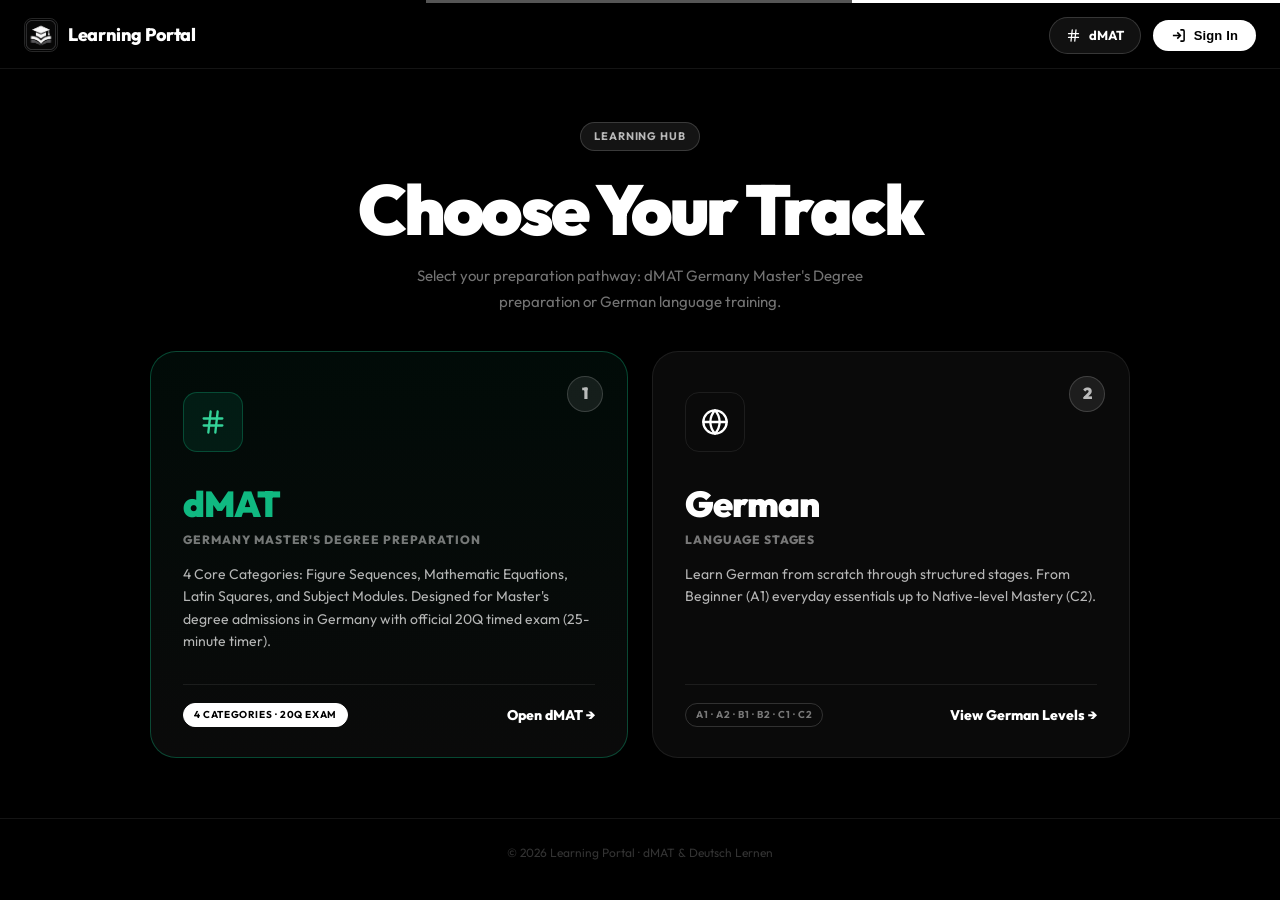
<file: index.html>
<!DOCTYPE html>
<html lang="de">
<head>
  <meta charset="UTF-8"/>
  <meta name="viewport" content="width=device-width,initial-scale=1.0,viewport-fit=cover"/>
  <meta name="mobile-web-app-capable" content="yes"/>
  <meta name="apple-mobile-web-app-capable" content="yes"/>
  <meta name="apple-mobile-web-app-status-bar-style" content="black-translucent"/>
  <title>Learning Portal – dMAT &amp; Deutsch</title>
  <meta name="description" content="Select your track: dMAT Germany Master's Degree preparation or German language courses from A1 to C2."/>
  <link rel="stylesheet" href="styles.css"/>
  <link rel="stylesheet" href="dmat.css"/>
  <link rel="stylesheet" href="auth.css"/>
  <link rel="icon" type="image/png" href="logo.png"/>
</head>
<body>
<svg style="display:none" xmlns="http://www.w3.org/2000/svg">
  <symbol id="ic-world" viewBox="0 0 24 24" fill="none" stroke="currentColor" stroke-width="2" stroke-linecap="round" stroke-linejoin="round"><circle cx="12" cy="12" r="10"/><line x1="2" y1="12" x2="22" y2="12"/><path d="M12 2a15.3 15.3 0 0 1 4 10 15.3 15.3 0 0 1-4 10 15.3 15.3 0 0 1-4-10 15.3 15.3 0 0 1 4-10z"/></symbol>
  <symbol id="ic-lock" viewBox="0 0 24 24" fill="none" stroke="currentColor" stroke-width="2" stroke-linecap="round" stroke-linejoin="round"><rect x="3" y="11" width="18" height="11" rx="2" ry="2"/><path d="M7 11V7a5 5 0 0 1 10 0v4"/></symbol>
  <symbol id="ic-back" viewBox="0 0 24 24" fill="none" stroke="currentColor" stroke-width="2" stroke-linecap="round" stroke-linejoin="round"><line x1="19" y1="12" x2="5" y2="12"/><polyline points="12 19 5 12 12 5"/></symbol>
  <symbol id="ic-math" viewBox="0 0 24 24" fill="none" stroke="currentColor" stroke-width="2" stroke-linecap="round" stroke-linejoin="round"><line x1="4" y1="9" x2="20" y2="9"/><line x1="4" y1="15" x2="20" y2="15"/><line x1="10" y1="3" x2="8" y2="21"/><line x1="16" y1="3" x2="14" y2="21"/></symbol>
</svg>

<header class="site-header">
  <div class="header-inner">
    <a href="index.html" class="logo">
      <div class="logo-icon"><img src="logo.png" alt="Learning Portal" style="width:100%;height:100%;object-fit:cover;border-radius:7px;display:block;"/></div>
      <span class="logo-text">Learning Portal</span>
    </a>
    <div class="header-actions">
            <a href="dmat.html" class="dmat-btn-sub" style="text-decoration:none;" title="dMAT Portal">
        <svg width="15" height="15" viewBox="0 0 24 24" fill="none" stroke="currentColor" stroke-width="2"><use href="#ic-math"/></svg>
        <span>dMAT</span>
      </a>
    </div>
  </div>
</header>

<main>
  <!-- ══════════════════════════════════════════
       HOME MENU: ONLY 2 OPTIONS (1. dMAT, 2. German)
  ══════════════════════════════════════════ -->
  <section class="container home-menu-section" id="section-home-menu">
    <div class="page-hero" style="text-align: center; padding: 56px 0 36px;">
      <div class="badge">Learning Hub</div>
      <h1>Choose Your Track</h1>
      <p style="margin: 0 auto; max-width: 500px;">Select your preparation pathway: dMAT Germany Master's Degree preparation or German language training.</p>
    </div>

    <div class="cols-2-hub">

      <!-- 1. dMAT Option -->
      <a href="dmat.html" class="glass-card hub-option-card hub-dmat" id="hub-opt-dmat">
        <div class="hub-num-badge">1</div>
        <div class="card-icon dmat-icon-emerald" style="width: 60px; height: 60px;">
          <svg width="28" height="28" viewBox="0 0 24 24"><use href="#ic-math"/></svg>
        </div>
        <div class="hub-info">
          <div class="hub-title">dMAT</div>
          <div class="hub-subtitle">Germany Master's Degree Preparation</div>
          <div class="hub-desc">4 Core Categories: Figure Sequences, Mathematic Equations, Latin Squares, and Subject Modules. Designed for Master's degree admissions in Germany with official 20Q timed exam (25-minute timer).</div>
        </div>
        <div class="hub-footer">
          <span class="card-tag tag-primary">4 Categories · 20Q Exam</span>
          <span class="hub-arrow">Open dMAT →</span>
        </div>
      </a>

      <!-- 2. German Option -->
      <div class="glass-card hub-option-card hub-german" id="hub-opt-german" role="button" tabindex="0">
        <div class="hub-num-badge">2</div>
        <div class="card-icon" style="width: 60px; height: 60px;">
          <svg width="28" height="28" viewBox="0 0 24 24" fill="none" stroke="currentColor" stroke-width="2"><use href="#ic-world"/></svg>
        </div>
        <div class="hub-info">
          <div class="hub-title">German</div>
          <div class="hub-subtitle">Language Stages</div>
          <div class="hub-desc">Learn German from scratch through structured stages. From Beginner (A1) everyday essentials up to Native-level Mastery (C2).</div>
        </div>
        <div class="hub-footer">
          <span class="card-tag">A1 · A2 · B1 · B2 · C1 · C2</span>
          <span class="hub-arrow">View German Levels →</span>
        </div>
      </div>

    </div>
  </section>

  <!-- ══════════════════════════════════════════
       GERMAN LEVELS: REVEALED WHEN GERMAN IS CLICKED
  ══════════════════════════════════════════ -->
  <section class="container hidden" id="section-german-levels" style="padding-bottom: 64px;">
    <div style="padding-top: 32px; margin-bottom: 20px;">
      <button class="back-link-btn" id="btn-back-to-hub">
        <svg width="14" height="14" viewBox="0 0 24 24" fill="none" stroke="currentColor" stroke-width="2.5"><use href="#ic-back"/></svg>
        Back to Options (1. dMAT / 2. German)
      </button>
    </div>

    <div class="page-hero" style="padding: 12px 0 32px;">
      <div class="badge">German</div>
      <h1>Choose Your Level</h1>
      <p>Start from the basics or jump to your level. Each stage builds on the last — from beginner to mastery.</p>
    </div>

    <div class="cards-grid cols-6">
      <a href="a1.html" class="glass-card active-card" id="card-a1">
        <div class="card-icon"><svg width="24" height="24" viewBox="0 0 24 24" fill="none" stroke="currentColor" stroke-width="2"><use href="#ic-world"/></svg></div>
        <div class="card-level">A1</div>
        <div class="card-title">Beginner</div>
        <div class="card-desc">Greetings, numbers, everyday basics</div>
        <span class="card-tag">Start Here</span>
      </a>

      <div class="glass-card locked" id="card-a2">
        <div class="card-icon"><svg width="20" height="20" viewBox="0 0 24 24" fill="none" stroke="currentColor" stroke-width="2"><use href="#ic-lock"/></svg></div>
        <div class="card-level">A2</div>
        <div class="card-title">Elementary</div>
        <div class="card-desc">Simple conversations & routines</div>
        <span class="card-tag">Locked</span>
      </div>

      <div class="glass-card locked" id="card-b1">
        <div class="card-icon"><svg width="20" height="20" viewBox="0 0 24 24" fill="none" stroke="currentColor" stroke-width="2"><use href="#ic-lock"/></svg></div>
        <div class="card-level">B1</div>
        <div class="card-title">Intermediate</div>
        <div class="card-desc">Expressing opinions, travel topics</div>
        <span class="card-tag">Locked</span>
      </div>

      <div class="glass-card locked" id="card-b2">
        <div class="card-icon"><svg width="20" height="20" viewBox="0 0 24 24" fill="none" stroke="currentColor" stroke-width="2"><use href="#ic-lock"/></svg></div>
        <div class="card-level">B2</div>
        <div class="card-title">Upper-Inter.</div>
        <div class="card-desc">Complex discussions, nuance</div>
        <span class="card-tag">Locked</span>
      </div>

      <div class="glass-card locked" id="card-c1">
        <div class="card-icon"><svg width="20" height="20" viewBox="0 0 24 24" fill="none" stroke="currentColor" stroke-width="2"><use href="#ic-lock"/></svg></div>
        <div class="card-level">C1</div>
        <div class="card-title">Advanced</div>
        <div class="card-desc">Fluency, academic language</div>
        <span class="card-tag">Locked</span>
      </div>

      <div class="glass-card locked" id="card-c2">
        <div class="card-icon"><svg width="20" height="20" viewBox="0 0 24 24" fill="none" stroke="currentColor" stroke-width="2"><use href="#ic-lock"/></svg></div>
        <div class="card-level">C2</div>
        <div class="card-title">Mastery</div>
        <div class="card-desc">Native-level proficiency</div>
        <span class="card-tag">Locked</span>
      </div>
    </div>
  </section>
</main>

<footer class="site-footer">
  <p>© 2026 Learning Portal · dMAT &amp; Deutsch Lernen</p>
</footer>

<script>
  (function () {
    const menuSection = document.getElementById('section-home-menu');
    const germanSection = document.getElementById('section-german-levels');
    const optGerman = document.getElementById('hub-opt-german');
    const btnBack = document.getElementById('btn-back-to-hub');

    function showGermanLevels() {
      menuSection.classList.add('hidden');
      germanSection.classList.remove('hidden');
      window.location.hash = 'german';
      window.scrollTo({ top: 0, behavior: 'smooth' });
    }

    function showHomeMenu() {
      germanSection.classList.add('hidden');
      menuSection.classList.remove('hidden');
      history.replaceState(null, '', window.location.pathname);
      window.scrollTo({ top: 0, behavior: 'smooth' });
    }

    if (optGerman) {
      optGerman.addEventListener('click', showGermanLevels);
      optGerman.addEventListener('keydown', (e) => {
        if (e.key === 'Enter' || e.key === ' ') {
          e.preventDefault();
          showGermanLevels();
        }
      });
    }

    if (btnBack) {
      btnBack.addEventListener('click', showHomeMenu);
    }

    // Direct hash check
    if (window.location.hash === '#german') {
      showGermanLevels();
    }
  })();
</script>
  <script src="auth.js"></script>
</body>
</html>
</file>
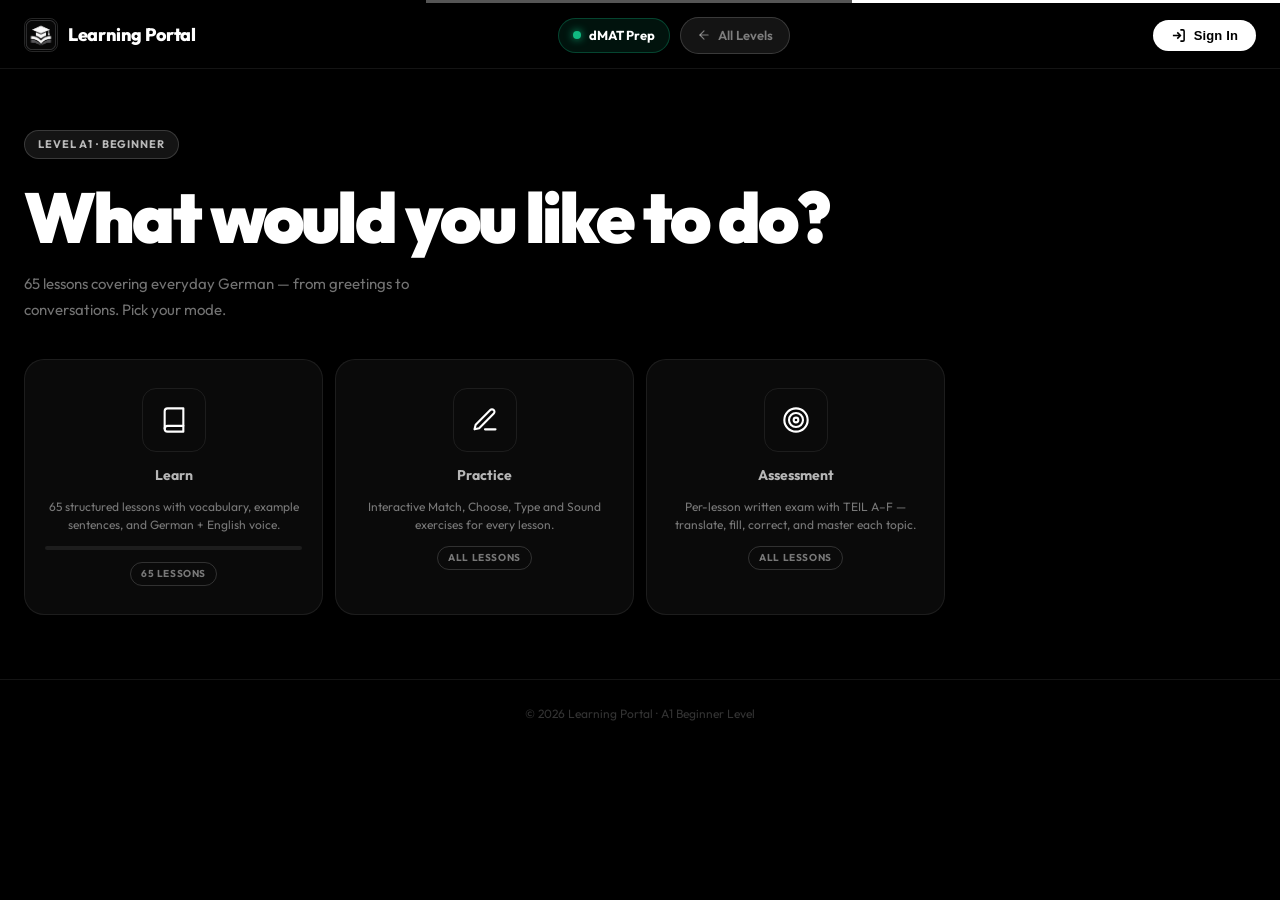
<file: a1.html>
<!DOCTYPE html>
<html lang="de">
<head>
  <meta charset="UTF-8"/>
  <meta name="viewport" content="width=device-width,initial-scale=1.0"/>
  <title>A1 – Beginner | Learning Portal</title>
  <meta name="description" content="A1 German course: Learn, Practice, or Assessment."/>
  <link rel="stylesheet" href="styles.css"/>
  <link rel="stylesheet" href="auth.css"/>
  <link rel="icon" type="image/png" href="logo.png"/>
</head>
<body>
<svg style="display:none" xmlns="http://www.w3.org/2000/svg">
  <symbol id="ic-back" viewBox="0 0 24 24" fill="none" stroke="currentColor" stroke-width="2" stroke-linecap="round" stroke-linejoin="round"><line x1="19" y1="12" x2="5" y2="12"/><polyline points="12 19 5 12 12 5"/></symbol>
  <symbol id="ic-book" viewBox="0 0 24 24" fill="none" stroke="currentColor" stroke-width="1.8" stroke-linecap="round" stroke-linejoin="round"><path d="M4 19.5A2.5 2.5 0 0 1 6.5 17H20"/><path d="M6.5 2H20v20H6.5A2.5 2.5 0 0 1 4 19.5v-15A2.5 2.5 0 0 1 6.5 2z"/></symbol>
  <symbol id="ic-pen" viewBox="0 0 24 24" fill="none" stroke="currentColor" stroke-width="1.8" stroke-linecap="round" stroke-linejoin="round"><path d="M12 20h9"/><path d="M16.5 3.5a2.121 2.121 0 0 1 3 3L7 19l-4 1 1-4 12.5-12.5z"/></symbol>
  <symbol id="ic-target" viewBox="0 0 24 24" fill="none" stroke="currentColor" stroke-width="1.8" stroke-linecap="round" stroke-linejoin="round"><circle cx="12" cy="12" r="10"/><circle cx="12" cy="12" r="6"/><circle cx="12" cy="12" r="2"/></symbol>
  <symbol id="ic-world" viewBox="0 0 24 24" fill="none" stroke="currentColor" stroke-width="2" stroke-linecap="round" stroke-linejoin="round"><circle cx="12" cy="12" r="10"/><line x1="2" y1="12" x2="22" y2="12"/><path d="M12 2a15.3 15.3 0 0 1 4 10 15.3 15.3 0 0 1-4 10 15.3 15.3 0 0 1-4-10 15.3 15.3 0 0 1 4-10z"/></symbol>
</svg>

<header class="site-header">
  <div class="header-inner">
    <a href="index.html" class="logo">
      <div class="logo-icon"><img src="logo.png" alt="Learning Portal" style="width:100%;height:100%;object-fit:cover;border-radius:7px;display:block;"/></div>
      <span class="logo-text">Learning Portal</span>
    </a>
    <div style="display:flex;align-items:center;gap:10px;">
      <a href="dmat.html" class="dmat-nav-btn" id="nav-dmat-link">
        <span class="dmat-nav-dot"></span>
        <span>dMAT Prep</span>
      </a>
      <a href="index.html" class="back-btn">
        <svg width="14" height="14" viewBox="0 0 24 24" fill="none" stroke="currentColor" stroke-width="2.5"><use href="#ic-back"/></svg>
        All Levels
      </a>
    </div>
  </div>
</header>

<main>
  <section class="page-hero container">
    <div class="badge">Level A1 · Beginner</div>
    <h1>What would you like to do?</h1>
    <p>65 lessons covering everyday German — from greetings to conversations. Pick your mode.</p>
  </section>

  <div class="container">
    <div class="cards-grid cols-3">

      <a href="learn.html" class="glass-card action-card" id="btn-learn">
        <div class="card-icon">
          <svg width="28" height="28" viewBox="0 0 24 24" fill="none" stroke="currentColor" stroke-width="1.8"><use href="#ic-book"/></svg>
        </div>
        <div class="card-title">Learn</div>
        <div class="card-desc">65 structured lessons with vocabulary, example sentences, and German + English voice.</div>
        <div class="progress-bar-wrap"><div class="progress-bar" style="width:0%"></div></div>
        <span class="card-tag">65 Lessons</span>
      </a>

      <a href="practice.html" class="glass-card action-card" id="btn-practice">
        <div class="card-icon">
          <svg width="28" height="28" viewBox="0 0 24 24" fill="none" stroke="currentColor" stroke-width="1.8"><use href="#ic-pen"/></svg>
        </div>
        <div class="card-title">Practice</div>
        <div class="card-desc">Interactive Match, Choose, Type and Sound exercises for every lesson.</div>
        <span class="card-tag">All Lessons</span>
      </a>

      <a href="assessment.html" class="glass-card action-card" id="btn-assessment">
        <div class="card-icon">
          <svg width="28" height="28" viewBox="0 0 24 24" fill="none" stroke="currentColor" stroke-width="1.8"><use href="#ic-target"/></svg>
        </div>
        <div class="card-title">Assessment</div>
        <div class="card-desc">Per-lesson written exam with TEIL A–F — translate, fill, correct, and master each topic.</div>
        <span class="card-tag">All Lessons</span>
      </a>

    </div>
  </div>
</main>

<footer class="site-footer">
  <p>© 2026 Learning Portal · A1 Beginner Level</p>
</footer>
  <script src="auth.js"></script>
</body>
</html>
</file>
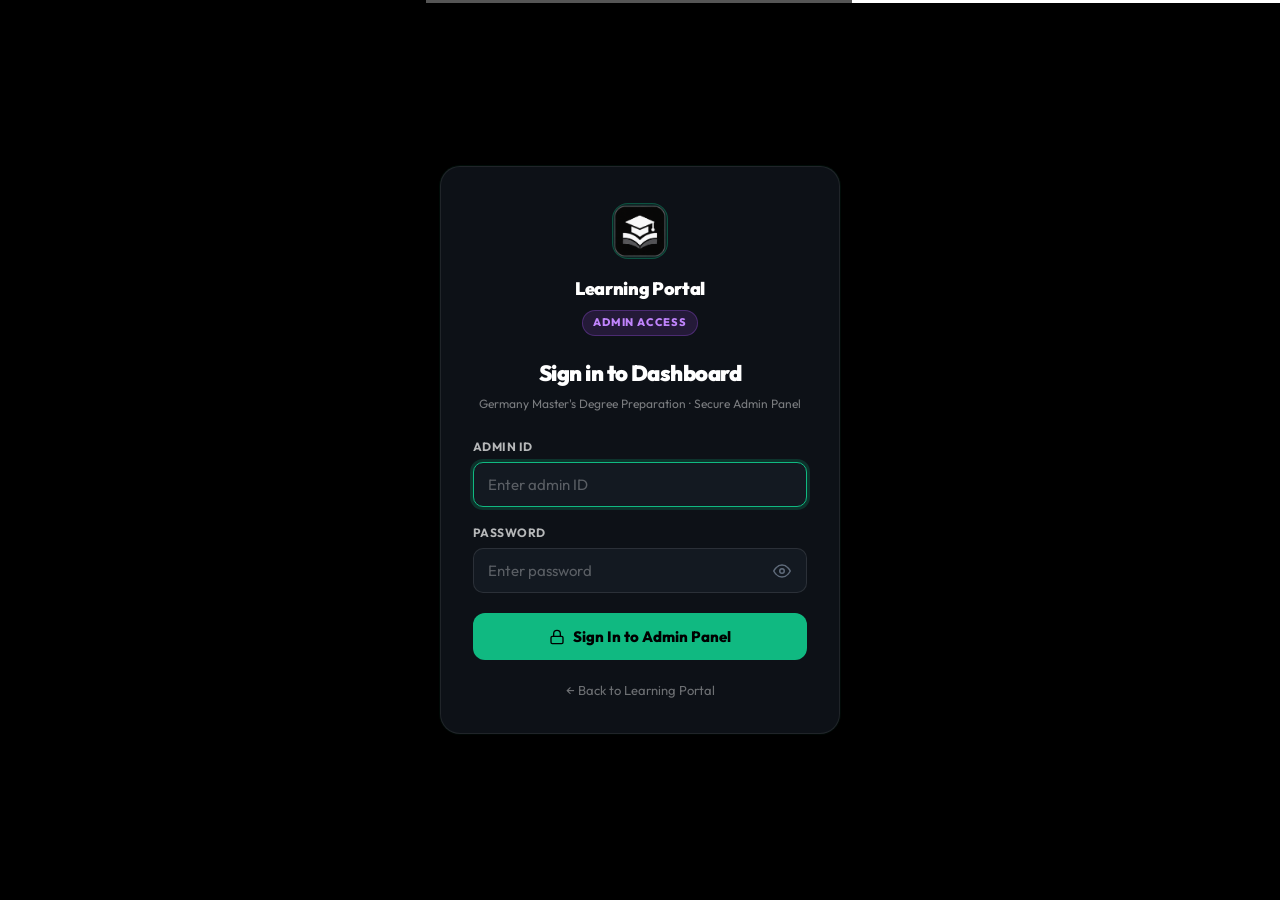
<file: admin.html>
<!DOCTYPE html>
<html lang="en">
<head>
  <meta charset="UTF-8"/>
  <meta name="viewport" content="width=device-width,initial-scale=1.0,viewport-fit=cover"/>
  <meta name="mobile-web-app-capable" content="yes"/>
  <meta name="apple-mobile-web-app-capable" content="yes"/>
  <meta name="apple-mobile-web-app-status-bar-style" content="black-translucent"/>
  <title>Admin Dashboard – Germany Master's Degree Preparation</title>
  <meta name="description" content="Admin Dashboard: Real-time candidate submissions, completion times, and analytics for Germany Master's Degree Preparation."/>
  <link rel="stylesheet" href="styles.css"/>
  <link rel="stylesheet" href="dmat.css"/>
  <link rel="stylesheet" href="admin.css"/>
  <style>
    html, body, .admin-body, .admin-main, .admin-layout, .container {
      background-color: #000 !important;
      color: #fff !important;
    }
  </style>
  <link rel="icon" type="image/png" href="logo.png"/>
</head>
<body class="admin-body">

<!-- SVG Defs -->
<svg style="display:none" xmlns="http://www.w3.org/2000/svg">
  <symbol id="ic-world" viewBox="0 0 24 24" fill="none" stroke="currentColor" stroke-width="2" stroke-linecap="round" stroke-linejoin="round"><circle cx="12" cy="12" r="10"/><line x1="2" y1="12" x2="22" y2="12"/><path d="M12 2a15.3 15.3 0 0 1 4 10 15.3 15.3 0 0 1-4 10 15.3 15.3 0 0 1-4-10 15.3 15.3 0 0 1 4-10z"/></symbol>
  <symbol id="ic-back" viewBox="0 0 24 24" fill="none" stroke="currentColor" stroke-width="2" stroke-linecap="round" stroke-linejoin="round"><line x1="19" y1="12" x2="5" y2="12"/><polyline points="12 19 5 12 12 5"/></symbol>
  <symbol id="ic-math" viewBox="0 0 24 24" fill="none" stroke="currentColor" stroke-width="2" stroke-linecap="round" stroke-linejoin="round"><line x1="4" y1="9" x2="20" y2="9"/><line x1="4" y1="15" x2="20" y2="15"/><line x1="10" y1="3" x2="8" y2="21"/><line x1="16" y1="3" x2="14" y2="21"/></symbol>
  <symbol id="ic-users" viewBox="0 0 24 24" fill="none" stroke="currentColor" stroke-width="2" stroke-linecap="round" stroke-linejoin="round"><path d="M17 21v-2a4 4 0 0 0-4-4H5a4 4 0 0 0-4 4v2"/><circle cx="9" cy="7" r="4"/><path d="M23 21v-2a4 4 0 0 0-3-3.87"/><path d="M16 3.13a4 4 0 0 1 0 7.75"/></symbol>
  <symbol id="ic-check" viewBox="0 0 24 24" fill="none" stroke="currentColor" stroke-width="2.5" stroke-linecap="round" stroke-linejoin="round"><polyline points="20 6 9 17 4 12"/></symbol>
  <symbol id="ic-timer" viewBox="0 0 24 24" fill="none" stroke="currentColor" stroke-width="2" stroke-linecap="round" stroke-linejoin="round"><circle cx="12" cy="12" r="10"/><polyline points="12 6 12 12 16 14"/></symbol>
  <symbol id="ic-download" viewBox="0 0 24 24" fill="none" stroke="currentColor" stroke-width="2" stroke-linecap="round" stroke-linejoin="round"><path d="M21 15v4a2 2 0 0 1-2 2H5a2 2 0 0 1-2-2v-4"/><polyline points="7 10 12 15 17 10"/><line x1="12" y1="15" x2="12" y2="3"/></symbol>
  <symbol id="ic-refresh" viewBox="0 0 24 24" fill="none" stroke="currentColor" stroke-width="2" stroke-linecap="round" stroke-linejoin="round"><polyline points="23 4 23 10 17 10"/><polyline points="1 20 1 14 7 14"/><path d="M3.51 9a9 9 0 0 1 14.85-3.36L23 10M1 14l4.64 4.36A9 9 0 0 0 20.49 15"/></symbol>
  <symbol id="ic-plus" viewBox="0 0 24 24" fill="none" stroke="currentColor" stroke-width="2" stroke-linecap="round" stroke-linejoin="round"><line x1="12" y1="5" x2="12" y2="19"/><line x1="5" y1="12" x2="19" y2="12"/></symbol>
  <symbol id="ic-lock" viewBox="0 0 24 24" fill="none" stroke="currentColor" stroke-width="2" stroke-linecap="round" stroke-linejoin="round"><rect x="3" y="11" width="18" height="11" rx="2" ry="2"/><path d="M7 11V7a5 5 0 0 1 10 0v4"/></symbol>
  <symbol id="ic-logout" viewBox="0 0 24 24" fill="none" stroke="currentColor" stroke-width="2" stroke-linecap="round" stroke-linejoin="round"><path d="M9 21H5a2 2 0 0 1-2-2V5a2 2 0 0 1 2-2h4"/><polyline points="16 17 21 12 16 7"/><line x1="21" y1="12" x2="9" y2="12"/></symbol>
</svg>

<!-- ══════════════════════════════════════════
     ADMIN LOGIN SCREEN
══════════════════════════════════════════ -->
<div id="admin-login-screen" class="admin-login-screen">
  <div class="login-card">
    <div class="login-logo">
      <div class="login-logo-icon"><img src="logo.png" alt="Learning Portal" style="width:100%;height:100%;object-fit:cover;border-radius:14px;display:block;"/></div>
    </div>
    <div class="login-brand">
      <span class="login-site-name">Learning Portal</span>
      <span class="login-admin-badge">Admin Access</span>
    </div>
    <h2 class="login-title">Sign in to Dashboard</h2>
    <p class="login-subtitle">Germany Master's Degree Preparation · Secure Admin Panel</p>

    <form id="admin-login-form" class="login-form" autocomplete="off" novalidate>
      <div class="login-field">
        <label for="login-username">Admin ID</label>
        <input
          type="text"
          id="login-username"
          class="login-input"
          placeholder="Enter admin ID"
          autocomplete="username"
          spellcheck="false"
        />
      </div>

      <div class="login-field">
        <label for="login-password">Password</label>
        <div class="login-pwd-wrap">
          <input
            type="password"
            id="login-password"
            class="login-input"
            placeholder="Enter password"
            autocomplete="current-password"
          />
          <button type="button" id="toggle-pwd-visibility" class="toggle-pwd-btn" tabindex="-1" aria-label="Toggle password visibility">
            <svg class="eye-icon" width="18" height="18" viewBox="0 0 24 24" fill="none" stroke="currentColor" stroke-width="2" stroke-linecap="round" stroke-linejoin="round">
              <path d="M1 12s4-8 11-8 11 8 11 8-4 8-11 8-11-8-11-8z"></path>
              <circle cx="12" cy="12" r="3"></circle>
            </svg>
          </button>
        </div>
      </div>

      <div id="login-error" class="login-error hidden"></div>

      <button type="submit" class="login-submit-btn">
        <svg width="16" height="16" viewBox="0 0 24 24" fill="none" stroke="currentColor" stroke-width="2.5"><use href="#ic-lock"/></svg>
        Sign In to Admin Panel
      </button>
    </form>

    <a href="index.html" class="login-back-link">← Back to Learning Portal</a>
  </div>
</div>

<!-- ══════════════════════════════════════════
     DASHBOARD CONTENT (hidden until login)
══════════════════════════════════════════ -->
<div id="admin-dashboard-content" class="hidden">

<!-- Header -->
<header class="site-header admin-header">
  <div class="header-inner">
    <div class="header-left">
      <a href="index.html" class="logo">
        <div class="logo-icon"><img src="logo.png" alt="Learning Portal" style="width:100%;height:100%;object-fit:cover;border-radius:7px;display:block;"/></div>
        <span class="logo-text">Learning Portal</span>
      </a>
      <span class="admin-badge">Admin</span>
      <div class="live-status-pill">
        <span class="live-dot"></span>
        <span class="live-text">Real-Time Sync Active</span>
      </div>
    </div>

    <div class="header-actions">
      <button id="admin-logout-btn" class="admin-logout-btn" title="Sign out of admin panel">
        <svg width="15" height="15" viewBox="0 0 24 24" fill="none" stroke="currentColor" stroke-width="2"><use href="#ic-logout"/></svg>
        <span class="logout-label">Logout</span>
      </button>
      <a href="dmat.html" class="dmat-btn-sub">
        <svg width="15" height="15" viewBox="0 0 24 24" fill="none" stroke="currentColor" stroke-width="2"><use href="#ic-math"/></svg>
        <span>Portal</span>
      </a>
      <a href="index.html" class="back-btn">
        <svg width="14" height="14" viewBox="0 0 24 24" fill="none" stroke="currentColor" stroke-width="2.5"><use href="#ic-back"/></svg>
        Home
      </a>
    </div>
  </div>
</header>

<main class="admin-main">
  <div class="container">

    <!-- Admin Hero -->
    <div class="admin-hero">
      <div class="admin-hero-top">
        <span class="badge">dMAT Assessment Administration · Germany Master's Degree</span>
        <div class="admin-last-sync" id="admin-last-sync">
          <svg width="13" height="13" viewBox="0 0 24 24" fill="none" stroke="currentColor" stroke-width="2"><circle cx="12" cy="12" r="10"/><polyline points="12 6 12 12 16 14"/></svg>
          <span>Live Stamped: <strong id="live-time-now">Loading...</strong></span>
        </div>
      </div>
      <h1>Candidate Submissions &amp; Completion Times</h1>
      <p>Live real-time monitoring of all candidate attempts, accuracy scores, detailed algebraic answer sheets, and speed metrics for German university Master's degree preparation.</p>
    </div>

    <!-- 5 KPI Cards -->
    <div class="admin-kpi-grid">
      <div class="glass-card kpi-card">
        <div class="kpi-icon icon-emerald"><svg width="22" height="22" viewBox="0 0 24 24"><use href="#ic-users"/></svg></div>
        <div class="kpi-info">
          <span class="kpi-label">Total Candidates</span>
          <span class="kpi-val" id="kpi-total-candidates">0</span>
          <span class="kpi-sub">Evaluated records</span>
        </div>
      </div>

      <div class="glass-card kpi-card">
        <div class="kpi-icon icon-blue"><svg width="22" height="22" viewBox="0 0 24 24"><use href="#ic-check"/></svg></div>
        <div class="kpi-info">
          <span class="kpi-label">Average Score</span>
          <span class="kpi-val" id="kpi-avg-score">0%</span>
          <span class="kpi-sub">Overall accuracy</span>
        </div>
      </div>

      <div class="glass-card kpi-card">
        <div class="kpi-icon icon-amber"><svg width="22" height="22" viewBox="0 0 24 24"><use href="#ic-timer"/></svg></div>
        <div class="kpi-info">
          <span class="kpi-label">Avg Completion Time</span>
          <span class="kpi-val" id="kpi-avg-time">0m 00s</span>
          <span class="kpi-sub">Pace per candidate</span>
        </div>
      </div>

      <div class="glass-card kpi-card">
        <div class="kpi-icon icon-purple"><svg width="22" height="22" viewBox="0 0 24 24"><use href="#ic-math"/></svg></div>
        <div class="kpi-info">
          <span class="kpi-label">Pass Rate (≥60%)</span>
          <span class="kpi-val" id="kpi-pass-rate">100%</span>
          <span class="kpi-sub">Qualified candidates</span>
        </div>
      </div>

      <div class="glass-card kpi-card">
        <div class="kpi-icon icon-gold"><span class="kpi-badge-top">#1</span></div>
        <div class="kpi-info">
          <span class="kpi-label">Top Performer</span>
          <span class="kpi-val kpi-val-text" id="kpi-top-candidate">—</span>
          <span class="kpi-sub" id="kpi-top-score">—</span>
        </div>
      </div>
    </div>

    <!-- Controls Toolbar -->
    <div class="admin-toolbar">
      <div class="toolbar-search">
        <svg width="16" height="16" viewBox="0 0 24 24" fill="none" stroke="currentColor" stroke-width="2"><circle cx="11" cy="11" r="8"/><line x1="21" y1="21" x2="16.65" y2="16.65"/></svg>
        <input type="text" id="admin-search-input" placeholder="Search candidate name, difficulty, or date…"/>
      </div>

      <div class="toolbar-filters">
        <select id="admin-filter-difficulty" class="admin-select">
          <option value="all">All Difficulties</option>
          <option value="figures">Figure Sequences (All)</option>
          <option value="fig_easy">Figure Sequences – Easy</option>
          <option value="fig_med">Figure Sequences – Medium</option>
          <option value="fig_hard">Figure Sequences – Hard</option>
          <option value="hard_all">Math Hard (All Sets)</option>
          <option value="hard">Hard – Set 1 (20Q)</option>
          <option value="hard_t2">Hard – Set 2 (20Q)</option>
          <option value="hard_t3">Hard – Set 3 (20Q)</option>
          <option value="hard_t4">Hard – Set 4 (20Q)</option>
          <option value="hard_t5">Hard – Set 5 (20Q)</option>
          <option value="medium">Medium (All Sets)</option>
          <option value="medium_t1">Medium – Set 1 (20Q)</option>
          <option value="medium_t2">Medium – Set 2 (20Q)</option>
          <option value="medium_t3">Medium – Set 3 (20Q)</option>
          <option value="medium_t4">Medium – Set 4 (20Q)</option>
          <option value="medium_t5">Medium – Set 5 (20Q)</option>
          <option value="easy">Easy</option>
        </select>
        <select id="admin-sort-by" class="admin-select">
          <option value="recent">Most Recent</option>
          <option value="score-desc">Highest Score</option>
          <option value="time-asc">Fastest Completion</option>
          <option value="name-asc">Name (A–Z)</option>
        </select>
      </div>

      <div class="toolbar-actions">
        <button class="btn-admin-action" id="btn-export-csv" title="Export to CSV">
          <svg width="15" height="15" viewBox="0 0 24 24"><use href="#ic-download"/></svg>
          <span>CSV</span>
        </button>
        <button class="btn-admin-action" id="btn-simulate-candidate" title="Add candidate test record">
          <svg width="15" height="15" viewBox="0 0 24 24"><use href="#ic-plus"/></svg>
          <span>+ Add</span>
        </button>
        <button class="btn-admin-action btn-refresh" id="btn-refresh-data" title="Refresh live data">
          <svg width="15" height="15" viewBox="0 0 24 24"><use href="#ic-refresh"/></svg>
          <span>Refresh</span>
        </button>
        <button class="btn-admin-action btn-danger" id="btn-clear-all-data" title="Clear all submission records" style="color:#ef4444; border-color:rgba(239,68,68,0.35);">
          <span>✕ Clear All</span>
        </button>
      </div>
    </div>

    <!-- Main Table Section -->
    <div class="glass-card admin-table-card">
      <div class="table-card-head">
        <div>
          <h3>Live Candidate Submissions</h3>
          <p class="table-sub">Real-time completion timestamps, accuracy scores, and detailed answer sheet logs.</p>
        </div>
        <div class="table-count-tag">
          Showing <strong id="display-count">0</strong> of <strong id="total-count">0</strong>
        </div>
      </div>

      <div class="admin-table-wrap">
        <table class="admin-table">
          <thead>
                        <tr>
              <th style="width:45px">#</th>
              <th>Candidate Name</th>
              <th>Test Set</th>
              <th>Score</th>
              <th>Time Taken</th>
              <th>Date &amp; Time</th>
              <th style="text-align:right">Actions</th>
            </tr>
          </thead>
          <tbody id="admin-table-body">
          </tbody>
        </table>

        <div class="admin-empty-state hidden" id="admin-empty-state">
          <svg width="40" height="40" viewBox="0 0 24 24" fill="none" stroke="currentColor" stroke-width="1.5"><use href="#ic-users"/></svg>
          <h4>No Candidate Records Yet</h4>
          <p>Results will appear here instantly as candidates complete tests on any device.</p>
        </div>
      </div>
    </div>

  </div><!-- /container -->
</main>

<footer class="site-footer">
  <p>© 2026 Learning Portal · dMAT Germany Master's Degree Examination System</p>
</footer>

</div><!-- /admin-dashboard-content -->

<!-- ══════════════════════════════════════════
     MODAL 1: CANDIDATE ANSWER SHEET INSPECT
══════════════════════════════════════════ -->
<div class="dmat-modal-overlay hidden" id="modal-admin-details">
  <div class="dmat-modal-card modal-large">
    <div class="modal-header modal-header-flex">
      <div>
        <h3 id="admin-details-title">Candidate Answer Sheet</h3>
        <div class="sub-details-meta" id="admin-details-meta"></div>
      </div>
      <button class="modal-close-x" id="btn-close-admin-details">✕</button>
    </div>
    <div class="modal-body" style="padding:16px 20px; max-height:72vh; overflow-y:auto;" id="admin-details-body">
    </div>
    <div class="modal-footer">
      <button class="btn-secondary" id="btn-close-admin-details-ft">Close</button>
    </div>
  </div>
</div>

<!-- ══════════════════════════════════════════
     MODAL 2: ADD CANDIDATE TEST
══════════════════════════════════════════ -->
<div class="dmat-modal-overlay hidden" id="modal-add-candidate">
  <div class="dmat-modal-card" style="max-width:480px;">
    <div class="modal-header modal-header-flex">
      <div>
        <h3>+ Record Candidate Test Result</h3>
        <span class="modal-sub">Log a real-time assessment entry for Germany Master's preparation.</span>
      </div>
      <button class="modal-close-x" id="btn-close-add-modal">✕</button>
    </div>
    <div class="modal-body">
      <form id="form-add-candidate">
        <div class="form-group" style="margin-bottom:14px;">
          <label for="new-candidate-name">Candidate Full Name *</label>
          <input type="text" id="new-candidate-name" class="modal-input" placeholder="e.g. Kishore K. / Alex Bauer" required/>
        </div>

        <div class="form-group" style="margin-bottom:14px;">
          <label for="new-candidate-diff">Test Difficulty Track *</label>
          <select id="new-candidate-diff" class="modal-input" style="background:var(--bg-03);color:var(--t-100);">
            <option value="Hard – Set 1">Hard – Set 1 (20 Questions · 25 Minutes)</option>
            <option value="Hard – Set 2">Hard – Set 2 (20 Questions · 25 Minutes)</option>
            <option value="Hard – Set 3">Hard – Set 3 (20 Questions · 25 Minutes)</option>
            <option value="Hard – Set 4">Hard – Set 4 (20 Questions · 25 Minutes)</option>
            <option value="Hard – Set 5">Hard – Set 5 (20 Questions · 25 Minutes)</option>
            <option value="Medium – Set 1">Medium – Set 1 (20 Questions · 25 Minutes)</option>
            <option value="Medium – Set 2">Medium – Set 2 (20 Questions · 25 Minutes)</option>
            <option value="Medium – Set 3">Medium – Set 3 (20 Questions · 25 Minutes)</option>
            <option value="Medium – Set 4">Medium – Set 4 (20 Questions · 25 Minutes)</option>
            <option value="Medium – Set 5">Medium – Set 5 (20 Questions · 25 Minutes)</option>
            <option value="Easy">Easy (5 Questions · 10 Minutes)</option>
          </select>
        </div>

        <div class="form-group" style="margin-bottom:14px;">
          <label for="new-candidate-score">Correct Answers (Score) *</label>
          <input type="number" id="new-candidate-score" class="modal-input" min="0" max="20" value="19" required/>
          <span style="font-size:11px;color:var(--t-45);margin-top:4px;display:block;">Max score: 20 for Hard &amp; Medium, 5 for Easy</span>
        </div>

        <div class="form-group" style="margin-bottom:14px;">
          <label for="new-candidate-time">Completion Time (Minutes) *</label>
          <input type="number" id="new-candidate-time" class="modal-input" min="1" max="25" step="0.5" value="18.5" required/>
        </div>

        <div class="form-group" style="margin-bottom:14px;">
          <label>Submission Timestamp</label>
          <input type="text" id="new-candidate-timestamp" class="modal-input" readonly style="opacity:0.8;"/>
          <span style="font-size:11px;color:#10b981;margin-top:4px;display:block;">Auto-stamped with live real-time date &amp; clock</span>
        </div>
      </form>
    </div>
    <div class="modal-footer">
      <button class="btn-secondary" id="btn-cancel-add">Cancel</button>
      <button class="btn-primary" id="btn-submit-add">Save &amp; Log Result ➔</button>
    </div>
  </div>
</div>

<script src="figures_render.js"></script>
<script src="figures_data.js"></script>
<script src="dmat_data.js"></script>
<script src="latin_data.js"></script>
<script src="cloud_sync.js"></script>
<script src="admin.js"></script>
</body>
</html>
</file>
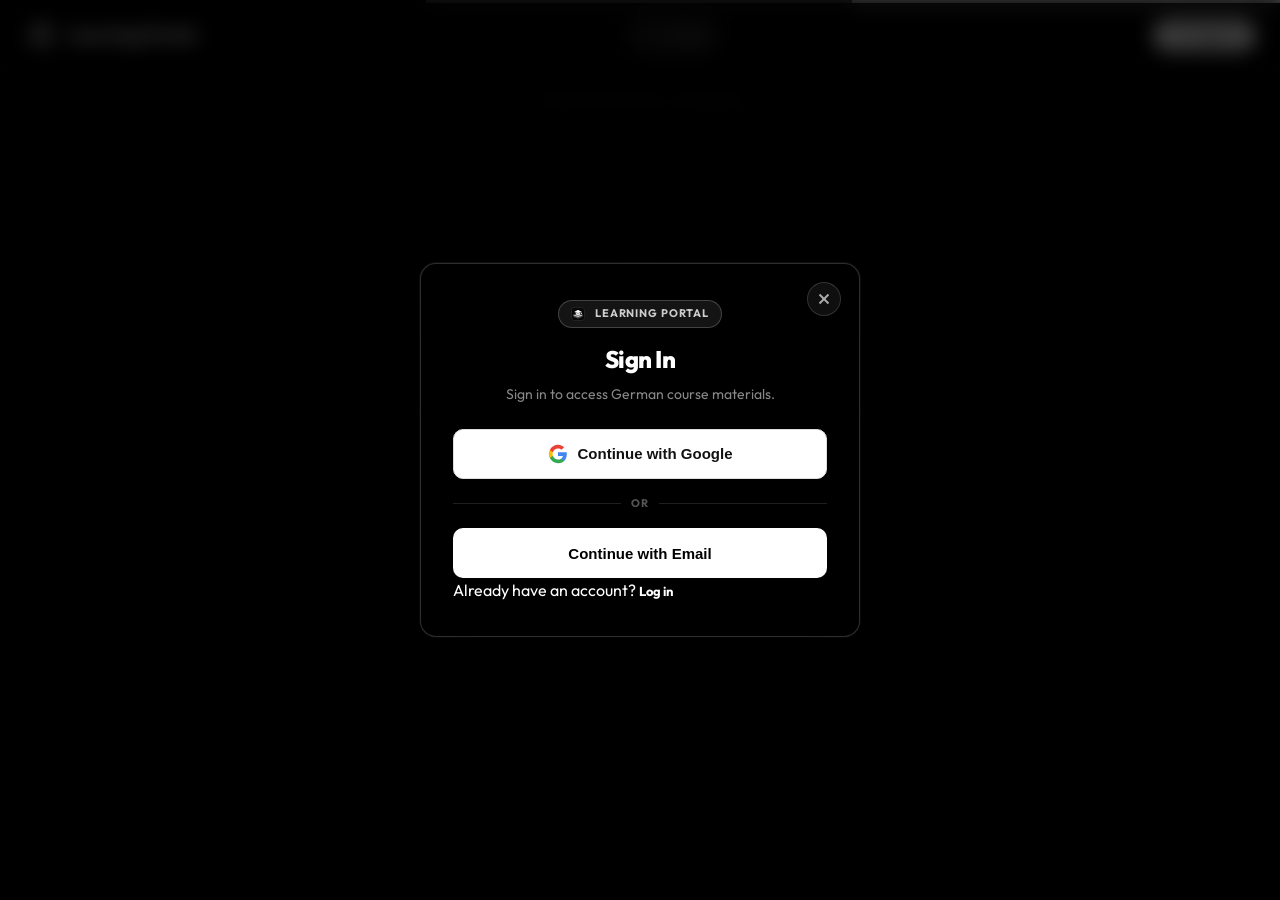
<file: assessment.html>
<!DOCTYPE html>
<html lang="de">
<head>
  <meta charset="UTF-8"/>
  <meta name="viewport" content="width=device-width,initial-scale=1.0"/>
  <title>Assessment – A1 | Learning Portal</title>
  <meta name="description" content="A1 German Assessment – per-lesson exam with TEIL A–F sections."/>
  <link rel="stylesheet" href="styles.css"/>
  <style>
    /* Assessment-only extras */
    .assess-start{
      display:flex;flex-direction:column;align-items:center;justify-content:center;
      min-height:50vh;gap:16px;text-align:center;padding:32px;
    }
    .assess-start h2{font-size:22px;font-weight:800;letter-spacing:-.02em;}
    .assess-start p{font-size:14px;color:var(--t-45);max-width:340px;line-height:1.65;}

    /* A/B/C tags */
    .teil-tag{
      font-size:11px;font-weight:800;letter-spacing:.08em;text-transform:uppercase;
      padding:3px 10px;border-radius:50px;border:1px solid var(--border-md);
      color:var(--t-70);display:inline-block;margin-bottom:8px;
    }

    /* Fill / blank row */
    .fill-row{display:flex;align-items:center;gap:8px;flex-wrap:wrap;margin-top:10px;}
    .fill-blank{
      display:inline-block;min-width:120px;padding:8px 12px;
      border-bottom:2px solid var(--border-hi);
      background:transparent;border-top:none;border-left:none;border-right:none;
      color:var(--t-100);font-family:var(--font);font-size:14px;font-weight:600;
      outline:none;text-align:center;transition:var(--ease);
    }
    .fill-blank:focus{border-bottom-color:var(--t-100);}
    .fill-blank.correct{border-bottom-color:var(--t-100);}
    .fill-blank.wrong{opacity:.5;}

    /* Textarea for longer answers */
    textarea.fill-input{
      resize:vertical;min-height:60px;font-size:13px;
      line-height:1.55;padding:10px 12px;
    }

    /* Show all answers - sticky footer */
    .show-all-footer{
      padding:20px 26px;border-top:1px solid var(--border-lo);
      display:flex;align-items:center;justify-content:center;gap:12px;flex-wrap:wrap;
      background:var(--bg);position:sticky;bottom:0;z-index:50;
    }
    .reveal-note{font-size:11px;color:var(--t-45);}

    /* Answer panel override - white on dark */
    .ans-panel{
      display:none;margin-top:12px;padding:12px 14px;
      border-radius:var(--r-md);background:var(--bg-03);
      border:1px solid var(--border-md);border-left:2px solid var(--t-100);
    }
    .ans-panel.open{display:block;animation:fadeIn .2s ease;}
    @keyframes fadeIn{from{opacity:0;transform:translateY(-4px);}to{opacity:1;transform:translateY(0);}}

    /* Section scroll space */
    .q-area{padding-bottom:8px;}
    .q-area + .q-area{padding-top:0;}

    @media(max-width:860px){
      /* Show-all footer smaller on mobile */
      .show-all-footer{padding:14px 16px;}
    }
  </style>
  <link rel="stylesheet" href="auth.css"/>
  <link rel="icon" type="image/png" href="logo.png"/>
</head>
<body>

<!-- SVG Defs -->
<svg style="display:none" xmlns="http://www.w3.org/2000/svg">
  <symbol id="ic-back" viewBox="0 0 24 24" fill="none" stroke="currentColor" stroke-width="2" stroke-linecap="round" stroke-linejoin="round">
    <line x1="19" y1="12" x2="5" y2="12"/><polyline points="12 19 5 12 12 5"/>
  </symbol>
  <symbol id="ic-eye" viewBox="0 0 24 24" fill="none" stroke="currentColor" stroke-width="2" stroke-linecap="round" stroke-linejoin="round">
    <path d="M1 12s4-8 11-8 11 8 11 8-4 8-11 8-11-8-11-8z"/><circle cx="12" cy="12" r="3"/>
  </symbol>
  <symbol id="ic-eye-off" viewBox="0 0 24 24" fill="none" stroke="currentColor" stroke-width="2" stroke-linecap="round" stroke-linejoin="round">
    <path d="M17.94 17.94A10.07 10.07 0 0 1 12 20c-7 0-11-8-11-8a18.45 18.45 0 0 1 5.06-5.94"/>
    <path d="M9.9 4.24A9.12 9.12 0 0 1 12 4c7 0 11 8 11 8a18.5 18.5 0 0 1-2.16 3.19"/>
    <line x1="1" y1="1" x2="23" y2="23"/>
  </symbol>
  <symbol id="ic-check" viewBox="0 0 24 24" fill="none" stroke="currentColor" stroke-width="2.5" stroke-linecap="round" stroke-linejoin="round">
    <polyline points="20 6 9 17 4 12"/>
  </symbol>
  <symbol id="ic-list" viewBox="0 0 24 24" fill="none" stroke="currentColor" stroke-width="2" stroke-linecap="round" stroke-linejoin="round">
    <line x1="8" y1="6" x2="21" y2="6"/><line x1="8" y1="12" x2="21" y2="12"/><line x1="8" y1="18" x2="21" y2="18"/>
    <line x1="3" y1="6" x2="3.01" y2="6"/><line x1="3" y1="12" x2="3.01" y2="12"/><line x1="3" y1="18" x2="3.01" y2="18"/>
  </symbol>
  <symbol id="ic-world" viewBox="0 0 24 24" fill="none" stroke="currentColor" stroke-width="2" stroke-linecap="round" stroke-linejoin="round">
    <circle cx="12" cy="12" r="10"/><line x1="2" y1="12" x2="22" y2="12"/>
    <path d="M12 2a15.3 15.3 0 0 1 4 10 15.3 15.3 0 0 1-4 10 15.3 15.3 0 0 1-4-10 15.3 15.3 0 0 1 4-10z"/>
  </symbol>
</svg>

<header class="site-header">
  <div class="header-inner">
    <a href="index.html" class="logo">
      <div class="logo-icon"><img src="logo.png" alt="Learning Portal" style="width:100%;height:100%;object-fit:cover;border-radius:7px;display:block;"/></div>
      <span class="logo-text">Learning Portal</span>
    </a>
    <a href="a1.html" class="back-btn">
      <svg width="14" height="14" viewBox="0 0 24 24" fill="none" stroke="currentColor" stroke-width="2.5"><use href="#ic-back"/></svg>
      A1 Hub
    </a>
  </div>
</header>

<div class="tw-layout">

  <!-- ── Sidebar ─────────────────────────── -->
  <!-- Mobile overlay -->
  <div class="mob-overlay" id="assessOverlay" onclick="closeMobSidebar()"></div>

  <aside class="tw-sidebar" id="sidebar">
    <div class="tw-sidebar-head">
      <h3>Assessment by Lesson</h3>
    </div>
    <div class="lesson-list" id="lessonList"></div>
  </aside>

  <!-- ── Main ───────────────────────────── -->
  <main class="tw-main" id="mainPanel">

    <!-- Header -->
    <div class="tw-panel-head">
      <div style="display:flex;align-items:center;gap:10px;">
        <button class="mob-sidebar-btn" onclick="openMobSidebar()">
          <svg width="15" height="15" viewBox="0 0 24 24" fill="none" stroke="currentColor" stroke-width="2"><line x1="3" y1="6" x2="21" y2="6"/><line x1="3" y1="12" x2="21" y2="12"/><line x1="3" y1="18" x2="21" y2="18"/></svg>
          Lessons
        </button>
        <div>
          <div class="tw-panel-title" id="panelTitle">Assessment</div>
          <div class="tw-panel-sub" id="panelSub">Select a lesson from the sidebar to begin</div>
        </div>
      </div>
    </div>

    <!-- Content: landing or assessment -->
    <div id="landingView" class="assess-start">
      <svg width="48" height="48" viewBox="0 0 24 24" fill="none" stroke="currentColor" stroke-width="1.5" opacity=".4"><use href="#ic-list"/></svg>
      <h2>Choose a Lesson</h2>
      <p>Select any lesson from the sidebar to start the written assessment for that lesson.</p>
    </div>

    <!-- Assessment sections (TEIL A–F) – generated per lesson -->
    <div id="assessView" class="hidden">

      <!-- TEIL A – Multiple Choice -->
      <div class="q-area" id="teilA">
        <div class="teil-banner">
          <div class="teil-tag">TEIL A</div>
          <h2>Multiple Choice Fragen</h2>
          <p>Choose the correct answer. Circle or note your answer (A / B / C / D).</p>
        </div>
        <div id="teilABody"></div>
      </div>

      <!-- TEIL B – Fill in the blank / Lückentext -->
      <div class="q-area" id="teilB" style="border-top:1px solid var(--border-lo);padding-top:18px;">
        <div class="teil-banner">
          <div class="teil-tag">TEIL B</div>
          <h2>Lückentext (Fill in the Blank)</h2>
          <p>Complete each sentence with the correct German word from the lesson.</p>
        </div>
        <div id="teilBBody"></div>
      </div>

      <!-- TEIL C – Fehler finden -->
      <div class="q-area" id="teilC" style="border-top:1px solid var(--border-lo);padding-top:18px;">
        <div class="teil-banner">
          <div class="teil-tag">TEIL C</div>
          <h2>Fehler finden und korrigieren</h2>
          <p>Each sentence has one mistake. Find it and rewrite the sentence correctly in your notes.</p>
        </div>
        <div id="teilCBody"></div>
      </div>

      <!-- TEIL D – German → English -->
      <div class="q-area" id="teilD" style="border-top:1px solid var(--border-lo);padding-top:18px;">
        <div class="teil-banner">
          <div class="teil-tag">TEIL D</div>
          <h2>Deutsch → Englisch</h2>
          <p>Write the English meaning for each German word or phrase below.</p>
        </div>
        <div id="teilDBody"></div>
      </div>

      <!-- TEIL E – English → German -->
      <div class="q-area" id="teilE" style="border-top:1px solid var(--border-lo);padding-top:18px;">
        <div class="teil-banner">
          <div class="teil-tag">TEIL E</div>
          <h2>Englisch → Deutsch</h2>
          <p>Write the correct German word or phrase for each English prompt.</p>
        </div>
        <div id="teilEBody"></div>
      </div>

      <!-- TEIL F – Meisterprüfung -->
      <div class="q-area" id="teilF" style="border-top:1px solid var(--border-lo);padding-top:18px;">
        <div class="teil-banner">
          <div class="teil-tag">TEIL F</div>
          <h2>Meisterprüfung</h2>
          <p>Complete each challenge carefully. Use correct words, pronouns, and sentence structure.</p>
        </div>
        <div id="teilFBody"></div>
      </div>

      <!-- SHOW ALL ANSWERS – sticky at bottom -->
      <div class="show-all-footer">
        <span class="reveal-note">Write your answers first, then reveal:</span>
        <button class="btn btn-primary" id="revealBtn" onclick="toggleRevealAll()">
          <svg width="14" height="14" viewBox="0 0 24 24" fill="none" stroke="currentColor" stroke-width="2"><use href="#ic-eye"/></svg>
          &nbsp;Show All Answers
        </button>
      </div>

    </div><!-- /assessView -->

  </main>
</div>

<footer class="site-footer">
  <p>© 2026 Learning Portal · A1 Assessment</p>
</footer>

<script src="lessons.js"></script>
<script>
/* ════════════════════════════════════════════════
   STATE
════════════════════════════════════════════════ */
let cur = null;
let revealed = false;
let qNum = 0;   // global question counter per render

/* ════════════════════════════════════════════════
   SIDEBAR
════════════════════════════════════════════════ */
(function buildSidebar(){
  const list = document.getElementById('lessonList');
  LESSONS.forEach(l => {
    const el = document.createElement('div');
    el.className = 'lesson-item'; el.id = 'li-' + l.id;
    el.innerHTML = `<div class="lesson-num">${l.id}</div><div class="lesson-name">${l.title}</div>`;
    el.onclick = () => { loadLesson(l.id); closeMobSidebar(); };
    list.appendChild(el);
  });
})();

function openMobSidebar(){
  document.getElementById('sidebar').classList.add('mob-open');
  document.getElementById('assessOverlay').classList.add('show');
}
function closeMobSidebar(){
  document.getElementById('sidebar').classList.remove('mob-open');
  document.getElementById('assessOverlay').classList.remove('show');
}

/* ════════════════════════════════════════════════
   LOAD LESSON
════════════════════════════════════════════════ */
function loadLesson(id){
  cur = LESSONS.find(l => l.id === id);
  if(!cur) return;
  revealed = false;
  document.querySelectorAll('.lesson-item').forEach(e => e.classList.remove('active'));
  document.getElementById('li-' + id).classList.add('active');
  document.getElementById('panelTitle').textContent = `L${id}: ${cur.title}`;
  document.getElementById('panelSub').textContent = `${cur.german} · A1 Written Assessment`;
  document.getElementById('revealBtn').innerHTML = `<svg width="14" height="14" viewBox="0 0 24 24" fill="none" stroke="currentColor" stroke-width="2"><use href="#ic-eye"/></svg>&nbsp;Show All Answers`;
  document.getElementById('landingView').classList.add('hidden');
  document.getElementById('assessView').classList.remove('hidden');
  buildAssessment();
}

/* ════════════════════════════════════════════════
   BUILD ASSESSMENT (all TEIL sections)
════════════════════════════════════════════════ */
function buildAssessment(){
  qNum = 0;
  const vocab = cur.vocab;
  const examples = (cur.examples||[]).map(e=>({de:e.de,en:e.en}));
  const all = [...vocab, ...examples];

  buildTeilA(all);   // Multiple choice
  buildTeilB(all);   // Fill in blank
  buildTeilC(all);   // Error correction
  buildTeilD(all);   // DE → EN
  buildTeilE(all);   // EN → DE
  buildTeilF(all);   // Meisterprüfung
}

/* ── TEIL A – Multiple Choice ─────────────────── */
function buildTeilA(all){
  const count = Math.min(10, all.length);
  const pool = shuffle(all).slice(0, count);
  let html = '';
  pool.forEach(item => {
    qNum++;
    const d2e = Math.random() > .4;
    const correct = d2e ? item.en : item.de;
    const wrongPool = shuffle(all.filter(x => x.en !== item.en));
    const distractors = wrongPool.slice(0,3).map(x => d2e ? x.en : x.de);
    const opts = shuffle([correct, ...distractors]);
    const labels = ['A','B','C','D'];
    const correctLabel = labels[opts.indexOf(correct)];
    html += `
      <div class="q-card" style="margin-bottom:12px;">
        <div class="q-num-row">
          <div class="q-badge">${qNum}</div>
          <div class="q-body">
            <div class="q-note">${d2e?'Translate German → English:':'Translate English → German:'}</div>
            <div class="q-text"><span class="hl">${d2e?item.de:item.en}</span></div>
            <div class="mc-opts" style="margin-top:12px;">
              ${opts.map((o,oi)=>`<div class="mc-opt" style="cursor:default;display:flex;gap:6px;align-items:center;">
                <span style="font-weight:800;color:var(--t-45);min-width:16px;">${labels[oi]}</span>${o}
              </div>`).join('')}
            </div>
            ${ansBox(correct, `Correct: ${correctLabel}) ${correct}`)}
          </div>
        </div>
      </div>`;
  });
  document.getElementById('teilABody').innerHTML = html;
}

/* ── TEIL B – Fill in Blank ───────────────────── */
function buildTeilB(all){
  // Prefer example sentences (longer, richer context); supplement with vocab
  const exs = (cur.examples||[]).map(e=>({de:e.de,en:e.en,isExample:true}));
  const voc = [...cur.vocab].map(v=>({...v,isExample:false}));
  // Combine: examples first so we get real sentences, then vocab
  const combined = [...shuffle(exs), ...shuffle(voc)];
  const pool = combined.slice(0, Math.min(8, combined.length));
  let html = '';
  pool.forEach(item => {
    qNum++;
    const sentence = makeFillSentence(item);
    html += `
      <div class="q-card" style="margin-bottom:12px;">
        <div class="q-num-row">
          <div class="q-badge">${qNum}</div>
          <div class="q-body">
            <div class="q-text">${sentence.display}</div>
            <div class="q-note">Fill in the blank with the correct German word.</div>
            ${ansBox(sentence.answer, sentence.full)}
          </div>
        </div>
      </div>`;
  });
  document.getElementById('teilBBody').innerHTML = html;
}

function makeFillSentence(item){
  const BLANK = '<span style="display:inline-block;min-width:90px;height:2px;background:var(--border-hi);vertical-align:middle;margin:0 6px;border-radius:1px;font-size:1px;">&nbsp;</span>';
  const de = item.de;
  const en = item.en;
  const words = de.split(/\s+/).filter(w => w.length > 0);

  // For true example sentences (3+ meaningful words), blank the most significant word
  if(item.isExample && words.length >= 3){
    const stopWords = new Set(['ich','du','er','sie','es','wir','ihr','und','oder','aber','die','der','das','den','dem','des','ein','eine','einen','einem','einer','ist','bin','bist','sind','seid','hat','habe','hast','haben','habt','in','an','auf','bei','mit','von','zu','aus','im','am','a','the','is','are','was','were']);
    let best = null, bestScore = -1;
    words.forEach((w, i) => {
      const clean = w.replace(/[!?,.:;"'()]/g, '');
      if(clean.length < 3) return;
      const score = clean.length * (stopWords.has(clean.toLowerCase()) ? 0.2 : 1);
      if(score > bestScore){ bestScore = score; best = {w, clean, i}; }
    });
    if(best){
      const displayed = words.map((w, i) => i === best.i ? BLANK : w).join(' ');
      return {
        display: `${displayed} &nbsp;<span class="q-note">[Meaning: ${en}]</span>`,
        hint: 'Fill in the missing German word from the sentence.',
        answer: best.clean,
        full: `${de}  →  ${en}`
      };
    }
  }

  // For short vocab items: build a contextual cloze prompt
  // Handle entries like "0 – null" → extract "null", "groß / klein" → "groß"
  let target = de
    .split('/')[0]         // take first alternative
    .replace(/^\d+\s*[–-]\s*/, '')  // strip "0 – " prefix
    .replace(/\s*\(.*?\)/g, '')     // strip parenthetical notes
    .replace(/[!?.]/g, '')
    .trim();
  if(!target) target = de.split(' ')[0].replace(/[!?,]/g,'');

  const hint_char = target.charAt(0);
  return {
    display: `The German word/phrase for "<strong>${en}</strong>" is ${BLANK}`,
    hint: `Write the correct German. Hint: starts with "${hint_char}"`,
    answer: target,
    full: `${de}  (${en})`
  };
}

/* ── TEIL C – Error Finding ───────────────────── */
function buildTeilC(all){
  const pool = shuffle(all).slice(0, Math.min(6, all.length));
  let html = '';
  pool.forEach(item => {
    qNum++;
    const {wrong, correct, hint} = makeError(item);
    html += `
      <div class="q-card" style="margin-bottom:12px;">
        <div class="q-num-row">
          <div class="q-badge">${qNum}</div>
          <div class="q-body">
            <div class="q-note">Find and correct the mistake:</div>
            <div class="q-text" style="text-decoration:underline;text-underline-offset:3px;">${wrong}</div>
            ${item.en ? `<div class="q-note" style="margin-top:4px;">Meaning: ${item.en}</div>` : ''}
            ${ansBox(correct, hint)}
          </div>
        </div>
      </div>`;
  });
  document.getElementById('teilCBody').innerHTML = html;
}

function makeError(item){
  // Introduce a simple error: wrong capitalisation or missing umlaut
  const de = item.de;
  const errors = [
    // Lowercase first letter of a noun (common German error)
    { wrong: de.replace(/^([A-ZÜÖÄ])/, m => m.toLowerCase()),
      correct: de, hint: 'Capitalise the noun.' },
    // Remove umlaut
    { wrong: de.replace('ü','u').replace('ä','a').replace('ö','o').replace('ß','ss').replace('Ä','A').replace('Ö','O').replace('Ü','U'),
      correct: de, hint: 'Check the umlaut (ä/ö/ü/ß).' },
    // Extra space
    { wrong: de + '  !', correct: de, hint: 'Remove the extra space / punctuation.' },
  ].filter(e => e.wrong !== de);
  const chosen = errors.length ? errors[Math.floor(Math.random()*errors.length)] : { wrong: de+'?', correct: de, hint: 'Remove the extra punctuation.' };
  return chosen;
}

/* ── TEIL D – DE → EN ─────────────────────────── */
function buildTeilD(all){
  const count = Math.min(10, all.length);
  const pool = shuffle(all).slice(0, count);
  let html = '';
  pool.forEach(item => {
    qNum++;
    html += `
      <div class="q-card" style="margin-bottom:12px;">
        <div class="q-num-row">
          <div class="q-badge">${qNum}</div>
          <div class="q-body">
            <div class="q-note">What does this mean in English?</div>
            <div class="q-text"><span class="hl">${item.de}</span></div>
            ${ansBox(item.en)}
          </div>
        </div>
      </div>`;
  });
  document.getElementById('teilDBody').innerHTML = html;
}

/* ── TEIL E – EN → DE ─────────────────────────── */
function buildTeilE(all){
  const count = Math.min(10, all.length);
  const pool = shuffle(all).slice(0, count);
  let html = '';
  pool.forEach(item => {
    qNum++;
    html += `
      <div class="q-card" style="margin-bottom:12px;">
        <div class="q-num-row">
          <div class="q-badge">${qNum}</div>
          <div class="q-body">
            <div class="q-note">What is the German for:</div>
            <div class="q-text"><span class="hl">${item.en}</span></div>
            ${ansBox(item.de)}
          </div>
        </div>
      </div>`;
  });
  document.getElementById('teilEBody').innerHTML = html;
}

/* ── TEIL F – Meisterprüfung ─────────────────── */
function buildTeilF(all){
  const challenges = makeMeister(all);
  let html = '';
  challenges.forEach(ch => {
    qNum++;
    html += `
      <div class="q-card" style="margin-bottom:12px;">
        <div class="q-num-row">
          <div class="q-badge">${qNum}</div>
          <div class="q-body">
            <div class="q-note">${ch.instruction}</div>
            <div class="q-text">${ch.question}</div>
            ${ansBox(ch.answer, ch.note||'')}
          </div>
        </div>
      </div>`;
  });
  document.getElementById('teilFBody').innerHTML = html;
}

function makeMeister(all){
  const pool = shuffle(all);
  const challenges = [];

  // 1. Use 3 words in sentences
  if(pool.length >= 3){
    const items = pool.slice(0,3);
    challenges.push({
      instruction:'Use these 3 words in separate German sentences:',
      question: items.map(i=>`<strong>${i.de}</strong>`).join(' &nbsp;|&nbsp; '),
      answer: items.map(i=>`${i.de} → e.g. sentence using "${i.de}" (${i.en})`).join('<br>'),
      note:'Write your own sentences using each word correctly.'
    });
  }

  // 2. Translate a full example sentence
  const exs = cur.examples||[];
  if(exs.length > 0){
    const ex = exs[0];
    challenges.push({
      instruction:'Translate this full sentence into English:',
      question:`<span class="hl">${ex.de}</span>`,
      answer: ex.en,
      note:'Check verb position and all words.'
    });
  }
  if(exs.length > 1){
    const ex2 = exs[1];
    challenges.push({
      instruction:'Translate this English sentence into German:',
      question:`<span class="hl">${ex2.en}</span>`,
      answer: ex2.de,
      note:'Pay attention to word order and special characters.'
    });
  }

  // 3. List all vocab (from memory)
  const half = pool.slice(0, Math.min(5, pool.length));
  challenges.push({
    instruction:'Write the German for each English word from memory:',
    question: half.map((v,i)=>`${i+1}. ${v.en}`).join(' &nbsp;&nbsp; '),
    answer: half.map((v,i)=>`${i+1}. ${v.de}`).join('<br>'),
    note:'No looking! Test your memory first.'
  });

  // 4. Reverse: write English for German
  const half2 = shuffle(pool).slice(0, Math.min(5, pool.length));
  challenges.push({
    instruction:'Write the English for each German word from memory:',
    question: half2.map((v,i)=>`${i+1}. ${v.de}`).join(' &nbsp;&nbsp; '),
    answer: half2.map((v,i)=>`${i+1}. ${v.en}`).join('<br>'),
    note:''
  });

  // 5. Create a mini-dialogue (if lesson has enough examples)
  if(pool.length >= 4){
    const words = shuffle(pool).slice(0,4).map(v=>v.de).join(', ');
    challenges.push({
      instruction:'Build a short 2-line dialogue using any of these words:',
      question: `Words: <strong>${words}</strong>`,
      answer:'Any correct dialogue using at least 2 of the words above.',
      note:'Be creative – focus on correct grammar.'
    });
  }

  return challenges;
}

/* ════════════════════════════════════════════════
   SHOW / HIDE ANSWERS
════════════════════════════════════════════════ */
function ansBox(answer, note=''){
  const id = 'ans-' + Math.random().toString(36).slice(2,8);
  return `
    <div class="ans-panel" id="${id}">
      <div class="ans-label">Answer</div>
      <div class="ans-text">${answer}</div>
      ${note ? `<div class="ans-note">${note}</div>` : ''}
    </div>`;
}

function toggleRevealAll(){
  revealed = !revealed;
  document.querySelectorAll('.ans-panel').forEach(el => el.classList.toggle('open', revealed));
  const btn = document.getElementById('revealBtn');
  if(revealed){
    btn.innerHTML=`<svg width="14" height="14" viewBox="0 0 24 24" fill="none" stroke="currentColor" stroke-width="2"><use href="#ic-eye-off"/></svg>&nbsp;Hide All Answers`;
  } else {
    btn.innerHTML=`<svg width="14" height="14" viewBox="0 0 24 24" fill="none" stroke="currentColor" stroke-width="2"><use href="#ic-eye"/></svg>&nbsp;Show All Answers`;
  }
}

/* ════════════════════════════════════════════════
   HELPERS
════════════════════════════════════════════════ */
function shuffle(a){ a=[...a]; for(let i=a.length-1;i>0;i--){const j=~~(Math.random()*(i+1));[a[i],a[j]]=[a[j],a[i]];} return a; }

// Load first lesson by default
loadLesson(1);
</script>
  <script src="auth.js"></script>
</body>
</html>
</file>
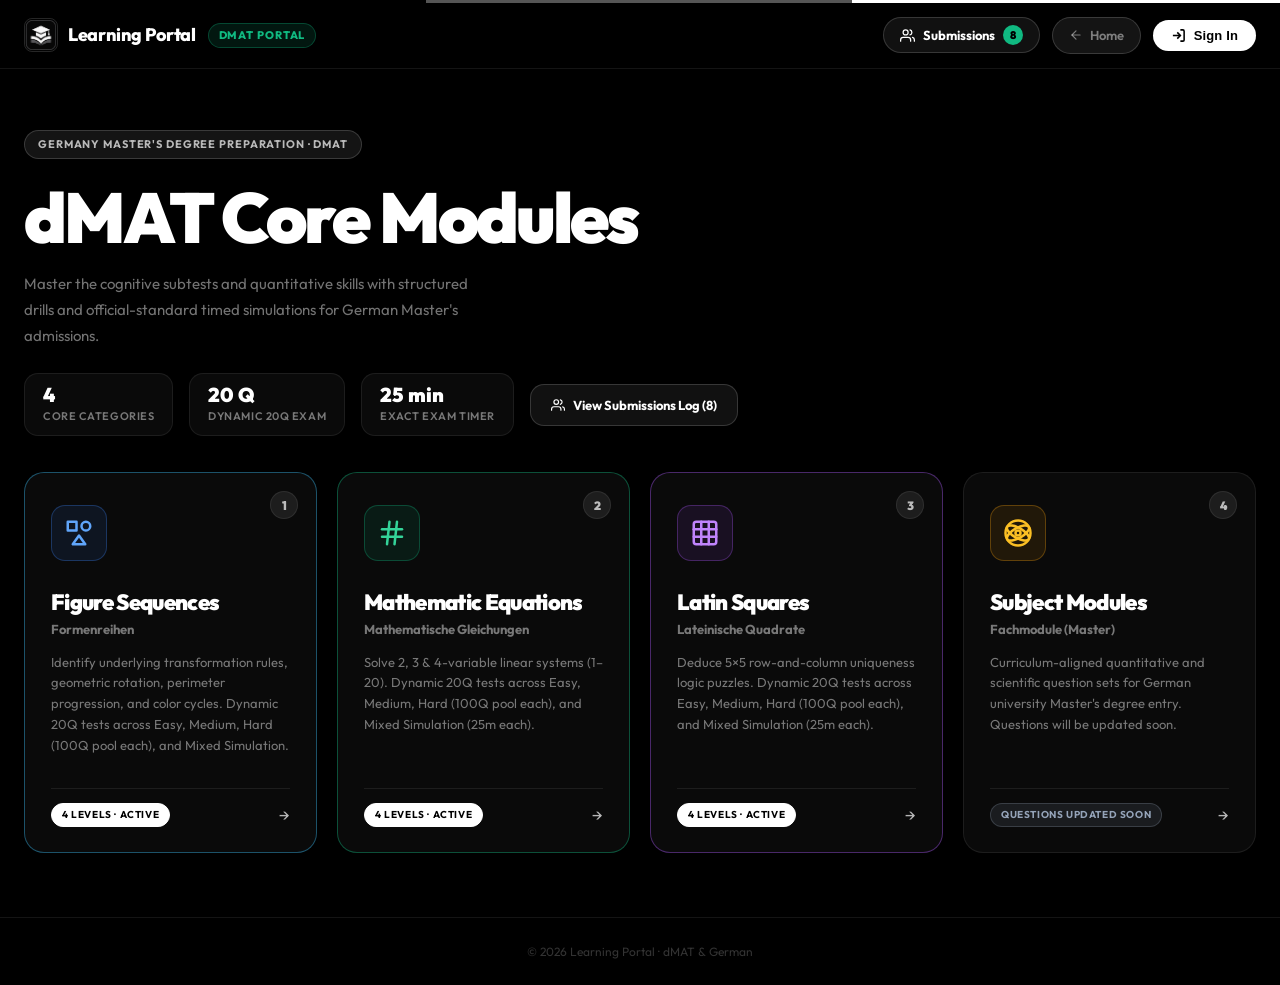
<file: dmat.html>
<!DOCTYPE html>
<html lang="en">

<head>
  <meta charset="UTF-8" />
  <meta name="viewport" content="width=device-width,initial-scale=1.0,viewport-fit=cover" />
  <meta name="mobile-web-app-capable" content="yes" />
  <meta name="apple-mobile-web-app-capable" content="yes" />
  <meta name="apple-mobile-web-app-status-bar-style" content="black-translucent" />
  <title>dMAT – Germany Master Degree Preparation</title>
  <meta name="description"
    content="dMAT test preparation for Master's degrees in Germany: Figure Sequences, Mathematic Equations, Latin Squares, and Subject Modules." />
  <link rel="stylesheet" href="styles.css" />
  <link rel="stylesheet" href="dmat.css" />
  <link rel="stylesheet" href="auth.css"/>
  <link rel="icon" type="image/png" href="logo.png"/>
</head>

<body>

  <!-- SVG Defs -->
  <svg style="display:none" xmlns="http://www.w3.org/2000/svg">
    <symbol id="ic-world" viewBox="0 0 24 24" fill="none" stroke="currentColor" stroke-width="2" stroke-linecap="round"
      stroke-linejoin="round">
      <circle cx="12" cy="12" r="10" />
      <line x1="2" y1="12" x2="22" y2="12" />
      <path d="M12 2a15.3 15.3 0 0 1 4 10 15.3 15.3 0 0 1-4 10 15.3 15.3 0 0 1-4-10 15.3 15.3 0 0 1 4-10z" />
    </symbol>
    <symbol id="ic-back" viewBox="0 0 24 24" fill="none" stroke="currentColor" stroke-width="2" stroke-linecap="round"
      stroke-linejoin="round">
      <line x1="19" y1="12" x2="5" y2="12" />
      <polyline points="12 19 5 12 12 5" />
    </symbol>
    <symbol id="ic-shapes" viewBox="0 0 24 24" fill="none" stroke="currentColor" stroke-width="2" stroke-linecap="round"
      stroke-linejoin="round">
      <rect x="3" y="3" width="7" height="7" />
      <circle cx="17.5" cy="6.5" r="3.5" />
      <polygon points="12 14 7 21 17 21" />
    </symbol>
    <symbol id="ic-math" viewBox="0 0 24 24" fill="none" stroke="currentColor" stroke-width="2" stroke-linecap="round"
      stroke-linejoin="round">
      <line x1="4" y1="9" x2="20" y2="9" />
      <line x1="4" y1="15" x2="20" y2="15" />
      <line x1="10" y1="3" x2="8" y2="21" />
      <line x1="16" y1="3" x2="14" y2="21" />
    </symbol>
    <symbol id="ic-grid" viewBox="0 0 24 24" fill="none" stroke="currentColor" stroke-width="2" stroke-linecap="round"
      stroke-linejoin="round">
      <rect x="3" y="3" width="18" height="18" rx="2" />
      <line x1="3" y1="9" x2="21" y2="9" />
      <line x1="3" y1="15" x2="21" y2="15" />
      <line x1="9" y1="3" x2="9" y2="21" />
      <line x1="15" y1="3" x2="15" y2="21" />
    </symbol>
    <symbol id="ic-atom" viewBox="0 0 24 24" fill="none" stroke="currentColor" stroke-width="2" stroke-linecap="round"
      stroke-linejoin="round">
      <circle cx="12" cy="12" r="2" />
      <path d="M12 2C6.5 2 2 6.5 2 12s4.5 10 10 10 10-4.5 10-10S17.5 2 12 2z" />
      <ellipse cx="12" cy="12" rx="10" ry="4" transform="rotate(30 12 12)" />
      <ellipse cx="12" cy="12" rx="10" ry="4" transform="rotate(-30 12 12)" />
    </symbol>
    <symbol id="ic-timer" viewBox="0 0 24 24" fill="none" stroke="currentColor" stroke-width="2" stroke-linecap="round"
      stroke-linejoin="round">
      <circle cx="12" cy="12" r="10" />
      <polyline points="12 6 12 12 16 14" />
    </symbol>
    <symbol id="ic-users" viewBox="0 0 24 24" fill="none" stroke="currentColor" stroke-width="2" stroke-linecap="round"
      stroke-linejoin="round">
      <path d="M17 21v-2a4 4 0 0 0-4-4H5a4 4 0 0 0-4 4v2" />
      <circle cx="9" cy="7" r="4" />
      <path d="M23 21v-2a4 4 0 0 0-3-3.87" />
      <path d="M16 3.13a4 4 0 0 1 0 7.75" />
    </symbol>
    <symbol id="ic-check" viewBox="0 0 24 24" fill="none" stroke="currentColor" stroke-width="2.5"
      stroke-linecap="round" stroke-linejoin="round">
      <polyline points="20 6 9 17 4 12" />
    </symbol>
  </svg>

  <!-- Header -->
  <header class="site-header">
    <div class="header-inner">
      <div class="header-left">
        <a href="index.html" class="logo">
          <div class="logo-icon"><img src="logo.png" alt="Learning Portal" style="width:100%;height:100%;object-fit:cover;border-radius:7px;display:block;"/></div>
          <span class="logo-text">Learning Portal</span>
        </a>
        <span class="portal-badge">dMAT Portal</span>
      </div>

      <div class="header-actions">
                <button class="dmat-btn-sub" id="btn-nav-submissions">
          <svg width="15" height="15" viewBox="0 0 24 24" fill="none" stroke="currentColor" stroke-width="2">
            <use href="#ic-users" />
          </svg>
          <span>Submissions</span>
          <span class="badge-count sub-count-display" id="sub-count-badge">0</span>
        </button>
        <a href="index.html" class="back-btn">
          <svg width="14" height="14" viewBox="0 0 24 24" fill="none" stroke="currentColor" stroke-width="2.5">
            <use href="#ic-back" />
          </svg>
          Home
        </a>
      </div>
    </div>
  </header>

  <main>
    <!-- ══════════════════════════════════════════
       VIEW 1: CATEGORIES
  ══════════════════════════════════════════ -->
    <section class="dmat-view" id="view-categories">
      <div class="page-hero container">
        <div class="badge">Germany Master's Degree Preparation · dMAT</div>
        <h1>dMAT Core Modules</h1>
        <p>Master the cognitive subtests and quantitative skills with structured drills and official-standard timed
          simulations for German Master's admissions.</p>
        <div class="hero-stats-row">
          <div class="h-stat-item">
            <span class="h-stat-num">4</span>
            <span class="h-stat-lbl">Core Categories</span>
          </div>
          <div class="h-stat-item">
            <span class="h-stat-num">20 Q</span>
            <span class="h-stat-lbl">Dynamic 20Q Exam</span>
          </div>
          <div class="h-stat-item">
            <span class="h-stat-num">25 min</span>
            <span class="h-stat-lbl">Exact Exam Timer</span>
          </div>
          <button class="h-stat-btn" id="btn-hero-submissions">
            <svg width="14" height="14" viewBox="0 0 24 24" fill="none" stroke="currentColor" stroke-width="2">
              <use href="#ic-users" />
            </svg>
            <span>View Submissions Log (<span class="sub-count-display">0</span>)</span>
          </button>
        </div>
      </div>

      <div class="container">
        <div class="cards-grid cols-2-dmat">

          <!-- 1. Figure Sequences -->
          <a href="figures.html" class="glass-card dmat-cat-card"
            style="text-decoration: none; color: inherit; border-color: rgba(56,189,248,0.4);" id="cat-figures">
            <div class="card-num-pill">1</div>
            <div class="card-icon dmat-icon-blue">
              <svg width="30" height="30" viewBox="0 0 24 24">
                <use href="#ic-shapes" />
              </svg>
            </div>
            <div class="cat-content">
              <div class="card-level">Figure Sequences</div>
              <div class="card-title">Formenreihen</div>
              <div class="card-desc">Identify underlying transformation rules, geometric rotation, perimeter
                progression, and color cycles. Dynamic 20Q tests across Easy, Medium, Hard (100Q pool each), and Mixed Simulation.</div>
            </div>
            <div class="cat-footer">
              <span class="card-tag tag-primary">4 Levels · Active</span>
              <span class="cat-arrow">→</span>
            </div>
          </a>

          <!-- 2. Mathematic Equations -->
          <a href="math.html" class="glass-card dmat-cat-card"
            style="text-decoration: none; color: inherit; border-color: rgba(16,185,129,0.4);" id="cat-math">
            <div class="card-num-pill">2</div>
            <div class="card-icon dmat-icon-emerald">
              <svg width="30" height="30" viewBox="0 0 24 24">
                <use href="#ic-math" />
              </svg>
            </div>
            <div class="cat-content">
              <div class="card-level">Mathematic Equations</div>
              <div class="card-title">Mathematische Gleichungen</div>
              <div class="card-desc">Solve 2, 3 &amp; 4-variable linear systems (1–20). Dynamic 20Q tests across Easy, Medium,
                Hard (100Q pool each), and Mixed Simulation (25m each).</div>
            </div>
            <div class="cat-footer">
              <span class="card-tag tag-primary">4 Levels · Active</span>
              <span class="cat-arrow">→</span>
            </div>
          </a>

          <!-- 3. Latin Squares -->
          <!-- 3. Latin Squares -->
          <a href="latin.html" class="glass-card dmat-cat-card"
            style="text-decoration: none; color: inherit; border-color: rgba(168,85,247,0.4);" id="cat-latin">
            <div class="card-num-pill">3</div>
            <div class="card-icon dmat-icon-purple">
              <svg width="30" height="30" viewBox="0 0 24 24">
                <use href="#ic-grid" />
              </svg>
            </div>
            <div class="cat-content">
              <div class="card-level">Latin Squares</div>
              <div class="card-title">Lateinische Quadrate</div>
              <div class="card-desc">Deduce 5×5 row-and-column uniqueness logic puzzles. Dynamic 20Q tests across Easy, Medium,
                Hard (100Q pool each), and Mixed Simulation (25m each).</div>
            </div>
            <div class="cat-footer">
              <span class="card-tag tag-primary">4 Levels · Active</span>
              <span class="cat-arrow">→</span>
            </div>
          </a>

          <!-- 4. Subject Modules -->
          <a href="subject.html" class="glass-card dmat-cat-card" style="text-decoration: none; color: inherit;"
            id="cat-modules">
            <div class="card-num-pill">4</div>
            <div class="card-icon dmat-icon-amber">
              <svg width="30" height="30" viewBox="0 0 24 24">
                <use href="#ic-atom" />
              </svg>
            </div>
            <div class="cat-content">
              <div class="card-level">Subject Modules</div>
              <div class="card-title">Fachmodule (Master)</div>
              <div class="card-desc">Curriculum-aligned quantitative and scientific question sets for German university
                Master's degree entry. Questions will be updated soon.</div>
            </div>
            <div class="cat-footer">
              <span class="card-tag"
                style="background: rgba(148,163,184,0.12); color: #94a3b8; border-color: rgba(148,163,184,0.25);">Questions
                Updated Soon</span>
              <span class="cat-arrow">→</span>
            </div>
          </a>

        </div>
      </div>
    </section>
  </main>

  <!-- ══════════════════════════════════════════
     MODAL: SUBMISSIONS & TIMES DASHBOARD
══════════════════════════════════════════ -->
  <div class="dmat-modal-overlay hidden" id="modal-submissions">
    <div class="dmat-modal-card modal-large">
      <div class="modal-header modal-header-flex">
        <div>
          <h3>Candidate Submissions &amp; Completion Times</h3>
          <span class="modal-sub">View who answered the test, their completion times, and overall scores.</span>
        </div>
        <button class="modal-close-x" id="btn-close-submissions">✕</button>
      </div>

      <div class="modal-body" style="padding: 20px 24px;">
        <!-- Controls Bar -->
        <div class="sub-controls-row">
          <div class="search-wrap">
            <input type="text" id="sub-search-input" placeholder="Search candidate by name or date..." />
          </div>
          <div class="sub-export-btns">
                        <button class="btn-sm" id="btn-export-csv" title="Download Excel/CSV sheet">
              <svg width="14" height="14" viewBox="0 0 24 24" fill="none" stroke="currentColor" stroke-width="2">
                <path d="M21 15v4a2 2 0 0 1-2 2H5a2 2 0 0 1-2-2v-4" />
                <polyline points="7 10 12 15 17 10" />
                <line x1="12" y1="15" x2="12" y2="3" />
              </svg>
              <span>Export CSV</span>
            </button>
          </div>
        </div>

        <!-- Submissions Table -->
        <div class="sub-table-wrap">
          <table class="sub-table">
            <thead>
              <tr>
                <th style="width: 45px;">#</th>
                <th>Candidate Name</th>
                <th>Test Set</th>
                <th>Score</th>
                <th>Time Taken</th>
                <th>Date &amp; Time</th>
              </tr>
            </thead>
            <tbody id="submissions-table-body">
              <!-- Dynamically populated -->
            </tbody>
          </table>

          <div class="sub-empty hidden" id="submissions-empty-state">
            <svg width="36" height="36" viewBox="0 0 24 24" fill="none" stroke="currentColor" stroke-width="1.5">
              <use href="#ic-users" />
            </svg>
            <p>No candidate submissions found yet. Take a test to record your results!</p>
          </div>
        </div>
      </div>
    </div>
  </div>

  <footer class="site-footer">
    <p>© 2026 Learning Portal · dMAT &amp; German</p>
  </footer>

  <!-- Scripts -->
  <script src="figures_render.js"></script>
  <script src="figures_data.js"></script>
  <script src="dmat_data.js"></script>
  <script src="cloud_sync.js"></script>
  <script src="dmat.js"></script>
  <script src="auth.js"></script>
</body>

</html>
</file>
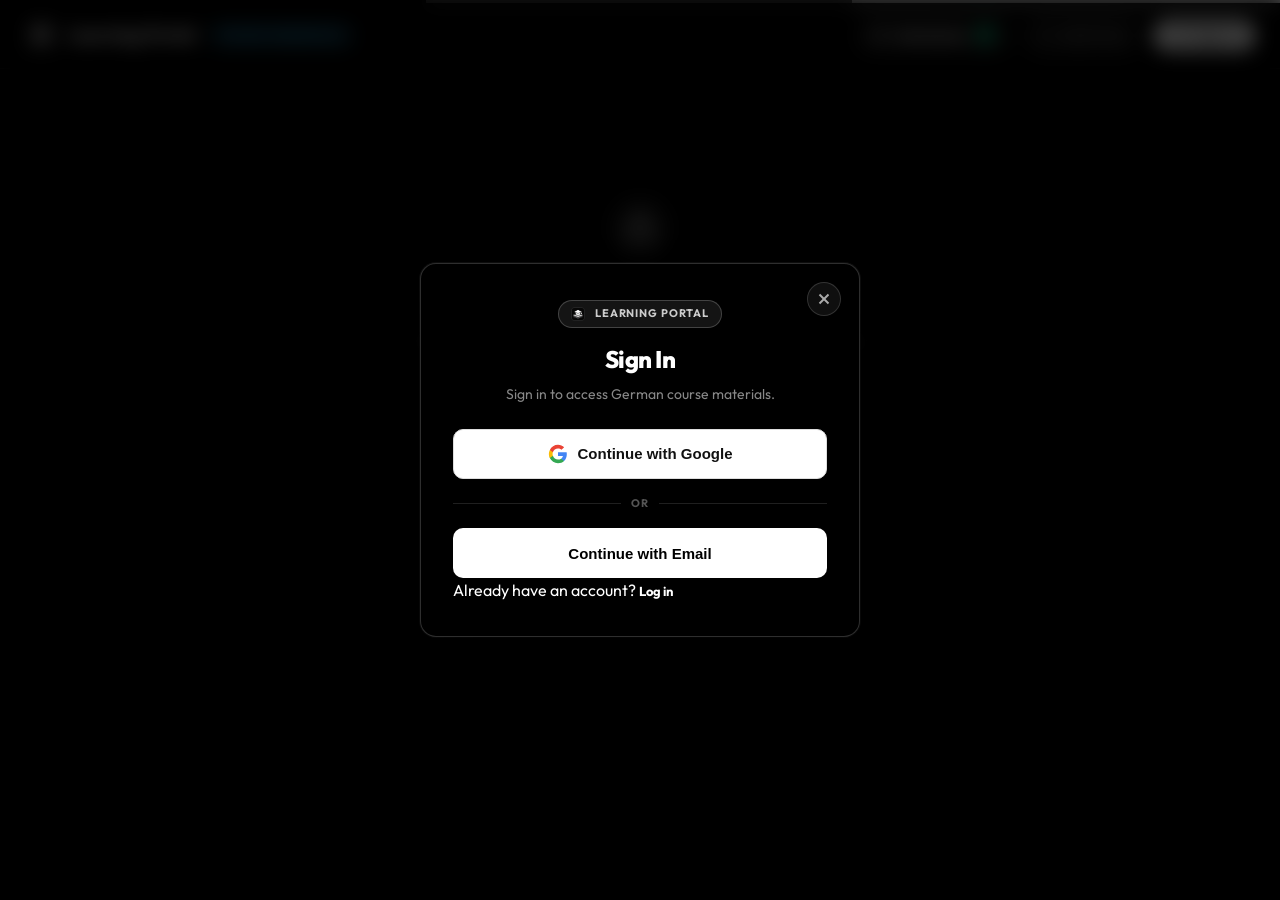
<file: figure.html>
<!DOCTYPE html>
<html lang="en">
<head>
  <meta charset="UTF-8"/>
  <meta http-equiv="refresh" content="0; url=figures.html"/>
  <title>Redirecting to Figure Sequences...</title>
  <script>window.location.href = "figures.html";</script>
</head>
<body>
  <p>Redirecting to <a href="figures.html">Figure Sequences Test Portal</a>...</p>
</body>
</html>
</file>
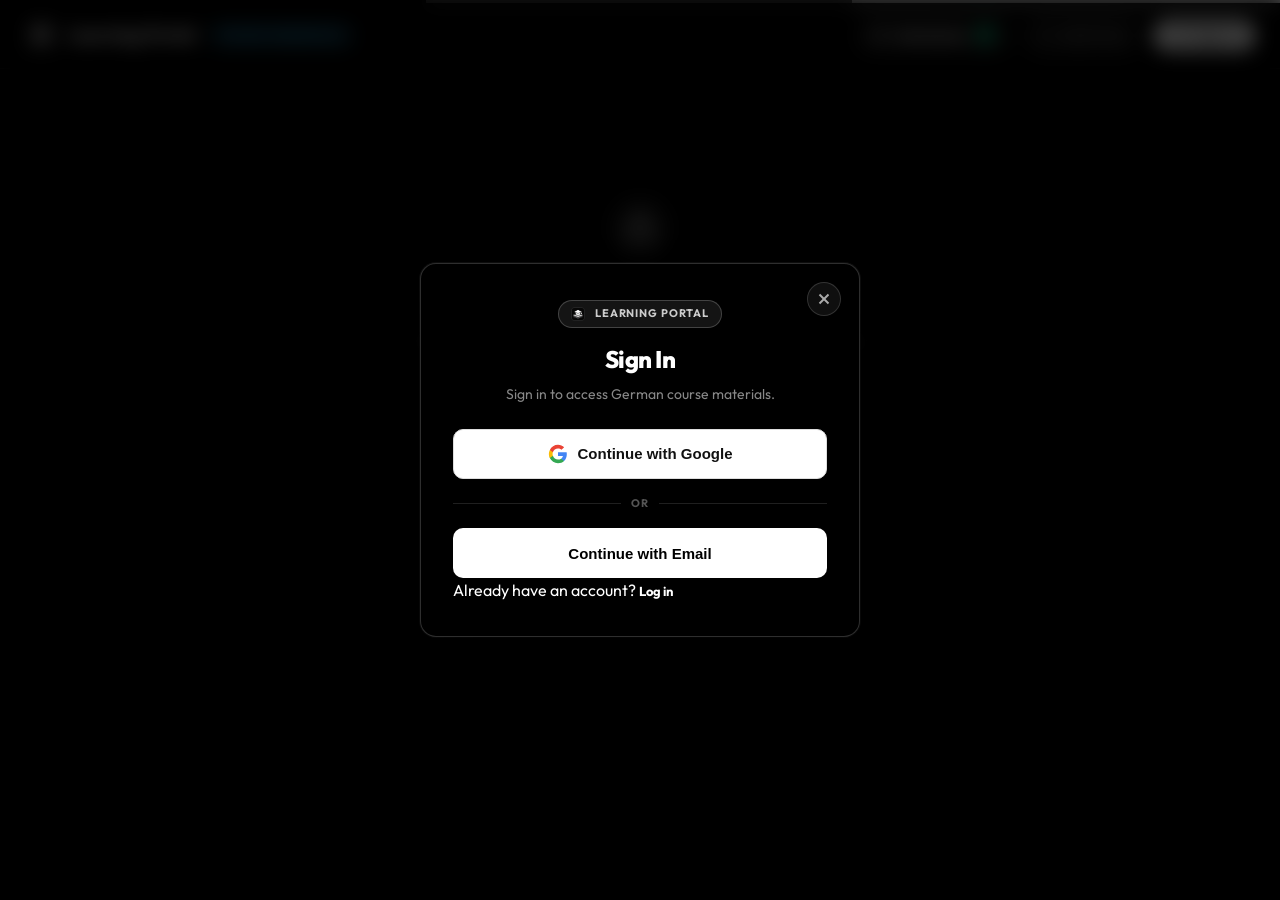
<file: figures.html>
<!DOCTYPE html>
<html lang="en">
<head>
  <meta charset="UTF-8"/>
  <meta name="viewport" content="width=device-width,initial-scale=1.0,viewport-fit=cover"/>
  <title>Figure Sequences (Formenreihen) – dMAT Practice &amp; Exam</title>
  <meta name="description" content="dMAT Figure Sequences testing module: 15 Practice Sets across Easy, Medium, and Hard tracks. 20 Questions in 25 Minutes."/>
  <link rel="stylesheet" href="styles.css"/>
  <link rel="stylesheet" href="dmat.css"/>
  <style>
    /* ── Solid White Button ── */
    .btn-white-solid {
      background: #ffffff !important;
      color: #0f172a !important;
      font-weight: 800 !important;
      border: none !important;
      box-shadow: 0 4px 14px rgba(255, 255, 255, 0.25);
    }
    .btn-white-solid:hover {
      background: #f1f5f9 !important;
      transform: translateY(-2px);
    }

    /* ── Compact Question Palette (Desktop & General) ── */
    .exam-layout {
      display: grid !important;
      grid-template-columns: 210px 1fr !important;
      gap: 18px !important;
      align-items: start !important;
    }

    .exam-palette-sidebar {
      background: #0a0a0c !important;
      border: 1px solid rgba(255, 255, 255, 0.08) !important;
      border-radius: 12px !important;
      padding: 12px 14px !important;
      box-sizing: border-box !important;
      position: sticky !important;
      top: 80px !important;
    }

    .palette-head {
      display: flex !important;
      align-items: center !important;
      justify-content: space-between !important;
      padding-bottom: 6px !important;
      border-bottom: 1px solid rgba(255, 255, 255, 0.06) !important;
      margin-bottom: 8px !important;
    }

    .palette-title-text {
      font-size: 11px !important;
      font-weight: 800 !important;
      letter-spacing: 0.05em !important;
      text-transform: uppercase !important;
      color: #94a3b8 !important;
    }

    .palette-sub-text {
      font-size: 10px !important;
      color: #64748b !important;
    }

    .palette-grid {
      display: grid !important;
      grid-template-columns: repeat(5, 1fr) !important;
      gap: 5px !important;
      margin: 8px 0 !important;
    }

    .palette-btn {
      width: 100% !important;
      height: 32px !important;
      min-width: 0 !important;
      aspect-ratio: auto !important;
      border-radius: 6px !important;
      background: #161618 !important;
      border: 1px solid rgba(255, 255, 255, 0.08) !important;
      color: #94a3b8 !important;
      font-size: 12px !important;
      font-weight: 700 !important;
      display: flex !important;
      align-items: center !important;
      justify-content: center !important;
      padding: 0 !important;
      cursor: pointer !important;
      transition: all 0.15s ease !important;
      position: relative !important;
    }

    .palette-btn:hover {
      background: #222226 !important;
      color: #f8fafc !important;
      border-color: rgba(255, 255, 255, 0.25) !important;
    }

    .palette-btn.current {
      background: #ffffff !important;
      color: #000000 !important;
      font-weight: 900 !important;
      border-color: #ffffff !important;
      box-shadow: 0 0 10px rgba(255, 255, 255, 0.35) !important;
    }

    .palette-btn.answered {
      background: rgba(255, 255, 255, 0.16) !important;
      color: #ffffff !important;
      border-color: rgba(255, 255, 255, 0.55) !important;
    }

    .palette-btn.partial {
      background: rgba(161, 161, 170, 0.16) !important;
      color: #d4d4d8 !important;
      border-color: #71717a !important;
    }

    .palette-btn.flagged::after {
      content: '';
      position: absolute;
      top: 2px;
      right: 2px;
      width: 6px;
      height: 6px;
      border-radius: 50%;
      background: #d4d4d8;
    }

    .palette-legend {
      display: flex !important;
      gap: 10px !important;
      justify-content: space-between !important;
      margin-top: 8px !important;
      padding-top: 8px !important;
      border-top: 1px solid rgba(255, 255, 255, 0.06) !important;
      font-size: 10px !important;
      color: #94a3b8 !important;
    }

    .legend-item {
      display: flex !important;
      align-items: center !important;
      gap: 4px !important;
    }

    .leg-box {
      width: 8px !important;
      height: 8px !important;
      border-radius: 2px !important;
      display: inline-block !important;
    }

    .leg-answered { background: #a1a1aa !important; }
    .leg-flagged { background: #71717a !important; }
    .leg-current { background: #ffffff !important; }

    /* ── Sets Grid Layout ── */
    .fig-sets-grid {
      display: grid !important;
      grid-template-columns: repeat(auto-fit, minmax(280px, 1fr)) !important;
      gap: 18px !important;
    }

    /* ── Figures Stage & Strip ── */
    .figures-stage-wrap {
      margin: 18px 0 !important;
    }

    .figures-sequence-strip {
      display: flex !important;
      align-items: center !important;
      justify-content: center !important;
      gap: 10px !important;
      flex-wrap: wrap !important;
      padding: 16px !important;
      background: #0a0a0c !important;
      border: 1px solid rgba(255, 255, 255, 0.08) !important;
      border-radius: 14px !important;
    }

    .matrix-seq-item {
      display: flex !important;
      flex-direction: column !important;
      align-items: center !important;
      gap: 6px !important;
    }

    .matrix-seq-title {
      font-size: 11px !important;
      font-weight: 700 !important;
      color: #94a3b8 !important;
      text-transform: uppercase !important;
      letter-spacing: 0.5px !important;
    }

    .matrix-seq-item.highlight-unknown .matrix-seq-title {
      color: #ffffff !important;
    }

    .seq-arrow-divider {
      color: #475569 !important;
      font-size: 14px !important;
      font-weight: 700 !important;
      user-select: none !important;
    }

    .seq-choice-pill {
      font-size: 10px !important;
      font-weight: 700 !important;
      padding: 2px 8px !important;
      border-radius: 999px !important;
      background: rgba(255, 255, 255, 0.06) !important;
      color: #64748b !important;
      border: 1px solid rgba(255, 255, 255, 0.08) !important;
    }

    .seq-choice-pill.pill-selected {
      background: rgba(255, 255, 255, 0.14) !important;
      color: #ffffff !important;
      border-color: rgba(255, 255, 255, 0.4) !important;
    }

    /* Options Grid */
    .figures-options-grid {
      display: grid !important;
      grid-template-columns: 1fr 1fr !important;
      gap: 20px !important;
      margin-top: 20px !important;
    }

    .figures-opt-col {
      background: #0a0a0c !important;
      border: 1px solid rgba(255, 255, 255, 0.08) !important;
      border-radius: 12px !important;
      padding: 14px !important;
    }

    .figures-opt-col-head {
      display: flex !important;
      align-items: center !important;
      justify-content: space-between !important;
      margin-bottom: 12px !important;
      padding-bottom: 8px !important;
      border-bottom: 1px solid rgba(255, 255, 255, 0.06) !important;
    }

    .figures-opt-col-head h4 {
      margin: 0 !important;
      font-size: 14px !important;
      font-weight: 800 !important;
      color: #f8fafc !important;
    }

    .figures-opt-col-head .opt-hint {
      font-size: 11px !important;
      color: #a1a1aa !important;
      font-weight: 600 !important;
    }

    .figures-opts-list {
      display: grid !important;
      grid-template-columns: repeat(3, 1fr) !important;
      gap: 10px !important;
    }

    .figure-opt-card {
      display: flex !important;
      flex-direction: column !important;
      align-items: center !important;
      padding: 10px 6px !important;
      border-radius: 10px !important;
      border: 2px solid rgba(255, 255, 255, 0.08) !important;
      background: #141416 !important;
      cursor: pointer !important;
      transition: all 0.15s ease !important;
      text-align: center !important;
    }

    .figure-opt-card:hover {
      border-color: rgba(255, 255, 255, 0.35) !important;
      background: rgba(255, 255, 255, 0.06) !important;
      transform: translateY(-2px);
    }

    .figure-opt-card.selected {
      border-color: #ffffff !important;
      background: rgba(255, 255, 255, 0.12) !important;
      box-shadow: 0 0 16px rgba(255, 255, 255, 0.22) !important;
    }

    .figure-opt-card .opt-badge {
      font-size: 11px !important;
      font-weight: 800 !important;
      color: #94a3b8 !important;
      margin-bottom: 4px !important;
    }

    .figure-opt-card.selected .opt-badge {
      color: #000000 !important;
      background: #ffffff !important;
    }

    .figure-opt-card .opt-status {
      font-size: 10px !important;
      font-weight: 700 !important;
      color: #64748b !important;
      margin-top: 6px !important;
    }

    .figure-opt-card.selected .opt-status {
      color: #ffffff !important;
    }

    /* ── Breakdown Item Styles ── */
    .breakdown-card-head {
      display: flex !important;
      align-items: center !important;
      justify-content: space-between !important;
      margin-bottom: 12px !important;
    }

    .bd-title-wrap {
      display: flex !important;
      align-items: center !important;
      gap: 10px !important;
    }

    .bd-qnum {
      font-size: 14px !important;
      font-weight: 800 !important;
      color: #f8fafc !important;
    }

    .bd-badge {
      padding: 3px 10px !important;
      border-radius: 999px !important;
      font-size: 11px !important;
      font-weight: 700 !important;
    }

    .bd-badge.bd-correct {
      background: rgba(16, 185, 129, 0.15) !important;
      color: #34d399 !important;
      border: 1px solid rgba(16, 185, 129, 0.3) !important;
    }

    .bd-badge.bd-incorrect {
      background: rgba(239, 68, 68, 0.15) !important;
      color: #f87171 !important;
      border: 1px solid rgba(239, 68, 68, 0.3) !important;
    }

    .bd-seq-strip {
      display: flex !important;
      align-items: center !important;
      gap: 8px !important;
      overflow-x: auto !important;
      padding: 10px 0 !important;
      margin-bottom: 12px !important;
    }

    .bd-matrix-item {
      display: flex !important;
      flex-direction: column !important;
      align-items: center !important;
      gap: 4px !important;
    }

    .bd-matrix-lbl {
      font-size: 10px !important;
      font-weight: 700 !important;
      color: #64748b !important;
    }

    .bd-answers-grid {
      display: grid !important;
      grid-template-columns: 1fr 1fr !important;
      gap: 12px !important;
      margin: 12px 0 !important;
    }

    .bd-ans-block {
      padding: 10px 12px !important;
      border-radius: 8px !important;
      border: 1px solid rgba(255, 255, 255, 0.08) !important;
      background: rgba(15, 23, 42, 0.4) !important;
    }

    .bd-ans-block.ans-pass {
      border-color: rgba(16, 185, 129, 0.3) !important;
      background: rgba(16, 185, 129, 0.06) !important;
    }

    .bd-ans-block.ans-fail {
      border-color: rgba(239, 68, 68, 0.3) !important;
      background: rgba(239, 68, 68, 0.06) !important;
    }

    .bd-ans-head {
      display: flex !important;
      justify-content: space-between !important;
      font-size: 12px !important;
      margin-bottom: 4px !important;
    }

    .bd-ans-correct {
      font-size: 12px !important;
      color: #94a3b8 !important;
    }

    .bd-explanation-box {
      margin-top: 12px !important;
      padding: 10px 14px !important;
      border-radius: 8px !important;
      background: #141416 !important;
      border: 1px solid rgba(255, 255, 255, 0.06) !important;
      font-size: 12px !important;
      line-height: 1.5 !important;
      color: #cbd5e1 !important;
    }

    .bd-explanation-box strong {
      color: #38bdf8 !important;
      display: block !important;
      margin-bottom: 4px !important;
    }

    .bd-explanation-box p {
      margin: 0 !important;
    }

    /* Mobile Responsive Adjustments */
    @media (max-width: 768px) {
      .exam-layout {
        grid-template-columns: 1fr !important;
      }
      .exam-palette-sidebar {
        position: static !important;
        margin-bottom: 16px !important;
      }
      .figures-options-grid {
        grid-template-columns: 1fr !important;
      }
      .bd-answers-grid {
        grid-template-columns: 1fr !important;
      }
    }
  </style>
  <link rel="stylesheet" href="auth.css"/>
  <link rel="icon" type="image/png" href="logo.png"/>
</head>
<body>

<!-- SVG Defs -->
<svg style="display:none" xmlns="http://www.w3.org/2000/svg">
  <symbol id="ic-world" viewBox="0 0 24 24" fill="none" stroke="currentColor" stroke-width="2" stroke-linecap="round" stroke-linejoin="round"><circle cx="12" cy="12" r="10"/><line x1="2" y1="12" x2="22" y2="12"/><path d="M12 2a15.3 15.3 0 0 1 4 10 15.3 15.3 0 0 1-4 10 15.3 15.3 0 0 1-4-10 15.3 15.3 0 0 1 4-10z"/></symbol>
  <symbol id="ic-back" viewBox="0 0 24 24" fill="none" stroke="currentColor" stroke-width="2.5" stroke-linecap="round" stroke-linejoin="round"><line x1="19" y1="12" x2="5" y2="12"/><polyline points="12 19 5 12 12 5"/></symbol>
  <symbol id="ic-users" viewBox="0 0 24 24" fill="none" stroke="currentColor" stroke-width="2" stroke-linecap="round" stroke-linejoin="round"><path d="M17 21v-2a4 4 0 0 0-4-4H5a4 4 0 0 0-4 4v2"/><circle cx="9" cy="7" r="4"/><path d="M23 21v-2a4 4 0 0 0-3-3.87"/><path d="M16 3.13a4 4 0 0 1 0 7.75"/></symbol>
  <symbol id="ic-check" viewBox="0 0 24 24" fill="none" stroke="currentColor" stroke-width="2.5" stroke-linecap="round" stroke-linejoin="round"><polyline points="20 6 9 17 4 12"/></symbol>
</svg>

<!-- Header -->
<header class="site-header">
  <div class="header-inner">
    <div class="header-left">
      <a href="index.html" class="logo">
        <div class="logo-icon"><img src="logo.png" alt="Learning Portal" style="width:100%;height:100%;object-fit:cover;border-radius:7px;display:block;"/></div>
        <span class="logo-text">Learning Portal</span>
      </a>
      <span class="portal-badge" style="background:rgba(56,189,248,0.15); border-color:rgba(56,189,248,0.3); color:#38bdf8;">Figure Sequences</span>

    </div>

    <div class="header-actions">
            <button class="dmat-btn-sub" id="btn-nav-submissions">
        <svg width="15" height="15" viewBox="0 0 24 24" fill="none" stroke="currentColor" stroke-width="2"><use href="#ic-users"/></svg>
        <span>Submissions</span>
        <span class="badge-count sub-count-display" id="sub-count-badge">0</span>
      </button>
      <a href="dmat.html" class="back-btn">
        <svg width="14" height="14" viewBox="0 0 24 24" fill="none" stroke="currentColor" stroke-width="2.5"><use href="#ic-back"/></svg>
        dMAT Hub
      </a>
    </div>
  </div>
</header>

<main>
  <!-- ══════════════════════════════════════════
       VIEW 1: CHOOSE DIFFICULTY LEVEL (Easy, Medium, Hard)
  ══════════════════════════════════════════ -->
  <section class="dmat-view" id="view-difficulties">
    <div class="page-hero container">
      <h1>Choose Difficulty Level</h1>
      <p>Master pattern progression, geometric rotation, and color cycles. Select your track to begin.</p>
      
      <div class="hero-stats-row" style="margin-top: 20px;">
        <div class="h-stat-item">
          <span class="h-stat-num">4 Tracks</span>
          <span class="h-stat-lbl">Easy · Med · Hard · Sim</span>
        </div>
        <div class="h-stat-item">
          <span class="h-stat-num">Dynamic Pool</span>
          <span class="h-stat-lbl">100 Q / Level</span>
        </div>
        <div class="h-stat-item">
          <span class="h-stat-num">25 min</span>
          <span class="h-stat-lbl">Exam Timer</span>
        </div>
        <button class="h-stat-btn" id="btn-hero-submissions">
          <svg width="14" height="14" viewBox="0 0 24 24" fill="none" stroke="currentColor" stroke-width="2"><use href="#ic-users"/></svg>
          <span>Submissions Log (<span id="hero-sub-count">0</span>)</span>
        </button>
      </div>
    </div>

    <div class="container">
      <div class="cards-grid cols-4">

        <!-- Easy -->
        <div class="glass-card diff-card diff-card-easy" id="diff-card-easy" style="cursor: pointer;">
          <div class="diff-badge badge-easy">WARM-UP</div>
          <div class="diff-title">Easy</div>
          <div class="diff-desc">100 Q pool. Dynamic 20-question randomized test with single-variable perimeter rules and linear tracks.</div>
          <div class="diff-specs">
            <div class="spec-row"><span>Questions:</span><strong class="text-glow">20 Q (Dynamic)</strong></div>
            <div class="spec-row"><span>Timer:</span><strong>25 mins</strong></div>
            <div class="spec-row"><span>Format:</span><strong>1 Figure / Matrix</strong></div>
          </div>
          <button class="btn-diff-action" id="btn-start-easy">Start Easy (20 Q)</button>
        </div>

        <!-- Medium -->
        <div class="glass-card diff-card diff-card-med" id="diff-card-medium" style="cursor: pointer;">
          <div class="diff-badge badge-medium">INTERMEDIATE</div>
          <div class="diff-title">Medium</div>
          <div class="diff-desc">100 Q pool. Dynamic 20-question randomized test with geometric rotation, color alternation &amp; 2-field movement.</div>
          <div class="diff-specs">
            <div class="spec-row"><span>Questions:</span><strong class="text-glow">20 Q (Dynamic)</strong></div>
            <div class="spec-row"><span>Timer:</span><strong>25 mins</strong></div>
            <div class="spec-row"><span>Format:</span><strong>3 Figures / Matrix</strong></div>
          </div>
          <button class="btn-diff-action" id="btn-start-med">Start Medium (20 Q)</button>
        </div>

        <!-- Hard -->
        <div class="glass-card diff-card diff-card-hard" id="diff-card-hard" style="cursor: pointer;">
          <div class="diff-badge badge-hard">OFFICIAL DMAT EXAM</div>
          <div class="diff-title">Hard</div>
          <div class="diff-desc">100 Q pool. Dynamic 20-question randomized test with complex multi-rule transformations &amp; color cycles.</div>
          <div class="diff-specs">
            <div class="spec-row"><span>Questions:</span><strong class="text-glow">20 Q (Dynamic)</strong></div>
            <div class="spec-row"><span>Timer:</span><strong>25 mins</strong></div>
            <div class="spec-row"><span>Format:</span><strong>4 Figures / Matrix</strong></div>
          </div>
          <button class="btn-diff-action" id="btn-start-hard">Start Hard (20 Q)</button>
        </div>

        <!-- Simulation -->
        <div class="glass-card diff-card diff-card-sim" id="diff-card-sim" style="cursor: pointer;">
          <div class="diff-badge badge-sim">FULL EXAM SIMULATION</div>
          <div class="diff-title">Simulation</div>
          <div class="diff-desc">Full exam simulation. Mixed test: 5 Easy, 5 Medium &amp; 10 Hard questions dynamically sampled from the 300 Q pool.</div>
          <div class="diff-specs">
            <div class="spec-row"><span>Questions:</span><strong class="text-glow">20 Q (Dynamic)</strong></div>
            <div class="spec-row"><span>Timer:</span><strong>25 mins</strong></div>
            <div class="spec-row"><span>Format:</span><strong>Mixed (1, 3 &amp; 4 Figures)</strong></div>
          </div>
          <button class="btn-diff-action btn-white-solid" id="btn-start-sim">Start Simulation (20 Q)</button>
        </div>

      </div>
    </div>
  </section>

  <!-- ══════════════════════════════════════════
       VIEW 2: ACTIVE EXAM STAGE
  ══════════════════════════════════════════ -->
  <section class="dmat-view hidden" id="view-exam">
    <!-- Topbar -->
    <div class="exam-topbar">
      <div class="exam-topbar-inner">
        <div class="exam-meta">
          <span class="exam-badge" id="exam-title">Figure Sequences – Hard Set 1</span>
          <div class="candidate-pill">
            <svg width="14" height="14" viewBox="0 0 24 24" fill="none" stroke="currentColor" stroke-width="2"><use href="#ic-users"/></svg>
            <span id="exam-candidate-name">Candidate</span>
          </div>
        </div>

        <div class="timer-box">
          <div class="timer-display" id="exam-timer">25:00</div>
          <div class="timer-progress-wrap">
            <div class="timer-progress-fill" id="exam-timer-progress"></div>
          </div>
        </div>

        <div class="exam-topbar-actions">
          <button class="btn-submit-exam" id="btn-submit-exam">
            <svg width="16" height="16" viewBox="0 0 24 24" fill="none" stroke="currentColor" stroke-width="2.5"><use href="#ic-check"/></svg>
            <span>Finish &amp; Submit</span>
          </button>
        </div>
      </div>
    </div>

    <!-- Exam Stage Layout -->
    <div class="exam-container">
      <div class="exam-layout">

        <!-- Question Palette Sidebar -->
        <aside class="exam-palette-sidebar">
          <div class="palette-head">
            <span class="palette-title-text">Questions (1–20)</span>
            <span class="palette-sub-text">Tap to jump</span>
          </div>
          <div class="palette-grid" id="q-palette">
            <!-- 20 Buttons dynamically created -->
          </div>
          <div class="palette-legend">
            <div class="legend-item"><span class="leg-box leg-answered"></span>Done</div>
            <div class="legend-item"><span class="leg-box leg-flagged"></span>Flag</div>
            <div class="legend-item"><span class="leg-box leg-current"></span>Current</div>
          </div>
        </aside>

        <!-- Main Question Stage -->
        <div class="exam-stage">
          <div class="exam-stage-card">

            <!-- Question Header -->
            <div class="q-stage-head">
              <div class="q-stage-sub">CORE MODULE · FIGURE SEQUENCES (FORMENREIHEN)</div>
              <h2 class="q-stage-title" id="q-current-number">Question 1 of 20</h2>
              <p class="q-stage-instruction">
                Study Matrices 1–4, then choose the correct option for Matrix 5 and for Matrix 6. Both options must be correct to score the point.
              </p>
            </div>

            <!-- Sequence Strip: Matrices 1 to 6 -->
            <div class="figures-stage-wrap">
              <div class="figures-sequence-strip" id="q-figures-sequence-strip">
                <!-- Dynamically rendered -->
              </div>
            </div>

            <!-- Options Grid: Matrix 5 and Matrix 6 -->
            <div class="figures-options-grid">
              <div class="figures-opt-col">
                <div class="figures-opt-col-head">
                  <h4>Options for Matrix 5</h4>
                  <span class="opt-hint">Choose 1, 2, or 3</span>
                </div>
                <div class="figures-opts-list" id="figures-opts-m5"></div>
              </div>

              <div class="figures-opt-col">
                <div class="figures-opt-col-head">
                  <h4>Options for Matrix 6</h4>
                  <span class="opt-hint">Choose 1, 2, or 3</span>
                </div>
                <div class="figures-opts-list" id="figures-opts-m6"></div>
              </div>
            </div>

            <!-- Navigation Bar -->
            <div class="exam-actions-bar" style="margin-top: 24px;">
              <button class="exam-btn" id="btn-prev-q">
                <svg width="14" height="14" viewBox="0 0 24 24" fill="none" stroke="currentColor" stroke-width="2.5"><use href="#ic-back"/></svg>
                <span>Previous</span>
              </button>

              <button class="exam-btn btn-flag" id="btn-flag-q">
                <svg width="14" height="14" viewBox="0 0 24 24" fill="none" stroke="currentColor" stroke-width="2"><path d="M4 15s1-1 4-1 5 2 8 2 4-1 4-1V3s-1 1-4 1-5-2-8-2-4 1-4 1z"/><line x1="4" y1="22" x2="4" y2="15"/></svg>
                <span>Flag for Review</span>
              </button>

              <button class="exam-btn btn-next" id="btn-next-q">
                <span>Next</span>
                <svg width="14" height="14" viewBox="0 0 24 24" fill="none" stroke="currentColor" stroke-width="2.5" style="transform: rotate(180deg);"><use href="#ic-back"/></svg>
              </button>
            </div>

          </div>
        </div>

      </div>
    </div>
  </section>

  <!-- ══════════════════════════════════════════
       VIEW 3: RESULTS & BREAKDOWN
  ══════════════════════════════════════════ -->
  <section class="dmat-view hidden" id="view-results">
    <div class="container" style="max-width: 900px; padding: 40px 20px 80px;">

      <div class="results-hero-card">
        <div class="res-badge">Exam Performance Report</div>
        <h1>Test Complete</h1>
        <p class="res-candidate-name">Candidate: <strong id="res-candidate">—</strong></p>

        <div class="results-metrics-grid">
          <div class="metric-card">
            <span class="m-label">Score</span>
            <span class="m-val" id="res-score">0 / 20</span>
          </div>
          <div class="metric-card">
            <span class="m-label">Percentage</span>
            <span class="m-val" id="res-percent">0%</span>
          </div>
          <div class="metric-card">
            <span class="m-label">Time Taken</span>
            <span class="m-val" id="res-time-taken">0m 00s</span>
          </div>
          <div class="metric-card">
            <span class="m-label">Time Left</span>
            <span class="m-val" id="res-time-left">0m 00s</span>
          </div>
        </div>

        <div class="results-actions-row">
          <button class="btn-primary" id="btn-results-submissions">
            <svg width="16" height="16" viewBox="0 0 24 24" fill="none" stroke="currentColor" stroke-width="2"><use href="#ic-users"/></svg>
            <span>View All Submissions &amp; Times Log</span>
          </button>
          <button class="btn-secondary" id="btn-retake-exam">Retake Test</button>
          <button class="btn-secondary" id="btn-results-diff">Choose Difficulty</button>
          <a href="dmat.html" class="btn-secondary" style="text-decoration:none;">dMAT Hub</a>
        </div>
      </div>

      <div class="results-breakdown-section">
        <h3>Question-by-Question Solution Breakdown</h3>
        <p class="breakdown-subtitle">Review every figure matrix sequence, your selected options for M5 &amp; M6, and worked rule explanations.</p>
        <div class="breakdown-list" id="res-breakdown">
          <!-- Dynamically filled with 20 items -->
        </div>
      </div>

    </div>
  </section>
</main>

<!-- ══════════════════════════════════════════
     MODAL 1: CANDIDATE NAME MODAL
══════════════════════════════════════════ -->
<div class="dmat-modal-overlay hidden" id="modal-candidate-name">
  <div class="dmat-modal-card">
    <div class="modal-header">
      <h3>Start Exam Simulation</h3>
      <span class="modal-sub" id="name-modal-set-label">Figure Sequences · Set 1 · 20 Questions</span>
    </div>

    <div class="modal-body">
      <div class="modal-specs-strip">
        <div><span>Questions:</span> <strong>20 Matrix Series</strong></div>
        <div><span>Countdown:</span> <strong>25 Minutes</strong></div>
      </div>

      <div class="form-group" style="margin-top: 20px;">
        <label for="input-candidate-name">Enter Candidate / Student Name:</label>
        <input type="text" id="input-candidate-name" class="modal-input" placeholder="e.g. Kishore K. / Alex Bauer" autofocus/>
        <div class="error-msg" id="name-modal-error"></div>
      </div>

      <p class="modal-note">
        Your completion time, final score, and detailed answers will be recorded in the test submissions log.
      </p>
    </div>

    <div class="modal-footer">
      <button class="btn-secondary" id="btn-cancel-start">Cancel</button>
      <button class="btn-primary" id="btn-confirm-start">Begin Test (25m) ➔</button>
    </div>
  </div>
</div>

<!-- ══════════════════════════════════════════
     MODAL 1.5: GENERATING QUESTIONS POPUP (5s)
══════════════════════════════════════════ -->
<div class="dmat-modal-overlay hidden" id="modal-generating-questions">
  <div class="dmat-modal-card gen-modal-card">
    <div class="gen-spinner-wrap">
      <div class="gen-spinner"></div>
    </div>
    <h3 class="gen-title">Generating Your Questions...</h3>
    <p class="gen-subtitle">Please wait while we prepare your randomized 20-question set.</p>
    <div class="gen-progress-track">
      <div class="gen-progress-fill" id="gen-progress-fill"></div>
    </div>
    <div class="gen-countdown" id="gen-countdown">Starting in 5s...</div>
  </div>
</div>

<!-- ══════════════════════════════════════════
     MODAL 2: SUBMISSIONS & TIMES DASHBOARD
══════════════════════════════════════════ -->
<div class="dmat-modal-overlay hidden" id="modal-submissions">
  <div class="dmat-modal-card modal-large">
    <div class="modal-header modal-header-flex">
      <div>
        <div style="display:flex; align-items:center; gap:12px; flex-wrap:wrap;">
          <h3 style="margin:0;">Candidate Submissions &amp; Completion Times</h3>

        </div>
        <span class="modal-sub">View candidates who took Figure Sequences tests, completion times, and scores.</span>
      </div>
      <button class="modal-close-x" id="btn-close-submissions">✕</button>
    </div>

    <div class="modal-body" style="padding: 20px 24px;">
      <div class="sub-controls-row">
        <div class="search-wrap">
          <input type="text" id="sub-search-input" placeholder="Search candidate by name or date..."/>
        </div>
        <div class="sub-export-btns">
                    <button class="btn-sm" id="btn-export-csv" title="Download Excel/CSV sheet">
            <svg width="14" height="14" viewBox="0 0 24 24" fill="none" stroke="currentColor" stroke-width="2"><path d="M21 15v4a2 2 0 0 1-2 2H5a2 2 0 0 1-2-2v-4"/><polyline points="7 10 12 15 17 10"/><line x1="12" y1="15" x2="12" y2="3"/></svg>
            <span>Export CSV</span>
          </button>
        </div>
      </div>

      <div class="sub-table-wrap">
        <table class="sub-table">
          <thead>
            <tr>
              <th style="width: 45px;">#</th>
              <th>Candidate Name</th>
              <th>Test Set</th>
              <th>Score</th>
              <th>Time Taken</th>
              <th>Date &amp; Time</th>
            </tr>
          </thead>
          <tbody id="submissions-table-body"></tbody>
        </table>

        <div class="sub-empty hidden" id="submissions-empty-state">
          <svg width="36" height="36" viewBox="0 0 24 24" fill="none" stroke="currentColor" stroke-width="1.5"><use href="#ic-users"/></svg>
          <p>No candidate submissions found yet. Take a test to record your results!</p>
        </div>
      </div>
    </div>
  </div>
</div>

<!-- Scripts -->
<script src="figures_render.js"></script>
<script src="figures_data.js"></script>
<script src="cloud_sync.js"></script>
<script src="figures.js"></script>
  <script src="auth.js"></script>
</body>
</html>
</file>
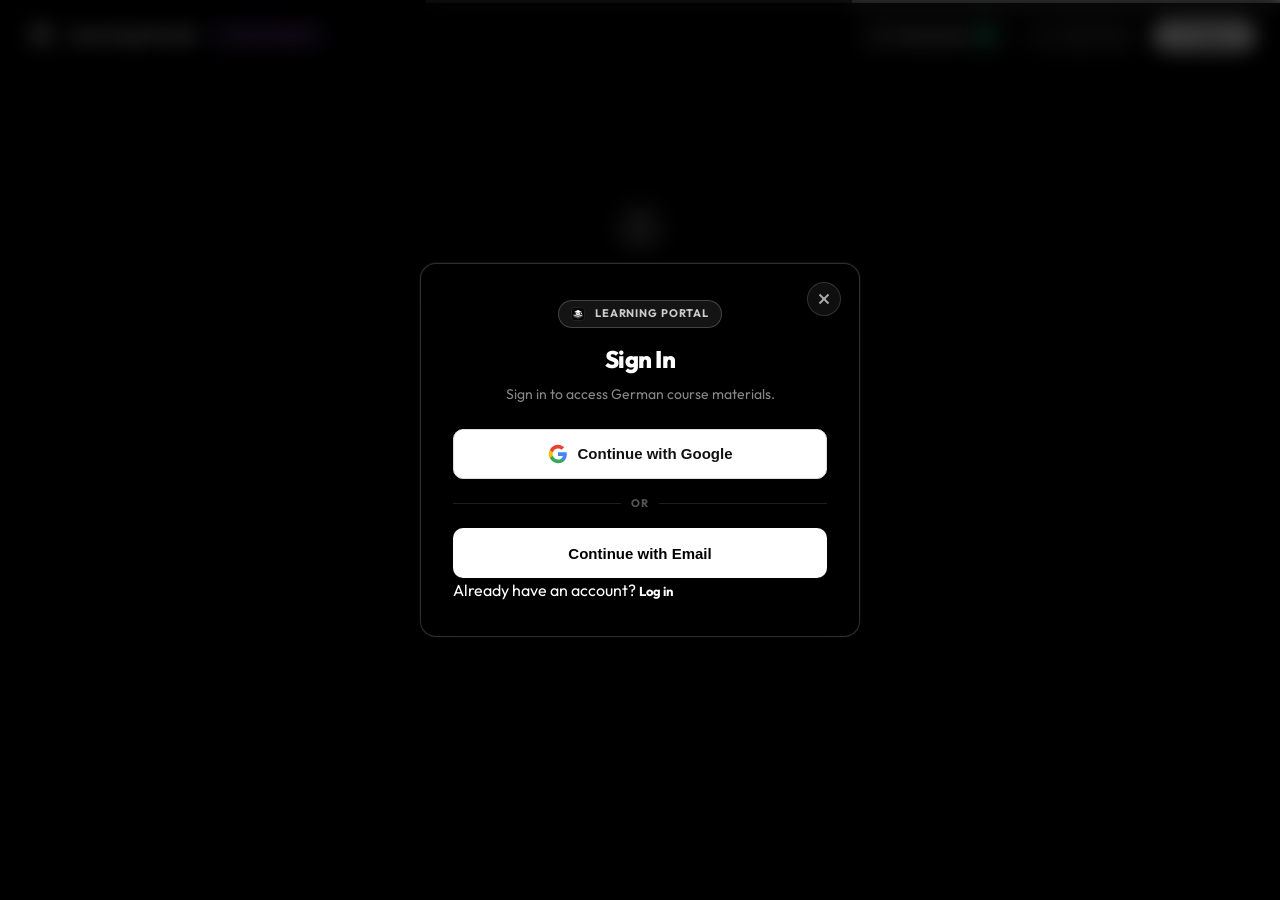
<file: latin.html>
<!DOCTYPE html>
<html lang="en">
<head>
  <meta charset="UTF-8"/>
  <meta name="viewport" content="width=device-width,initial-scale=1.0,viewport-fit=cover"/>
  <title>Latin Squares (Lateinische Quadrate) – dMAT Practice &amp; Exam</title>
  <meta name="description" content="dMAT Latin Squares testing module: Solve 5x5 logic deduction matrices with row and column uniqueness constraints. 20 Practice Sets across Easy, Medium, Hard and Simulation."/>
  <link rel="stylesheet" href="styles.css"/>
  <link rel="stylesheet" href="dmat.css"/>
  <style>
    /* ── Solid White Button ── */
    .btn-white-solid {
      background: #ffffff !important;
      color: #0f172a !important;
      font-weight: 800 !important;
      border: none !important;
      box-shadow: 0 4px 14px rgba(255, 255, 255, 0.25);
    }
    .btn-white-solid:hover {
      background: #f1f5f9 !important;
      transform: translateY(-2px);
    }

    /* ── Compact Question Palette (Desktop & General) ── */
    .exam-layout {
      display: grid !important;
      grid-template-columns: 210px 1fr !important;
      gap: 18px !important;
      align-items: start !important;
    }

    .exam-palette-sidebar {
      background: #0a0a0c !important;
      border: 1px solid rgba(255, 255, 255, 0.08) !important;
      border-radius: 12px !important;
      padding: 12px 14px !important;
      box-sizing: border-box !important;
      position: sticky !important;
      top: 80px !important;
    }

    .palette-head {
      display: flex !important;
      align-items: center !important;
      justify-content: space-between !important;
      padding-bottom: 6px !important;
      border-bottom: 1px solid rgba(255, 255, 255, 0.06) !important;
      margin-bottom: 8px !important;
    }

    .palette-title-text {
      font-size: 11px !important;
      font-weight: 800 !important;
      letter-spacing: 0.05em !important;
      text-transform: uppercase !important;
      color: #94a3b8 !important;
    }

    .palette-sub-text {
      font-size: 10px !important;
      color: #64748b !important;
    }

    .palette-grid {
      display: grid !important;
      grid-template-columns: repeat(5, 1fr) !important;
      gap: 5px !important;
      margin: 8px 0 !important;
    }

    .palette-btn {
      width: 100% !important;
      height: 32px !important;
      min-width: 0 !important;
      aspect-ratio: auto !important;
      border-radius: 6px !important;
      background: #161618 !important;
      border: 1px solid rgba(255, 255, 255, 0.08) !important;
      color: #94a3b8 !important;
      font-size: 12px !important;
      font-weight: 700 !important;
      display: flex !important;
      align-items: center !important;
      justify-content: center !important;
      padding: 0 !important;
      cursor: pointer !important;
      transition: all 0.15s ease !important;
      position: relative !important;
    }

    .palette-btn:hover {
      background: #222226 !important;
      color: #f8fafc !important;
      border-color: rgba(255, 255, 255, 0.25) !important;
    }

    .palette-btn.current {
      background: #ffffff !important;
      color: #0f172a !important;
      font-weight: 900 !important;
      border-color: #ffffff !important;
      box-shadow: 0 0 10px rgba(255, 255, 255, 0.4) !important;
    }

    .palette-btn.answered {
      background: rgba(255, 255, 255, 0.16) !important;
      border-color: rgba(255, 255, 255, 0.55) !important;
      color: #ffffff !important;
    }

    .palette-btn.partial {
      background: rgba(161, 161, 170, 0.16) !important;
      border-color: #71717a !important;
      color: #d4d4d8 !important;
    }

    .palette-btn.flagged::after {
      content: '' !important;
      position: absolute !important;
      top: 2px !important;
      right: 2px !important;
      width: 5px !important;
      height: 5px !important;
      border-radius: 50% !important;
      background: #d4d4d8 !important;
    }

    .palette-legend {
      display: flex !important;
      justify-content: space-between !important;
      gap: 4px !important;
      margin-top: 8px !important;
      padding-top: 6px !important;
      border-top: 1px solid rgba(255, 255, 255, 0.04) !important;
      font-size: 10px !important;
      color: #64748b !important;
    }

    .palette-legend .legend-item {
      display: flex !important;
      align-items: center !important;
      gap: 4px !important;
    }

    .palette-legend .leg-box {
      width: 7px !important;
      height: 7px !important;
      border-radius: 2px !important;
    }

    /* ── Perfectly Aligned Difficulty Cards ── */
    .cols-4 .diff-card {
      display: flex !important;
      flex-direction: column !important;
    }
    .cols-4 .diff-desc {
      min-height: 48px !important;
      margin-bottom: 20px !important;
    }
    .cols-4 .diff-specs {
      margin-top: auto !important;
      margin-bottom: 20px !important;
    }
    .cols-4 .btn-diff-action {
      margin-top: 0 !important;
    }

    /* ── Sets Grid Layout ── */
    .fig-sets-grid {
      display: grid !important;
      grid-template-columns: repeat(auto-fit, minmax(280px, 1fr)) !important;
      gap: 18px !important;
    }

    /* ── Mobile & Tablet Responsiveness (<= 860px) ── */
    @media (max-width: 860px) {
      .fig-sets-grid {
        grid-template-columns: 1fr !important;
        gap: 14px !important;
        padding: 0 12px !important;
      }

      .exam-container {
        padding: 10px 10px 30px !important;
      }

      .exam-layout {
        grid-template-columns: 1fr !important;
        gap: 10px !important;
      }

      /* Compact Horizontal Palette on Mobile */
      .exam-palette-sidebar {
        position: static !important;
        order: -1 !important;
        padding: 8px 10px !important;
        border-radius: 10px !important;
        margin-bottom: 2px !important;
      }

      .palette-head {
        margin-bottom: 4px !important;
        padding-bottom: 4px !important;
      }

      .palette-title-text {
        font-size: 10px !important;
      }

      .palette-sub-text {
        font-size: 9px !important;
      }

      .palette-grid {
        display: flex !important;
        overflow-x: auto !important;
        -webkit-overflow-scrolling: touch !important;
        gap: 6px !important;
        margin: 4px 0 !important;
        padding-bottom: 4px !important;
        scrollbar-width: none !important;
      }

      .palette-grid::-webkit-scrollbar {
        display: none !important;
      }

      .palette-btn {
        min-width: 34px !important;
        width: 34px !important;
        height: 34px !important;
        flex-shrink: 0 !important;
        font-size: 12px !important;
        border-radius: 8px !important;
      }

      .palette-legend {
        display: none !important;
      }

      /* Topbar Mobile */
      .exam-topbar {
        padding: 6px 0 !important;
      }

      .exam-topbar-inner {
        padding: 0 10px !important;
        flex-wrap: wrap !important;
        gap: 6px !important;
      }

      .exam-meta {
        gap: 6px !important;
      }

      .exam-badge {
        font-size: 10px !important;
        padding: 2px 8px !important;
      }

      .candidate-pill {
        font-size: 10px !important;
        padding: 2px 8px !important;
      }

      .timer-display {
        font-size: 19px !important;
      }

      .btn-submit-exam {
        padding: 6px 12px !important;
        font-size: 12px !important;
      }

      /* Stage Card */
      .exam-stage-card {
        padding: 14px 12px !important;
        border-radius: 12px !important;
        gap: 12px !important;
      }

      .q-stage-head {
        padding-bottom: 8px !important;
      }

      .q-stage-sub {
        font-size: 9px !important;
      }

      .q-stage-title {
        font-size: 1.15rem !important;
      }

      .q-stage-instruction {
        font-size: 0.82rem !important;
        line-height: 1.4 !important;
      }

      /* Equations Box */
      .equations-stage-box {
        padding: 20px 12px !important;
        border-radius: 12px !important;
        margin: 8px 0 !important;
      }

      .equation-line {
        font-size: clamp(1.15rem, 5.5vw, 1.6rem) !important;
        line-height: 1.6 !important;
      }

      /* Inputs Row */
      .answer-entry-card {
        padding: 14px 12px !important;
        border-radius: 12px !important;
      }

      .entry-header h4 {
        font-size: 0.85rem !important;
      }

      .entry-note {
        font-size: 0.72rem !important;
      }

      .inputs-row-grid {
        display: grid !important;
        grid-template-columns: repeat(4, 1fr) !important;
        gap: 8px !important;
      }

      .var-input-group label {
        font-size: 0.85rem !important;
      }

      .var-input-group input {
        height: 46px !important;
        font-size: 1.15rem !important;
        text-align: center !important;
      }

      /* Actions Bar */
      .exam-actions-bar {
        margin-top: 14px !important;
        gap: 8px !important;
      }

      .exam-btn {
        padding: 10px 14px !important;
        font-size: 0.85rem !important;
        min-height: 42px !important;
      }

      /* Modals */
      .dmat-modal-card {
        width: 94% !important;
        max-width: 440px !important;
        margin: auto !important;
        padding: 16px !important;
        border-radius: 16px !important;
      }
    }

    @media (max-width: 480px) {
      .inputs-row-grid {
        grid-template-columns: repeat(2, 1fr) !important;
        gap: 10px !important;
      }
    }
  </style>
  <link rel="stylesheet" href="auth.css"/>
  <link rel="icon" type="image/png" href="logo.png"/>
</head>
<body>

<!-- SVG Defs -->
<svg style="display:none" xmlns="http://www.w3.org/2000/svg">
  <symbol id="ic-world" viewBox="0 0 24 24" fill="none" stroke="currentColor" stroke-width="2" stroke-linecap="round" stroke-linejoin="round"><circle cx="12" cy="12" r="10"/><line x1="2" y1="12" x2="22" y2="12"/><path d="M12 2a15.3 15.3 0 0 1 4 10 15.3 15.3 0 0 1-4 10 15.3 15.3 0 0 1-4-10 15.3 15.3 0 0 1 4-10z"/></symbol>
  <symbol id="ic-back" viewBox="0 0 24 24" fill="none" stroke="currentColor" stroke-width="2.5" stroke-linecap="round" stroke-linejoin="round"><line x1="19" y1="12" x2="5" y2="12"/><polyline points="12 19 5 12 12 5"/></symbol>
  <symbol id="ic-math" viewBox="0 0 24 24" fill="none" stroke="currentColor" stroke-width="2" stroke-linecap="round" stroke-linejoin="round"><line x1="4" y1="9" x2="20" y2="9"/><line x1="4" y1="15" x2="20" y2="15"/><line x1="10" y1="3" x2="8" y2="21"/><line x1="16" y1="3" x2="14" y2="21"/></symbol>
  <symbol id="ic-users" viewBox="0 0 24 24" fill="none" stroke="currentColor" stroke-width="2" stroke-linecap="round" stroke-linejoin="round"><path d="M17 21v-2a4 4 0 0 0-4-4H5a4 4 0 0 0-4 4v2"/><circle cx="9" cy="7" r="4"/><path d="M23 21v-2a4 4 0 0 0-3-3.87"/><path d="M16 3.13a4 4 0 0 1 0 7.75"/></symbol>
  <symbol id="ic-check" viewBox="0 0 24 24" fill="none" stroke="currentColor" stroke-width="2.5" stroke-linecap="round" stroke-linejoin="round"><polyline points="20 6 9 17 4 12"/></symbol>
</svg>

<!-- Header -->
<header class="site-header">
  <div class="header-inner">
    <div class="header-left">
      <a href="index.html" class="logo">
        <div class="logo-icon"><img src="logo.png" alt="Learning Portal" style="width:100%;height:100%;object-fit:cover;border-radius:7px;display:block;"/></div>
        <span class="logo-text">Learning Portal</span>
      </a>
      <span class="portal-badge" style="background:rgba(168,85,247,0.15); border-color:rgba(168,85,247,0.3); color:#c084fc;">Latin Squares</span>

    </div>

    <div class="header-actions">
            <button class="dmat-btn-sub" id="btn-nav-submissions">
        <svg width="15" height="15" viewBox="0 0 24 24" fill="none" stroke="currentColor" stroke-width="2"><use href="#ic-users"/></svg>
        <span>Submissions</span>
        <span class="badge-count sub-count-display" id="sub-count-badge">0</span>
      </button>
      <a href="dmat.html" class="back-btn">
        <svg width="14" height="14" viewBox="0 0 24 24" fill="none" stroke="currentColor" stroke-width="2.5"><use href="#ic-back"/></svg>
        dMAT Hub
      </a>
    </div>
  </div>
</header>

<main>
  <!-- ══════════════════════════════════════════
       VIEW 1: CHOOSE DIFFICULTY LEVEL (Easy, Medium, Hard)
  ══════════════════════════════════════════ -->
  <section class="dmat-view" id="view-difficulties">
    <div class="page-hero container">
      <h1>Choose Difficulty Level</h1>
      <p>Test your constraint logic deduction, row-column uniqueness, and elimination skills. Select your level to begin.</p>
      
      <div class="hero-stats-row" style="margin-top: 20px;">
        <div class="h-stat-item">
          <span class="h-stat-num">4 Levels</span>
          <span class="h-stat-lbl">Easy · Med · Hard · Sim</span>
        </div>
        <div class="h-stat-item">
          <span class="h-stat-num">Dynamic Pool</span>
          <span class="h-stat-lbl">100 Q / Level</span>
        </div>
        <div class="h-stat-item">
          <span class="h-stat-num">25 min</span>
          <span class="h-stat-lbl">Exam Timer</span>
        </div>
        <button class="h-stat-btn" id="btn-hero-submissions">
          <svg width="14" height="14" viewBox="0 0 24 24" fill="none" stroke="currentColor" stroke-width="2"><use href="#ic-users"/></svg>
          <span>Submissions Log (<span id="hero-sub-count">0</span>)</span>
        </button>
      </div>
    </div>

    <div class="container">
      <div class="cards-grid cols-4">

        <!-- Easy -->
        <div class="glass-card diff-card diff-card-easy" id="diff-card-easy" style="cursor: pointer;">
          <div class="diff-badge badge-easy">WARM-UP</div>
          <div class="diff-title">Easy</div>
          <div class="diff-desc">100 Q pool. Dynamic 20-question randomized test with 5×5 grid deduction &amp; direct row/column elimination.</div>
          <div class="diff-specs">
            <div class="spec-row"><span>Questions:</span><strong class="text-glow">20 Q (Dynamic)</strong></div>
            <div class="spec-row"><span>Timer:</span><strong>25 mins</strong></div>
            <div class="spec-row"><span>Inputs:</span><strong>A–E from response row</strong></div>
          </div>
          <button class="btn-diff-action" id="btn-start-easy">Start Easy (20 Q)</button>
        </div>

        <!-- Medium -->
        <div class="glass-card diff-card diff-card-med" id="diff-card-medium" style="cursor: pointer;">
          <div class="diff-badge badge-medium">INTERMEDIATE</div>
          <div class="diff-title">Medium</div>
          <div class="diff-desc">100 Q pool. Dynamic 20-question randomized test with intermediate 5×5 multi-cell constraint tracking.</div>
          <div class="diff-specs">
            <div class="spec-row"><span>Questions:</span><strong class="text-glow">20 Q (Dynamic)</strong></div>
            <div class="spec-row"><span>Timer:</span><strong>25 mins</strong></div>
            <div class="spec-row"><span>Inputs:</span><strong>A–E from response row</strong></div>
          </div>
          <button class="btn-diff-action" id="btn-start-med">Start Medium (20 Q)</button>
        </div>

        <!-- Hard -->
        <div class="glass-card diff-card diff-card-hard" id="diff-card-hard" style="cursor: pointer;">
          <div class="diff-badge badge-hard">OFFICIAL DMAT EXAM</div>
          <div class="diff-title">Hard</div>
          <div class="diff-desc">100 Q pool. Dynamic 20-question randomized test with official dMAT speed standard logic matrices.</div>
          <div class="diff-specs">
            <div class="spec-row"><span>Questions:</span><strong class="text-glow">20 Q (Dynamic)</strong></div>
            <div class="spec-row"><span>Timer:</span><strong>25 mins</strong></div>
            <div class="spec-row"><span>Inputs:</span><strong>A–E from response row</strong></div>
          </div>
          <button class="btn-diff-action" id="btn-start-hard">Start Hard (20 Q)</button>
        </div>

        <!-- Simulation -->
        <div class="glass-card diff-card diff-card-sim" id="diff-card-sim" style="cursor: pointer;">
          <div class="diff-badge badge-sim">FULL EXAM SIMULATION</div>
          <div class="diff-title">Simulation</div>
          <div class="diff-desc">Full exam simulation. Mixed test: 5 Easy, 5 Medium &amp; 10 Hard questions dynamically sampled from the 300 Q pool.</div>
          <div class="diff-specs">
            <div class="spec-row"><span>Questions:</span><strong class="text-glow">20 Q (Dynamic)</strong></div>
            <div class="spec-row"><span>Timer:</span><strong>25 mins</strong></div>
            <div class="spec-row"><span>Inputs:</span><strong>A–E from response row</strong></div>
          </div>
          <button class="btn-diff-action btn-white-solid" id="btn-start-sim">Start Simulation (20 Q)</button>
        </div>

      </div>
    </div>
  </section>

  <!-- ══════════════════════════════════════════
       VIEW 1a: EASY SET SELECTION (Set 1 to Set 5)
  ══════════════════════════════════════════ -->
  <section class="dmat-view hidden" id="view-sets-easy">
    <div class="page-hero container">
      <button class="back-link-btn" id="btn-back-to-diff-easy" style="margin-bottom: 16px;">
        <svg width="14" height="14" viewBox="0 0 24 24" fill="none" stroke="currentColor" stroke-width="2.5"><use href="#ic-back"/></svg>
        Back to Difficulty Level
      </button>
      <div class="badge" style="background:rgba(59,130,246,0.15); color:#60a5fa; border-color:rgba(59,130,246,0.3);">
        Easy Level · 5 Practice Sets (100 Questions) · 25 Minutes Each
      </div>
      <h1>Choose Easy Practice Set</h1>
      <p>5 Practice sets with 20 unique 5×5 Latin Square constraint puzzles each. Identify which symbol (A–E) belongs in the highlighted ? cell.</p>
    </div>

    <div class="container">
      <div class="cards-grid fig-sets-grid">

        <!-- SET 1 -->
        <div class="glass-card diff-card diff-card-easy" style="cursor: pointer;" data-start-set="easy_t1" id="card-easy-set-1">
          <div class="diff-badge badge-easy">Set 1</div>
          <div class="diff-title">Easy Set 1</div>
          <div class="diff-desc">20 Questions. Direct row-and-column elimination with high clue density.</div>
          <div class="diff-specs">
            <div class="spec-row"><span>Questions:</span><strong>20 Questions</strong></div>
            <div class="spec-row"><span>Timer:</span><strong>25 Minutes</strong></div>
            <div class="spec-row"><span>Inputs:</span><strong>A–E from response row</strong></div>
          </div>
          <button class="btn-diff-action" data-start-set="easy_t1">Start Set 1 (25m) ➔</button>
        </div>

        <!-- SET 2 -->
        <div class="glass-card diff-card diff-card-easy" style="cursor: pointer;" data-start-set="easy_t2" id="card-easy-set-2">
          <div class="diff-badge badge-easy">Set 2</div>
          <div class="diff-title">Easy Set 2</div>
          <div class="diff-desc">20 Questions. Quick elimination across intersecting rows and columns.</div>
          <div class="diff-specs">
            <div class="spec-row"><span>Questions:</span><strong>20 Questions</strong></div>
            <div class="spec-row"><span>Timer:</span><strong>25 Minutes</strong></div>
            <div class="spec-row"><span>Inputs:</span><strong>A–E from response row</strong></div>
          </div>
          <button class="btn-diff-action" data-start-set="easy_t2">Start Set 2 (25m) ➔</button>
        </div>

        <!-- SET 3 -->
        <div class="glass-card diff-card diff-card-easy" style="cursor: pointer;" data-start-set="easy_t3" id="card-easy-set-3">
          <div class="diff-badge badge-easy">Set 3</div>
          <div class="diff-title">Easy Set 3</div>
          <div class="diff-desc">20 Questions. Fast pattern constraint elimination drills.</div>
          <div class="diff-specs">
            <div class="spec-row"><span>Questions:</span><strong>20 Questions</strong></div>
            <div class="spec-row"><span>Timer:</span><strong>25 Minutes</strong></div>
            <div class="spec-row"><span>Inputs:</span><strong>A–E from response row</strong></div>
          </div>
          <button class="btn-diff-action" data-start-set="easy_t3">Start Set 3 (25m) ➔</button>
        </div>

        <!-- SET 4 -->
        <div class="glass-card diff-card diff-card-easy" style="cursor: pointer;" data-start-set="easy_t4" id="card-easy-set-4">
          <div class="diff-badge badge-easy">Set 4</div>
          <div class="diff-title">Easy Set 4</div>
          <div class="diff-desc">20 Questions. Rapid exclusion deduction under timed pressure.</div>
          <div class="diff-specs">
            <div class="spec-row"><span>Questions:</span><strong>20 Questions</strong></div>
            <div class="spec-row"><span>Timer:</span><strong>25 Minutes</strong></div>
            <div class="spec-row"><span>Inputs:</span><strong>A–E from response row</strong></div>
          </div>
          <button class="btn-diff-action" data-start-set="easy_t4">Start Set 4 (25m) ➔</button>
        </div>

        <!-- SET 5 -->
        <div class="glass-card diff-card diff-card-easy" style="cursor: pointer;" data-start-set="easy_t5" id="card-easy-set-5">
          <div class="diff-badge badge-easy">Set 5</div>
          <div class="diff-title">Easy Set 5</div>
          <div class="diff-desc">20 Questions. Clean 5×5 elimination tests with single unknown cell focus.</div>
          <div class="diff-specs">
            <div class="spec-row"><span>Questions:</span><strong>20 Questions</strong></div>
            <div class="spec-row"><span>Timer:</span><strong>25 Minutes</strong></div>
            <div class="spec-row"><span>Inputs:</span><strong>A–E from response row</strong></div>
          </div>
          <button class="btn-diff-action" data-start-set="easy_t5">Start Set 5 (25m) ➔</button>
        </div>

      </div>
    </div>
  </section>

  <!-- ══════════════════════════════════════════
       VIEW 1b: HARD SET SELECTION (Set 1 to Set 5)
  ══════════════════════════════════════════ -->
  <section class="dmat-view hidden" id="view-sets-hard">
    <div class="page-hero container">
      <button class="back-link-btn" id="btn-back-to-diff-hard" style="margin-bottom: 16px;">
        <svg width="14" height="14" viewBox="0 0 24 24" fill="none" stroke="currentColor" stroke-width="2.5"><use href="#ic-back"/></svg>
        Back to Difficulty Level
      </button>
      <div class="badge" style="background:rgba(16,185,129,0.12); color:#10b981; border-color:rgba(16,185,129,0.3);">
        Hard Level · Official dMAT Standard · 5 Practice Sets (100 Questions) · 25 Minutes Each
      </div>
      <h1>Choose Hard Practice Set</h1>
      <p>5 sets containing 20 unique 5×5 Latin Squares each (A–E). Select the set you want to attempt — the 25-minute countdown begins after you enter your name.</p>
    </div>

    <div class="container">
      <div class="cards-grid fig-sets-grid">

        <!-- SET 1 -->
        <div class="glass-card diff-card diff-card-hard" style="cursor: pointer;" data-start-set="hard_t1" id="card-set-1">
          <div class="diff-badge badge-hard">Set 1</div>
          <div class="diff-title">Hard Set 1</div>
          <div class="diff-desc">20 Unique systems of equations. Chained single-variable substitutions and balance equations.</div>
          <div class="diff-specs">
            <div class="spec-row"><span>Questions:</span><strong>20 Questions</strong></div>
            <div class="spec-row"><span>Timer:</span><strong>25 Minutes</strong></div>
            <div class="spec-row"><span>Inputs:</span><strong>A–E from response row</strong></div>
          </div>
          <button class="btn-diff-action" data-start-set="hard_t1">Start Set 1 (25m) ➔</button>
        </div>

        <!-- SET 2 -->
        <div class="glass-card diff-card diff-card-hard" style="cursor: pointer;" data-start-set="hard_t2" id="card-set-2">
          <div class="diff-badge badge-hard">Set 2</div>
          <div class="diff-title">Hard Set 2</div>
          <div class="diff-desc">20 Unique systems of equations. Master equation multi-variable balance and speed substitution.</div>
          <div class="diff-specs">
            <div class="spec-row"><span>Questions:</span><strong>20 Questions</strong></div>
            <div class="spec-row"><span>Timer:</span><strong>25 Minutes</strong></div>
            <div class="spec-row"><span>Inputs:</span><strong>A–E from response row</strong></div>
          </div>
          <button class="btn-diff-action" data-start-set="hard_t2">Start Set 2 (25m) ➔</button>
        </div>

        <!-- SET 3 -->
        <div class="glass-card diff-card diff-card-hard" style="cursor: pointer;" data-start-set="hard_t3" id="card-set-3">
          <div class="diff-badge badge-hard">Set 3</div>
          <div class="diff-title">Hard Set 3</div>
          <div class="diff-desc">20 Unique systems of equations. Cross-variable substitution chains and 4-variable linear balance.</div>
          <div class="diff-specs">
            <div class="spec-row"><span>Questions:</span><strong>20 Questions</strong></div>
            <div class="spec-row"><span>Timer:</span><strong>25 Minutes</strong></div>
            <div class="spec-row"><span>Inputs:</span><strong>A–E from response row</strong></div>
          </div>
          <button class="btn-diff-action" data-start-set="hard_t3">Start Set 3 (25m) ➔</button>
        </div>

        <!-- SET 4 -->
        <div class="glass-card diff-card diff-card-hard" style="cursor: pointer;" data-start-set="hard_t4" id="card-set-4">
          <div class="diff-badge badge-hard">Set 4</div>
          <div class="diff-title">Hard Set 4</div>
          <div class="diff-desc">20 Unique systems of equations. Advanced 4-variable deduction and reverse substitution.</div>
          <div class="diff-specs">
            <div class="spec-row"><span>Questions:</span><strong>20 Questions</strong></div>
            <div class="spec-row"><span>Timer:</span><strong>25 Minutes</strong></div>
            <div class="spec-row"><span>Inputs:</span><strong>A–E from response row</strong></div>
          </div>
          <button class="btn-diff-action" data-start-set="hard_t4">Start Set 4 (25m) ➔</button>
        </div>

        <!-- SET 5 -->
        <div class="glass-card diff-card diff-card-hard" style="cursor: pointer;" data-start-set="hard_t5" id="card-set-5">
          <div class="diff-badge badge-hard">Set 5</div>
          <div class="diff-title">Hard Set 5</div>
          <div class="diff-desc">20 Unique systems of equations. High-speed 4-variable systems and proportional equation mastery.</div>
          <div class="diff-specs">
            <div class="spec-row"><span>Questions:</span><strong>20 Questions</strong></div>
            <div class="spec-row"><span>Timer:</span><strong>25 Minutes</strong></div>
            <div class="spec-row"><span>Inputs:</span><strong>A–E from response row</strong></div>
          </div>
          <button class="btn-diff-action" data-start-set="hard_t5">Start Set 5 (25m) ➔</button>
        </div>

      </div>
    </div>
  </section>

  <!-- ══════════════════════════════════════════
       VIEW 1c: MEDIUM SET SELECTION (Set 1 to Set 5)
  ══════════════════════════════════════════ -->
  <section class="dmat-view hidden" id="view-sets-medium">
    <div class="page-hero container">
      <button class="back-link-btn" id="btn-back-to-diff-med" style="margin-bottom: 16px;">
        <svg width="14" height="14" viewBox="0 0 24 24" fill="none" stroke="currentColor" stroke-width="2.5"><use href="#ic-back"/></svg>
        Back to Difficulty Level
      </button>
      <div class="badge" style="background:rgba(245,158,11,0.15); color:#fbbf24; border-color:rgba(245,158,11,0.3);">
        Medium Level · 5 Practice Sets (100 Questions) · 25 Minutes Each
      </div>
      <h1>Choose Medium Practice Set</h1>
      <p>5 Official Medium practice sets with 20 unique 3-variable linear systems each (A, B, C ∈ 1–20). Select your set to begin.</p>
    </div>

    <div class="container">
      <div class="cards-grid fig-sets-grid">

        <!-- SET 1 -->
        <div class="glass-card diff-card diff-card-med" style="cursor: pointer;" data-start-set="medium_t1" id="card-med-set-1">
          <div class="diff-badge badge-medium">Set 1</div>
          <div class="diff-title">Medium Set 1</div>
          <div class="diff-desc">20 Questions. Chained single-variable substitutions &amp; balance relations.</div>
          <div class="diff-specs">
            <div class="spec-row"><span>Questions:</span><strong>20 Questions</strong></div>
            <div class="spec-row"><span>Timer:</span><strong>25 Minutes</strong></div>
            <div class="spec-row"><span>Inputs:</span><strong>A–E from response row</strong></div>
          </div>
          <button class="btn-diff-action" data-start-set="medium_t1">Start Set 1 (25m) ➔</button>
        </div>

        <!-- SET 2 -->
        <div class="glass-card diff-card diff-card-med" style="cursor: pointer;" data-start-set="medium_t2" id="card-med-set-2">
          <div class="diff-badge badge-medium">Set 2</div>
          <div class="diff-title">Medium Set 2</div>
          <div class="diff-desc">20 Questions. 2-step candidate propagation across lines.</div>
          <div class="diff-specs">
            <div class="spec-row"><span>Questions:</span><strong>20 Questions</strong></div>
            <div class="spec-row"><span>Timer:</span><strong>25 Minutes</strong></div>
            <div class="spec-row"><span>Inputs:</span><strong>A–E from response row</strong></div>
          </div>
          <button class="btn-diff-action" data-start-set="medium_t2">Start Set 2 (25m) ➔</button>
        </div>

        <!-- SET 3 -->
        <div class="glass-card diff-card diff-card-med" style="cursor: pointer;" data-start-set="medium_t3" id="card-med-set-3">
          <div class="diff-badge badge-medium">Set 3</div>
          <div class="diff-title">Medium Set 3</div>
          <div class="diff-desc">20 Questions. Chained Latin Square constraint solving.</div>
          <div class="diff-specs">
            <div class="spec-row"><span>Questions:</span><strong>20 Questions</strong></div>
            <div class="spec-row"><span>Timer:</span><strong>25 Minutes</strong></div>
            <div class="spec-row"><span>Inputs:</span><strong>A–E from response row</strong></div>
          </div>
          <button class="btn-diff-action" data-start-set="medium_t3">Start Set 3 (25m) ➔</button>
        </div>

        <!-- SET 4 -->
        <div class="glass-card diff-card diff-card-med" style="cursor: pointer;" data-start-set="medium_t4" id="card-med-set-4">
          <div class="diff-badge badge-medium">Set 4</div>
          <div class="diff-title">Medium Set 4</div>
          <div class="diff-desc">20 Questions. Speed deduction with moderate clue density.</div>
          <div class="diff-specs">
            <div class="spec-row"><span>Questions:</span><strong>20 Questions</strong></div>
            <div class="spec-row"><span>Timer:</span><strong>25 Minutes</strong></div>
            <div class="spec-row"><span>Inputs:</span><strong>A–E from response row</strong></div>
          </div>
          <button class="btn-diff-action" data-start-set="medium_t4">Start Set 4 (25m) ➔</button>
        </div>

        <!-- SET 5 -->
        <div class="glass-card diff-card diff-card-med" style="cursor: pointer;" data-start-set="medium_t5" id="card-med-set-5">
          <div class="diff-badge badge-medium">Set 5</div>
          <div class="diff-title">Medium Set 5</div>
          <div class="diff-desc">20 Questions. Strategic candidate elimination across 5×5 grid.</div>
          <div class="diff-specs">
            <div class="spec-row"><span>Questions:</span><strong>20 Questions</strong></div>
            <div class="spec-row"><span>Timer:</span><strong>25 Minutes</strong></div>
            <div class="spec-row"><span>Inputs:</span><strong>A–E from response row</strong></div>
          </div>
          <button class="btn-diff-action" data-start-set="medium_t5">Start Set 5 (25m) ➔</button>
        </div>

      </div>
    </div>
  </section>

  <!-- ══════════════════════════════════════════
       VIEW 1d: SIMULATION SET SELECTION (Set 1 to Set 5)
  ══════════════════════════════════════════ -->
  <section class="dmat-view hidden" id="view-sets-sim">
    <div class="page-hero container">
      <button class="back-link-btn" id="btn-back-to-diff-sim" style="margin-bottom: 16px;">
        <svg width="14" height="14" viewBox="0 0 24 24" fill="none" stroke="currentColor" stroke-width="2.5"><use href="#ic-back"/></svg>
        Back to Difficulty Level
      </button>
      <div class="badge" style="background:rgba(168,85,247,0.15); color:#c084fc; border-color:rgba(168,85,247,0.3);">
        Full Simulation · 5 Practice Sets (100 Questions) · 25 Minutes Each
      </div>
      <h1>Choose Simulation Practice Set</h1>
      <p>5 Full Simulation sets containing 20 unique 5×5 Latin Squares each (5 Easy, 5 Medium, 10 Hard). Select your set to begin — 25-minute countdown.</p>
    </div>

    <div class="container">
      <div class="cards-grid fig-sets-grid">

        <!-- SET 1 -->
        <div class="glass-card diff-card diff-card-sim" style="cursor: pointer;" data-start-set="sim_t1" id="card-sim-set-1">
          <div class="diff-badge badge-sim">Set 1</div>
          <div class="diff-title">Simulation Set 1</div>
          <div class="diff-desc">20 Questions. Balanced mix: 5 Easy (Q1–5), 5 Medium (Q6–10), and 10 Hard (Q11–20).</div>
          <div class="diff-specs">
            <div class="spec-row"><span>Questions:</span><strong>20 Questions</strong></div>
            <div class="spec-row"><span>Timer:</span><strong>25 Minutes</strong></div>
            <div class="spec-row"><span>Inputs:</span><strong>A–E from response row</strong></div>
          </div>
          <button class="btn-diff-action btn-white-solid" data-start-set="sim_t1">Start Set 1 (25m) ➔</button>
        </div>

        <!-- SET 2 -->
        <div class="glass-card diff-card diff-card-sim" style="cursor: pointer;" data-start-set="sim_t2" id="card-sim-set-2">
          <div class="diff-badge badge-sim">Set 2</div>
          <div class="diff-title">Simulation Set 2</div>
          <div class="diff-desc">20 Questions. Balanced mix: 5 Easy (Q1–5), 5 Medium (Q6–10), and 10 Hard (Q11–20).</div>
          <div class="diff-specs">
            <div class="spec-row"><span>Questions:</span><strong>20 Questions</strong></div>
            <div class="spec-row"><span>Timer:</span><strong>25 Minutes</strong></div>
            <div class="spec-row"><span>Inputs:</span><strong>A–E from response row</strong></div>
          </div>
          <button class="btn-diff-action btn-white-solid" data-start-set="sim_t2">Start Set 2 (25m) ➔</button>
        </div>

        <!-- SET 3 -->
        <div class="glass-card diff-card diff-card-sim" style="cursor: pointer;" data-start-set="sim_t3" id="card-sim-set-3">
          <div class="diff-badge badge-sim">Set 3</div>
          <div class="diff-title">Simulation Set 3</div>
          <div class="diff-desc">20 Questions. Balanced mix: 5 Easy (Q1–5), 5 Medium (Q6–10), and 10 Hard (Q11–20).</div>
          <div class="diff-specs">
            <div class="spec-row"><span>Questions:</span><strong>20 Questions</strong></div>
            <div class="spec-row"><span>Timer:</span><strong>25 Minutes</strong></div>
            <div class="spec-row"><span>Inputs:</span><strong>A–E from response row</strong></div>
          </div>
          <button class="btn-diff-action btn-white-solid" data-start-set="sim_t3">Start Set 3 (25m) ➔</button>
        </div>

        <!-- SET 4 -->
        <div class="glass-card diff-card diff-card-sim" style="cursor: pointer;" data-start-set="sim_t4" id="card-sim-set-4">
          <div class="diff-badge badge-sim">Set 4</div>
          <div class="diff-title">Simulation Set 4</div>
          <div class="diff-desc">20 Questions. Balanced mix: 5 Easy (Q1–5), 5 Medium (Q6–10), and 10 Hard (Q11–20).</div>
          <div class="diff-specs">
            <div class="spec-row"><span>Questions:</span><strong>20 Questions</strong></div>
            <div class="spec-row"><span>Timer:</span><strong>25 Minutes</strong></div>
            <div class="spec-row"><span>Inputs:</span><strong>A–E from response row</strong></div>
          </div>
          <button class="btn-diff-action btn-white-solid" data-start-set="sim_t4">Start Set 4 (25m) ➔</button>
        </div>

        <!-- SET 5 -->
        <div class="glass-card diff-card diff-card-sim" style="cursor: pointer;" data-start-set="sim_t5" id="card-sim-set-5">
          <div class="diff-badge badge-sim">Set 5</div>
          <div class="diff-title">Simulation Set 5</div>
          <div class="diff-desc">20 Questions. Balanced mix: 5 Easy (Q1–5), 5 Medium (Q6–10), and 10 Hard (Q11–20).</div>
          <div class="diff-specs">
            <div class="spec-row"><span>Questions:</span><strong>20 Questions</strong></div>
            <div class="spec-row"><span>Timer:</span><strong>25 Minutes</strong></div>
            <div class="spec-row"><span>Inputs:</span><strong>A–E from response row</strong></div>
          </div>
          <button class="btn-diff-action btn-white-solid" data-start-set="sim_t5">Start Set 5 (25m) ➔</button>
        </div>

      </div>
    </div>
  </section>

  <!-- ══════════════════════════════════════════
       VIEW 2: EXAM ENGINE (20Q · 25m Countdown)
  ══════════════════════════════════════════ -->
  <section class="dmat-view hidden" id="view-exam">
    <!-- Topbar -->
    <div class="exam-topbar">
      <div class="exam-topbar-inner">
        <div class="exam-meta">
          <span class="exam-badge" id="exam-title">Mathematic Equations – Set 1</span>
          <div class="candidate-pill">
            <svg width="14" height="14" viewBox="0 0 24 24" fill="none" stroke="currentColor" stroke-width="2"><use href="#ic-users"/></svg>
            <span id="exam-candidate-name">Candidate</span>
          </div>
        </div>

        <div class="timer-box">
          <div class="timer-display" id="exam-timer">25:00</div>
          <div class="timer-progress-wrap">
            <div class="timer-progress-fill" id="exam-timer-progress"></div>
          </div>
        </div>

        <div class="exam-topbar-actions">
          <button class="btn-submit-exam" id="btn-submit-exam">
            <svg width="16" height="16" viewBox="0 0 24 24" fill="none" stroke="currentColor" stroke-width="2.5"><use href="#ic-check"/></svg>
            <span>Finish &amp; Submit</span>
          </button>
        </div>
      </div>
    </div>

    <!-- Exam Stage Layout -->
    <div class="exam-container">
      <div class="exam-layout">

        <!-- Question Palette (Left / Sidebar) - Compact & Sleek -->
        <aside class="exam-palette-sidebar">
          <div class="palette-head">
            <span class="palette-title-text">Questions (1–20)</span>
            <span class="palette-sub-text">Tap to jump</span>
          </div>
          <div class="palette-grid" id="q-palette">
            <!-- 20 Buttons dynamically created -->
          </div>
          <div class="palette-legend">
            <div class="legend-item"><span class="leg-box leg-answered"></span>Done</div>
            <div class="legend-item"><span class="leg-box leg-flagged"></span>Flag</div>
            <div class="legend-item"><span class="leg-box leg-current"></span>Current</div>
          </div>
        </aside>

        <!-- Main Question Stage -->
        <div class="exam-stage">
          <div class="exam-stage-card">

            <!-- Question Header -->
            <div class="q-stage-head">
              <div class="q-stage-sub">CORE MODULE · LATIN SQUARES (LATEINISCHE QUADRATE)</div>
              <h2 class="q-stage-title" id="q-current-number">Question 1 of 20</h2>
              <p class="q-stage-instruction">
                Each letter from A to E appears at most once in each row and column. Choose the letter from the response row (A–E) that belongs in the highlighted ? cell.
              </p>
            </div>

            <!-- Latin Square 5x5 Grid Box -->
            <div id="q-latin-grid-box" style="margin: 10px 0;">
              <!-- 5x5 Grid dynamically rendered -->
            </div>

            <!-- Response Options Row (A - E) -->
            <div class="answer-entry-card" id="q-latin-options-card" style="text-align:center;">
              <div class="entry-header" style="justify-content:center;">
                <h4>Choose the letter for the highlighted ? cell:</h4>
              </div>
              <div id="latin-options-container">
                <!-- A, B, C, D, E Buttons dynamically rendered -->
              </div>
            </div>

            <!-- Action Controls -->
            <div class="exam-actions-bar">
              <button class="exam-btn" id="btn-prev-q">
                <svg width="14" height="14" viewBox="0 0 24 24" fill="none" stroke="currentColor" stroke-width="2.5"><use href="#ic-back"/></svg>
                <span>Previous</span>
              </button>

              <button class="exam-btn btn-flag" id="btn-flag-q">
                <svg width="14" height="14" viewBox="0 0 24 24" fill="none" stroke="currentColor" stroke-width="2"><path d="M4 15s1-1 4-1 5 2 8 2 4-1 4-1V3s-1 1-4 1-5-2-8-2-4 1-4 1z"/><line x1="4" y1="22" x2="4" y2="15"/></svg>
                <span>Flag for Review</span>
              </button>

              <button class="exam-btn btn-next" id="btn-next-q">
                <span>Next</span>
                <svg width="14" height="14" viewBox="0 0 24 24" fill="none" stroke="currentColor" stroke-width="2.5" style="transform:rotate(180deg);"><use href="#ic-back"/></svg>
              </button>
            </div>

          </div>
        </div>

      </div>
    </div>
  </section>

  <!-- ══════════════════════════════════════════
       VIEW 3: RESULTS & BREAKDOWN
  ══════════════════════════════════════════ -->
  <section class="dmat-view hidden" id="view-results">
    <div class="container" style="max-width: 900px; padding: 40px 20px 80px;">

      <div class="results-hero-card">
        <div class="res-badge">Exam Performance Report</div>
        <h1>Test Complete</h1>
        <p class="res-candidate-name">Candidate: <strong id="res-candidate">—</strong></p>

        <div class="results-metrics-grid">
          <div class="metric-card">
            <span class="m-label">Score</span>
            <span class="m-val" id="res-score">0 / 20</span>
          </div>
          <div class="metric-card">
            <span class="m-label">Percentage</span>
            <span class="m-val" id="res-percent">0%</span>
          </div>
          <div class="metric-card">
            <span class="m-label">Time Taken</span>
            <span class="m-val" id="res-time-taken">0m 00s</span>
          </div>
          <div class="metric-card">
            <span class="m-label">Time Left</span>
            <span class="m-val" id="res-time-left">0m 00s</span>
          </div>
        </div>

        <div class="results-actions-row">
          <button class="btn-primary" id="btn-results-submissions">
            <svg width="16" height="16" viewBox="0 0 24 24" fill="none" stroke="currentColor" stroke-width="2"><use href="#ic-users"/></svg>
            <span>View All Submissions &amp; Times Log</span>
          </button>
          <button class="btn-secondary" id="btn-retake-exam">Retake Test</button>
          <button class="btn-secondary" id="btn-results-diff">Choose Difficulty</button>
          <a href="dmat.html" class="btn-secondary" style="text-decoration:none;">dMAT Hub</a>
        </div>
      </div>

      <div class="results-breakdown-section">
        <h3>Question-by-Question Solution Breakdown</h3>
        <p class="breakdown-subtitle">Review every 5×5 Latin Square, your chosen letter, and the step-by-step constraint deduction logic.</p>
        <div class="breakdown-list" id="res-breakdown">
          <!-- Dynamically filled with 20 items -->
        </div>
      </div>

    </div>
  </section>
</main>

<!-- ══════════════════════════════════════════
     MODAL 1: CANDIDATE NAME (WITHOUT PRACTICE SET CHOICES)
══════════════════════════════════════════ -->
<div class="dmat-modal-overlay hidden" id="modal-candidate-name">
  <div class="dmat-modal-card">
    <div class="modal-header">
      <h3>Start Exam Simulation</h3>
      <span class="modal-sub" id="name-modal-set-label">Practice Set 1 · 20 Questions</span>
    </div>

    <div class="modal-body">
      <div class="modal-specs-strip">
        <div><span>Questions:</span> <strong>20 System Questions</strong></div>
        <div><span>Countdown:</span> <strong>25 Minutes</strong></div>
      </div>

      <div class="form-group" style="margin-top: 20px;">
        <label for="input-candidate-name">Enter Candidate / Student Name:</label>
        <input type="text" id="input-candidate-name" class="modal-input" placeholder="e.g. Kishore K. / Alex Bauer" autofocus/>
        <div class="error-msg" id="name-modal-error"></div>
      </div>

      <p class="modal-note">
        Your completion time, final score, and detailed answers will be recorded in the test submissions log.
      </p>
    </div>

    <div class="modal-footer">
      <button class="btn-secondary" id="btn-cancel-start">Cancel</button>
      <button class="btn-primary" id="btn-confirm-start">Begin Set 1 (25m) ➔</button>
    </div>
  </div>
</div>

<!-- ══════════════════════════════════════════
     MODAL 1.5: GENERATING QUESTIONS POPUP (5s)
══════════════════════════════════════════ -->
<div class="dmat-modal-overlay hidden" id="modal-generating-questions">
  <div class="dmat-modal-card gen-modal-card">
    <div class="gen-spinner-wrap">
      <div class="gen-spinner"></div>
    </div>
    <h3 class="gen-title">Generating Your Questions...</h3>
    <p class="gen-subtitle">Please wait while we prepare your randomized 20-question set.</p>
    <div class="gen-progress-track">
      <div class="gen-progress-fill" id="gen-progress-fill"></div>
    </div>
    <div class="gen-countdown" id="gen-countdown">Starting in 5s...</div>
  </div>
</div>

<!-- ══════════════════════════════════════════
     MODAL 2: SUBMISSIONS & TIMES DASHBOARD
══════════════════════════════════════════ -->
<div class="dmat-modal-overlay hidden" id="modal-submissions">
  <div class="dmat-modal-card modal-large">
    <div class="modal-header modal-header-flex">
      <div>
        <div style="display:flex; align-items:center; gap:12px; flex-wrap:wrap;">
          <h3 style="margin:0;">Candidate Submissions &amp; Completion Times</h3>

        </div>
        <span class="modal-sub">View candidates who answered Latin Squares tests, completion times, and scores.</span>
      </div>
      <button class="modal-close-x" id="btn-close-submissions">✕</button>
    </div>

    <div class="modal-body" style="padding: 20px 24px;">
      <div class="sub-controls-row">
        <div class="search-wrap">
          <input type="text" id="sub-search-input" placeholder="Search candidate by name or date..."/>
        </div>
        <div class="sub-export-btns">
                    <button class="btn-sm" id="btn-export-csv" title="Download Excel/CSV sheet">
            <svg width="14" height="14" viewBox="0 0 24 24" fill="none" stroke="currentColor" stroke-width="2"><path d="M21 15v4a2 2 0 0 1-2 2H5a2 2 0 0 1-2-2v-4"/><polyline points="7 10 12 15 17 10"/><line x1="12" y1="15" x2="12" y2="3"/></svg>
            <span>Export CSV</span>
          </button>
        </div>
      </div>

      <div class="sub-table-wrap">
        <table class="sub-table">
          <thead>
            <tr>
              <th style="width: 45px;">#</th>
              <th>Candidate Name</th>
              <th>Test Set</th>
              <th>Score</th>
              <th>Time Taken</th>
              <th>Date &amp; Time</th>
            </tr>
          </thead>
          <tbody id="submissions-table-body"></tbody>
        </table>

        <div class="sub-empty hidden" id="submissions-empty-state">
          <svg width="36" height="36" viewBox="0 0 24 24" fill="none" stroke="currentColor" stroke-width="1.5"><use href="#ic-users"/></svg>
          <p>No candidate submissions found yet. Take a test to record your results!</p>
        </div>
      </div>
    </div>
  </div>
</div>

<!-- Scripts -->
<script src="latin_data.js"></script>
<script src="cloud_sync.js"></script>
<script src="latin.js"></script>
  <script src="auth.js"></script>
</body>
</html>
</file>
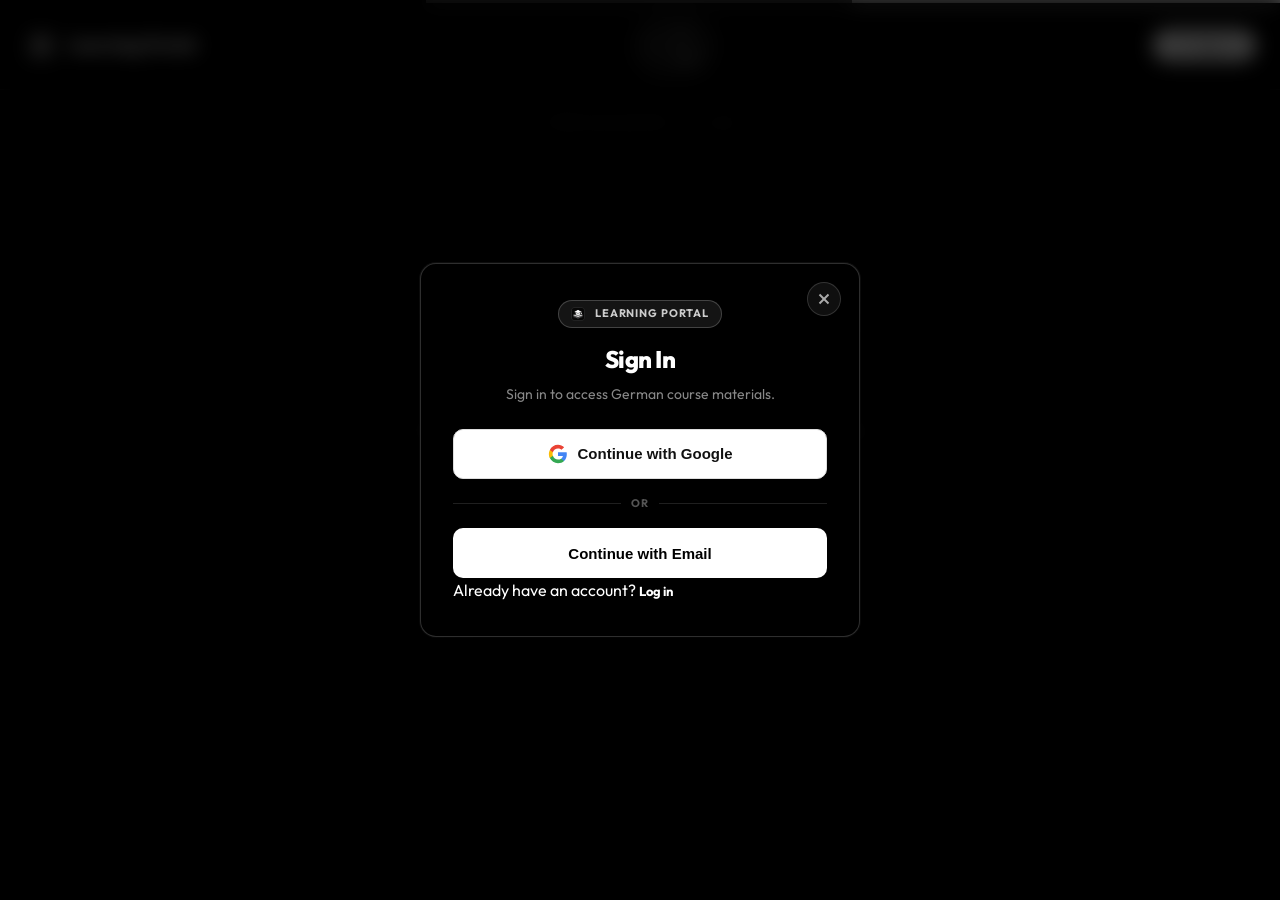
<file: learn.html>
<!DOCTYPE html>
<html lang="de">
<head>
  <meta charset="UTF-8" />
  <meta name="viewport" content="width=device-width, initial-scale=1.0" />
  <title>Learn – A1 | Learning Portal</title>
  <meta name="description" content="65 A1 German lessons with voice playback in German and English." />
  <link rel="stylesheet" href="styles.css" />
  <link rel="stylesheet" href="auth.css"/>
  <link rel="icon" type="image/png" href="logo.png"/>
</head>
<body>

<header class="site-header">
  <div class="header-inner">
    <a href="index.html" class="logo">
      <div class="logo-icon"><img src="logo.png" alt="Learning Portal" style="width:100%;height:100%;object-fit:cover;border-radius:7px;display:block;"/></div>
      <span class="logo-text">Learning Portal</span>
    </a>
    <a href="a1.html" class="back-btn">
      <svg viewBox="0 0 24 24" fill="none" stroke="currentColor" stroke-width="2"><path d="M19 12H5M12 5l-7 7 7 7"/></svg>
      A1 Hub
    </a>
  </div>
</header>

<!-- Mobile overlay (fixed backdrop, outside everything) -->
<div class="mob-overlay" id="learnOverlay" onclick="closeLessonSidebar()"></div>

<div class="learn-layout">

  <!-- Sidebar -->
  <aside class="lesson-sidebar" id="learnSidebar">
    <div class="sidebar-header">
      <h3>A1 Lessons</h3>
      <input type="text" class="sidebar-search" id="lessonSearch" placeholder="Search lessons…" autocomplete="off" />
    </div>
    <div class="lesson-list" id="lessonList"></div>
  </aside>

  <!-- Main viewer -->
  <section class="lesson-viewer" id="lessonViewer">

    <!-- Panel head -->
    <div class="tw-panel-head">
      <div style="display:flex;align-items:center;gap:10px;flex:1;min-width:0;">
        <button class="mob-sidebar-btn" onclick="openLessonSidebar()">
          <svg width="15" height="15" viewBox="0 0 24 24" fill="none" stroke="currentColor" stroke-width="2"><line x1="3" y1="6" x2="21" y2="6"/><line x1="3" y1="12" x2="21" y2="12"/><line x1="3" y1="18" x2="21" y2="18"/></svg>
          Lessons
        </button>
        <div style="min-width:0;overflow:hidden;">
          <div class="tw-panel-title" id="panelTitle">L1: Greetings</div>
          <div class="tw-panel-sub" id="panelSub">Begrüßungen – Greetings</div>
        </div>
      </div>
      <div class="lesson-nav-btns" style="flex-shrink:0;">
        <button class="nav-btn" id="prevBtn" disabled>
          <svg viewBox="0 0 24 24" fill="none" stroke="currentColor" stroke-width="2" width="14" height="14"><path d="M19 12H5M12 5l-7 7 7 7"/></svg>
          Prev
        </button>
        <button class="nav-btn" id="nextBtn">
          Next
          <svg viewBox="0 0 24 24" fill="none" stroke="currentColor" stroke-width="2" width="14" height="14"><path d="M5 12h14M12 5l7 7-7 7"/></svg>
        </button>
      </div>
    </div>

    <!-- Progress strip -->
    <div class="lesson-progress-strip">
      <div class="lesson-progress-fill" id="progressFill" style="width:1.5%;"></div>
    </div>

    <!-- Main vocab block -->
    <div class="vocab-block">
      <div class="vocab-german" id="vocabGerman">Hallo / Guten Tag</div>
      <div class="vocab-english" id="vocabEnglish">Hello / Good day</div>
      <div class="vocab-phonetic" id="vocabPhonetic">HAH-loh / GOO-ten tahk</div>
    </div>

    <!-- Voice buttons -->
    <div class="voice-btns">
      <button class="voice-btn voice-btn-de" id="btnSpeakDE">
        <svg viewBox="0 0 24 24" fill="none" stroke="currentColor" stroke-width="2">
          <path d="M11 5L6 9H2v6h4l5 4V5z"/>
          <path d="M19.07 4.93a10 10 0 0 1 0 14.14"/>
          <path d="M15.54 8.46a5 5 0 0 1 0 7.07"/>
        </svg>
        🇩🇪 Speak German
      </button>
      <button class="voice-btn voice-btn-en" id="btnSpeakEN">
        <svg viewBox="0 0 24 24" fill="none" stroke="currentColor" stroke-width="2">
          <path d="M11 5L6 9H2v6h4l5 4V5z"/>
          <path d="M19.07 4.93a10 10 0 0 1 0 14.14"/>
          <path d="M15.54 8.46a5 5 0 0 1 0 7.07"/>
        </svg>
        🇬🇧 Speak English
      </button>
    </div>

    <!-- Example sentences -->
    <div class="examples-section">
      <h4>📝 Example Sentences</h4>
      <div id="examplesContainer"></div>
    </div>

    <!-- Vocabulary list -->
    <div class="examples-section">
      <h4>📚 Vocabulary</h4>
      <div class="vocab-list" id="vocabListContainer"></div>
    </div>

  </section>
</div>

<footer class="site-footer">
  <p>© 2026 Learning Portal &nbsp;·&nbsp; A1 – Learn</p>
</footer>

<script src="lessons.js"></script>
<script src="app.js"></script>
<script>
  // ── State ──
  let currentIndex = 0;

  // ── Mobile Sidebar ──
  function openLessonSidebar() {
    document.getElementById('learnSidebar').classList.add('mob-open');
    document.getElementById('learnOverlay').classList.add('show');
  }
  function closeLessonSidebar() {
    document.getElementById('learnSidebar').classList.remove('mob-open');
    document.getElementById('learnOverlay').classList.remove('show');
  }

  // ── Select lesson (single entry point for sidebar clicks) ──
  function selectLesson(i) {
    currentIndex = i;
    closeLessonSidebar();
    renderLesson();
  }

  // ── Build sidebar ──
  function buildSidebar(filter) {
    filter = filter || '';
    const list = document.getElementById('lessonList');
    list.innerHTML = '';
    const lower = filter.toLowerCase();
    LESSONS.forEach(function(lesson, i) {
      if (lower && !lesson.title.toLowerCase().includes(lower) && !String(lesson.id).includes(lower)) return;
      const item = document.createElement('div');
      item.className = 'lesson-item' + (i === currentIndex ? ' active' : '');
      item.onclick = (function(idx){ return function(){ selectLesson(idx); }; })(i);
      item.innerHTML =
        '<div class="lesson-num">' + lesson.id + '</div>' +
        '<div class="lesson-name">' + lesson.title + '</div>';
      list.appendChild(item);
    });
    // Scroll active item into view
    const active = list.querySelector('.lesson-item.active');
    if (active) active.scrollIntoView({ block: 'nearest', behavior: 'smooth' });
  }

  // ── Render lesson ──
  function renderLesson() {
    const lesson = LESSONS[currentIndex];
    if (!lesson) return;

    document.getElementById('vocabGerman').textContent = lesson.german;
    document.getElementById('vocabEnglish').textContent = lesson.english;
    document.getElementById('vocabPhonetic').textContent = lesson.phonetic || '';
    document.getElementById('panelTitle').textContent = 'L' + lesson.id + ': ' + lesson.title;
    document.getElementById('panelSub').textContent = lesson.german + ' \u2013 ' + lesson.english;

    // Progress
    var pct = (lesson.id / LESSONS.length) * 100;
    document.getElementById('progressFill').style.width = Math.max(1.5, pct) + '%';

    // Prev / Next buttons
    document.getElementById('prevBtn').disabled = currentIndex === 0;
    document.getElementById('nextBtn').disabled = currentIndex === LESSONS.length - 1;

    // Examples
    var exBox = document.getElementById('examplesContainer');
    exBox.innerHTML = (lesson.examples || []).map(function(ex) {
      return '<div class="example-row"><div class="example-de">' + ex.de + '</div><div class="example-en">' + ex.en + '</div></div>';
    }).join('');

    // Vocab list
    var vcBox = document.getElementById('vocabListContainer');
    vcBox.innerHTML = (lesson.vocab || []).map(function(v) {
      var safe = v.de.replace(/'/g, "\\'");
      return '<div class="vocab-item">' +
        '<span class="vi-german">' + v.de + '</span>' +
        '<span class="vi-english">' + v.en + '</span>' +
        '<button class="vi-play" title="Speak German" onclick="speakGerman(\'' + safe + '\', this)">' +
          '<svg viewBox="0 0 24 24" fill="none" stroke="currentColor" stroke-width="2">' +
            '<path d="M11 5L6 9H2v6h4l5 4V5z"/>' +
            '<path d="M15.54 8.46a5 5 0 0 1 0 7.07"/>' +
          '</svg></button></div>';
    }).join('');

    // Voice buttons
    document.getElementById('btnSpeakDE').onclick = function() { speakGerman(lesson.german, this); };
    document.getElementById('btnSpeakEN').onclick = function() { speakEnglish(lesson.english, this); };

    // Page title & hash
    document.title = 'Lesson ' + lesson.id + ': ' + lesson.title + ' \u2013 Learning Portal';
    history.replaceState(null, '', '#lesson-' + lesson.id);

    // Refresh sidebar highlight
    buildSidebar(document.getElementById('lessonSearch').value);
    window.scrollTo({ top: 0, behavior: 'smooth' });
  }

  // ── Prev / Next navigation ──
  document.getElementById('prevBtn').addEventListener('click', function() {
    if (currentIndex > 0) { currentIndex--; renderLesson(); }
  });
  document.getElementById('nextBtn').addEventListener('click', function() {
    if (currentIndex < LESSONS.length - 1) { currentIndex++; renderLesson(); }
  });

  // ── Search ──
  document.getElementById('lessonSearch').addEventListener('input', function() {
    buildSidebar(this.value);
  });

  // ── Handle deep-link hash ──
  function loadFromHash() {
    var hash = location.hash;
    if (hash && hash.startsWith('#lesson-')) {
      var id = parseInt(hash.replace('#lesson-', ''), 10);
      var idx = LESSONS.findIndex(function(l) { return l.id === id; });
      if (idx !== -1) currentIndex = idx;
    }
  }

  // ── Keyboard navigation ──
  document.addEventListener('keydown', function(e) {
    if (e.key === 'ArrowRight' || e.key === 'ArrowDown') {
      if (currentIndex < LESSONS.length - 1) { currentIndex++; renderLesson(); }
    }
    if (e.key === 'ArrowLeft' || e.key === 'ArrowUp') {
      if (currentIndex > 0) { currentIndex--; renderLesson(); }
    }
  });

  // ── Init ──
  loadFromHash();
  buildSidebar();
  renderLesson();
</script>
  <script src="auth.js"></script>
</body>
</html>
</file>
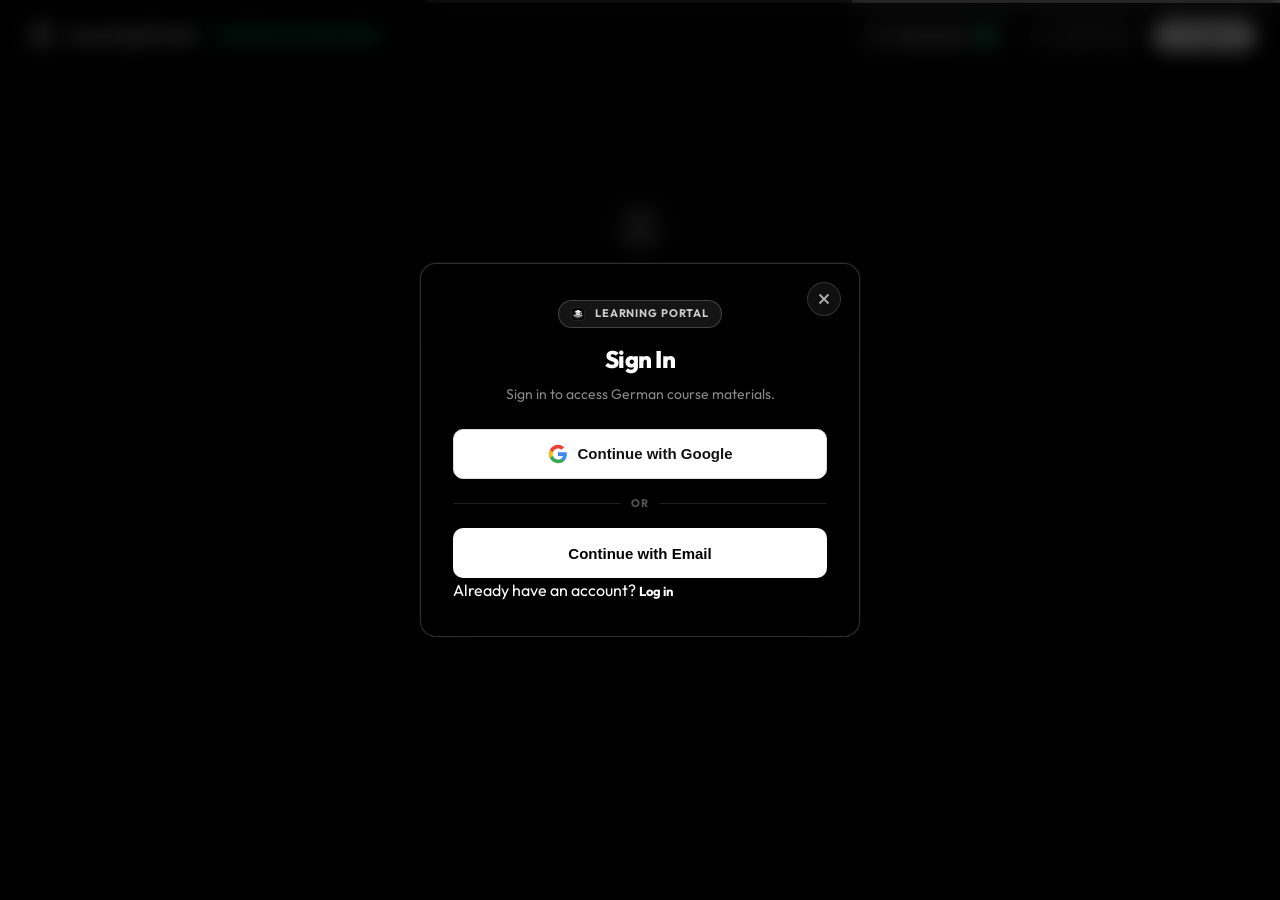
<file: math.html>
<!DOCTYPE html>
<html lang="en">
<head>
  <meta charset="UTF-8"/>
  <meta name="viewport" content="width=device-width,initial-scale=1.0,viewport-fit=cover"/>
  <title>Mathematic Equations – dMAT Practice &amp; Exam</title>
  <meta name="description" content="dMAT Mathematic Equations testing module: Solve 4-variable linear systems (A, B, C, D) with whole numbers 1–20. Practice Sets 1–5 across Hard and Medium levels."/>
  <link rel="stylesheet" href="styles.css"/>
  <link rel="stylesheet" href="dmat.css"/>
  <style>
    /* ── Solid White Button ── */
    .btn-white-solid {
      background: #ffffff !important;
      color: #0f172a !important;
      font-weight: 800 !important;
      border: none !important;
      box-shadow: 0 4px 14px rgba(255, 255, 255, 0.25);
    }
    .btn-white-solid:hover {
      background: #f1f5f9 !important;
      transform: translateY(-2px);
    }

    /* ── Compact Question Palette (Desktop & General) ── */
    .exam-layout {
      display: grid !important;
      grid-template-columns: 210px 1fr !important;
      gap: 18px !important;
      align-items: start !important;
    }

    .exam-palette-sidebar {
      background: #0a0a0c !important;
      border: 1px solid rgba(255, 255, 255, 0.08) !important;
      border-radius: 12px !important;
      padding: 12px 14px !important;
      box-sizing: border-box !important;
      position: sticky !important;
      top: 80px !important;
    }

    .palette-head {
      display: flex !important;
      align-items: center !important;
      justify-content: space-between !important;
      padding-bottom: 6px !important;
      border-bottom: 1px solid rgba(255, 255, 255, 0.06) !important;
      margin-bottom: 8px !important;
    }

    .palette-title-text {
      font-size: 11px !important;
      font-weight: 800 !important;
      letter-spacing: 0.05em !important;
      text-transform: uppercase !important;
      color: #94a3b8 !important;
    }

    .palette-sub-text {
      font-size: 10px !important;
      color: #64748b !important;
    }

    .palette-grid {
      display: grid !important;
      grid-template-columns: repeat(5, 1fr) !important;
      gap: 5px !important;
      margin: 8px 0 !important;
    }

    .palette-btn {
      width: 100% !important;
      height: 32px !important;
      min-width: 0 !important;
      aspect-ratio: auto !important;
      border-radius: 6px !important;
      background: #161618 !important;
      border: 1px solid rgba(255, 255, 255, 0.08) !important;
      color: #94a3b8 !important;
      font-size: 12px !important;
      font-weight: 700 !important;
      display: flex !important;
      align-items: center !important;
      justify-content: center !important;
      padding: 0 !important;
      cursor: pointer !important;
      transition: all 0.15s ease !important;
      position: relative !important;
    }

    .palette-btn:hover {
      background: #222226 !important;
      color: #f8fafc !important;
      border-color: rgba(255, 255, 255, 0.25) !important;
    }

    .palette-btn.current {
      background: #ffffff !important;
      color: #0f172a !important;
      font-weight: 900 !important;
      border-color: #ffffff !important;
      box-shadow: 0 0 10px rgba(255, 255, 255, 0.4) !important;
    }

    .palette-btn.answered {
      background: rgba(255, 255, 255, 0.16) !important;
      border-color: rgba(255, 255, 255, 0.55) !important;
      color: #ffffff !important;
    }

    .palette-btn.partial {
      background: rgba(161, 161, 170, 0.16) !important;
      border-color: #71717a !important;
      color: #d4d4d8 !important;
    }

    .palette-btn.flagged::after {
      content: '' !important;
      position: absolute !important;
      top: 2px !important;
      right: 2px !important;
      width: 5px !important;
      height: 5px !important;
      border-radius: 50% !important;
      background: #d4d4d8 !important;
    }

    .palette-legend {
      display: flex !important;
      justify-content: space-between !important;
      gap: 4px !important;
      margin-top: 8px !important;
      padding-top: 6px !important;
      border-top: 1px solid rgba(255, 255, 255, 0.04) !important;
      font-size: 10px !important;
      color: #64748b !important;
    }

    .palette-legend .legend-item {
      display: flex !important;
      align-items: center !important;
      gap: 4px !important;
    }

    .palette-legend .leg-box {
      width: 7px !important;
      height: 7px !important;
      border-radius: 2px !important;
    }

    /* ── Perfectly Aligned Difficulty Cards ── */
    .cols-4 .diff-card {
      display: flex !important;
      flex-direction: column !important;
    }
    .cols-4 .diff-desc {
      min-height: 48px !important;
      margin-bottom: 20px !important;
    }
    .cols-4 .diff-specs {
      margin-top: auto !important;
      margin-bottom: 20px !important;
    }
    .cols-4 .btn-diff-action {
      margin-top: 0 !important;
    }

    /* ── Sets Grid Layout ── */
    .fig-sets-grid {
      display: grid !important;
      grid-template-columns: repeat(auto-fit, minmax(280px, 1fr)) !important;
      gap: 18px !important;
    }

    /* ── Mobile & Tablet Responsiveness (<= 860px) ── */
    @media (max-width: 860px) {
      .fig-sets-grid {
        grid-template-columns: 1fr !important;
        gap: 14px !important;
        padding: 0 12px !important;
      }

      .exam-container {
        padding: 10px 10px 30px !important;
      }

      .exam-layout {
        grid-template-columns: 1fr !important;
        gap: 10px !important;
      }

      /* Compact Horizontal Palette on Mobile */
      .exam-palette-sidebar {
        position: static !important;
        order: -1 !important;
        padding: 8px 10px !important;
        border-radius: 10px !important;
        margin-bottom: 2px !important;
      }

      .palette-head {
        margin-bottom: 4px !important;
        padding-bottom: 4px !important;
      }

      .palette-title-text {
        font-size: 10px !important;
      }

      .palette-sub-text {
        font-size: 9px !important;
      }

      .palette-grid {
        display: flex !important;
        overflow-x: auto !important;
        -webkit-overflow-scrolling: touch !important;
        gap: 6px !important;
        margin: 4px 0 !important;
        padding-bottom: 4px !important;
        scrollbar-width: none !important;
      }

      .palette-grid::-webkit-scrollbar {
        display: none !important;
      }

      .palette-btn {
        min-width: 34px !important;
        width: 34px !important;
        height: 34px !important;
        flex-shrink: 0 !important;
        font-size: 12px !important;
        border-radius: 8px !important;
      }

      .palette-legend {
        display: none !important;
      }

      /* Topbar Mobile */
      .exam-topbar {
        padding: 6px 0 !important;
      }

      .exam-topbar-inner {
        padding: 0 10px !important;
        flex-wrap: wrap !important;
        gap: 6px !important;
      }

      .exam-meta {
        gap: 6px !important;
      }

      .exam-badge {
        font-size: 10px !important;
        padding: 2px 8px !important;
      }

      .candidate-pill {
        font-size: 10px !important;
        padding: 2px 8px !important;
      }

      .timer-display {
        font-size: 19px !important;
      }

      .btn-submit-exam {
        padding: 6px 12px !important;
        font-size: 12px !important;
      }

      /* Stage Card */
      .exam-stage-card {
        padding: 14px 12px !important;
        border-radius: 12px !important;
        gap: 12px !important;
      }

      .q-stage-head {
        padding-bottom: 8px !important;
      }

      .q-stage-sub {
        font-size: 9px !important;
      }

      .q-stage-title {
        font-size: 1.15rem !important;
      }

      .q-stage-instruction {
        font-size: 0.82rem !important;
        line-height: 1.4 !important;
      }

      /* Equations Box */
      .equations-stage-box {
        padding: 20px 12px !important;
        border-radius: 12px !important;
        margin: 8px 0 !important;
      }

      .equation-line {
        font-size: clamp(1.15rem, 5.5vw, 1.6rem) !important;
        line-height: 1.6 !important;
      }

      /* Inputs Row */
      .answer-entry-card {
        padding: 14px 12px !important;
        border-radius: 12px !important;
      }

      .entry-header h4 {
        font-size: 0.85rem !important;
      }

      .entry-note {
        font-size: 0.72rem !important;
      }

      .inputs-row-grid {
        display: grid !important;
        grid-template-columns: repeat(4, 1fr) !important;
        gap: 8px !important;
      }

      .var-input-group label {
        font-size: 0.85rem !important;
      }

      .var-input-group input {
        height: 46px !important;
        font-size: 1.15rem !important;
        text-align: center !important;
      }

      /* Actions Bar */
      .exam-actions-bar {
        margin-top: 14px !important;
        gap: 8px !important;
      }

      .exam-btn {
        padding: 10px 14px !important;
        font-size: 0.85rem !important;
        min-height: 42px !important;
      }

      /* Modals */
      .dmat-modal-card {
        width: 94% !important;
        max-width: 440px !important;
        margin: auto !important;
        padding: 16px !important;
        border-radius: 16px !important;
      }
    }

    @media (max-width: 480px) {
      .inputs-row-grid {
        grid-template-columns: repeat(2, 1fr) !important;
        gap: 10px !important;
      }
    }
  </style>
  <link rel="stylesheet" href="auth.css"/>
  <link rel="icon" type="image/png" href="logo.png"/>
</head>
<body>

<!-- SVG Defs -->
<svg style="display:none" xmlns="http://www.w3.org/2000/svg">
  <symbol id="ic-world" viewBox="0 0 24 24" fill="none" stroke="currentColor" stroke-width="2" stroke-linecap="round" stroke-linejoin="round"><circle cx="12" cy="12" r="10"/><line x1="2" y1="12" x2="22" y2="12"/><path d="M12 2a15.3 15.3 0 0 1 4 10 15.3 15.3 0 0 1-4 10 15.3 15.3 0 0 1-4-10 15.3 15.3 0 0 1 4-10z"/></symbol>
  <symbol id="ic-back" viewBox="0 0 24 24" fill="none" stroke="currentColor" stroke-width="2.5" stroke-linecap="round" stroke-linejoin="round"><line x1="19" y1="12" x2="5" y2="12"/><polyline points="12 19 5 12 12 5"/></symbol>
  <symbol id="ic-math" viewBox="0 0 24 24" fill="none" stroke="currentColor" stroke-width="2" stroke-linecap="round" stroke-linejoin="round"><line x1="4" y1="9" x2="20" y2="9"/><line x1="4" y1="15" x2="20" y2="15"/><line x1="10" y1="3" x2="8" y2="21"/><line x1="16" y1="3" x2="14" y2="21"/></symbol>
  <symbol id="ic-users" viewBox="0 0 24 24" fill="none" stroke="currentColor" stroke-width="2" stroke-linecap="round" stroke-linejoin="round"><path d="M17 21v-2a4 4 0 0 0-4-4H5a4 4 0 0 0-4 4v2"/><circle cx="9" cy="7" r="4"/><path d="M23 21v-2a4 4 0 0 0-3-3.87"/><path d="M16 3.13a4 4 0 0 1 0 7.75"/></symbol>
  <symbol id="ic-check" viewBox="0 0 24 24" fill="none" stroke="currentColor" stroke-width="2.5" stroke-linecap="round" stroke-linejoin="round"><polyline points="20 6 9 17 4 12"/></symbol>
</svg>

<!-- Header -->
<header class="site-header">
  <div class="header-inner">
    <div class="header-left">
      <a href="index.html" class="logo">
        <div class="logo-icon"><img src="logo.png" alt="Learning Portal" style="width:100%;height:100%;object-fit:cover;border-radius:7px;display:block;"/></div>
        <span class="logo-text">Learning Portal</span>
      </a>
      <span class="portal-badge" style="background:rgba(16,185,129,0.15); border-color:rgba(16,185,129,0.3); color:#10b981;">Mathematic Equations</span>

    </div>

    <div class="header-actions">
            <button class="dmat-btn-sub" id="btn-nav-submissions">
        <svg width="15" height="15" viewBox="0 0 24 24" fill="none" stroke="currentColor" stroke-width="2"><use href="#ic-users"/></svg>
        <span>Submissions</span>
        <span class="badge-count sub-count-display" id="sub-count-badge">0</span>
      </button>
      <a href="dmat.html" class="back-btn">
        <svg width="14" height="14" viewBox="0 0 24 24" fill="none" stroke="currentColor" stroke-width="2.5"><use href="#ic-back"/></svg>
        dMAT Hub
      </a>
    </div>
  </div>
</header>

<main>
  <!-- ══════════════════════════════════════════
       VIEW 1: CHOOSE DIFFICULTY LEVEL (Easy, Medium, Hard)
  ══════════════════════════════════════════ -->
  <section class="dmat-view" id="view-difficulties">
    <div class="page-hero container">
      <h1>Choose Difficulty Level</h1>
      <p>Test your algebraic deduction and system substitution skills. Select your level to begin.</p>
      
      <div class="hero-stats-row" style="margin-top: 20px;">
        <div class="h-stat-item">
          <span class="h-stat-num">4 Levels</span>
          <span class="h-stat-lbl">Easy · Med · Hard · Sim</span>
        </div>
        <div class="h-stat-item">
          <span class="h-stat-num">Dynamic Pool</span>
          <span class="h-stat-lbl">100 Q / Level</span>
        </div>
        <div class="h-stat-item">
          <span class="h-stat-num">25 min</span>
          <span class="h-stat-lbl">Exam Timer</span>
        </div>
        <button class="h-stat-btn" id="btn-hero-submissions">
          <svg width="14" height="14" viewBox="0 0 24 24" fill="none" stroke="currentColor" stroke-width="2"><use href="#ic-users"/></svg>
          <span>Submissions Log (<span id="hero-sub-count">0</span>)</span>
        </button>
      </div>
    </div>

    <div class="container">
      <div class="cards-grid cols-4">

        <!-- Easy -->
        <div class="glass-card diff-card diff-card-easy" id="diff-card-easy" style="cursor: pointer;">
          <div class="diff-badge badge-easy">WARM-UP</div>
          <div class="diff-title">Easy</div>
          <div class="diff-desc">100 Q pool. Dynamic 20-question randomized test with 2-variable linear systems (A, B ∈ 1–20).</div>
          <div class="diff-specs">
            <div class="spec-row"><span>Questions:</span><strong class="text-glow">20 Q (Dynamic)</strong></div>
            <div class="spec-row"><span>Timer:</span><strong>25 mins</strong></div>
            <div class="spec-row"><span>Inputs:</span><strong>A, B in numbers</strong></div>
          </div>
          <button class="btn-diff-action" id="btn-start-easy">Start Easy (20 Q)</button>
        </div>

        <!-- Medium -->
        <div class="glass-card diff-card diff-card-med" id="diff-card-medium" style="cursor: pointer;">
          <div class="diff-badge badge-medium">INTERMEDIATE</div>
          <div class="diff-title">Medium</div>
          <div class="diff-desc">100 Q pool. Dynamic 20-question randomized test with 3-variable substitutions &amp; balance relations.</div>
          <div class="diff-specs">
            <div class="spec-row"><span>Questions:</span><strong class="text-glow">20 Q (Dynamic)</strong></div>
            <div class="spec-row"><span>Timer:</span><strong>25 mins</strong></div>
            <div class="spec-row"><span>Inputs:</span><strong>A, B, C in numbers</strong></div>
          </div>
          <button class="btn-diff-action" id="btn-start-med">Start Medium (20 Q)</button>
        </div>

        <!-- Hard -->
        <div class="glass-card diff-card diff-card-hard" id="diff-card-hard" style="cursor: pointer;">
          <div class="diff-badge badge-hard">OFFICIAL DMAT EXAM</div>
          <div class="diff-title">Hard</div>
          <div class="diff-desc">100 Q pool. Dynamic 20-question randomized test with official dMAT 4-variable equation systems (A, B, C, D).</div>
          <div class="diff-specs">
            <div class="spec-row"><span>Questions:</span><strong class="text-glow">20 Q (Dynamic)</strong></div>
            <div class="spec-row"><span>Timer:</span><strong>25 mins</strong></div>
            <div class="spec-row"><span>Inputs:</span><strong>A, B, C, D in numbers</strong></div>
          </div>
          <button class="btn-diff-action" id="btn-start-hard">Start Hard (20 Q)</button>
        </div>

        <!-- Simulation -->
        <div class="glass-card diff-card diff-card-sim" id="diff-card-sim" style="cursor: pointer;">
          <div class="diff-badge badge-sim">FULL EXAM SIMULATION</div>
          <div class="diff-title">Simulation</div>
          <div class="diff-desc">Full exam simulation. Mixed test: 5 Easy, 5 Medium &amp; 10 Hard questions dynamically sampled from the 300 Q pool.</div>
          <div class="diff-specs">
            <div class="spec-row"><span>Questions:</span><strong class="text-glow">20 Q (Dynamic)</strong></div>
            <div class="spec-row"><span>Timer:</span><strong>25 mins</strong></div>
            <div class="spec-row"><span>Inputs:</span><strong>Dynamic (A–D in numbers)</strong></div>
          </div>
          <button class="btn-diff-action btn-white-solid" id="btn-start-sim">Start Simulation (20 Q)</button>
        </div>

      </div>
    </div>
  </section>

  <!-- ══════════════════════════════════════════
       VIEW 1a: EASY SET SELECTION (Set 1 to Set 5)
  ══════════════════════════════════════════ -->
  <section class="dmat-view hidden" id="view-sets-easy">
    <div class="page-hero container">
      <button class="back-link-btn" id="btn-back-to-diff-easy" style="margin-bottom: 16px;">
        <svg width="14" height="14" viewBox="0 0 24 24" fill="none" stroke="currentColor" stroke-width="2.5"><use href="#ic-back"/></svg>
        Back to Difficulty Level
      </button>
      <div class="badge" style="background:rgba(59,130,246,0.15); color:#60a5fa; border-color:rgba(59,130,246,0.3);">
        Easy Level · 5 Practice Sets (100 Questions) · 25 Minutes Each
      </div>
      <h1>Choose Easy Practice Set</h1>
      <p>5 Practice sets with 20 unique 2-variable linear systems each (A, B ∈ 1–20). Select your set to begin — the 25-minute countdown begins after you enter your name.</p>
    </div>

    <div class="container">
      <div class="cards-grid fig-sets-grid">

        <!-- SET 1 -->
        <div class="glass-card diff-card diff-card-easy" style="cursor: pointer;" data-start-set="easy_t1" id="card-easy-set-1">
          <div class="diff-badge badge-easy">Set 1</div>
          <div class="diff-title">Easy Set 1</div>
          <div class="diff-desc">20 Questions. Fundamental 2-variable substitutions and linear balance.</div>
          <div class="diff-specs">
            <div class="spec-row"><span>Questions:</span><strong>20 Questions</strong></div>
            <div class="spec-row"><span>Timer:</span><strong>25 Minutes</strong></div>
            <div class="spec-row"><span>Inputs:</span><strong>A, B in numbers</strong></div>
          </div>
          <button class="btn-diff-action" data-start-set="easy_t1">Start Set 1 (25m) ➔</button>
        </div>

        <!-- SET 2 -->
        <div class="glass-card diff-card diff-card-easy" style="cursor: pointer;" data-start-set="easy_t2" id="card-easy-set-2">
          <div class="diff-badge badge-easy">Set 2</div>
          <div class="diff-title">Easy Set 2</div>
          <div class="diff-desc">20 Questions. Direct substitution chains and 2-variable balance.</div>
          <div class="diff-specs">
            <div class="spec-row"><span>Questions:</span><strong>20 Questions</strong></div>
            <div class="spec-row"><span>Timer:</span><strong>25 Minutes</strong></div>
            <div class="spec-row"><span>Inputs:</span><strong>A, B in numbers</strong></div>
          </div>
          <button class="btn-diff-action" data-start-set="easy_t2">Start Set 2 (25m) ➔</button>
        </div>

        <!-- SET 3 -->
        <div class="glass-card diff-card diff-card-easy" style="cursor: pointer;" data-start-set="easy_t3" id="card-easy-set-3">
          <div class="diff-badge badge-easy">Set 3</div>
          <div class="diff-title">Easy Set 3</div>
          <div class="diff-desc">20 Questions. Speed substitution and 2-variable algebraic relations.</div>
          <div class="diff-specs">
            <div class="spec-row"><span>Questions:</span><strong>20 Questions</strong></div>
            <div class="spec-row"><span>Timer:</span><strong>25 Minutes</strong></div>
            <div class="spec-row"><span>Inputs:</span><strong>A, B in numbers</strong></div>
          </div>
          <button class="btn-diff-action" data-start-set="easy_t3">Start Set 3 (25m) ➔</button>
        </div>

        <!-- SET 4 -->
        <div class="glass-card diff-card diff-card-easy" style="cursor: pointer;" data-start-set="easy_t4" id="card-easy-set-4">
          <div class="diff-badge badge-easy">Set 4</div>
          <div class="diff-title">Easy Set 4</div>
          <div class="diff-desc">20 Questions. Linear equations and two-unknown arithmetic speed drills.</div>
          <div class="diff-specs">
            <div class="spec-row"><span>Questions:</span><strong>20 Questions</strong></div>
            <div class="spec-row"><span>Timer:</span><strong>25 Minutes</strong></div>
            <div class="spec-row"><span>Inputs:</span><strong>A, B in numbers</strong></div>
          </div>
          <button class="btn-diff-action" data-start-set="easy_t4">Start Set 4 (25m) ➔</button>
        </div>

        <!-- SET 5 -->
        <div class="glass-card diff-card diff-card-easy" style="cursor: pointer;" data-start-set="easy_t5" id="card-easy-set-5">
          <div class="diff-badge badge-easy">Set 5</div>
          <div class="diff-title">Easy Set 5</div>
          <div class="diff-desc">20 Questions. Rapid 2-variable deduction and boundary value verification.</div>
          <div class="diff-specs">
            <div class="spec-row"><span>Questions:</span><strong>20 Questions</strong></div>
            <div class="spec-row"><span>Timer:</span><strong>25 Minutes</strong></div>
            <div class="spec-row"><span>Inputs:</span><strong>A, B in numbers</strong></div>
          </div>
          <button class="btn-diff-action" data-start-set="easy_t5">Start Set 5 (25m) ➔</button>
        </div>

      </div>
    </div>
  </section>

  <!-- ══════════════════════════════════════════
       VIEW 1b: HARD SET SELECTION (Set 1 to Set 5)
  ══════════════════════════════════════════ -->
  <section class="dmat-view hidden" id="view-sets">
    <div class="page-hero container">
      <button class="back-link-btn" id="btn-back-to-diff" style="margin-bottom: 16px;">
        <svg width="14" height="14" viewBox="0 0 24 24" fill="none" stroke="currentColor" stroke-width="2.5"><use href="#ic-back"/></svg>
        Back to Difficulty Level
      </button>
      <div class="badge" style="background:rgba(16,185,129,0.12); color:#10b981; border-color:rgba(16,185,129,0.3);">
        Hard Level · Official dMAT Standard · 5 Practice Sets (100 Questions) · 25 Minutes Each
      </div>
      <h1>Choose Hard Practice Set</h1>
      <p>5 sets containing 20 unique equation systems each (A, B, C, D ∈ 1–20). Select the set you want to attempt — the 25-minute countdown begins after you enter your name.</p>
    </div>

    <div class="container">
      <div class="cards-grid fig-sets-grid">

        <!-- SET 1 -->
        <div class="glass-card diff-card diff-card-hard" style="cursor: pointer;" data-start-set="hard_t1" id="card-set-1">
          <div class="diff-badge badge-hard">Set 1</div>
          <div class="diff-title">Hard Set 1</div>
          <div class="diff-desc">20 Unique systems of equations. Chained single-variable substitutions and balance equations.</div>
          <div class="diff-specs">
            <div class="spec-row"><span>Questions:</span><strong>20 Questions</strong></div>
            <div class="spec-row"><span>Timer:</span><strong>25 Minutes</strong></div>
            <div class="spec-row"><span>Inputs:</span><strong>A, B, C, D in numbers</strong></div>
          </div>
          <button class="btn-diff-action" data-start-set="hard_t1">Start Set 1 (25m) ➔</button>
        </div>

        <!-- SET 2 -->
        <div class="glass-card diff-card diff-card-hard" style="cursor: pointer;" data-start-set="hard_t2" id="card-set-2">
          <div class="diff-badge badge-hard">Set 2</div>
          <div class="diff-title">Hard Set 2</div>
          <div class="diff-desc">20 Unique systems of equations. Master equation multi-variable balance and speed substitution.</div>
          <div class="diff-specs">
            <div class="spec-row"><span>Questions:</span><strong>20 Questions</strong></div>
            <div class="spec-row"><span>Timer:</span><strong>25 Minutes</strong></div>
            <div class="spec-row"><span>Inputs:</span><strong>A, B, C, D in numbers</strong></div>
          </div>
          <button class="btn-diff-action" data-start-set="hard_t2">Start Set 2 (25m) ➔</button>
        </div>

        <!-- SET 3 -->
        <div class="glass-card diff-card diff-card-hard" style="cursor: pointer;" data-start-set="hard_t3" id="card-set-3">
          <div class="diff-badge badge-hard">Set 3</div>
          <div class="diff-title">Hard Set 3</div>
          <div class="diff-desc">20 Unique systems of equations. Cross-variable substitution chains and 4-variable linear balance.</div>
          <div class="diff-specs">
            <div class="spec-row"><span>Questions:</span><strong>20 Questions</strong></div>
            <div class="spec-row"><span>Timer:</span><strong>25 Minutes</strong></div>
            <div class="spec-row"><span>Inputs:</span><strong>A, B, C, D in numbers</strong></div>
          </div>
          <button class="btn-diff-action" data-start-set="hard_t3">Start Set 3 (25m) ➔</button>
        </div>

        <!-- SET 4 -->
        <div class="glass-card diff-card diff-card-hard" style="cursor: pointer;" data-start-set="hard_t4" id="card-set-4">
          <div class="diff-badge badge-hard">Set 4</div>
          <div class="diff-title">Hard Set 4</div>
          <div class="diff-desc">20 Unique systems of equations. Advanced 4-variable deduction and reverse substitution.</div>
          <div class="diff-specs">
            <div class="spec-row"><span>Questions:</span><strong>20 Questions</strong></div>
            <div class="spec-row"><span>Timer:</span><strong>25 Minutes</strong></div>
            <div class="spec-row"><span>Inputs:</span><strong>A, B, C, D in numbers</strong></div>
          </div>
          <button class="btn-diff-action" data-start-set="hard_t4">Start Set 4 (25m) ➔</button>
        </div>

        <!-- SET 5 -->
        <div class="glass-card diff-card diff-card-hard" style="cursor: pointer;" data-start-set="hard_t5" id="card-set-5">
          <div class="diff-badge badge-hard">Set 5</div>
          <div class="diff-title">Hard Set 5</div>
          <div class="diff-desc">20 Unique systems of equations. High-speed 4-variable systems and proportional equation mastery.</div>
          <div class="diff-specs">
            <div class="spec-row"><span>Questions:</span><strong>20 Questions</strong></div>
            <div class="spec-row"><span>Timer:</span><strong>25 Minutes</strong></div>
            <div class="spec-row"><span>Inputs:</span><strong>A, B, C, D in numbers</strong></div>
          </div>
          <button class="btn-diff-action" data-start-set="hard_t5">Start Set 5 (25m) ➔</button>
        </div>

      </div>
    </div>
  </section>

  <!-- ══════════════════════════════════════════
       VIEW 1c: MEDIUM SET SELECTION (Set 1 to Set 5)
  ══════════════════════════════════════════ -->
  <section class="dmat-view hidden" id="view-sets-medium">
    <div class="page-hero container">
      <button class="back-link-btn" id="btn-back-to-diff-med" style="margin-bottom: 16px;">
        <svg width="14" height="14" viewBox="0 0 24 24" fill="none" stroke="currentColor" stroke-width="2.5"><use href="#ic-back"/></svg>
        Back to Difficulty Level
      </button>
      <div class="badge" style="background:rgba(245,158,11,0.15); color:#fbbf24; border-color:rgba(245,158,11,0.3);">
        Medium Level · 5 Practice Sets (100 Questions) · 25 Minutes Each
      </div>
      <h1>Choose Medium Practice Set</h1>
      <p>5 Official Medium practice sets with 20 unique 3-variable linear systems each (A, B, C ∈ 1–20). Select your set to begin.</p>
    </div>

    <div class="container">
      <div class="cards-grid fig-sets-grid">

        <!-- SET 1 -->
        <div class="glass-card diff-card diff-card-med" style="cursor: pointer;" data-start-set="medium_t1" id="card-med-set-1">
          <div class="diff-badge badge-medium">Set 1</div>
          <div class="diff-title">Medium Set 1</div>
          <div class="diff-desc">20 Questions. Chained single-variable substitutions &amp; balance relations.</div>
          <div class="diff-specs">
            <div class="spec-row"><span>Questions:</span><strong>20 Questions</strong></div>
            <div class="spec-row"><span>Timer:</span><strong>25 Minutes</strong></div>
            <div class="spec-row"><span>Inputs:</span><strong>A, B, C in numbers</strong></div>
          </div>
          <button class="btn-diff-action" data-start-set="medium_t1">Start Set 1 (25m) ➔</button>
        </div>

        <!-- SET 2 -->
        <div class="glass-card diff-card diff-card-med" style="cursor: pointer;" data-start-set="medium_t2" id="card-med-set-2">
          <div class="diff-badge badge-medium">Set 2</div>
          <div class="diff-title">Medium Set 2</div>
          <div class="diff-desc">20 Questions. Multi-variable balance and chained speed substitution.</div>
          <div class="diff-specs">
            <div class="spec-row"><span>Questions:</span><strong>20 Questions</strong></div>
            <div class="spec-row"><span>Timer:</span><strong>25 Minutes</strong></div>
            <div class="spec-row"><span>Inputs:</span><strong>A, B, C in numbers</strong></div>
          </div>
          <button class="btn-diff-action" data-start-set="medium_t2">Start Set 2 (25m) ➔</button>
        </div>

        <!-- SET 3 -->
        <div class="glass-card diff-card diff-card-med" style="cursor: pointer;" data-start-set="medium_t3" id="card-med-set-3">
          <div class="diff-badge badge-medium">Set 3</div>
          <div class="diff-title">Medium Set 3</div>
          <div class="diff-desc">20 Questions. Speed substitutions &amp; proportional equation balance.</div>
          <div class="diff-specs">
            <div class="spec-row"><span>Questions:</span><strong>20 Questions</strong></div>
            <div class="spec-row"><span>Timer:</span><strong>25 Minutes</strong></div>
            <div class="spec-row"><span>Inputs:</span><strong>A, B, C in numbers</strong></div>
          </div>
          <button class="btn-diff-action" data-start-set="medium_t3">Start Set 3 (25m) ➔</button>
        </div>

        <!-- SET 4 -->
        <div class="glass-card diff-card diff-card-med" style="cursor: pointer;" data-start-set="medium_t4" id="card-med-set-4">
          <div class="diff-badge badge-medium">Set 4</div>
          <div class="diff-title">Medium Set 4</div>
          <div class="diff-desc">20 Questions. Cross-variable substitution &amp; 3-variable system relations.</div>
          <div class="diff-specs">
            <div class="spec-row"><span>Questions:</span><strong>20 Questions</strong></div>
            <div class="spec-row"><span>Timer:</span><strong>25 Minutes</strong></div>
            <div class="spec-row"><span>Inputs:</span><strong>A, B, C in numbers</strong></div>
          </div>
          <button class="btn-diff-action" data-start-set="medium_t4">Start Set 4 (25m) ➔</button>
        </div>

        <!-- SET 5 -->
        <div class="glass-card diff-card diff-card-med" style="cursor: pointer;" data-start-set="medium_t5" id="card-med-set-5">
          <div class="diff-badge badge-medium">Set 5</div>
          <div class="diff-title">Medium Set 5</div>
          <div class="diff-desc">20 Questions. Advanced 3-variable linear balance and deduction.</div>
          <div class="diff-specs">
            <div class="spec-row"><span>Questions:</span><strong>20 Questions</strong></div>
            <div class="spec-row"><span>Timer:</span><strong>25 Minutes</strong></div>
            <div class="spec-row"><span>Inputs:</span><strong>A, B, C in numbers</strong></div>
          </div>
          <button class="btn-diff-action" data-start-set="medium_t5">Start Set 5 (25m) ➔</button>
        </div>

      </div>
    </div>
  </section>

  <!-- ══════════════════════════════════════════
       VIEW 1d: SIMULATION SET SELECTION (Set 1 to Set 5)
  ══════════════════════════════════════════ -->
  <section class="dmat-view hidden" id="view-sets-sim">
    <div class="page-hero container">
      <button class="back-link-btn" id="btn-back-to-diff-sim" style="margin-bottom: 16px;">
        <svg width="14" height="14" viewBox="0 0 24 24" fill="none" stroke="currentColor" stroke-width="2.5"><use href="#ic-back"/></svg>
        Back to Difficulty Level
      </button>
      <div class="badge" style="background:rgba(168,85,247,0.15); color:#c084fc; border-color:rgba(168,85,247,0.3);">
        Full Simulation · 5 Practice Sets (100 Questions) · 25 Minutes Each
      </div>
      <h1>Choose Simulation Practice Set</h1>
      <p>5 Full Simulation sets containing 20 unique systems each (5 Easy, 5 Medium, 10 Hard). Select your set to begin — the 25-minute countdown begins after you enter your name.</p>
    </div>

    <div class="container">
      <div class="cards-grid fig-sets-grid">

        <!-- SET 1 -->
        <div class="glass-card diff-card diff-card-sim" style="cursor: pointer;" data-start-set="sim_t1" id="card-sim-set-1">
          <div class="diff-badge badge-sim">Set 1</div>
          <div class="diff-title">Simulation Set 1</div>
          <div class="diff-desc">20 Questions. Balanced mix: 5 Easy (Q1–5), 5 Medium (Q6–10), and 10 Hard (Q11–20).</div>
          <div class="diff-specs">
            <div class="spec-row"><span>Questions:</span><strong>20 Questions</strong></div>
            <div class="spec-row"><span>Timer:</span><strong>25 Minutes</strong></div>
            <div class="spec-row"><span>Inputs:</span><strong>Dynamic A–D (1–20)</strong></div>
          </div>
          <button class="btn-diff-action btn-white-solid" data-start-set="sim_t1">Start Set 1 (25m) ➔</button>
        </div>

        <!-- SET 2 -->
        <div class="glass-card diff-card diff-card-sim" style="cursor: pointer;" data-start-set="sim_t2" id="card-sim-set-2">
          <div class="diff-badge badge-sim">Set 2</div>
          <div class="diff-title">Simulation Set 2</div>
          <div class="diff-desc">20 Questions. Balanced mix: 5 Easy (Q1–5), 5 Medium (Q6–10), and 10 Hard (Q11–20).</div>
          <div class="diff-specs">
            <div class="spec-row"><span>Questions:</span><strong>20 Questions</strong></div>
            <div class="spec-row"><span>Timer:</span><strong>25 Minutes</strong></div>
            <div class="spec-row"><span>Inputs:</span><strong>Dynamic A–D (1–20)</strong></div>
          </div>
          <button class="btn-diff-action btn-white-solid" data-start-set="sim_t2">Start Set 2 (25m) ➔</button>
        </div>

        <!-- SET 3 -->
        <div class="glass-card diff-card diff-card-sim" style="cursor: pointer;" data-start-set="sim_t3" id="card-sim-set-3">
          <div class="diff-badge badge-sim">Set 3</div>
          <div class="diff-title">Simulation Set 3</div>
          <div class="diff-desc">20 Questions. Balanced mix: 5 Easy (Q1–5), 5 Medium (Q6–10), and 10 Hard (Q11–20).</div>
          <div class="diff-specs">
            <div class="spec-row"><span>Questions:</span><strong>20 Questions</strong></div>
            <div class="spec-row"><span>Timer:</span><strong>25 Minutes</strong></div>
            <div class="spec-row"><span>Inputs:</span><strong>Dynamic A–D (1–20)</strong></div>
          </div>
          <button class="btn-diff-action btn-white-solid" data-start-set="sim_t3">Start Set 3 (25m) ➔</button>
        </div>

        <!-- SET 4 -->
        <div class="glass-card diff-card diff-card-sim" style="cursor: pointer;" data-start-set="sim_t4" id="card-sim-set-4">
          <div class="diff-badge badge-sim">Set 4</div>
          <div class="diff-title">Simulation Set 4</div>
          <div class="diff-desc">20 Questions. Balanced mix: 5 Easy (Q1–5), 5 Medium (Q6–10), and 10 Hard (Q11–20).</div>
          <div class="diff-specs">
            <div class="spec-row"><span>Questions:</span><strong>20 Questions</strong></div>
            <div class="spec-row"><span>Timer:</span><strong>25 Minutes</strong></div>
            <div class="spec-row"><span>Inputs:</span><strong>Dynamic A–D (1–20)</strong></div>
          </div>
          <button class="btn-diff-action btn-white-solid" data-start-set="sim_t4">Start Set 4 (25m) ➔</button>
        </div>

        <!-- SET 5 -->
        <div class="glass-card diff-card diff-card-sim" style="cursor: pointer;" data-start-set="sim_t5" id="card-sim-set-5">
          <div class="diff-badge badge-sim">Set 5</div>
          <div class="diff-title">Simulation Set 5</div>
          <div class="diff-desc">20 Questions. Balanced mix: 5 Easy (Q1–5), 5 Medium (Q6–10), and 10 Hard (Q11–20).</div>
          <div class="diff-specs">
            <div class="spec-row"><span>Questions:</span><strong>20 Questions</strong></div>
            <div class="spec-row"><span>Timer:</span><strong>25 Minutes</strong></div>
            <div class="spec-row"><span>Inputs:</span><strong>Dynamic A–D (1–20)</strong></div>
          </div>
          <button class="btn-diff-action btn-white-solid" data-start-set="sim_t5">Start Set 5 (25m) ➔</button>
        </div>

      </div>
    </div>
  </section>

  <!-- ══════════════════════════════════════════
       VIEW 2: EXAM ENGINE (20Q · 25m Countdown)
  ══════════════════════════════════════════ -->
  <section class="dmat-view hidden" id="view-exam">
    <!-- Topbar -->
    <div class="exam-topbar">
      <div class="exam-topbar-inner">
        <div class="exam-meta">
          <span class="exam-badge" id="exam-title">Mathematic Equations – Set 1</span>
          <div class="candidate-pill">
            <svg width="14" height="14" viewBox="0 0 24 24" fill="none" stroke="currentColor" stroke-width="2"><use href="#ic-users"/></svg>
            <span id="exam-candidate-name">Candidate</span>
          </div>
        </div>

        <div class="timer-box">
          <div class="timer-display" id="exam-timer">25:00</div>
          <div class="timer-progress-wrap">
            <div class="timer-progress-fill" id="exam-timer-progress"></div>
          </div>
        </div>

        <div class="exam-topbar-actions">
          <button class="btn-submit-exam" id="btn-submit-exam">
            <svg width="16" height="16" viewBox="0 0 24 24" fill="none" stroke="currentColor" stroke-width="2.5"><use href="#ic-check"/></svg>
            <span>Finish &amp; Submit</span>
          </button>
        </div>
      </div>
    </div>

    <!-- Exam Stage Layout -->
    <div class="exam-container">
      <div class="exam-layout">

        <!-- Question Palette (Left / Sidebar) - Compact & Sleek -->
        <aside class="exam-palette-sidebar">
          <div class="palette-head">
            <span class="palette-title-text">Questions (1–20)</span>
            <span class="palette-sub-text">Tap to jump</span>
          </div>
          <div class="palette-grid" id="q-palette">
            <!-- 20 Buttons dynamically created -->
          </div>
          <div class="palette-legend">
            <div class="legend-item"><span class="leg-box leg-answered"></span>Done</div>
            <div class="legend-item"><span class="leg-box leg-flagged"></span>Flag</div>
            <div class="legend-item"><span class="leg-box leg-current"></span>Current</div>
          </div>
        </aside>

        <!-- Main Question Stage -->
        <div class="exam-stage">
          <div class="exam-stage-card">

            <!-- Question Header -->
            <div class="q-stage-head">
              <div class="q-stage-sub">CORE MODULE · MATHEMATICAL EQUATIONS</div>
              <h2 class="q-stage-title" id="q-current-number">Question 1 of 20</h2>
              <p class="q-stage-instruction">
                Solve the system. Every letter is a whole number from 1 to 20; there is exactly one solution.
              </p>
            </div>

            <!-- Big Equation Box (Centered Bold PDF Style) -->
            <div class="equations-stage-box" id="q-equations-box">
              <!-- Equation lines dynamically rendered -->
            </div>

            <!-- Input Fields for A, B, C, D in numbers -->
            <div class="answer-entry-card" id="q-math-answer-card">
              <div class="entry-header">
                <h4>Type the value for each letter in numbers:</h4>
                <span class="entry-note">Whole numbers 1 to 20</span>
              </div>

              <div class="inputs-row-grid">
                <div class="var-input-group">
                  <label for="ans-A">A =</label>
                  <input type="number" id="ans-A" min="1" max="20" inputmode="numeric" pattern="[0-9]*" placeholder="?" autocomplete="off"/>
                </div>

                <div class="var-input-group">
                  <label for="ans-B">B =</label>
                  <input type="number" id="ans-B" min="1" max="20" inputmode="numeric" pattern="[0-9]*" placeholder="?" autocomplete="off"/>
                </div>

                <div class="var-input-group">
                  <label for="ans-C">C =</label>
                  <input type="number" id="ans-C" min="1" max="20" inputmode="numeric" pattern="[0-9]*" placeholder="?" autocomplete="off"/>
                </div>

                <div class="var-input-group">
                  <label for="ans-D">D =</label>
                  <input type="number" id="ans-D" min="1" max="20" inputmode="numeric" pattern="[0-9]*" placeholder="?" autocomplete="off"/>
                </div>
              </div>
            </div>

            <!-- Action Controls -->
            <div class="exam-actions-bar">
              <button class="exam-btn" id="btn-prev-q">
                <svg width="14" height="14" viewBox="0 0 24 24" fill="none" stroke="currentColor" stroke-width="2.5"><use href="#ic-back"/></svg>
                <span>Previous</span>
              </button>

              <button class="exam-btn btn-flag" id="btn-flag-q">
                <svg width="14" height="14" viewBox="0 0 24 24" fill="none" stroke="currentColor" stroke-width="2"><path d="M4 15s1-1 4-1 5 2 8 2 4-1 4-1V3s-1 1-4 1-5-2-8-2-4 1-4 1z"/><line x1="4" y1="22" x2="4" y2="15"/></svg>
                <span>Flag for Review</span>
              </button>

              <button class="exam-btn btn-next" id="btn-next-q">
                <span>Next</span>
                <svg width="14" height="14" viewBox="0 0 24 24" fill="none" stroke="currentColor" stroke-width="2.5" style="transform:rotate(180deg);"><use href="#ic-back"/></svg>
              </button>
            </div>

          </div>
        </div>

      </div>
    </div>
  </section>

  <!-- ══════════════════════════════════════════
       VIEW 3: RESULTS & BREAKDOWN
  ══════════════════════════════════════════ -->
  <section class="dmat-view hidden" id="view-results">
    <div class="container" style="max-width: 900px; padding: 40px 20px 80px;">

      <div class="results-hero-card">
        <div class="res-badge">Exam Performance Report</div>
        <h1>Test Complete</h1>
        <p class="res-candidate-name">Candidate: <strong id="res-candidate">—</strong></p>

        <div class="results-metrics-grid">
          <div class="metric-card">
            <span class="m-label">Score</span>
            <span class="m-val" id="res-score">0 / 20</span>
          </div>
          <div class="metric-card">
            <span class="m-label">Percentage</span>
            <span class="m-val" id="res-percent">0%</span>
          </div>
          <div class="metric-card">
            <span class="m-label">Time Taken</span>
            <span class="m-val" id="res-time-taken">0m 00s</span>
          </div>
          <div class="metric-card">
            <span class="m-label">Time Left</span>
            <span class="m-val" id="res-time-left">0m 00s</span>
          </div>
        </div>

        <div class="results-actions-row">
          <button class="btn-primary" id="btn-results-submissions">
            <svg width="16" height="16" viewBox="0 0 24 24" fill="none" stroke="currentColor" stroke-width="2"><use href="#ic-users"/></svg>
            <span>View All Submissions &amp; Times Log</span>
          </button>
          <button class="btn-secondary" id="btn-retake-exam">Retake Test</button>
          <button class="btn-secondary" id="btn-results-diff">Choose Difficulty</button>
          <a href="dmat.html" class="btn-secondary" style="text-decoration:none;">dMAT Hub</a>
        </div>
      </div>

      <div class="results-breakdown-section">
        <h3>Question-by-Question Solution Breakdown</h3>
        <p class="breakdown-subtitle">Review every equation system, your entered answers, and complete mathematical derivations.</p>
        <div class="breakdown-list" id="res-breakdown">
          <!-- Dynamically filled with 20 items -->
        </div>
      </div>

    </div>
  </section>
</main>

<!-- ══════════════════════════════════════════
     MODAL 1: CANDIDATE NAME (WITHOUT PRACTICE SET CHOICES)
══════════════════════════════════════════ -->
<div class="dmat-modal-overlay hidden" id="modal-candidate-name">
  <div class="dmat-modal-card">
    <div class="modal-header">
      <h3>Start Exam Simulation</h3>
      <span class="modal-sub" id="name-modal-set-label">Practice Set 1 · 20 Questions</span>
    </div>

    <div class="modal-body">
      <div class="modal-specs-strip">
        <div><span>Questions:</span> <strong>20 System Questions</strong></div>
        <div><span>Countdown:</span> <strong>25 Minutes</strong></div>
      </div>

      <div class="form-group" style="margin-top: 20px;">
        <label for="input-candidate-name">Enter Candidate / Student Name:</label>
        <input type="text" id="input-candidate-name" class="modal-input" placeholder="e.g. Kishore K. / Alex Bauer" autofocus/>
        <div class="error-msg" id="name-modal-error"></div>
      </div>

      <p class="modal-note">
        Your completion time, final score, and detailed answers will be recorded in the test submissions log.
      </p>
    </div>

    <div class="modal-footer">
      <button class="btn-secondary" id="btn-cancel-start">Cancel</button>
      <button class="btn-primary" id="btn-confirm-start">Begin Set 1 (25m) ➔</button>
    </div>
  </div>
</div>

<!-- ══════════════════════════════════════════
     MODAL 1.5: GENERATING QUESTIONS POPUP (5s)
══════════════════════════════════════════ -->
<div class="dmat-modal-overlay hidden" id="modal-generating-questions">
  <div class="dmat-modal-card gen-modal-card">
    <div class="gen-spinner-wrap">
      <div class="gen-spinner"></div>
    </div>
    <h3 class="gen-title">Generating Your Questions...</h3>
    <p class="gen-subtitle">Please wait while we prepare your randomized 20-question set.</p>
    <div class="gen-progress-track">
      <div class="gen-progress-fill" id="gen-progress-fill"></div>
    </div>
    <div class="gen-countdown" id="gen-countdown">Starting in 5s...</div>
  </div>
</div>

<!-- ══════════════════════════════════════════
     MODAL 2: SUBMISSIONS & TIMES DASHBOARD
══════════════════════════════════════════ -->
<div class="dmat-modal-overlay hidden" id="modal-submissions">
  <div class="dmat-modal-card modal-large">
    <div class="modal-header modal-header-flex">
      <div>
        <div style="display:flex; align-items:center; gap:12px; flex-wrap:wrap;">
          <h3 style="margin:0;">Candidate Submissions &amp; Completion Times</h3>

        </div>
        <span class="modal-sub">View candidates who answered Mathematic Equations tests, completion times, and scores.</span>
      </div>
      <button class="modal-close-x" id="btn-close-submissions">✕</button>
    </div>

    <div class="modal-body" style="padding: 20px 24px;">
      <div class="sub-controls-row">
        <div class="search-wrap">
          <input type="text" id="sub-search-input" placeholder="Search candidate by name or date..."/>
        </div>
        <div class="sub-export-btns">
                    <button class="btn-sm" id="btn-export-csv" title="Download Excel/CSV sheet">
            <svg width="14" height="14" viewBox="0 0 24 24" fill="none" stroke="currentColor" stroke-width="2"><path d="M21 15v4a2 2 0 0 1-2 2H5a2 2 0 0 1-2-2v-4"/><polyline points="7 10 12 15 17 10"/><line x1="12" y1="15" x2="12" y2="3"/></svg>
            <span>Export CSV</span>
          </button>
        </div>
      </div>

      <div class="sub-table-wrap">
        <table class="sub-table">
          <thead>
            <tr>
              <th style="width: 45px;">#</th>
              <th>Candidate Name</th>
              <th>Test Set</th>
              <th>Score</th>
              <th>Time Taken</th>
              <th>Date &amp; Time</th>
            </tr>
          </thead>
          <tbody id="submissions-table-body"></tbody>
        </table>

        <div class="sub-empty hidden" id="submissions-empty-state">
          <svg width="36" height="36" viewBox="0 0 24 24" fill="none" stroke="currentColor" stroke-width="1.5"><use href="#ic-users"/></svg>
          <p>No candidate submissions found yet. Take a test to record your results!</p>
        </div>
      </div>
    </div>
  </div>
</div>

<!-- Scripts -->
<script src="dmat_data.js"></script>
<script src="cloud_sync.js"></script>
<script src="math.js"></script>
  <script src="auth.js"></script>
</body>
</html>
</file>
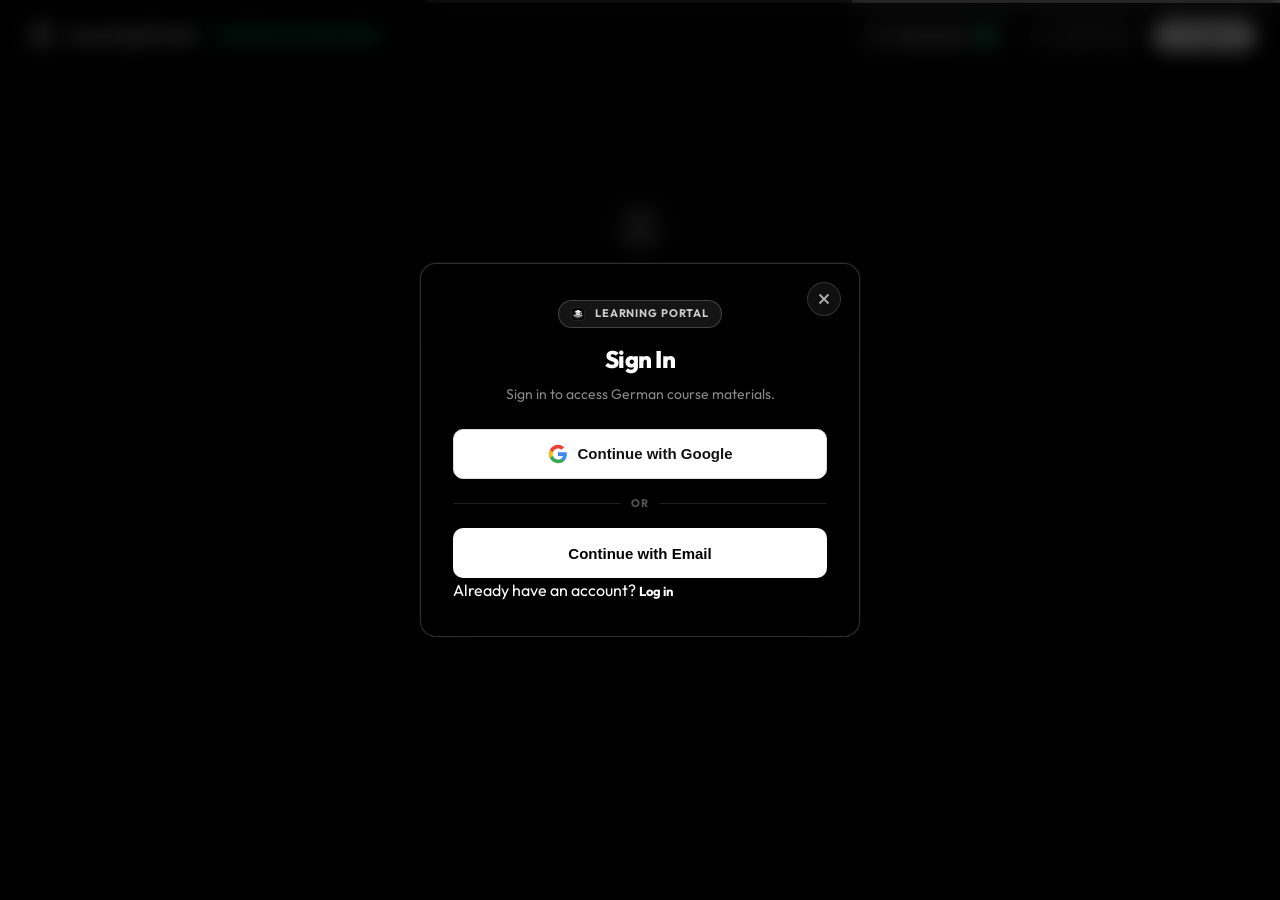
<file: mathematics.html>
<!DOCTYPE html>
<html lang="en">
<head>
  <meta charset="UTF-8"/>
  <meta http-equiv="refresh" content="0; url=math.html"/>
  <title>Redirecting to Mathematic Equations...</title>
  <script>window.location.href = "math.html";</script>
</head>
<body>
  <p>Redirecting to <a href="math.html">Mathematic Equations Test Portal</a>...</p>
</body>
</html>
</file>
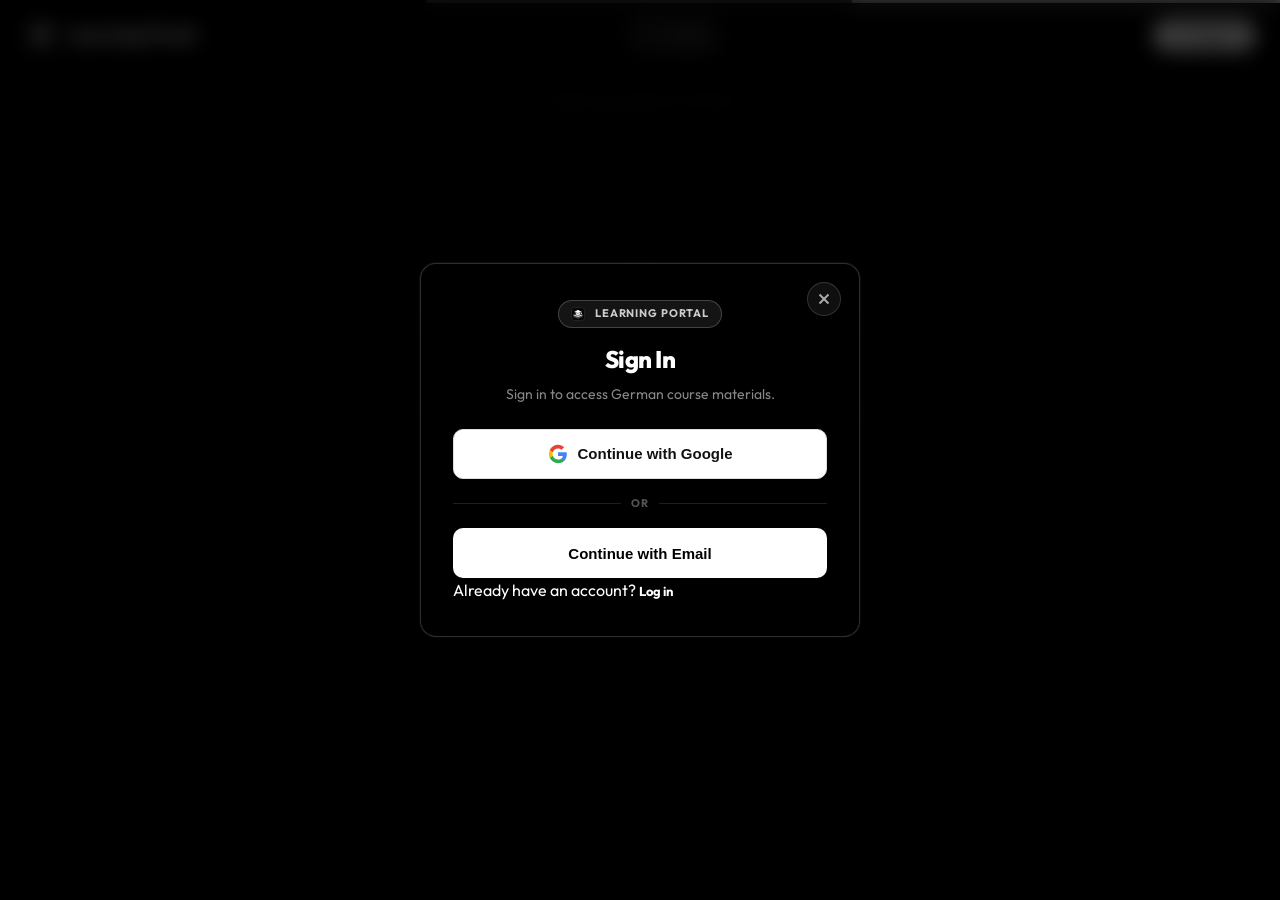
<file: practice.html>
<!DOCTYPE html>
<html lang="de">
<head>
  <meta charset="UTF-8"/>
  <meta name="viewport" content="width=device-width,initial-scale=1.0"/>
  <title>Practice – A1 | Learning Portal</title>
  <meta name="description" content="Interactive A1 German practice – Match, Choose, Type, Sound exercises."/>
  <link rel="stylesheet" href="styles.css"/>
  <style>
    /* SVG icon helpers */
    .tab-icon svg{width:15px;height:15px;vertical-align:middle;margin-right:5px;}
  </style>
  <link rel="stylesheet" href="auth.css"/>
  <link rel="icon" type="image/png" href="logo.png"/>
</head>
<body>

<!-- SVG sprite (no emojis) -->
<svg style="display:none" xmlns="http://www.w3.org/2000/svg">
  <symbol id="ic-match" viewBox="0 0 24 24" fill="none" stroke="currentColor" stroke-width="2" stroke-linecap="round" stroke-linejoin="round">
    <path d="M17 3a2.85 2.83 0 1 1 4 4L7.5 20.5 2 22l1.5-5.5Z"/>
  </symbol>
  <symbol id="ic-choose" viewBox="0 0 24 24" fill="none" stroke="currentColor" stroke-width="2" stroke-linecap="round" stroke-linejoin="round">
    <polyline points="9 11 12 14 22 4"/><path d="M21 12v7a2 2 0 0 1-2 2H5a2 2 0 0 1-2-2V5a2 2 0 0 1 2-2h11"/>
  </symbol>
  <symbol id="ic-type" viewBox="0 0 24 24" fill="none" stroke="currentColor" stroke-width="2" stroke-linecap="round" stroke-linejoin="round">
    <polyline points="4 7 4 4 20 4 20 7"/><line x1="9" y1="20" x2="15" y2="20"/><line x1="12" y1="4" x2="12" y2="20"/>
  </symbol>
  <symbol id="ic-sound" viewBox="0 0 24 24" fill="none" stroke="currentColor" stroke-width="2" stroke-linecap="round" stroke-linejoin="round">
    <polygon points="11 5 6 9 2 9 2 15 6 15 11 19 11 5"/><path d="M19.07 4.93a10 10 0 0 1 0 14.14"/><path d="M15.54 8.46a5 5 0 0 1 0 7.07"/>
  </symbol>
  <symbol id="ic-back" viewBox="0 0 24 24" fill="none" stroke="currentColor" stroke-width="2" stroke-linecap="round" stroke-linejoin="round">
    <line x1="19" y1="12" x2="5" y2="12"/><polyline points="12 19 5 12 12 5"/>
  </symbol>
  <symbol id="ic-check" viewBox="0 0 24 24" fill="none" stroke="currentColor" stroke-width="2" stroke-linecap="round" stroke-linejoin="round">
    <polyline points="20 6 9 17 4 12"/>
  </symbol>
  <symbol id="ic-play" viewBox="0 0 24 24" fill="none" stroke="currentColor" stroke-width="2" stroke-linecap="round" stroke-linejoin="round">
    <polygon points="5 3 19 12 5 21 5 3"/>
  </symbol>
  <symbol id="ic-book" viewBox="0 0 24 24" fill="none" stroke="currentColor" stroke-width="2" stroke-linecap="round" stroke-linejoin="round">
    <path d="M4 19.5A2.5 2.5 0 0 1 6.5 17H20"/><path d="M6.5 2H20v20H6.5A2.5 2.5 0 0 1 4 19.5v-15A2.5 2.5 0 0 1 6.5 2z"/>
  </symbol>
</svg>

<header class="site-header">
  <div class="header-inner">
    <a href="index.html" class="logo">
      <div class="logo-icon"><img src="logo.png" alt="Learning Portal" style="width:100%;height:100%;object-fit:cover;border-radius:7px;display:block;"/></div>
      <span class="logo-text">Learning Portal</span>
    </a>
    <a href="a1.html" class="back-btn">
      <svg width="14" height="14" viewBox="0 0 24 24" fill="none" stroke="currentColor" stroke-width="2.5"><use href="#ic-back"/></svg>
      A1 Hub
    </a>
  </div>
</header>

<div class="tw-layout">

  <!-- ── Sidebar ─────────────────────────────── -->
  <!-- mobile overlay -->
  <div class="mob-overlay" id="mobOverlay" onclick="closeSidebar()"></div>

  <aside class="tw-sidebar" id="sidebar">
    <div class="tw-sidebar-head">
      <h3>Lessons</h3>
    </div>
    <div class="lesson-list" id="lessonList"></div>
  </aside>

  <!-- ── Main Panel ──────────────────────────── -->
  <main class="tw-main" id="mainPanel">
    <div class="tw-panel-head">
      <div style="display:flex;align-items:center;gap:10px;">
        <button class="mob-sidebar-btn" onclick="openSidebar()">
          <svg width="15" height="15" viewBox="0 0 24 24" fill="none" stroke="currentColor" stroke-width="2"><line x1="3" y1="6" x2="21" y2="6"/><line x1="3" y1="12" x2="21" y2="12"/><line x1="3" y1="18" x2="21" y2="18"/></svg>
          Lessons
        </button>
        <div>
          <div class="tw-panel-title" id="panelTitle">Select a Lesson</div>
          <div class="tw-panel-sub" id="panelSub">Choose a lesson from the sidebar</div>
        </div>
      </div>
      <div class="score-strip">
        <div class="score-label" id="scoreLabel">0 / 0</div>
        <div class="score-bar-wrap"><div class="score-bar-fill" id="scoreBar" style="width:0%"></div></div>
      </div>
    </div>

    <!-- Tabs -->
    <div class="tw-tabs" id="tabBar">
      <button class="tw-tab active" data-tab="match" onclick="switchTab('match')">
        <span class="tab-icon"><svg><use href="#ic-match"/></svg></span>Match
      </button>
      <button class="tw-tab" data-tab="choose" onclick="switchTab('choose')">
        <span class="tab-icon"><svg><use href="#ic-choose"/></svg></span>Choose
      </button>
      <button class="tw-tab" data-tab="type" onclick="switchTab('type')">
        <span class="tab-icon"><svg><use href="#ic-type"/></svg></span>Type
      </button>
      <button class="tw-tab" data-tab="sound" onclick="switchTab('sound')">
        <span class="tab-icon"><svg><use href="#ic-sound"/></svg></span>Sound
      </button>
    </div>

    <!-- ── MATCH ── -->
    <div id="matchSection" class="q-area">
      <div class="teil-banner">
        <h2>Match the Following</h2>
        <p>Click a German word, then click its English meaning to match them.</p>
      </div>
      <div class="match-cols"><div class="match-col" id="matchLeft"></div><div class="match-col" id="matchRight"></div></div>
      <div class="q-nav">
        <span class="q-ctr" id="matchCtr">Round 1 of 5</span>
        <div class="q-btns">
          <button class="btn btn-primary" onclick="nextMatchRound()">Next Round</button>
        </div>
      </div>
    </div>

    <!-- ── CHOOSE ── -->
    <div id="chooseSection" class="q-area hidden">
      <div class="teil-banner">
        <h2>Multiple Choice</h2>
        <p>Choose the correct English meaning for the German word or phrase.</p>
      </div>
      <div id="mcArea"></div>
      <div class="q-nav">
        <span class="q-ctr" id="mcCtr">Q 1 of 30</span>
        <div class="q-btns">
          <button class="btn" id="mcPrev" onclick="mcNav(-1)" disabled>Prev</button>
          <button class="btn btn-primary" id="mcNext" onclick="mcNav(1)">Next</button>
        </div>
      </div>
    </div>

    <!-- ── TYPE ── -->
    <div id="typeSection" class="q-area hidden">
      <div class="teil-banner">
        <h2>Typing Practice</h2>
        <p>Read the English prompt and type the correct German word or phrase.</p>
      </div>
      <div id="typeArea"></div>
      <div class="q-nav">
        <span class="q-ctr" id="typeCtr">Q 1 of 30</span>
        <div class="q-btns">
          <button class="btn" id="typePrev" onclick="typeNav(-1)" disabled>Prev</button>
          <button class="btn btn-primary" id="typeNext" onclick="typeNav(1)">Next</button>
        </div>
      </div>
    </div>

    <!-- ── SOUND ── -->
    <div id="soundSection" class="q-area hidden">
      <div class="teil-banner">
        <h2>Sound Match</h2>
        <p>Press play to hear the pronunciation, then select the correct German word.</p>
      </div>
      <div id="soundGrid"></div>
      <div class="q-nav">
        <span class="q-ctr" id="soundCtr">Page 1 of 5</span>
        <div class="q-btns">
          <button class="btn btn-primary" onclick="nextSoundPage()">Next Page</button>
        </div>
      </div>
    </div>

  </main>
</div>

<footer class="site-footer">
  <p>© 2026 Learning Portal · A1 Practice</p>
</footer>

<script src="lessons.js"></script>
<script>
// ── State ──────────────────────────────────
let cur = null, tab = 'match', score = 0, total = 0;
let matchPairs=[], matchRound=0, matchSel=null;
let mcQ=[], mcIdx=0, mcAns=[];
let typeQ=[], typeIdx=0, typeAns=[];
let soundQ=[], soundPage=0;
const SPP=5;

// ── Sidebar ────────────────────────────────
(function(){
  const list=document.getElementById('lessonList');
  LESSONS.forEach(l=>{
    const el=document.createElement('div');
    el.className='lesson-item';el.id='li-'+l.id;
    el.innerHTML=`<div class="lesson-num">${l.id}</div><div class="lesson-name">${l.title}</div>`;
    el.onclick=()=>{loadLesson(l.id);closeSidebar();}
    list.appendChild(el);
  });
})();

// ── Load ───────────────────────────────────
function loadLesson(id){
  cur=LESSONS.find(l=>l.id===id);if(!cur)return;
  score=0;total=0;
  document.querySelectorAll('.lesson-item').forEach(e=>e.classList.remove('active'));
  document.getElementById('li-'+id).classList.add('active');
  document.getElementById('panelTitle').textContent=`L${id}: ${cur.title}`;
  document.getElementById('panelSub').textContent=cur.german+' – '+cur.english;
  updateScore();buildAll();switchTab(tab);
}
function updateScore(){
  document.getElementById('scoreLabel').textContent=score+' / '+total;
  const p=total?Math.round(score/total*100):0;
  document.getElementById('scoreBar').style.width=p+'%';
}

// ── Build ──────────────────────────────────
function buildAll(){
  if(!cur)return;
  const all=[...cur.vocab,...(cur.examples||[]).map(e=>({de:e.de,en:e.en}))];
  matchPairs=expand(all,30);matchRound=0;matchSel=null;
  mcQ=buildMC(all,30);mcIdx=0;mcAns=new Array(mcQ.length).fill(null);
  typeQ=buildType(all,30);typeIdx=0;typeAns=new Array(typeQ.length).fill(null);
  soundQ=buildSound(all,25);soundPage=0;
  renderMatch();renderMC();renderType();renderSound();
}
function expand(arr,n){const p=[...arr];while(p.length<n)p.push(...arr);return shuffle(p).slice(0,n);}

// ── Match ──────────────────────────────────
function renderMatch(){
  const RS=6,s=matchRound*RS;
  const pairs=matchPairs.slice(s,s+RS);
  matchSel=null;
  const dePairs=shuffle(pairs.map((p,i)=>({t:p.de,i})));
  const enPairs=shuffle(pairs.map((p,i)=>({t:p.en,i})));
  ['matchLeft','matchRight'].forEach(id=>document.getElementById(id).innerHTML='');
  dePairs.forEach(item=>{
    const el=mk('div','match-pill de-pill',item.t);
    el.dataset.i=item.i;el.onclick=()=>onMatch('L',item.i,el);
    document.getElementById('matchLeft').appendChild(el);
  });
  enPairs.forEach(item=>{
    const el=mk('div','match-pill en-pill',item.t);
    el.dataset.i=item.i;el.onclick=()=>onMatch('R',item.i,el);
    document.getElementById('matchRight').appendChild(el);
  });
  const tot=Math.ceil(matchPairs.length/RS);
  document.getElementById('matchCtr').textContent=`Round ${matchRound+1} of ${tot}`;
}
function onMatch(side,idx,el){
  if(el.classList.contains('matched')||el.classList.contains('wrong'))return;
  if(!matchSel){matchSel={side,idx,el};el.classList.add('selected');}
  else{
    if(matchSel.side===side){matchSel.el.classList.remove('selected');matchSel={side,idx,el};el.classList.add('selected');return;}
    const ok=matchSel.idx===idx;total++;
    if(ok){score++;[matchSel.el,el].forEach(e=>{e.classList.remove('selected');e.classList.add('matched');});}
    else{
      [matchSel.el,el].forEach(e=>{e.classList.remove('selected');e.classList.add('wrong');});
      setTimeout(()=>[matchSel.el,el].forEach(e=>e.classList.remove('wrong')),800);
    }
    if(ok)matchSel=null;
    updateScore();
  }
}
function nextMatchRound(){
  const tot=Math.ceil(matchPairs.length/6);
  matchRound=(matchRound+1)%tot;renderMatch();
}

// ── Multiple Choice ────────────────────────
function buildMC(all,n){
  const pool=[];
  for(let i=0;pool.length<n;i++){
    const item=all[i%all.length];
    const d2e=Math.random()>.4;
    const dis=shuffle(all.filter(x=>x.en!==item.en)).slice(0,3).map(x=>d2e?x.en:x.de);
    const correct=d2e?item.en:item.de;
    pool.push({q:d2e?item.de:item.en,correct,opts:shuffle([correct,...dis]),d2e});
  }return pool;
}
function renderMC(){
  if(!mcQ.length)return;
  const q=mcQ[mcIdx],ans=mcAns[mcIdx],area=document.getElementById('mcArea');
  area.innerHTML=`
    <div class="q-card">
      <div class="q-num-row">
        <div class="q-badge">${mcIdx+1}</div>
        <div class="q-body">
          <div class="q-note">${q.d2e?'Translate German → English:':'Translate English → German:'}</div>
          <div class="q-text"><span class="hl">${q.q}</span></div>
          <div class="mc-opts">
            ${q.opts.map(o=>`<button class="mc-opt${ans?(o===q.correct?' correct':o===ans?' wrong':''):''}"
              onclick="selectMC('${esc(o)}')" ${ans?'disabled':''}>${o}</button>`).join('')}
          </div>
          ${ans?`<div class="fb ${ans===q.correct?'ok':'no'}">
            ${ans===q.correct?'<svg width="12" height="12" viewBox="0 0 24 24" fill="none" stroke="currentColor" stroke-width="3"><use href="#ic-check"/></svg> Correct':'Correct answer: '+q.correct}
          </div>`:''}
        </div>
      </div>
    </div>`;
  document.getElementById('mcCtr').textContent=`Q ${mcIdx+1} of ${mcQ.length}`;
  document.getElementById('mcPrev').disabled=mcIdx===0;
  document.getElementById('mcNext').textContent=mcIdx===mcQ.length-1?'Finish':'Next';
}
function selectMC(opt){
  if(mcAns[mcIdx])return;mcAns[mcIdx]=opt;total++;
  if(opt===mcQ[mcIdx].correct)score++;updateScore();renderMC();
}
function mcNav(d){mcIdx=Math.max(0,Math.min(mcQ.length-1,mcIdx+d));renderMC();}

// ── Typing ─────────────────────────────────
function buildType(all,n){
  return expand(all,n).map(item=>({prompt:item.en,answer:item.de}));
}
function renderType(){
  if(!typeQ.length)return;
  const q=typeQ[typeIdx],ans=typeAns[typeIdx],area=document.getElementById('typeArea');
  area.innerHTML=`
    <div class="q-card">
      <div class="q-num-row">
        <div class="q-badge">${typeIdx+1}</div>
        <div class="q-body">
          <div class="q-note">Translate to German:</div>
          <div class="q-text"><span class="hl">${q.prompt}</span></div>
          <div style="display:flex;gap:8px;margin-top:10px;">
            <input class="fill-input${ans?(ans.ok?' correct':' wrong'):''}" id="typeInp"
              type="text" placeholder="Type German here…" value="${ans?ans.val:''}" ${ans?'disabled':''}
              onkeydown="if(event.key==='Enter')checkType()" style="flex:1"/>
            ${!ans?`<button class="btn btn-primary" onclick="checkType()" style="flex-shrink:0;border-radius:var(--r-sm);">
              <svg width="14" height="14" viewBox="0 0 24 24" fill="none" stroke="currentColor" stroke-width="2.5"><use href="#ic-check"/></svg>
            </button>`:''}
          </div>
          ${ans?`<div class="fb ${ans.ok?'ok':'no'}">${ans.ok?'Correct':'Answer: '+q.answer}</div>`:''}
        </div>
      </div>
    </div>`;
  if(!ans)setTimeout(()=>{const i=document.getElementById('typeInp');if(i)i.focus();},50);
  document.getElementById('typeCtr').textContent=`Q ${typeIdx+1} of ${typeQ.length}`;
  document.getElementById('typePrev').disabled=typeIdx===0;
  document.getElementById('typeNext').textContent=typeIdx===typeQ.length-1?'Finish':'Next';
}
function checkType(){
  if(typeAns[typeIdx])return;
  const inp=document.getElementById('typeInp');if(!inp||!inp.value.trim())return;
  const ok=inp.value.trim().toLowerCase()===typeQ[typeIdx].answer.toLowerCase();
  typeAns[typeIdx]={val:inp.value.trim(),ok};total++;if(ok)score++;updateScore();renderType();
}
function typeNav(d){typeIdx=Math.max(0,Math.min(typeQ.length-1,typeIdx+d));renderType();}

// ── Sound ──────────────────────────────────
function buildSound(all,n){
  return expand(all,n).map(item=>{
    const dis=shuffle(all.filter(x=>x.de!==item.de)).slice(0,3).map(x=>x.de);
    return{correct:item.de,opts:shuffle([item.de,...dis]),ans:null};
  });
}
function renderSound(){
  const s=soundPage*SPP,sl=soundQ.slice(s,s+SPP);
  const grid=document.getElementById('soundGrid');grid.innerHTML='';
  sl.forEach((q,ri)=>{
    const ai=s+ri;
    const row=document.createElement('div');row.className='sound-row';
    row.innerHTML=`
      <button class="snd-play" id="spb-${ai}" onclick="playW('${esc(q.correct)}',${ai})">
        <svg width="16" height="16" viewBox="0 0 24 24" fill="none" stroke="currentColor" stroke-width="2"><use href="#ic-play"/></svg>
      </button>
      <div class="snd-opts">
        ${q.opts.map(o=>`<button class="snd-opt${q.ans?(o===q.correct?' correct':o===q.ans?' wrong':''):''}"
          onclick="pickSound(${ai},'${esc(o)}')" ${q.ans?'disabled':''}>${o}</button>`).join('')}
      </div>`;
    grid.appendChild(row);
  });
  const tot=Math.ceil(soundQ.length/SPP);
  document.getElementById('soundCtr').textContent=`Page ${soundPage+1} of ${tot}`;
}
function playW(text,idx){
  const btn=document.getElementById('spb-'+idx);
  if(btn){btn.classList.add('playing');setTimeout(()=>btn.classList.remove('playing'),2000);}
  const u=new SpeechSynthesisUtterance(text);u.lang='de-DE';u.rate=.85;speechSynthesis.speak(u);
}
function pickSound(ai,opt){
  if(soundQ[ai].ans)return;soundQ[ai].ans=opt;total++;
  if(opt===soundQ[ai].correct)score++;updateScore();renderSound();
}
function nextSoundPage(){
  const tot=Math.ceil(soundQ.length/SPP);soundPage=(soundPage+1)%tot;renderSound();
}

// ── Mobile Sidebar ─────────────────────────
function openSidebar(){
  document.getElementById('sidebar').classList.add('mob-open');
  document.getElementById('mobOverlay').classList.add('show');
}
function closeSidebar(){
  document.getElementById('sidebar').classList.remove('mob-open');
  document.getElementById('mobOverlay').classList.remove('show');
}

// ── Tabs ───────────────────────────────────
function switchTab(t){
  tab=t;
  document.querySelectorAll('.tw-tab').forEach(b=>b.classList.toggle('active',b.dataset.tab===t));
  ['match','choose','type','sound'].forEach(s=>document.getElementById(s+'Section').classList.toggle('hidden',s!==t));
}

// ── Helpers ────────────────────────────────
function shuffle(a){a=[...a];for(let i=a.length-1;i>0;i--){const j=~~(Math.random()*(i+1));[a[i],a[j]]=[a[j],a[i]];}return a;}
function esc(s){return String(s).replace(/\\/g,'\\\\').replace(/'/g,"\\'");}
function mk(tag,cls,txt){const el=document.createElement(tag);el.className=cls;el.textContent=txt;return el;}

// Load lesson 1 by default
loadLesson(1);switchTab('match');
</script>
  <script src="auth.js"></script>
</body>
</html>
</file>
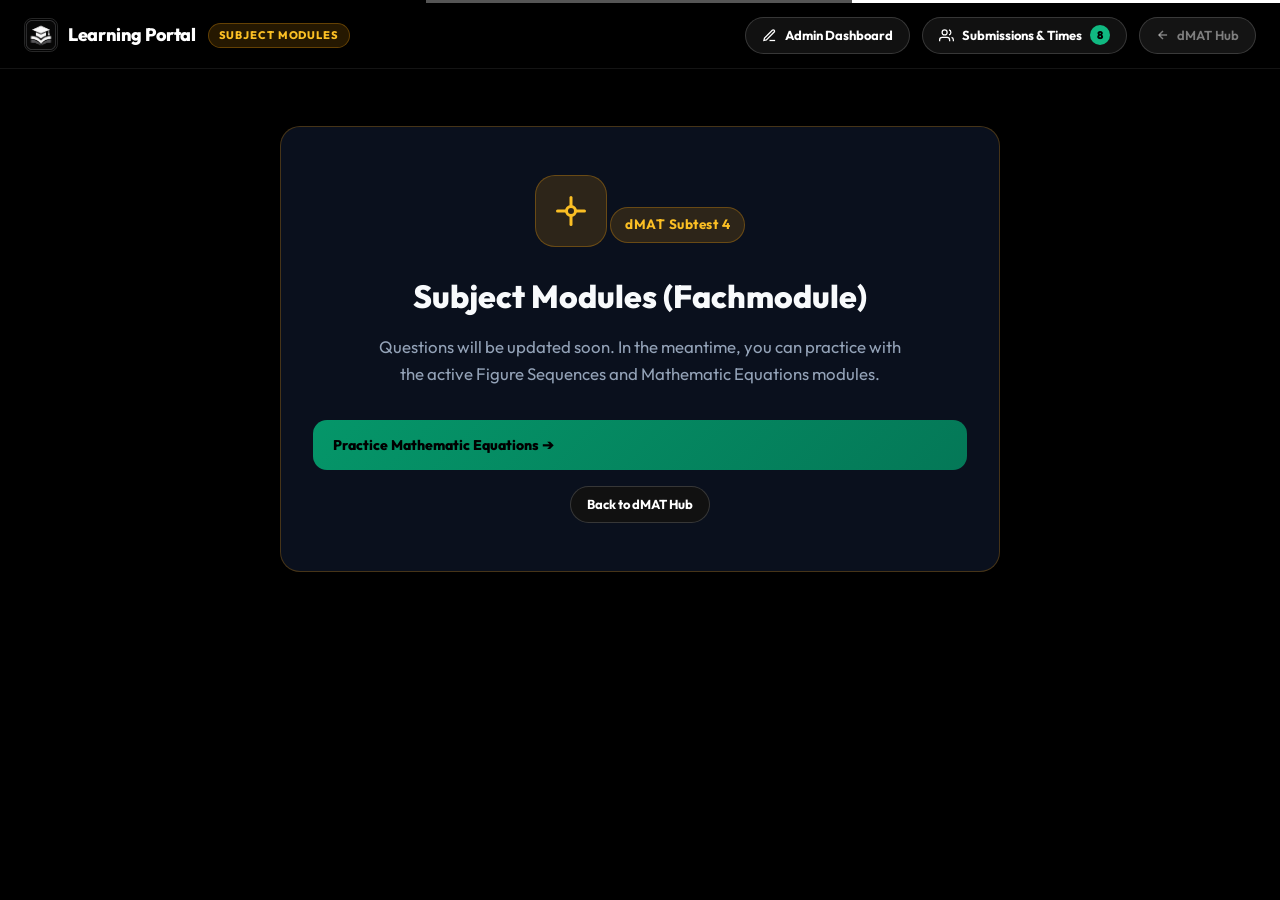
<file: subject.html>
<!DOCTYPE html>
<html lang="en">
<head>
  <meta charset="UTF-8"/>
  <meta name="viewport" content="width=device-width,initial-scale=1.0,viewport-fit=cover"/>
  <title>Subject Modules (Fachmodule) – dMAT</title>
  <meta name="description" content="dMAT Subject Modules testing module. Questions will be updated soon."/>
  <link rel="stylesheet" href="styles.css"/>
  <link rel="stylesheet" href="dmat.css"/>
  <style>
    .placeholder-container {
      max-width: 720px;
      margin: 60px auto 40px;
      text-align: center;
      padding: 48px 32px;
      border-radius: 20px;
      background: rgba(15, 23, 42, 0.7);
      border: 1px solid rgba(245, 158, 11, 0.25);
      box-shadow: 0 20px 40px -15px rgba(0, 0, 0, 0.5);
    }
    .placeholder-icon {
      width: 72px;
      height: 72px;
      border-radius: 20px;
      background: rgba(245, 158, 11, 0.15);
      border: 1px solid rgba(245, 158, 11, 0.3);
      display: inline-flex;
      align-items: center;
      justify-content: center;
      color: #fbbf24;
      margin-bottom: 24px;
    }
    .placeholder-title {
      font-size: 2rem;
      font-weight: 800;
      color: #f8fafc;
      margin: 0 0 12px;
    }
    .placeholder-badge {
      display: inline-block;
      padding: 6px 14px;
      border-radius: 999px;
      font-size: 0.85rem;
      font-weight: 700;
      letter-spacing: 0.5px;
      background: rgba(245, 158, 11, 0.15);
      color: #fbbf24;
      border: 1px solid rgba(245, 158, 11, 0.3);
      margin-bottom: 16px;
    }
    .placeholder-desc {
      color: #94a3b8;
      font-size: 1.05rem;
      line-height: 1.6;
      margin: 0 auto 32px;
      max-width: 540px;
    }
    .placeholder-actions {
      display: flex;
      justify-content: center;
      gap: 16px;
      flex-wrap: wrap;
    }
  </style>
  <link rel="icon" type="image/png" href="logo.png"/>
</head>
<body>

<!-- Header -->
<header class="site-header">
  <div class="header-inner">
    <div class="header-left">
      <a href="index.html" class="logo">
        <div class="logo-icon"><img src="logo.png" alt="Learning Portal" style="width:100%;height:100%;object-fit:cover;border-radius:7px;display:block;"/></div>
        <span class="logo-text">Learning Portal</span>
      </a>
      <span class="portal-badge" style="background:rgba(245,158,11,0.15); border-color:rgba(245,158,11,0.3); color:#fbbf24;">Subject Modules</span>
    </div>

    <div class="header-actions">
      <a href="admin.html" class="dmat-btn-sub" title="Admin Dashboard">
        <svg width="15" height="15" viewBox="0 0 24 24" fill="none" stroke="currentColor" stroke-width="2"><path d="M12 20h9"/><path d="M16.5 3.5a2.121 2.121 0 0 1 3 3L7 19l-4 1 1-4L16.5 3.5z"/></svg>
        <span>Admin Dashboard</span>
      </a>
      <a href="dmat.html#submissions" class="dmat-btn-sub" title="Submissions & Times">
        <svg width="15" height="15" viewBox="0 0 24 24" fill="none" stroke="currentColor" stroke-width="2"><path d="M17 21v-2a4 4 0 0 0-4-4H5a4 4 0 0 0-4 4v2"/><circle cx="9" cy="7" r="4"/><path d="M23 21v-2a4 4 0 0 0-3-3.87"/><path d="M16 3.13a4 4 0 0 1 0 7.75"/></svg>
        <span>Submissions &amp; Times</span>
        <span class="badge-count sub-count-display" id="sub-count-badge">0</span>
      </a>
      <a href="dmat.html" class="back-btn">
        <svg width="14" height="14" viewBox="0 0 24 24" fill="none" stroke="currentColor" stroke-width="2.5"><line x1="19" y1="12" x2="5" y2="12"/><polyline points="12 19 5 12 12 5"/></svg>
        dMAT Hub
      </a>
    </div>
  </div>
</header>

<main class="container">
  <div class="placeholder-container">
    <div class="placeholder-icon">
      <svg width="36" height="36" viewBox="0 0 24 24" fill="none" stroke="currentColor" stroke-width="2" stroke-linecap="round" stroke-linejoin="round">
        <circle cx="12" cy="12" r="3"/>
        <line x1="3" y1="12" x2="9" y2="12"/>
        <line x1="15" y1="12" x2="21" y2="12"/>
        <line x1="12" y1="3" x2="12" y2="9"/>
        <line x1="12" y1="15" x2="12" y2="21"/>
      </svg>
    </div>
    <div class="placeholder-badge">dMAT Subtest 4</div>
    <h1 class="placeholder-title">Subject Modules (Fachmodule)</h1>
    <p class="placeholder-desc">Questions will be updated soon. In the meantime, you can practice with the active Figure Sequences and Mathematic Equations modules.</p>
    
    <div class="placeholder-actions">
      <a href="math.html" class="btn-diff-action btn-hard-primary" style="display:inline-flex; align-items:center; gap:8px; text-decoration:none; background: linear-gradient(135deg, #059669, #047857);">
        <span>Practice Mathematic Equations ➔</span>
      </a>
      <a href="dmat.html" class="dmat-btn-sub" style="text-decoration:none;">
        <span>Back to dMAT Hub</span>
      </a>
    </div>
  </div>
</main>

<script>
  try {
    const raw = localStorage.getItem('dmat_submissions') || localStorage.getItem('dmat_submissions_v1');
    if (raw) {
      const arr = JSON.parse(raw);
      const isSample = s => {
        if (!s || !s.id) return true;
        if (s.id.startsWith('sub-live-')) return true;
        // Check admin-deleted tombstone IDs
        try {
          const deleted = JSON.parse(localStorage.getItem('dmat_deleted_ids') || '[]');
          if (s.id && deleted.includes(s.id)) return true;
        } catch(e) {}

        return false;
      };
      let clean = Array.isArray(arr) ? arr.filter(x => !isSample(x)) : [];
      if (clean.length === 0 && typeof CloudSync !== 'undefined' && CloudSync.getLocalList) {
        clean = CloudSync.getLocalList();
      }
      const b = document.getElementById('sub-count-badge');
      if (b) b.textContent = clean.length;
    }
  } catch(e) {}
</script>
<script src="cloud_sync.js"></script>
</body>
</html>
</file>
<file: styles.css>
@import url('https://fonts.googleapis.com/css2?family=Outfit:wght@300;400;500;600;700;800;900&display=swap');

/* ═══════════════════════════════════════
   TOKENS – Pure Black & White
═══════════════════════════════════════ */
:root {
  --bg:           #000;
  --bg-01:        #0a0a0a;
  --bg-02:        #111;
  --bg-03:        #1a1a1a;

  --border-lo:    rgba(255,255,255,0.08);
  --border-md:    rgba(255,255,255,0.16);
  --border-hi:    rgba(255,255,255,0.32);

  --t-100:        #fff;
  --t-70:         rgba(255,255,255,0.70);
  --t-45:         rgba(255,255,255,0.45);
  --t-20:         rgba(255,255,255,0.20);
  --t-08:         rgba(255,255,255,0.08);

  --r-xs: 6px; --r-sm: 10px; --r-md: 14px;
  --r-lg: 20px; --r-xl: 26px;

  --ease: all 0.2s cubic-bezier(.4,0,.2,1);
  --font: 'Outfit', sans-serif;
}

/* ─── Reset ─────────────────────────── */
*,*::before,*::after{box-sizing:border-box;margin:0;padding:0;}
html{scroll-behavior:smooth;-webkit-text-size-adjust:100%;}
body{
  font-family:var(--font);background:var(--bg);color:var(--t-100);
  min-height:100vh;overflow-x:hidden;line-height:1.6;
}

/* Top 3-stripe flag bar (B&W interpretation) */
body::before{
  content:'';position:fixed;top:0;left:0;right:0;height:3px;
  background:linear-gradient(90deg,#000 0 33.3%,#555 33.3% 66.6%,#fff 66.6%);
  z-index:9999;
}

a{text-decoration:none;color:inherit;}
.hidden{display:none!important;}
.container{max-width:1280px;margin:0 auto;padding:0 24px;}

/* ═══════════════════════════════════════
   HEADER
═══════════════════════════════════════ */
.site-header{
  position:sticky;top:3px;z-index:200;
  background:rgba(0,0,0,.92);backdrop-filter:blur(16px);
  border-bottom:1px solid var(--border-lo);padding:14px 0;
}
.header-inner{
  display:flex;align-items:center;justify-content:space-between;
  max-width:1280px;margin:0 auto;padding:0 24px;
}
.logo{display:flex;align-items:center;gap:10px;}
.logo-icon{
  width:36px;height:36px;border-radius:8px;
  border:1px solid var(--border-md);
  display:flex;align-items:center;justify-content:center;
  background:var(--bg-02);
}
.logo-text{
  font-size:18px;font-weight:800;letter-spacing:-.02em;color:var(--t-100);
}
.back-btn{
  display:flex;align-items:center;gap:7px;padding:7px 16px;
  border-radius:50px;border:1px solid var(--border-md);
  background:var(--t-08);font-family:var(--font);font-size:13px;
  font-weight:600;color:var(--t-45);cursor:pointer;transition:var(--ease);
}
.back-btn:hover{border-color:var(--border-hi);color:var(--t-100);background:rgba(255,255,255,.10);}

/* ═══════════════════════════════════════
   PAGE HERO
═══════════════════════════════════════ */
.page-hero{padding:64px 24px 36px;position:relative;z-index:1;}
.page-hero .badge{
  display:inline-flex;align-items:center;gap:6px;padding:5px 13px;
  border-radius:50px;border:1px solid var(--border-md);
  background:var(--t-08);font-size:11px;font-weight:700;
  letter-spacing:.08em;text-transform:uppercase;color:var(--t-70);margin-bottom:20px;
}
.page-hero h1{
  font-size:clamp(2.2rem,5.5vw,4.5rem);font-weight:900;
  letter-spacing:-.04em;line-height:1.08;color:var(--t-100);margin-bottom:16px;
}
.page-hero p{font-size:15px;color:var(--t-45);max-width:460px;line-height:1.72;}

/* ═══════════════════════════════════════
   CARDS
═══════════════════════════════════════ */
.cards-grid{display:grid;gap:12px;padding-bottom:64px;}
.cards-grid.cols-6{grid-template-columns:repeat(auto-fill,minmax(170px,1fr));}
.cards-grid.cols-3{grid-template-columns:repeat(auto-fill,minmax(260px,1fr));}

.glass-card{
  background:var(--bg-01);border:1px solid var(--border-lo);
  border-radius:var(--r-lg);padding:28px 20px;cursor:pointer;
  transition:var(--ease);display:flex;flex-direction:column;
  align-items:center;gap:12px;text-align:center;
}
.glass-card:hover{border-color:var(--border-hi);transform:translateY(-3px);}
.glass-card.active-card{border-color:var(--t-100);background:var(--bg-02);}
.glass-card.locked{opacity:.3;cursor:not-allowed;pointer-events:none;}

.card-icon{width:56px;height:56px;border-radius:var(--r-md);display:flex;align-items:center;justify-content:center;border:1px solid var(--border-lo);}
.card-level{font-size:24px;font-weight:900;letter-spacing:-.03em;}
.card-title{font-size:14px;font-weight:700;color:var(--t-70);}
.card-desc{font-size:12px;color:var(--t-45);line-height:1.5;}
.card-tag{font-size:10px;font-weight:700;padding:3px 10px;border-radius:50px;border:1px solid var(--border-md);color:var(--t-45);text-transform:uppercase;letter-spacing:.06em;}
.lock-icon{opacity:.3;}

.action-card .card-icon{width:64px;height:64px;}
.progress-bar-wrap{width:100%;height:4px;background:var(--t-08);border-radius:3px;overflow:hidden;}
.progress-bar{height:100%;background:var(--t-100);border-radius:3px;}

/* ═══════════════════════════════════════
   LEARN LAYOUT
═══════════════════════════════════════ */
.learn-layout{
  display:grid;grid-template-columns:280px 1fr;gap:16px;
  min-height:calc(100vh - 80px);padding:16px 24px;
  max-width:1360px;margin:0 auto;position:relative;z-index:1;
}
/* Mobile: hide sidebar from grid, show viewer only */
@media(max-width:860px){
  .learn-layout{grid-template-columns:1fr;}
  /* Sidebar: completely removed from grid on mobile */
  .lesson-sidebar{
    display:none !important;
    position:fixed !important;top:0;left:0;bottom:0;z-index:300;
    width:82vw;max-width:300px;max-height:100vh;
    border-radius:0 !important;border-right:1px solid var(--border-md) !important;
    overflow-y:auto;
  }
  /* When opened: show as fixed drawer */
  .lesson-sidebar.mob-open{
    display:flex !important;
    animation:slideInLeft .25s cubic-bezier(.4,0,.2,1);
  }
  @keyframes slideInLeft{
    from{transform:translateX(-100%);opacity:0;}
    to{transform:translateX(0);opacity:1;}
  }
}

/* ─── Shared Sidebar ─────────────────── */
.lesson-sidebar,.tw-sidebar{
  background:var(--bg-01);border:1px solid var(--border-lo);
  border-radius:var(--r-xl);overflow:hidden;
  display:flex;flex-direction:column;
  max-height:calc(100vh - 100px);position:sticky;top:80px;
}
.sidebar-header,.tw-sidebar-head{
  padding:16px 16px 12px;border-bottom:1px solid var(--border-lo);flex-shrink:0;
}
.sidebar-header h3,.tw-sidebar-head h3{
  font-size:10px;font-weight:800;letter-spacing:.1em;
  text-transform:uppercase;color:var(--t-45);
}
.sidebar-search{
  width:100%;margin-top:10px;padding:9px 12px;
  background:var(--t-08);border:1px solid var(--border-lo);
  border-radius:var(--r-sm);color:var(--t-100);
  font-family:var(--font);font-size:13px;outline:none;transition:var(--ease);
}
.sidebar-search:focus{border-color:var(--border-hi);}
.sidebar-search::placeholder{color:var(--t-20);}

.lesson-list{overflow-y:auto;flex:1;padding:6px;}
.lesson-list::-webkit-scrollbar{width:3px;}
.lesson-list::-webkit-scrollbar-thumb{background:var(--t-20);border-radius:2px;}

.lesson-item{
  display:flex;align-items:center;gap:9px;padding:9px 11px;
  border-radius:var(--r-sm);cursor:pointer;transition:var(--ease);border:1px solid transparent;
}
.lesson-item:hover{background:var(--t-08);border-color:var(--border-lo);}
.lesson-item.active{background:var(--t-100);border-color:var(--t-100);}
.lesson-num{
  min-width:26px;height:26px;border-radius:7px;
  background:var(--t-08);font-size:10px;font-weight:700;color:var(--t-45);
  display:flex;align-items:center;justify-content:center;flex-shrink:0;
}
.lesson-item.active .lesson-num{background:rgba(0,0,0,.25);color:#000;font-weight:800;}
.lesson-name{font-size:12px;font-weight:500;color:var(--t-45);line-height:1.3;}
.lesson-item.active .lesson-name{color:#000;font-weight:700;}

/* ─── Viewer ─────────────────────────── */
.lesson-viewer{
  background:var(--bg-01);border:1px solid var(--border-lo);
  border-radius:var(--r-xl);padding:32px;
  display:flex;flex-direction:column;gap:24px;
}
.viewer-top{display:flex;align-items:center;justify-content:space-between;flex-wrap:wrap;gap:10px;}
.lesson-counter{font-size:11px;font-weight:700;letter-spacing:.08em;text-transform:uppercase;color:var(--t-45);}
.lesson-nav-btns{display:flex;gap:8px;}
.nav-btn{
  padding:8px 16px;border-radius:50px;border:1px solid var(--border-md);
  background:var(--t-08);color:var(--t-45);font-family:var(--font);
  font-size:13px;font-weight:600;cursor:pointer;transition:var(--ease);
  display:flex;align-items:center;gap:5px;
}
.nav-btn:hover:not(:disabled){border-color:var(--border-hi);color:var(--t-100);background:rgba(255,255,255,.10);}
.nav-btn:disabled{opacity:.2;cursor:not-allowed;}

.vocab-block{
  text-align:center;padding:36px 24px;
  background:var(--bg-02);border:1px solid var(--border-lo);border-radius:var(--r-xl);
}
.vocab-german{font-size:clamp(2rem,5.5vw,3.6rem);font-weight:900;letter-spacing:-.03em;line-height:1.15;margin-bottom:8px;}
.vocab-article{font-size:.9rem;font-weight:600;color:var(--t-45);margin-bottom:4px;}
.vocab-english{font-size:1.25rem;color:var(--t-70);font-weight:500;}
.vocab-phonetic{font-size:.85rem;color:var(--t-20);margin-top:8px;font-style:italic;}

.voice-btns{display:flex;gap:10px;justify-content:center;flex-wrap:wrap;}
.voice-btn{
  display:flex;align-items:center;gap:8px;padding:11px 22px;border-radius:50px;border:1px solid var(--border-md);
  font-family:var(--font);font-size:13px;font-weight:700;cursor:pointer;transition:var(--ease);background:var(--t-08);color:var(--t-100);
}
.voice-btn:hover{border-color:var(--border-hi);background:rgba(255,255,255,.12);}
.voice-btn-de{background:var(--t-100);color:#000;border:none;}
.voice-btn-de:hover{background:rgba(255,255,255,.88);}
.voice-btn svg{width:16px;height:16px;}
.voice-btn.speaking{animation:speaking .6s ease infinite alternate;}
@keyframes speaking{from{opacity:.7;}to{opacity:1;}}

.examples-section{display:flex;flex-direction:column;gap:10px;}
.examples-section h4{font-size:10px;font-weight:800;letter-spacing:.1em;text-transform:uppercase;color:var(--t-45);}
.example-row{
  background:var(--t-08);border:1px solid var(--border-lo);
  border-radius:var(--r-md);padding:14px 18px;display:flex;flex-direction:column;gap:5px;
}
.example-de{font-size:14px;font-weight:600;color:var(--t-100);}
.example-en{font-size:13px;color:var(--t-45);}

.vocab-list{display:flex;flex-direction:column;gap:8px;}
.vocab-item{
  display:flex;align-items:center;justify-content:space-between;
  padding:12px 15px;background:var(--t-08);border:1px solid var(--border-lo);
  border-radius:var(--r-md);gap:12px;flex-wrap:wrap;
}
.vi-german{font-size:14px;font-weight:700;color:var(--t-100);}
.vi-english{font-size:13px;color:var(--t-45);}
.vi-play{
  width:30px;height:30px;border-radius:50%;border:1px solid var(--border-md);
  background:transparent;color:var(--t-70);cursor:pointer;transition:var(--ease);
  display:flex;align-items:center;justify-content:center;flex-shrink:0;
}
.vi-play:hover{background:var(--t-100);color:#000;border-color:var(--t-100);}
.vi-play svg{width:12px;height:12px;}

.lesson-progress-strip{height:2px;background:var(--t-08);border-radius:2px;overflow:hidden;}
.lesson-progress-fill{height:100%;background:var(--t-100);border-radius:2px;transition:width .4s ease;}

/* ═══════════════════════════════════════
   SHARED 2-COL LAYOUT (practice / assess)
═══════════════════════════════════════ */
.tw-layout{
  display:grid;grid-template-columns:260px 1fr;gap:16px;
  padding:16px 24px;max-width:1360px;margin:0 auto;
  min-height:calc(100vh - 80px);position:relative;z-index:1;
}
@media(max-width:860px){.tw-layout{grid-template-columns:1fr;}}

/* Main panel */
.tw-main{
  background:var(--bg-01);border:1px solid var(--border-lo);
  border-radius:var(--r-xl);overflow:hidden;display:flex;flex-direction:column;
}
.tw-panel-head{
  padding:20px 26px;border-bottom:1px solid var(--border-lo);
  display:flex;align-items:center;justify-content:space-between;flex-wrap:wrap;gap:8px;
}
.tw-panel-title{font-size:18px;font-weight:800;letter-spacing:-.02em;color:var(--t-100);}
.tw-panel-sub{font-size:12px;color:var(--t-45);margin-top:3px;}

/* Score */
.score-strip{display:flex;align-items:center;gap:10px;}
.score-label{font-size:13px;font-weight:700;color:var(--t-100);}
.score-bar-wrap{width:100px;height:4px;background:var(--t-08);border-radius:3px;overflow:hidden;}
.score-bar-fill{height:100%;background:var(--t-100);border-radius:3px;transition:width .35s ease;}

/* Tabs */
.tw-tabs{display:flex;border-bottom:1px solid var(--border-lo);overflow-x:auto;}
.tw-tab{
  padding:12px 18px;font-size:12px;font-weight:700;letter-spacing:.03em;
  color:var(--t-45);cursor:pointer;border:none;background:none;
  font-family:var(--font);border-bottom:2px solid transparent;
  white-space:nowrap;transition:var(--ease);
}
.tw-tab.active{color:var(--t-100);border-bottom-color:var(--t-100);}
.tw-tab:hover:not(.active){color:var(--t-70);}

/* Q area */
.q-area{padding:24px 26px;display:flex;flex-direction:column;gap:18px;}

/* TEIL banner */
.teil-banner{
  padding:14px 18px;border-radius:var(--r-md);
  background:var(--bg-03);border:1px solid var(--border-md);
  border-left:2px solid var(--t-100);
}
.teil-banner h2{font-size:13px;font-weight:800;letter-spacing:.04em;color:var(--t-100);}
.teil-banner p{font-size:11px;color:var(--t-45);margin-top:2px;}

/* Q card */
.q-card{
  background:var(--bg-02);border:1px solid var(--border-lo);
  border-radius:var(--r-md);padding:18px 20px;transition:var(--ease);
}
.q-card:hover{border-color:var(--border-md);}
.q-num-row{display:flex;align-items:flex-start;gap:12px;}
.q-badge{
  width:26px;height:26px;border-radius:7px;flex-shrink:0;
  border:1px solid var(--border-md);background:var(--t-08);
  display:flex;align-items:center;justify-content:center;
  font-size:11px;font-weight:800;color:var(--t-70);
}
.q-body{flex:1;}
.q-text{font-size:14px;font-weight:600;color:var(--t-100);line-height:1.55;}
.q-text .hl{font-weight:800;border-bottom:1px solid var(--t-45);}
.q-note{font-size:11px;color:var(--t-45);margin-top:4px;font-style:italic;}

/* MC options */
.mc-opts{display:grid;grid-template-columns:1fr 1fr;gap:7px;margin-top:12px;}
@media(max-width:560px){.mc-opts{grid-template-columns:1fr;}}
.mc-opt{
  padding:11px 14px;border-radius:var(--r-sm);cursor:pointer;
  background:var(--t-08);border:1px solid var(--border-lo);
  font-family:var(--font);font-size:13px;font-weight:500;
  color:var(--t-70);text-align:left;transition:var(--ease);
}
.mc-opt:hover:not(:disabled){border-color:var(--border-hi);background:rgba(255,255,255,.10);color:var(--t-100);}
.mc-opt.correct{border-color:var(--t-100);background:var(--t-100);color:#000;font-weight:700;}
.mc-opt.wrong{border-color:var(--border-md);background:transparent;opacity:.3;}
.mc-opt:disabled{cursor:default;}

/* Input / fill */
.fill-input{
  width:100%;padding:11px 14px;border-radius:var(--r-sm);margin-top:10px;
  background:var(--bg);border:1px solid var(--border-md);
  color:var(--t-100);font-family:var(--font);font-size:14px;font-weight:600;
  outline:none;transition:var(--ease);
}
.fill-input:focus{border-color:var(--t-100);}
.fill-input.correct{border-color:var(--t-100);background:rgba(255,255,255,.06);}
.fill-input.wrong{border-color:var(--border-md);opacity:.7;}

/* Feedback */
.fb{display:inline-block;padding:6px 12px;border-radius:50px;font-size:11px;font-weight:700;margin-top:7px;}
.fb.ok{border:1px solid var(--border-hi);color:var(--t-100);}
.fb.no{border:1px solid var(--t-20);color:var(--t-45);}

/* Match */
.match-cols{display:grid;grid-template-columns:1fr 1fr;gap:8px 14px;}
@media(max-width:560px){.match-cols{grid-template-columns:1fr;}}
.match-col{display:flex;flex-direction:column;gap:7px;}
.match-pill{
  padding:10px 14px;border-radius:var(--r-sm);cursor:pointer;
  background:var(--t-08);border:1px solid var(--border-lo);
  font-size:12px;font-weight:600;text-align:center;transition:var(--ease);user-select:none;
  outline:none;-webkit-tap-highlight-color:transparent;
}
.match-pill:hover:not(.matched):not(.wrong):not(.selected){border-color:var(--border-hi);background:rgba(255,255,255,.10);}
.match-pill.selected{
  border-color:var(--t-100) !important;
  background:rgba(255,255,255,0.08) !important;
  color:var(--t-100) !important;
  box-shadow:inset 0 0 0 2px var(--t-100);
  outline:none;
}
.match-pill:active:not(.matched):not(.wrong){background:rgba(255,255,255,0.08);}
.match-pill.matched{border-color:var(--border-md);background:rgba(255,255,255,.04);color:var(--t-45);cursor:default;text-decoration:line-through;}
.match-pill.wrong{background:var(--t-08);border-color:var(--border-lo);opacity:.35;}
.match-pill.de-pill{color:var(--t-100);}
.match-pill.en-pill{color:var(--t-70);}

/* Match cols – single column on narrow screens */
@media(max-width:640px){
  .match-cols{grid-template-columns:1fr;}
  .match-col + .match-col{border-top:1px solid var(--border-lo);padding-top:8px;}
}

/* Sound row */
.sound-row{
  display:flex;align-items:center;gap:10px;flex-wrap:wrap;
  padding:12px 14px;border-radius:var(--r-md);
  background:var(--t-08);border:1px solid var(--border-lo);
}
.snd-play{
  width:40px;height:40px;border-radius:50%;border:1px solid var(--border-md);
  background:var(--t-100);color:#000;flex-shrink:0;
  display:flex;align-items:center;justify-content:center;
  cursor:pointer;transition:var(--ease);
}
.snd-play:hover{background:rgba(255,255,255,.85);}
.snd-play.playing{animation:speaking .5s ease infinite alternate;}
.snd-play svg{width:16px;height:16px;}
.snd-opts{display:flex;flex-wrap:wrap;gap:6px;flex:1;}
.snd-opt{
  padding:8px 13px;border-radius:var(--r-sm);cursor:pointer;
  background:var(--t-08);border:1px solid var(--border-lo);
  font-family:var(--font);font-size:12px;font-weight:600;
  color:var(--t-70);transition:var(--ease);
}
.snd-opt:hover:not(:disabled){border-color:var(--border-hi);background:rgba(255,255,255,.10);color:var(--t-100);}
.snd-opt.correct{background:var(--t-100);color:#000;border-color:var(--t-100);}
.snd-opt.wrong{opacity:.3;text-decoration:line-through;}

/* Nav row */
.q-nav{
  display:flex;align-items:center;justify-content:space-between;
  padding:14px 26px;border-top:1px solid var(--border-lo);flex-wrap:wrap;gap:8px;
}
.q-ctr{font-size:11px;color:var(--t-45);font-weight:600;}
.q-btns{display:flex;gap:7px;}

/* Buttons */
.btn{
  padding:9px 20px;border-radius:50px;border:1px solid var(--border-md);
  background:var(--t-08);color:var(--t-45);font-family:var(--font);
  font-size:12px;font-weight:700;cursor:pointer;transition:var(--ease);
}
.btn:hover:not(:disabled){border-color:var(--border-hi);color:var(--t-100);background:rgba(255,255,255,.10);}
.btn:disabled{opacity:.2;cursor:not-allowed;}
.btn-primary{background:var(--t-100);color:#000;border:none;}
.btn-primary:hover:not(:disabled){background:rgba(255,255,255,.88);transform:translateY(-1px);}

/* ─── Assessment "Show Answer" ─────────── */
.ans-panel{
  display:none;margin-top:11px;padding:12px 14px;
  border-radius:var(--r-md);background:var(--bg-03);border:1px solid var(--border-md);
}
.ans-panel.open{display:block;}
.ans-label{font-size:10px;font-weight:800;letter-spacing:.1em;text-transform:uppercase;color:var(--t-45);margin-bottom:4px;}
.ans-text{font-size:14px;font-weight:700;color:var(--t-100);}
.ans-note{font-size:11px;color:var(--t-45);margin-top:3px;font-style:italic;}

/* Show-all footer */
.show-all-footer{
  padding:22px 26px;border-top:1px solid var(--border-lo);
  display:flex;align-items:center;justify-content:center;gap:12px;flex-wrap:wrap;
}

/* Footer */
.site-footer{
  text-align:center;padding:24px;border-top:1px solid var(--border-lo);
  color:var(--t-20);font-size:12px;
}

/* ─── Mobile fixes ──────────────────── */
/* Mobile lesson-open button (learn page) */
.mob-lesson-btn{
  display:none;align-items:center;gap:7px;
  padding:7px 13px;border-radius:var(--r-sm);
  border:1px solid var(--border-md);background:var(--t-08);
  font-family:var(--font);font-size:12px;font-weight:700;color:var(--t-70);
  cursor:pointer;flex-shrink:0;margin-bottom:12px;
}
.mob-lesson-btn:hover{border-color:var(--border-hi);color:var(--t-100);}
@media(max-width:860px){
  .mob-lesson-btn{display:flex;}
}
@media(min-width:861px){
  .mob-lesson-btn{display:none !important;}
}
@media(max-width:860px){
  /* On mobile the sidebar is hidden by default and toggled */
  .tw-sidebar{
    display:none;
    position:fixed !important;top:0;left:0;bottom:0;z-index:300;
    width:82vw;max-width:300px;max-height:100vh;
    border-radius:0 !important;border-right:1px solid var(--border-md) !important;
    overflow-y:auto;
  }
  .tw-sidebar.mob-open{
    display:flex !important;
    animation:slideInLeft .25s cubic-bezier(.4,0,.2,1);
  }
  /* Overlay behind sidebar */
  .mob-overlay{
    display:none;position:fixed;inset:0;z-index:299;
    background:rgba(0,0,0,.7);
  }
  .mob-overlay.show{display:block;}
  /* Mobile toggle button inside panel head */
  .mob-sidebar-btn{
    display:flex;align-items:center;gap:7px;
    padding:7px 13px;border-radius:var(--r-sm);
    border:1px solid var(--border-md);background:var(--t-08);
    font-family:var(--font);font-size:12px;font-weight:700;color:var(--t-70);
    cursor:pointer;flex-shrink:0;
  }
  .mob-sidebar-btn:hover{border-color:var(--border-hi);color:var(--t-100);}
  .tw-layout{grid-template-columns:1fr;}
  /* Panel head wraps cleanly on mobile */
  .tw-panel-head{flex-wrap:wrap;gap:10px;}
  .tw-panel-head > div:first-child{flex:1;min-width:0;overflow:hidden;}
  .tw-panel-title{white-space:nowrap;overflow:hidden;text-overflow:ellipsis;}
  /* Score strip on mobile */
  .score-strip{flex-shrink:0;}
}
@media(min-width:861px){
  .mob-sidebar-btn{display:none;}
  .mob-overlay{display:none!important;}
}
@media(max-width:640px){
  .learn-layout,.tw-layout{padding:8px 10px;gap:10px;}
  .lesson-viewer,.tw-main{border-radius:var(--r-md);}
  .q-area{padding:14px 12px;gap:12px;}
  .q-nav{padding:10px 12px;}
  .tw-panel-head{padding:12px 10px;}
  .vocab-block{padding:20px 14px;}
  .vocab-german{font-size:clamp(1.5rem,8vw,2.8rem);}
  .voice-btn{padding:10px 16px;font-size:12px;}
  .voice-btns{flex-direction:column;align-items:stretch;gap:8px;}
  .mc-opts{grid-template-columns:1fr;}
  .score-bar-wrap{display:none;}
  /* Smaller match pills on small screens */
  .match-pill{padding:9px 10px;font-size:11px;}
  /* Sound rows wrap better on small screens */
  .sound-row{flex-direction:column;align-items:flex-start;}
  .snd-opts{width:100%;}
  /* Fix tabs overflow on small screens */
  .tw-tabs{overflow-x:auto;-webkit-overflow-scrolling:touch;}
  .tw-tab{padding:10px 14px;font-size:11px;}
  /* Lesson viewer on small screens */
  .lesson-viewer{padding:16px 14px;gap:16px;}
  .viewer-top{flex-direction:column;align-items:flex-start;gap:8px;}
  .nav-btn{padding:7px 12px;font-size:12px;}
  /* Example rows */
  .example-row{padding:10px 12px;}
  /* vocab-item German text wraps ok */
  .vocab-item{flex-wrap:wrap;}
}

/* Very small screens */
@media(max-width:380px){
  .learn-layout,.tw-layout{padding:6px 8px;gap:8px;}
  .lesson-viewer{padding:12px 10px;}
  .tw-tab{padding:9px 10px;font-size:10px;}
}

/* ═══════════════════════════════════════
   dMAT PORTAL HOME INTEGRATION
═══════════════════════════════════════ */
.dmat-nav-btn {
  display: inline-flex;
  align-items: center;
  gap: 8px;
  padding: 6px 14px;
  border-radius: 50px;
  background: rgba(16, 185, 129, 0.1);
  border: 1px solid rgba(16, 185, 129, 0.3);
  color: var(--t-100);
  font-family: var(--font);
  font-size: 13px;
  font-weight: 700;
  text-decoration: none;
  transition: var(--ease);
}
.dmat-nav-btn:hover {
  background: rgba(16, 185, 129, 0.2);
  border-color: #10b981;
  transform: translateY(-1px);
}
.dmat-nav-dot {
  width: 8px;
  height: 8px;
  border-radius: 50%;
  background: #10b981;
  box-shadow: 0 0 8px #10b981;
}
.dmat-nav-tag {
  font-size: 10px;
  text-transform: uppercase;
  letter-spacing: .06em;
  padding: 2px 6px;
  border-radius: 4px;
  background: rgba(255,255,255,0.1);
  color: var(--t-70);
}

.dmat-home-banner {
  display: flex;
  align-items: center;
  justify-content: space-between;
  gap: 24px;
  padding: 32px;
  background: linear-gradient(135deg, rgba(16, 185, 129, 0.08) 0%, rgba(10, 10, 10, 0.95) 60%), #0a0a0a;
  border: 1px solid rgba(16, 185, 129, 0.35);
  border-radius: var(--r-xl);
  text-decoration: none;
  color: inherit;
  transition: var(--ease);
  position: relative;
  overflow: hidden;
}
.dmat-home-banner:hover {
  border-color: #10b981;
  transform: translateY(-2px);
  box-shadow: 0 12px 40px rgba(16, 185, 129, 0.15);
}
.dmat-home-left {
  flex: 1;
  min-width: 280px;
}
.dmat-tag-badge {
  display: inline-block;
  font-size: 11px;
  font-weight: 800;
  letter-spacing: .08em;
  text-transform: uppercase;
  color: #10b981;
  padding: 3px 10px;
  border-radius: 50px;
  background: rgba(16, 185, 129, 0.15);
  border: 1px solid rgba(16, 185, 129, 0.3);
  margin-bottom: 12px;
}
.dmat-home-banner h2 {
  font-size: clamp(1.6rem, 3.5vw, 2.4rem);
  font-weight: 900;
  letter-spacing: -.03em;
  color: var(--t-100);
  margin-bottom: 8px;
}
.dmat-home-banner p {
  font-size: 14px;
  color: var(--t-70);
  line-height: 1.6;
  max-width: 640px;
  margin-bottom: 18px;
}
.dmat-category-pills {
  display: flex;
  gap: 8px;
  flex-wrap: wrap;
}
.dmat-category-pills span {
  font-size: 11px;
  font-weight: 700;
  padding: 4px 10px;
  border-radius: 50px;
  background: var(--bg-02);
  border: 1px solid var(--border-lo);
  color: var(--t-70);
}
.dmat-home-right {
  display: flex;
  flex-direction: column;
  align-items: flex-end;
  gap: 8px;
  flex-shrink: 0;
}
.btn-dmat-launch {
  display: flex;
  align-items: center;
  gap: 10px;
  padding: 14px 28px;
  border-radius: 50px;
  background: #10b981;
  color: #000;
  font-weight: 800;
  font-size: 15px;
  letter-spacing: -.01em;
  transition: var(--ease);
}
.dmat-home-banner:hover .btn-dmat-launch {
  background: #34d399;
  box-shadow: 0 4px 20px rgba(16, 185, 129, 0.4);
}
.dmat-hint {
  font-size: 12px;
  color: var(--t-45);
  font-weight: 600;
}
@media(max-width: 768px) {
  .dmat-home-banner {
    flex-direction: column;
    align-items: flex-start;
    padding: 24px;
  }
  .dmat-home-right {
    align-items: flex-start;
    width: 100%;
  }
  .btn-dmat-launch {
    width: 100%;
    justify-content: center;
  }
}

/* ═══════════════════════════════════════
   HOME 2-OPTIONS HUB (1. dMAT, 2. German)
═══════════════════════════════════════ */
.cols-2-hub {
  display: grid;
  grid-template-columns: repeat(auto-fit, minmax(320px, 1fr));
  gap: 24px;
  max-width: 980px;
  margin: 0 auto 60px;
}

.hub-option-card {
  position: relative;
  text-align: left;
  align-items: flex-start;
  padding: 40px 32px 30px;
  border-radius: var(--r-xl);
  background: var(--bg-01);
  border: 1px solid var(--border-lo);
  transition: var(--ease);
  display: flex;
  flex-direction: column;
  justify-content: space-between;
  min-height: 320px;
  text-decoration: none;
  color: inherit;
}
.hub-option-card:hover {
  transform: translateY(-4px);
  border-color: var(--border-hi);
  box-shadow: 0 16px 40px rgba(0, 0, 0, 0.6);
}

.hub-num-badge {
  position: absolute;
  top: 24px;
  right: 24px;
  width: 36px;
  height: 36px;
  border-radius: 50%;
  background: var(--t-08);
  border: 1px solid var(--border-md);
  display: flex;
  align-items: center;
  justify-content: center;
  font-size: 16px;
  font-weight: 900;
  color: var(--t-70);
}

.hub-dmat {
  border-color: rgba(16, 185, 129, 0.35);
  background: linear-gradient(180deg, rgba(16, 185, 129, 0.06) 0%, var(--bg-01) 100%);
}
.hub-dmat:hover {
  border-color: #10b981;
  box-shadow: 0 16px 48px rgba(16, 185, 129, 0.16);
}
.hub-dmat .hub-title {
  color: #10b981;
}

.hub-german:hover {
  border-color: var(--t-100);
  box-shadow: 0 16px 48px rgba(255, 255, 255, 0.12);
}

.hub-info {
  margin: 20px 0;
  flex: 1;
}
.hub-title {
  font-size: 36px;
  font-weight: 900;
  letter-spacing: -.03em;
  line-height: 1.1;
  margin-bottom: 6px;
}
.hub-subtitle {
  font-size: 12px;
  font-weight: 800;
  letter-spacing: .08em;
  text-transform: uppercase;
  color: var(--t-45);
  margin-bottom: 14px;
}
.hub-desc {
  font-size: 14px;
  color: var(--t-70);
  line-height: 1.6;
}

.hub-footer {
  width: 100%;
  display: flex;
  align-items: center;
  justify-content: space-between;
  padding-top: 18px;
  border-top: 1px solid var(--border-lo);
  gap: 12px;
  flex-wrap: wrap;
}
.hub-arrow {
  font-size: 14px;
  font-weight: 800;
  color: var(--t-100);
  display: flex;
  align-items: center;
  gap: 6px;
  transition: transform .2s ease;
}
.hub-option-card:hover .hub-arrow {
  transform: translateX(4px);
}

@media (max-width: 640px) {
  .cols-2-hub {
    grid-template-columns: 1fr;
    gap: 14px;
    padding: 0 12px;
    margin-bottom: 36px;
  }
  .hub-option-card {
    padding: 22px 16px 18px;
    min-height: auto;
    border-radius: var(--r-lg);
  }
  .hub-title { font-size: 26px; }
  .hub-desc { font-size: 13px; }
  .hub-num-badge { top: 14px; right: 14px; width: 28px; height: 28px; font-size: 12px; }
  .hub-footer { padding-top: 14px; }

  /* German levels grid: 2-col on mobile */
  .cards-grid.cols-6 {
    grid-template-columns: repeat(2, 1fr);
    gap: 10px;
  }

  /* Page hero */
  .page-hero { padding: 36px 14px 20px; }
  .page-hero h1 { font-size: clamp(1.8rem, 7vw, 2.4rem); }
  .page-hero p { font-size: 13px; }
  .badge { font-size: 10px; padding: 4px 10px; }

  /* Site header compact on mobile */
  .site-header { padding: 8px 0; }
  .header-inner { padding: 0 14px; }
  .logo-text { font-size: 15px; }

  /* General card */
  .glass-card { border-radius: var(--r-lg); }
}

@media (max-width: 400px) {
  .hub-option-card { padding: 18px 14px 16px; }
  .hub-title { font-size: 22px; }
  .cards-grid.cols-6 {
    grid-template-columns: repeat(2, 1fr);
    gap: 8px;
  }
  .page-hero h1 { font-size: 1.6rem; }
}


/* ─── Mobile Header Navigation Overrides (≤768px) ─── */
@media (max-width: 768px) {
  .site-header .back-btn,
  .site-header a.back-btn,
  .site-header .dmat-nav-btn,
  .site-header a[href="dmat.html"].dmat-btn-sub,
  .site-header a[href="dmat.html"],
  .site-header a[href="index.html"]:not(.logo),
  .site-header .portal-badge {
    display: none !important;
  }
  .site-header { padding: 8px 0 !important; }
  .site-header .header-inner { padding: 0 12px !important; gap: 8px !important; }
  .site-header .logo-text { font-size: 14px !important; }
}

.logo-icon{
  width:34px;height:34px;border-radius:8px;
  border:1px solid rgba(255,255,255,0.15);
  display:flex;align-items:center;justify-content:center;
  background:transparent;
  overflow:hidden;
  flex-shrink:0;
}
.logo-icon img{
  width:100%;height:100%;object-fit:cover;display:block;border-radius:7px;
}
</file>
<file: dmat.css>
/* dmat.css – Dedicated Styling for dMAT Subtests, Exam Simulator & Submissions */

html, body {
  max-width: 100vw;
  overflow-x: hidden;
}

/* ─── Header & Nav Additions ─── */
.header-left {
  display: flex;
  align-items: center;
  gap: 12px;
}
.portal-badge {
  font-size: 11px;
  font-weight: 800;
  letter-spacing: .08em;
  text-transform: uppercase;
  padding: 3px 10px;
  border-radius: 50px;
  background: rgba(16, 185, 129, 0.12);
  color: #10b981;
  border: 1px solid rgba(16, 185, 129, 0.3);
}
.header-actions {
  display: flex;
  align-items: center;
  gap: 12px;
}
.dmat-btn-sub {
  display: flex;
  align-items: center;
  gap: 8px;
  padding: 7px 16px;
  border-radius: 50px;
  border: 1px solid var(--border-md);
  background: var(--bg-02);
  color: var(--t-100);
  font-family: var(--font);
  font-size: 13px;
  font-weight: 700;
  cursor: pointer;
  transition: var(--ease);
}
.dmat-btn-sub:hover {
  background: var(--bg-03);
  border-color: var(--border-hi);
  transform: translateY(-1px);
}
.badge-count {
  display: inline-flex;
  align-items: center;
  justify-content: center;
  min-width: 20px;
  height: 20px;
  padding: 0 6px;
  border-radius: 10px;
  background: #10b981;
  color: #000;
  font-size: 11px;
  font-weight: 900;
}

/* ─── Hero Additions ─── */
.hero-stats-row {
  display: flex;
  align-items: center;
  gap: 16px;
  flex-wrap: wrap;
  margin-top: 24px;
}
.h-stat-item {
  display: flex;
  flex-direction: column;
  padding: 10px 18px;
  border-radius: var(--r-md);
  background: var(--bg-01);
  border: 1px solid var(--border-lo);
}
.h-stat-num {
  font-size: 20px;
  font-weight: 900;
  color: var(--t-100);
  line-height: 1.1;
}
.h-stat-lbl {
  font-size: 11px;
  font-weight: 600;
  color: var(--t-45);
  text-transform: uppercase;
  letter-spacing: .05em;
  margin-top: 2px;
}
.h-stat-btn {
  display: flex;
  align-items: center;
  gap: 8px;
  padding: 12px 20px;
  border-radius: var(--r-md);
  background: var(--bg-02);
  border: 1px solid var(--border-md);
  color: var(--t-100);
  font-family: var(--font);
  font-size: 13px;
  font-weight: 700;
  cursor: pointer;
  transition: var(--ease);
}
.h-stat-btn:hover {
  background: var(--bg-03);
  border-color: var(--border-hi);
}

/* ─── Categories Grid ─── */
.cols-2-dmat {
  grid-template-columns: repeat(auto-fit, minmax(290px, 1fr));
  gap: 20px;
}
.dmat-cat-card {
  position: relative;
  text-align: left;
  align-items: flex-start;
  padding: 32px 26px 24px;
  overflow: hidden;
  display: flex;
  flex-direction: column;
  justify-content: space-between;
  min-height: 250px;
}
.card-num-pill {
  position: absolute;
  top: 18px;
  right: 18px;
  width: 28px;
  height: 28px;
  border-radius: 50%;
  background: var(--t-08);
  border: 1px solid var(--border-lo);
  display: flex;
  align-items: center;
  justify-content: center;
  font-size: 12px;
  font-weight: 900;
  color: var(--t-70);
}
.featured-ribbon {
  position: absolute;
  top: 16px;
  left: 24px;
  font-size: 10px;
  font-weight: 800;
  letter-spacing: .08em;
  text-transform: uppercase;
  padding: 3px 10px;
  border-radius: 50px;
  background: rgba(16, 185, 129, 0.15);
  color: #10b981;
  border: 1px solid rgba(16, 185, 129, 0.35);
}
.dmat-cat-card.dmat-featured-card {
  border-color: rgba(16, 185, 129, 0.4);
  background: linear-gradient(180deg, rgba(16, 185, 129, 0.05) 0%, var(--bg-01) 100%);
}
.dmat-cat-card.dmat-featured-card:hover {
  border-color: #10b981;
  box-shadow: 0 8px 30px rgba(16, 185, 129, 0.15);
}

.dmat-icon-blue { background: rgba(59, 130, 246, 0.1); border-color: rgba(59, 130, 246, 0.3); color: #60a5fa; }
.dmat-icon-emerald { background: rgba(16, 185, 129, 0.1); border-color: rgba(16, 185, 129, 0.3); color: #34d399; }
.dmat-icon-purple { background: rgba(168, 85, 247, 0.1); border-color: rgba(168, 85, 247, 0.3); color: #c084fc; }
.dmat-icon-amber { background: rgba(245, 158, 11, 0.1); border-color: rgba(245, 158, 11, 0.3); color: #fbbf24; }

.cat-content {
  margin-top: 16px;
  flex: 1;
}
.dmat-cat-card .card-level {
  font-size: 22px;
  text-align: left;
  line-height: 1.2;
}
.dmat-cat-card .card-title {
  font-size: 13px;
  color: var(--t-45);
  margin-top: 3px;
  margin-bottom: 12px;
}
.dmat-cat-card .card-desc {
  font-size: 13px;
  text-align: left;
  line-height: 1.6;
}
.cat-footer {
  width: 100%;
  display: flex;
  align-items: center;
  justify-content: space-between;
  margin-top: 20px;
  padding-top: 14px;
  border-top: 1px solid var(--border-lo);
}
.cat-arrow {
  font-size: 16px;
  color: var(--t-70);
  transition: transform .2s ease;
}
.dmat-cat-card:hover .cat-arrow {
  transform: translateX(4px);
  color: var(--t-100);
}
.tag-primary {
  background: var(--t-100);
  color: #000 !important;
  border-color: var(--t-100) !important;
}

/* ─── Difficulties View ─── */
.back-link-btn {
  display: inline-flex;
  align-items: center;
  gap: 8px;
  padding: 8px 16px;
  border-radius: 50px;
  background: var(--t-08);
  border: 1px solid var(--border-md);
  color: var(--t-70);
  font-family: var(--font);
  font-size: 13px;
  font-weight: 600;
  cursor: pointer;
  transition: var(--ease);
}
.back-link-btn:hover {
  background: var(--bg-02);
  border-color: var(--border-hi);
  color: var(--t-100);
}
.cards-grid.cols-4 {
  display: grid;
  grid-template-columns: repeat(4, 1fr);
  gap: 16px;
  padding-bottom: 64px;
}
@media (max-width: 1200px) {
  .cards-grid.cols-4 {
    grid-template-columns: repeat(2, 1fr);
  }
}
@media (max-width: 640px) {
  .cards-grid.cols-4 {
    grid-template-columns: 1fr;
    gap: 10px;
  }
}
.diff-card {
  padding: 32px 24px 28px;
  text-align: left;
  align-items: flex-start;
  display: flex;
  flex-direction: column;
}
.diff-badge {
  font-size: 11px;
  font-weight: 800;
  letter-spacing: .08em;
  text-transform: uppercase;
  padding: 4px 12px;
  border-radius: 50px;
  margin-bottom: 16px;
}
.badge-easy { background: rgba(59, 130, 246, 0.15); color: #60a5fa; border: 1px solid rgba(59, 130, 246, 0.3); }
.badge-medium { background: rgba(245, 158, 11, 0.15); color: #fbbf24; border: 1px solid rgba(245, 158, 11, 0.3); }
.badge-hard { background: rgba(16, 185, 129, 0.15); color: #34d399; border: 1px solid rgba(16, 185, 129, 0.3); }
.badge-sim { background: rgba(168, 85, 247, 0.15); color: #c084fc; border: 1px solid rgba(168, 85, 247, 0.3); }
.diff-card-easy {
  border-color: rgba(59, 130, 246, 0.35);
  background: linear-gradient(180deg, rgba(59, 130, 246, 0.04) 0%, var(--bg-01) 100%);
}
.diff-card-easy:hover {
  border-color: #3b82f6;
  box-shadow: 0 0 25px rgba(59, 130, 246, 0.18);
}
.diff-card-med,
.diff-card-medium {
  border-color: rgba(245, 158, 11, 0.35);
  background: linear-gradient(180deg, rgba(245, 158, 11, 0.04) 0%, var(--bg-01) 100%);
}
.diff-card-med:hover,
.diff-card-medium:hover {
  border-color: #f59e0b;
  box-shadow: 0 0 25px rgba(245, 158, 11, 0.18);
}
.diff-card-hard {
  border-color: rgba(16, 185, 129, 0.35);
  background: linear-gradient(180deg, rgba(16, 185, 129, 0.04) 0%, var(--bg-01) 100%);
}
.diff-card-hard:hover {
  border-color: #10b981;
  box-shadow: 0 0 25px rgba(16, 185, 129, 0.18);
}
.diff-card-sim {
  border-color: rgba(168, 85, 247, 0.35);
  background: linear-gradient(180deg, rgba(168, 85, 247, 0.04) 0%, var(--bg-01) 100%);
}
.diff-card-sim:hover {
  border-color: rgba(168, 85, 247, 0.7);
  box-shadow: 0 0 25px rgba(168, 85, 247, 0.18);
}
.btn-sim-primary {
  background: rgba(168, 85, 247, 0.18);
  color: #d8b4fe;
  border: 1px solid rgba(168, 85, 247, 0.45);
}
.btn-sim-primary:hover {
  background: rgba(168, 85, 247, 0.35);
  border-color: #c084fc;
  color: #fff;
}

/* ── Sets Grid Layout (shared between figures and math) ── */
.fig-sets-grid {
  display: grid;
  grid-template-columns: repeat(auto-fit, minmax(280px, 1fr));
  gap: 18px;
}
.fig-sets-grid .diff-card {
  display: flex !important;
  flex-direction: column !important;
}
.fig-sets-grid .diff-desc {
  min-height: 48px !important;
  margin-bottom: 16px !important;
}
.fig-sets-grid .diff-specs {
  margin-top: auto !important;
  margin-bottom: 20px !important;
}
.fig-sets-grid .btn-diff-action {
  margin-top: 0 !important;
}

.diff-title {
  font-size: 28px;
  font-weight: 900;
  letter-spacing: -.03em;
  color: var(--t-100);
}
.diff-desc {
  font-size: 13px;
  color: var(--t-45);
  line-height: 1.55;
  margin: 10px 0 20px;
  min-height: 42px;
}
.diff-specs {
  width: 100%;
  display: flex;
  flex-direction: column;
  gap: 8px;
  padding: 14px 16px;
  background: var(--bg-02);
  border: 1px solid var(--border-lo);
  border-radius: var(--r-md);
  margin-bottom: 24px;
}
.spec-row {
  display: flex;
  align-items: center;
  justify-content: space-between;
  font-size: 13px;
}
.spec-row span { color: var(--t-45); }
.spec-row strong { color: var(--t-100); }
.text-glow { color: #10b981 !important; font-weight: 800; }

.btn-diff-action {
  width: 100%;
  padding: 14px 20px;
  border-radius: var(--r-md);
  border: 1px solid var(--border-md);
  background: var(--t-08);
  color: var(--t-100);
  font-family: var(--font);
  font-size: 14px;
  font-weight: 800;
  cursor: pointer;
  transition: var(--ease);
}
.btn-diff-action:hover {
  background: var(--bg-03);
  border-color: var(--border-hi);
  transform: translateY(-2px);
}
.btn-hard-primary {
  background: var(--t-100);
  color: #000;
  border: none;
}
.btn-hard-primary:hover {
  background: rgba(255, 255, 255, 0.9);
  box-shadow: 0 4px 20px rgba(255, 255, 255, 0.2);
}


/* ─── Category Info View ─── */
.info-card-wrap {
  background: var(--bg-01);
  border: 1px solid var(--border-lo);
  border-radius: var(--r-xl);
  padding: 40px;
  max-width: 840px;
  margin: 20px auto 0;
}
.info-card-wrap h2 {
  font-size: 32px;
  font-weight: 900;
  letter-spacing: -.03em;
  margin-bottom: 12px;
}
.info-lead {
  font-size: 16px;
  color: var(--t-70);
  line-height: 1.7;
  margin-bottom: 28px;
}
.info-features-box, .info-sample-box {
  background: var(--bg-02);
  border: 1px solid var(--border-lo);
  border-radius: var(--r-lg);
  padding: 24px;
  margin-bottom: 24px;
}
.info-features-box h3, .info-sample-box h3 {
  font-size: 12px;
  font-weight: 800;
  letter-spacing: .08em;
  text-transform: uppercase;
  color: var(--t-45);
  margin-bottom: 14px;
}
.info-features-box ul {
  list-style: none;
  display: flex;
  flex-direction: column;
  gap: 10px;
}
.info-features-box li {
  font-size: 14px;
  color: var(--t-100);
  display: flex;
  align-items: center;
  gap: 10px;
}
.info-features-box li::before {
  content: '•';
  color: #10b981;
  font-size: 20px;
  line-height: 1;
}
.sample-content {
  font-size: 14px;
  color: var(--t-70);
  line-height: 1.65;
  font-family: monospace;
  background: var(--bg-03);
  padding: 16px 20px;
  border-radius: var(--r-md);
  border-left: 3px solid #10b981;
}
.info-action-row {
  margin-top: 32px;
}

/* ─── Exam Sticky Topbar ─── */
.exam-topbar {
  position: sticky;
  top: 3px;
  z-index: 100;
  background: rgba(0, 0, 0, 0.94);
  backdrop-filter: blur(16px);
  border-bottom: 1px solid var(--border-lo);
  padding: 14px 0;
}
.exam-topbar-inner {
  max-width: 1280px;
  margin: 0 auto;
  padding: 0 24px;
  display: flex;
  align-items: center;
  justify-content: space-between;
  gap: 16px;
  flex-wrap: wrap;
}
.exam-meta {
  display: flex;
  align-items: center;
  gap: 12px;
}
.exam-badge {
  font-size: 11px;
  font-weight: 800;
  letter-spacing: .08em;
  text-transform: uppercase;
  padding: 4px 12px;
  border-radius: 50px;
  background: var(--t-08);
  border: 1px solid var(--border-md);
  color: var(--t-100);
}
.candidate-pill {
  display: flex;
  align-items: center;
  gap: 6px;
  font-size: 12px;
  font-weight: 600;
  color: var(--t-70);
  padding: 4px 12px;
  background: var(--bg-02);
  border-radius: 50px;
  border: 1px solid var(--border-lo);
}

/* 25-Minute Timer Display */
.timer-box {
  display: flex;
  flex-direction: column;
  align-items: center;
  min-width: 140px;
}
.timer-display {
  font-size: 26px;
  font-weight: 900;
  letter-spacing: .06em;
  font-variant-numeric: tabular-nums;
  color: var(--t-100);
  transition: color .3s ease;
}
.timer-display.timer-warning {
  color: #f59e0b;
}
.timer-display.timer-urgent {
  color: #ef4444;
  animation: pulseTimer 1s infinite alternate;
}
@keyframes pulseTimer {
  0% { transform: scale(1); opacity: 1; }
  100% { transform: scale(1.08); opacity: 0.8; }
}
.timer-progress-wrap {
  width: 100%;
  height: 4px;
  background: var(--t-08);
  border-radius: 3px;
  overflow: hidden;
  margin-top: 4px;
}
.timer-progress-fill {
  height: 100%;
  background: linear-gradient(90deg, #9ca3af, #ffffff);
  border-radius: 3px;
  transition: width 1s linear;
}
.timer-warning + .timer-progress-wrap .timer-progress-fill { background: #f59e0b; }
.timer-urgent + .timer-progress-wrap .timer-progress-fill { background: #ef4444; }

.btn-submit-exam {
  display: flex;
  align-items: center;
  gap: 8px;
  padding: 9px 20px;
  border-radius: 50px;
  border: 1px solid rgba(255, 255, 255, 0.85);
  background: #ffffff;
  color: #000000;
  font-family: var(--font);
  font-size: 13px;
  font-weight: 800;
  cursor: pointer;
  transition: var(--ease);
}
.btn-submit-exam:hover {
  background: #e4e4e7;
  color: #000000;
  box-shadow: 0 4px 18px rgba(255, 255, 255, 0.25);
}

/* ─── Exam Layout ─── */
.exam-container {
  max-width: 1280px;
  margin: 0 auto;
  padding: 24px;
}
.exam-layout {
  display: grid;
  grid-template-columns: 260px 1fr;
  gap: 24px;
  align-items: start;
}
@media(max-width: 900px) {
  .exam-layout {
    grid-template-columns: 1fr;
  }
}

/* Question Palette */
.exam-palette-sidebar {
  background: var(--bg-01);
  border: 1px solid var(--border-lo);
  border-radius: var(--r-xl);
  padding: 22px;
  position: sticky;
  top: 90px;
}
.palette-head h3 {
  font-size: 11px;
  font-weight: 800;
  letter-spacing: .08em;
  text-transform: uppercase;
  color: var(--t-70);
}
.palette-sub {
  font-size: 11px;
  color: var(--t-45);
}
.palette-grid {
  display: grid;
  grid-template-columns: repeat(4, 1fr);
  gap: 8px;
  margin: 16px 0;
}
.palette-btn {
  width: 100%;
  aspect-ratio: 1;
  border-radius: var(--r-sm);
  background: var(--bg-02);
  border: 1px solid var(--border-lo);
  color: var(--t-70);
  font-family: var(--font);
  font-size: 14px;
  font-weight: 700;
  cursor: pointer;
  transition: var(--ease);
  position: relative;
  display: flex;
  align-items: center;
  justify-content: center;
}
.palette-btn:hover {
  border-color: var(--border-hi);
  color: var(--t-100);
}
.palette-btn.current {
  border-color: var(--t-100) !important;
  background: var(--bg-03);
  color: var(--t-100);
  font-weight: 900;
  box-shadow: 0 0 0 2px rgba(255, 255, 255, 0.2);
}
.palette-btn.answered {
  background: rgba(255, 255, 255, 0.16);
  border-color: #ffffff;
  color: #ffffff;
}
.palette-btn.partial {
  background: rgba(161, 161, 170, 0.15);
  border-color: #a1a1aa;
  color: #d4d4d8;
}
.palette-btn.flagged::after {
  content: '';
  position: absolute;
  top: 3px;
  right: 3px;
  width: 6px;
  height: 6px;
  border-radius: 50%;
  background: #d4d4d8;
}

.palette-legend {
  display: grid;
  grid-template-columns: 1fr 1fr;
  gap: 8px;
  padding-top: 14px;
  border-top: 1px solid var(--border-lo);
  font-size: 11px;
  color: var(--t-45);
}
.legend-item {
  display: flex;
  align-items: center;
  gap: 6px;
}
.leg-box {
  width: 10px;
  height: 10px;
  border-radius: 3px;
}
.leg-answered { background: #ffffff; }
.leg-partial { background: #71717a; }
.leg-flagged { background: #d4d4d8; }
.leg-current { border: 1px solid #fff; }

/* ─── Main Question Stage ─── */
.exam-stage-card {
  background: var(--bg-01);
  border: 1px solid var(--border-lo);
  border-radius: var(--r-xl);
  padding: 36px;
  display: flex;
  flex-direction: column;
  gap: 24px;
}
@media(max-width: 600px) {
  .exam-stage-card { padding: 24px 16px; }
}

.q-stage-head {
  border-bottom: 1px solid var(--border-lo);
  padding-bottom: 20px;
}
.q-stage-sub {
  font-size: 11px;
  font-weight: 800;
  letter-spacing: .08em;
  text-transform: uppercase;
  color: #a1a1aa;
}
.q-stage-title {
  font-size: 32px;
  font-weight: 900;
  letter-spacing: -.03em;
  color: var(--t-100);
  margin: 6px 0 10px;
}
.q-stage-instruction {
  font-size: 15px;
  color: var(--t-70);
  font-weight: 500;
  line-height: 1.6;
}

/* Equations Box (PDF Style) */
.equations-stage-box {
  background: var(--bg-02);
  border: 1px solid var(--border-lo);
  border-radius: var(--r-xl);
  padding: 40px 24px;
  display: flex;
  flex-direction: column;
  align-items: center;
  justify-content: center;
  gap: 18px;
  margin: 6px 0;
  box-shadow: inset 0 2px 10px rgba(0, 0, 0, 0.4);
}
.equation-line {
  font-size: clamp(1.4rem, 4vw, 2.2rem);
  font-weight: 800;
  letter-spacing: .04em;
  font-family: var(--font);
  color: var(--t-100);
  text-align: center;
  user-select: none;
}

/* Answer Inputs Grid (A, B, C, D in numbers) */
.answer-entry-card {
  background: var(--bg-02);
  border: 1px solid var(--border-md);
  border-radius: var(--r-lg);
  padding: 24px;
}
.entry-header {
  display: flex;
  align-items: center;
  justify-content: space-between;
  flex-wrap: wrap;
  gap: 8px;
  margin-bottom: 20px;
}
.entry-header h4 {
  font-size: 14px;
  font-weight: 800;
  color: var(--t-100);
}
.entry-note {
  font-size: 12px;
  font-weight: 600;
  color: var(--t-45);
}

.inputs-row-grid {
  display: grid;
  grid-template-columns: repeat(4, 1fr);
  gap: 16px;
}
@media(max-width: 600px) {
  .inputs-row-grid {
    grid-template-columns: repeat(2, 1fr);
  }
}

.var-input-group {
  display: flex;
  align-items: center;
  gap: 10px;
  background: var(--bg-03);
  border: 1px solid var(--border-lo);
  border-radius: var(--r-md);
  padding: 10px 16px;
  transition: var(--ease);
}
.var-input-group.hidden-var,
.var-input-group.d-none,
.var-input-group[style*="display: none"],
.var-input-group[style*="display:none"] {
  display: none !important;
}
.inputs-row-grid.has-3-vars {
  grid-template-columns: repeat(3, 1fr);
}
.inputs-row-grid.has-2-vars {
  grid-template-columns: repeat(2, 1fr) !important;
}
.var-input-group:focus-within {
  border-color: #ffffff;
  box-shadow: 0 0 0 2px rgba(255, 255, 255, 0.22);
  background: #000;
}
.var-input-group label {
  font-size: 20px;
  font-weight: 900;
  color: var(--t-70);
  user-select: none;
}
.var-input-group input {
  width: 100%;
  background: transparent;
  border: none;
  outline: none;
  font-family: var(--font);
  font-size: 22px;
  font-weight: 800;
  color: var(--t-100);
  text-align: center;
  -moz-appearance: textfield;
}
.var-input-group input::-webkit-outer-spin-button,
.var-input-group input::-webkit-inner-spin-button {
  -webkit-appearance: none;
  margin: 0;
}
.var-input-group input::placeholder {
  color: var(--t-20);
}

/* Exam Actions Bar */
.exam-actions-bar {
  display: flex;
  align-items: center;
  justify-content: space-between;
  gap: 12px;
  padding-top: 16px;
  border-top: 1px solid var(--border-lo);
  flex-wrap: wrap;
}
.exam-btn {
  display: inline-flex;
  align-items: center;
  gap: 8px;
  padding: 11px 22px;
  border-radius: 50px;
  background: var(--bg-02);
  border: 1px solid var(--border-md);
  color: var(--t-100);
  font-family: var(--font);
  font-size: 13px;
  font-weight: 700;
  cursor: pointer;
  transition: var(--ease);
}
.exam-btn:hover:not(:disabled) {
  background: var(--bg-03);
  border-color: var(--border-hi);
  transform: translateY(-1px);
}
.exam-btn:disabled {
  opacity: .25;
  cursor: not-allowed;
}
.btn-flag,
.btn-flag-q,
#btn-flag-q {
  color: #d4d4d8;
  border-color: rgba(255, 255, 255, 0.22);
}
.btn-flag.flagged-active,
.btn-flag-q.flagged-active,
#btn-flag-q.flagged-active {
  background: rgba(255, 255, 255, 0.16);
  border-color: #ffffff;
  color: #ffffff;
}
.btn-next {
  background: var(--t-100);
  color: #000;
  border: none;
}
.btn-next:hover:not(:disabled) {
  background: rgba(255, 255, 255, 0.88);
}

/* ─── Results View ─── */
.results-hero-card {
  background: var(--bg-01);
  border: 1px solid var(--border-lo);
  border-radius: var(--r-xl);
  padding: 44px;
  text-align: center;
  margin-bottom: 40px;
}
.res-badge {
  display: inline-block;
  font-size: 11px;
  font-weight: 800;
  letter-spacing: .08em;
  text-transform: uppercase;
  padding: 4px 14px;
  border-radius: 50px;
  background: rgba(16, 185, 129, 0.15);
  color: #10b981;
  border: 1px solid rgba(16, 185, 129, 0.3);
  margin-bottom: 16px;
}
.results-hero-card h1 {
  font-size: clamp(2.4rem, 6vw, 4rem);
  font-weight: 900;
  letter-spacing: -.03em;
}
.res-candidate-name {
  font-size: 15px;
  color: var(--t-70);
  margin-top: 4px;
}

.results-metrics-grid {
  display: grid;
  grid-template-columns: repeat(auto-fit, minmax(160px, 1fr));
  gap: 16px;
  margin: 32px auto;
  max-width: 820px;
}
.metric-card {
  background: var(--bg-02);
  border: 1px solid var(--border-lo);
  border-radius: var(--r-lg);
  padding: 20px 16px;
  display: flex;
  flex-direction: column;
  gap: 6px;
}
.m-label {
  font-size: 11px;
  font-weight: 700;
  letter-spacing: .08em;
  text-transform: uppercase;
  color: var(--t-45);
}
.m-val {
  font-size: 28px;
  font-weight: 900;
  color: var(--t-100);
}

.results-actions-row {
  display: flex;
  align-items: center;
  justify-content: center;
  gap: 12px;
  flex-wrap: wrap;
  margin-top: 10px;
}

/* Breakdown List */
.results-breakdown-section h3 {
  font-size: 22px;
  font-weight: 900;
  letter-spacing: -.02em;
}
.breakdown-subtitle {
  font-size: 13px;
  color: var(--t-45);
  margin-bottom: 24px;
}
.breakdown-list {
  display: flex;
  flex-direction: column;
  gap: 16px;
}
.breakdown-card {
  background: var(--bg-01);
  border: 1px solid var(--border-lo);
  border-radius: var(--r-lg);
  padding: 24px;
  transition: var(--ease);
}
.breakdown-card.correct-card {
  border-left: 4px solid #10b981;
}
.breakdown-card.wrong-card {
  border-left: 4px solid #ef4444;
}
.breakdown-header {
  display: flex;
  align-items: center;
  justify-content: space-between;
  margin-bottom: 16px;
}
.breakdown-q-title {
  display: flex;
  align-items: center;
  gap: 10px;
  font-size: 16px;
  font-weight: 800;
}
.breakdown-status-badge {
  font-size: 11px;
  font-weight: 800;
  padding: 3px 10px;
  border-radius: 50px;
  text-transform: uppercase;
  letter-spacing: .06em;
}
.badge-correct { background: rgba(16, 185, 129, 0.2); color: #10b981; border: 1px solid rgba(16, 185, 129, 0.4); }
.badge-wrong { background: rgba(239, 68, 68, 0.2); color: #ef4444; border: 1px solid rgba(239, 68, 68, 0.4); }

.breakdown-body {
  display: flex;
  flex-direction: column;
  gap: 16px;
}
.breakdown-eqs {
  background: var(--bg-02);
  padding: 16px 20px;
  border-radius: var(--r-md);
  font-size: 15px;
  font-weight: 700;
  line-height: 1.6;
  display: flex;
  flex-direction: column;
  gap: 4px;
}
.breakdown-comparison {
  display: grid;
  grid-template-columns: 1fr 1fr;
  gap: 16px;
}
@media(max-width: 600px) {
  .breakdown-comparison { grid-template-columns: 1fr; }
}
.col-title {
  font-size: 11px;
  font-weight: 800;
  letter-spacing: .08em;
  text-transform: uppercase;
  color: var(--t-45);
  display: block;
  margin-bottom: 8px;
}
.ans-grid {
  display: flex;
  gap: 8px;
  flex-wrap: wrap;
}
.ans-grid span {
  padding: 5px 12px;
  border-radius: var(--r-sm);
  font-size: 13px;
  font-weight: 800;
}
.var-correct { background: rgba(16, 185, 129, 0.15); color: #10b981; border: 1px solid rgba(16, 185, 129, 0.3); }
.var-wrong { background: rgba(239, 68, 68, 0.15); color: #ef4444; border: 1px solid rgba(239, 68, 68, 0.3); }
.var-sol { background: var(--bg-02); color: var(--t-100); border: 1px solid var(--border-md); }

.breakdown-steps {
  margin-top: 8px;
  background: var(--bg-02);
  border-radius: var(--r-md);
  padding: 12px 16px;
  border: 1px solid var(--border-lo);
}
.breakdown-steps summary {
  font-size: 12px;
  font-weight: 700;
  color: var(--t-70);
  cursor: pointer;
  user-select: none;
}
.breakdown-steps ol {
  margin: 12px 0 0 20px;
  display: flex;
  flex-direction: column;
  gap: 6px;
  font-size: 13px;
  color: var(--t-70);
}

/* ─── Figure Answer Comparison (Breakdown + Admin) ─── */
.bd-compare-block {
  display: flex;
  flex-direction: column;
  gap: 6px;
  padding: 10px 14px;
  border-radius: var(--r-md);
  margin-bottom: 10px;
  border: 1px solid var(--border-md);
  background: var(--bg-02);
}
.bd-compare-block.ans-pass {
  border-color: rgba(16,185,129,0.4);
  background: rgba(16,185,129,0.06);
}
.bd-compare-block.ans-fail {
  border-color: rgba(239,68,68,0.35);
  background: rgba(239,68,68,0.05);
}
.bd-compare-row {
  display: flex;
  align-items: center;
  gap: 10px;
  flex-wrap: wrap;
}
.bd-compare-label {
  font-size: 11px;
  font-weight: 700;
  color: var(--t-50);
  min-width: 130px;
  text-transform: uppercase;
  letter-spacing: .03em;
}
.bd-compare-matrix {
  font-size: 13px;
  font-weight: 600;
  color: var(--t-80);
  min-width: 110px;
}
.bd-fig-box {
  display: inline-flex;
  align-items: center;
  justify-content: center;
  width: 72px;
  height: 72px;
  border-radius: 8px;
  border: 1px solid var(--border-md);
  background: var(--bg-01);
  overflow: hidden;
  flex-shrink: 0;
}
.bd-sol-fig-box {
  border-color: rgba(16,185,129,0.5);
  background: rgba(16,185,129,0.06);
}
.bd-verdict {
  font-size: 18px;
  font-weight: 800;
  margin-left: auto;
}
.verdict-pass { color: #10b981; }
.verdict-fail  { color: #ef4444; }
.bd-no-fig {
  color: var(--t-30);
  font-size: 20px;
}
.bd-solution-row {
  padding-top: 6px;
  border-top: 1px dashed var(--border-lo);
  margin-top: 4px;
}
.bd-same-opt .bd-compare-label { opacity: .6; }
.q-detail-figures-compare {
  margin-top: 10px;
}

/* ─── Modals (Name, Submissions, Details) ─── */
.dmat-modal-overlay {
  position: fixed;
  inset: 0;
  z-index: 500;
  background: rgba(0, 0, 0, 0.85);
  backdrop-filter: blur(12px);
  display: flex;
  align-items: center;
  justify-content: center;
  padding: 20px;
}
.dmat-modal-overlay.hidden {
  display: none !important;
}
.dmat-modal-card {
  background: var(--bg-01);
  border: 1px solid var(--border-md);
  border-radius: var(--r-xl);
  width: 100%;
  max-width: 480px;
  overflow: hidden;
  box-shadow: 0 20px 60px rgba(0, 0, 0, 0.8);
  animation: modalIn .2s ease;
}
.dmat-modal-card.modal-large {
  max-width: 960px;
}
@keyframes modalIn {
  from { opacity: 0; transform: scale(.96) translateY(8px); }
  to { opacity: 1; transform: scale(1) translateY(0); }
}

.modal-header {
  padding: 24px 28px 18px;
  border-bottom: 1px solid var(--border-lo);
}
.modal-header-flex {
  display: flex;
  align-items: center;
  justify-content: space-between;
}
.modal-header h3 {
  font-size: 20px;
  font-weight: 900;
  letter-spacing: -.02em;
  color: var(--t-100);
}
.modal-sub {
  font-size: 12px;
  color: var(--t-45);
  margin-top: 3px;
  display: block;
}
.modal-close-x {
  background: none;
  border: none;
  color: var(--t-45);
  font-size: 18px;
  cursor: pointer;
  padding: 6px;
  transition: color .2s ease;
}
.modal-close-x:hover { color: var(--t-100); }

.modal-body {
  padding: 24px 28px;
}
.modal-specs-strip {
  display: flex;
  gap: 16px;
  font-size: 13px;
  background: var(--bg-02);
  padding: 12px 16px;
  border-radius: var(--r-md);
  border: 1px solid var(--border-lo);
}
.modal-specs-strip span { color: var(--t-45); }
.modal-specs-strip strong { color: var(--t-100); }

.form-group label {
  font-size: 13px;
  font-weight: 700;
  color: var(--t-70);
  display: block;
  margin-bottom: 8px;
}
.modal-input {
  width: 100%;
  padding: 12px 16px;
  background: var(--bg-02);
  border: 1px solid var(--border-md);
  border-radius: var(--r-md);
  font-family: var(--font);
  font-size: 15px;
  font-weight: 600;
  color: var(--t-100);
  outline: none;
  transition: var(--ease);
}

/* Test Set Selector in Start Modal */
.test-set-grid {
  display: grid;
  grid-template-columns: 1fr 1fr;
  gap: 10px;
}
.test-set-label {
  display: flex;
  align-items: center;
  gap: 10px;
  padding: 10px 14px;
  background: var(--bg-02);
  border: 1.5px solid var(--border-lo);
  border-radius: var(--r-sm);
  cursor: pointer;
  transition: var(--ease);
  user-select: none;
}
.test-set-label:hover {
  background: var(--bg-03);
  border-color: var(--border-md);
}
.test-set-label.active {
  border-color: #10b981;
  background: rgba(16, 185, 129, 0.08);
}
.modal-input:focus {
  border-color: #10b981;
  box-shadow: 0 0 0 2px rgba(16, 185, 129, 0.2);
}
.modal-note {
  font-size: 12px;
  color: var(--t-45);
  line-height: 1.5;
  margin-top: 14px;
}
.error-msg {
  color: #ef4444;
  font-size: 12px;
  margin-top: 6px;
  font-weight: 600;
}

.modal-footer {
  padding: 18px 28px;
  background: var(--bg-02);
  border-top: 1px solid var(--border-lo);
  display: flex;
  align-items: center;
  justify-content: flex-end;
  gap: 10px;
}
.btn-primary {
  display: inline-flex;
  align-items: center;
  gap: 8px;
  padding: 11px 22px;
  border-radius: 50px;
  background: var(--t-100);
  color: #000;
  border: none;
  font-family: var(--font);
  font-size: 13px;
  font-weight: 800;
  cursor: pointer;
  transition: var(--ease);
}
.btn-primary:hover {
  background: rgba(255, 255, 255, 0.88);
  transform: translateY(-1px);
}
.btn-secondary {
  display: inline-flex;
  align-items: center;
  gap: 8px;
  padding: 11px 20px;
  border-radius: 50px;
  background: var(--t-08);
  color: var(--t-70);
  border: 1px solid var(--border-md);
  font-family: var(--font);
  font-size: 13px;
  font-weight: 700;
  cursor: pointer;
  transition: var(--ease);
}
.btn-secondary:hover {
  color: var(--t-100);
  border-color: var(--border-hi);
  background: var(--bg-03);
}

/* ─── Submissions Table ─── */
.sub-controls-row {
  display: flex;
  align-items: center;
  justify-content: space-between;
  gap: 12px;
  margin-bottom: 16px;
  flex-wrap: wrap;
}
.search-wrap input {
  padding: 8px 14px;
  border-radius: var(--r-sm);
  background: var(--bg-02);
  border: 1px solid var(--border-md);
  color: var(--t-100);
  font-family: var(--font);
  font-size: 13px;
  width: 280px;
  outline: none;
}
.search-wrap input:focus {
  border-color: var(--border-hi);
}
.sub-export-btns {
  display: flex;
  gap: 8px;
}
.btn-sm {
  padding: 7px 14px;
  border-radius: var(--r-sm);
  background: var(--bg-02);
  border: 1px solid var(--border-md);
  color: var(--t-100);
  font-family: var(--font);
  font-size: 12px;
  font-weight: 700;
  cursor: pointer;
  display: inline-flex;
  align-items: center;
  gap: 6px;
}
.btn-sm:hover {
  background: var(--bg-03);
  border-color: var(--border-hi);
}
.btn-danger {
  color: #ef4444;
  border-color: rgba(239, 68, 68, 0.3);
}
.btn-danger:hover {
  background: rgba(239, 68, 68, 0.1);
  border-color: #ef4444;
}

.sub-table-wrap {
  overflow-x: auto;
  border: 1px solid var(--border-lo);
  border-radius: var(--r-lg);
  max-height: 480px;
}
.sub-table {
  width: 100%;
  border-collapse: collapse;
  text-align: left;
  font-size: 13px;
}
.sub-table th {
  padding: 12px 16px;
  background: var(--bg-02);
  color: var(--t-45);
  font-size: 11px;
  font-weight: 800;
  letter-spacing: .06em;
  text-transform: uppercase;
  border-bottom: 1px solid var(--border-md);
  position: sticky;
  top: 0;
  z-index: 10;
}
.sub-table td {
  padding: 14px 16px;
  border-bottom: 1px solid var(--border-lo);
  vertical-align: middle;
}
.sub-table tr:hover {
  background: rgba(255, 255, 255, 0.02);
}

.rank-num {
  font-weight: 800;
  color: var(--t-45);
  font-size: 12px;
}
.candidate-cell {
  display: flex;
  align-items: center;
  gap: 10px;
}
.c-avatar {
  width: 28px;
  height: 28px;
  border-radius: 50%;
  background: var(--t-08);
  border: 1px solid var(--border-md);
  display: flex;
  align-items: center;
  justify-content: center;
  font-size: 10px;
  font-weight: 900;
  color: var(--t-100);
}
.c-name {
  font-weight: 800;
  color: var(--t-100);
}
.diff-tag {
  font-size: 11px;
  font-weight: 700;
  padding: 3px 8px;
  border-radius: var(--r-xs);
  text-transform: uppercase;
}
.diff-tag.hard { background: rgba(16, 185, 129, 0.15); color: #10b981; }
.diff-tag.medium { background: rgba(245, 158, 11, 0.15); color: #fbbf24; }
.diff-tag.easy { background: rgba(59, 130, 246, 0.15); color: #60a5fa; }

.badge-tag-diff {
  display: inline-block;
  padding: 3px 8px;
  background: rgba(255, 255, 255, 0.06);
  border: 1px solid var(--border-lo);
  border-radius: var(--r-full);
  font-size: 11px;
  font-weight: 600;
  color: var(--t-80);
  white-space: nowrap;
}

/* Real-Time Live Sync Status Pill */
.live-status-pill {
  display: inline-flex;
  align-items: center;
  gap: 6px;
  padding: 3px 10px;
  border-radius: 50px;
  background: rgba(16, 185, 129, 0.1);
  border: 1px solid rgba(16, 185, 129, 0.3);
  font-size: 11px;
  font-weight: 700;
  color: #10b981;
}

.live-status-pill.syncing {
  background: rgba(245, 158, 11, 0.1);
  border-color: rgba(245, 158, 11, 0.3);
  color: #fbbf24;
}

.live-status-pill.offline {
  background: rgba(148, 163, 184, 0.1);
  border-color: rgba(148, 163, 184, 0.3);
  color: #94a3b8;
}

.live-dot {
  width: 7px;
  height: 7px;
  border-radius: 50%;
  background: #10b981;
  box-shadow: 0 0 8px #10b981;
  animation: livePulse 1.8s infinite ease-in-out;
}

.live-dot.syncing {
  background: #fbbf24;
  box-shadow: 0 0 8px #fbbf24;
}

.live-dot.offline {
  background: #94a3b8;
  box-shadow: none;
  animation: none;
}

@keyframes livePulse {
  0%, 100% { opacity: 1; transform: scale(1); }
  50% { opacity: 0.35; transform: scale(0.8); }
}

.score-badge {
  font-weight: 800;
  padding: 4px 10px;
  border-radius: 50px;
  font-size: 12px;
}
.pill-green { background: rgba(16, 185, 129, 0.15); color: #10b981; border: 1px solid rgba(16, 185, 129, 0.3); }
.pill-yellow { background: rgba(245, 158, 11, 0.15); color: #fbbf24; border: 1px solid rgba(245, 158, 11, 0.3); }
.pill-red { background: rgba(239, 68, 68, 0.15); color: #ef4444; border: 1px solid rgba(239, 68, 68, 0.3); }

.time-cell {
  display: flex;
  align-items: center;
  gap: 6px;
  color: var(--t-100);
  font-variant-numeric: tabular-nums;
}
.time-cell svg { color: var(--t-45); }
.time-sub {
  color: var(--t-45);
  font-size: 11px;
}
.date-txt {
  color: var(--t-45);
  font-size: 12px;
  white-space: nowrap;
}
.action-btns {
  display: flex;
  align-items: center;
  justify-content: flex-end;
  gap: 8px;
}
.btn-sm-view {
  padding: 4px 10px;
  border-radius: var(--r-xs);
  background: var(--bg-03);
  border: 1px solid var(--border-md);
  color: var(--t-100);
  font-family: var(--font);
  font-size: 11px;
  font-weight: 700;
  cursor: pointer;
}
.btn-sm-view:hover {
  background: var(--t-100);
  color: #000;
}
.btn-sm-del {
  padding: 4px 8px;
  border-radius: var(--r-xs);
  background: transparent;
  border: 1px solid transparent;
  color: var(--t-45);
  cursor: pointer;
}
.btn-sm-del:hover {
  color: #ef4444;
  background: rgba(239, 68, 68, 0.1);
}

.sub-empty {
  padding: 40px;
  text-align: center;
  color: var(--t-45);
  display: flex;
  flex-direction: column;
  align-items: center;
  gap: 12px;
}

/* Detail Inspection Modal */
.sub-details-meta {
  display: flex;
  gap: 16px;
  font-size: 13px;
  color: var(--t-70);
  margin-top: 4px;
  flex-wrap: wrap;
}
.sub-q-detail {
  background: var(--bg-02);
  border: 1px solid var(--border-lo);
  border-radius: var(--r-md);
  padding: 16px;
  margin-bottom: 12px;
}
.sub-q-detail.q-correct { border-left: 3px solid #10b981; }
.sub-q-detail.q-wrong { border-left: 3px solid #ef4444; }
.q-detail-head {
  display: flex;
  justify-content: space-between;
  font-size: 13px;
  font-weight: 800;
  margin-bottom: 8px;
}
.q-badge {
  font-size: 10px;
  padding: 2px 8px;
  border-radius: 50px;
  text-transform: uppercase;
}
.q-detail-eqs {
  font-family: monospace;
  font-size: 13px;
  line-height: 1.5;
  color: var(--t-70);
  margin-bottom: 10px;
  background: var(--bg-03);
  padding: 8px 12px;
  border-radius: var(--r-xs);
}
.q-detail-ans {
  display: flex;
  justify-content: space-between;
  font-size: 13px;
  flex-wrap: wrap;
  gap: 8px;
}

/* Hide footer during exam on mobile */
body.exam-active .site-footer { display: none; }

/* ═══════════════════════════════════════
   MOBILE-FIRST RESPONSIVE DESIGN
   Full coverage: 900px → 380px
═══════════════════════════════════════ */

/* ── Tablet / Small Desktop (≤900px) ── */
@media (max-width: 900px) {
  .exam-container {
    padding: 10px;
    width: 100%;
    max-width: 100%;
    box-sizing: border-box;
    overflow-x: hidden;
  }
  .exam-layout {
    grid-template-columns: minmax(0, 1fr);
    gap: 10px;
    width: 100%;
    max-width: 100%;
    box-sizing: border-box;
  }
  .exam-palette-sidebar {
    position: static;
    padding: 10px 12px;
    border-radius: var(--r-md);
    order: -1;
    min-width: 0;
    max-width: 100%;
    width: 100%;
    box-sizing: border-box;
    overflow: hidden;
  }
  .palette-head {
    display: flex;
    align-items: center;
    justify-content: space-between;
    gap: 8px;
  }
  .palette-head h3 { font-size: 10px; margin: 0; }
  .palette-grid {
    display: flex;
    overflow-x: auto;
    -webkit-overflow-scrolling: touch;
    gap: 6px;
    padding: 6px 0 4px;
    margin: 4px 0 0;
    scrollbar-width: none;
    min-width: 0;
    max-width: 100%;
    width: 100%;
    box-sizing: border-box;
  }
  .palette-grid::-webkit-scrollbar { display: none; }
  .palette-btn {
    min-width: 38px; width: 38px; height: 38px;
    flex-shrink: 0; border-radius: 8px; font-size: 13px;
  }
  .palette-legend { display: none; }
  .palette-sub { display: none; }
  .exam-topbar-inner { padding: 0 12px; gap: 8px; }
  .timer-display { font-size: 22px; }
}

/* ── Mobile (≤640px) ── */
@media (max-width: 640px) {
  /* ─ Header ─ */
  .site-header { padding: 6px 0; }
  .header-inner { padding: 0 10px; gap: 6px; }
  .logo-text { font-size: 14px; }
  .portal-badge { display: none; }
  .site-header .back-btn,
  .site-header a.back-btn,
  .site-header .dmat-nav-btn,
  .site-header a[href="dmat.html"].dmat-btn-sub,
  .site-header a[href="dmat.html"],
  .site-header a[href="index.html"]:not(.logo) {
    display: none !important;
  }
  .dmat-btn-sub {
    display: inline-flex !important;
    align-items: center !important;
    padding: 6px 10px !important;
    gap: 5px !important;
    min-height: 34px !important;
    border-radius: 50px !important;
  }
  .dmat-btn-sub span:not(.badge-count) {
    display: inline-block !important;
    font-size: 11px !important;
    font-weight: 600 !important;
  }

  /* ─ Hero ─ */
  .page-hero { padding: 20px 12px 12px; }
  .page-hero h1 { font-size: clamp(1.5rem, 7vw, 2rem); }
  .page-hero p { font-size: 12px; }
  .hero-stats-row {
    display: grid; grid-template-columns: 1fr 1fr;
    gap: 6px; width: 100%; margin-top: 12px;
  }
  .h-stat-item { padding: 8px 10px; }
  .h-stat-num { font-size: 16px; }
  .h-stat-btn {
    grid-column: 1 / -1; width: 100%; justify-content: center;
    padding: 10px 12px; font-size: 11px; min-height: 40px;
  }

  /* ─ Category Cards ─ */
  .cols-2-dmat { grid-template-columns: 1fr; gap: 10px; }
  .dmat-cat-card { padding: 18px 14px 12px; min-height: auto; }
  .card-num-pill { top: 10px; right: 10px; width: 22px; height: 22px; font-size: 10px; }
  .featured-ribbon { top: 8px; left: 14px; font-size: 8px; padding: 2px 7px; }
  .dmat-cat-card .card-level { font-size: 17px; }
  .dmat-cat-card .card-desc { font-size: 12px; }

  /* ─ Difficulty Cards ─ */
  .cards-grid.cols-3,
  .cards-grid.cols-4 { grid-template-columns: 1fr; gap: 10px; }
  .diff-card { padding: 18px 14px; }
  .diff-title { font-size: 20px; }
  .diff-specs { padding: 8px 12px; font-size: 11px; }
  .btn-diff-action { padding: 12px 14px; font-size: 13px; min-height: 44px; }

  /* ─ Exam Topbar: compact 3-row stack ─ */
  .exam-topbar { padding: 5px 0; }
  .exam-topbar-inner {
    padding: 0 10px; flex-wrap: wrap; gap: 4px; row-gap: 4px;
  }
  .exam-meta {
    order: 1; width: 100%;
    justify-content: space-between; gap: 6px;
  }
  .exam-badge {
    font-size: 9px; padding: 2px 7px;
    white-space: nowrap; overflow: hidden;
    text-overflow: ellipsis; max-width: 55%;
  }
  .candidate-pill { font-size: 10px; padding: 2px 8px; }
  .timer-box {
    order: 2; width: 100%;
    flex-direction: row; align-items: center;
    gap: 8px; min-width: 0;
  }
  .timer-display { font-size: 18px; letter-spacing: .03em; white-space: nowrap; }
  .timer-progress-wrap { flex: 1; height: 4px; }
  .exam-topbar-actions { order: 3; width: 100%; }
  .btn-submit-exam {
    width: 100%; justify-content: center;
    padding: 8px 12px; font-size: 12px;
    min-height: 40px; border-radius: var(--r-md);
  }

  /* ─ Palette: ultra-compact ─ */
  .exam-palette-sidebar { padding: 8px 10px; }
  .palette-head h3 { font-size: 9px; }
  .palette-btn { min-width: 36px; width: 36px; height: 36px; font-size: 13px; }

  /* ─ Exam Stage ─ */
  .exam-stage {
    min-width: 0;
    max-width: 100%;
    width: 100%;
    box-sizing: border-box;
  }
  .exam-stage-card {
    padding: 12px 10px; gap: 10px; border-radius: var(--r-md);
    overflow: hidden; width: 100%; max-width: 100%; box-sizing: border-box;
  }
  .q-stage-head { padding-bottom: 10px; }
  .q-stage-sub { font-size: 9px; }
  .q-stage-title { font-size: 18px; margin: 2px 0 4px; }
  .q-stage-instruction { font-size: 11px; line-height: 1.4; }

  /* ─ Equations Box: tighter + centered ─ */
  .equations-stage-box {
    padding: 16px 10px;
    gap: 8px;
    border-radius: var(--r-md);
    margin: 0;
    display: flex;
    flex-direction: column;
    align-items: center;
    justify-content: center;
    text-align: center;
    width: 100%;
    max-width: 100%;
    box-sizing: border-box;
    overflow: hidden;
  }
  .equation-line {
    font-size: clamp(1.05rem, 5vw, 1.5rem);
    text-align: center;
    width: 100%;
    margin: 0 auto;
    letter-spacing: .02em;
    display: block;
  }

  /* ─ Answer Inputs: ALWAYS 2×2 equal grid ─ */
  .answer-entry-card {
    padding: 12px 10px;
    border-radius: var(--r-md);
    width: 100%;
    max-width: 100%;
    box-sizing: border-box;
  }
  .entry-header { margin-bottom: 8px; }
  .entry-header h4 { font-size: 12px; }
  .entry-note { font-size: 10px; }
  .inputs-row-grid {
    display: grid !important;
    grid-template-columns: repeat(2, minmax(0, 1fr)) !important;
    gap: 8px !important;
  }
  .inputs-row-grid.has-3-vars {
    grid-template-columns: repeat(2, minmax(0, 1fr)) !important;
  }
  .inputs-row-grid.has-3-vars .var-input-group:nth-child(3) {
    grid-column: span 2 !important;
  }
  .var-input-group.hidden-var,
  .var-input-group.d-none,
  .var-input-group[style*="display: none"],
  .var-input-group[style*="display:none"] {
    display: none !important;
    width: 100% !important;
    max-width: 100% !important;
    box-sizing: border-box !important;
  }
  .var-input-group {
    display: flex;
    align-items: center !important;
    justify-content: center !important;
    padding: 8px 10px !important;
    gap: 8px !important;
    border-radius: 8px !important;
    min-width: 0 !important;
    width: 100% !important;
    box-sizing: border-box !important;
  }
  .var-input-group label {
    font-size: 15px !important;
    font-weight: 800 !important;
    flex-shrink: 0 !important;
    white-space: nowrap !important;
    width: auto !important;
    display: inline-flex !important;
    align-items: center !important;
  }
  .var-input-group input {
    font-size: 18px !important;
    min-width: 0 !important;
    width: 100% !important;
    flex: 1 !important;
    text-align: center !important;
    padding: 2px 0 !important;
  }

  /* ─ Nav Buttons: flex row, no overflow ─ */
  .exam-actions-bar {
    gap: 6px; padding-top: 8px;
    flex-wrap: nowrap; overflow: hidden;
  }
  .exam-btn {
    padding: 9px 0; font-size: 11px; gap: 4px;
    min-height: 40px; flex: 1; justify-content: center;
    white-space: nowrap; border-radius: 10px;
  }
  .btn-flag span,
  .btn-flag-q span,
  #btn-flag-q span { display: none; }
  .btn-next span { display: inline; }

  /* ─ Hide footer during exam ─ */
  #view-exam ~ .site-footer { display: none; }
  .site-footer { padding: 12px 10px; font-size: 11px; }

  /* ─ Results ─ */
  .results-hero-card { padding: 18px 12px; }
  .results-hero-card h1 { font-size: clamp(1.8rem, 8vw, 2.6rem); }
  .results-metrics-grid { grid-template-columns: 1fr 1fr; gap: 6px; margin: 14px auto; }
  .metric-card { padding: 10px 8px; }
  .m-val { font-size: 18px; }
  .results-actions-row { flex-direction: column; gap: 6px; }
  .results-actions-row .btn-primary,
  .results-actions-row .btn-secondary { width: 100%; justify-content: center; min-height: 44px; }
  .breakdown-card { padding: 12px 10px; }
  .breakdown-header { flex-wrap: wrap; gap: 6px; margin-bottom: 10px; }
  .breakdown-q-title { font-size: 13px; }
  .breakdown-eqs { font-size: 12px; padding: 10px 12px; }
  .breakdown-comparison { grid-template-columns: 1fr; gap: 10px; }

  /* ─ Modals: centered on mobile ─ */
  .dmat-modal-overlay {
    align-items: center;
    justify-content: center;
    padding: 16px;
  }
  .dmat-modal-overlay.hidden {
    display: none !important;
  }
  .dmat-modal-card {
    max-height: 90vh;
    width: 100% !important;
    max-width: 420px !important;
    margin: auto !important;
    border-radius: 16px !important;
    display: flex;
    flex-direction: column;
  }
  .modal-large { max-height: 95vh; }
  .modal-body { overflow-y: auto; -webkit-overflow-scrolling: touch; padding: 12px; flex: 1; }
  .modal-header { padding: 12px 14px; }
  .modal-header h3 { font-size: 16px; }
  .modal-footer { padding: 10px 14px; flex-wrap: wrap; gap: 6px; }
  .modal-footer .btn-primary,
  .modal-footer .btn-secondary { flex: 1; min-height: 44px; justify-content: center; }
  .sub-controls-row { flex-direction: column; align-items: stretch; gap: 6px; }
  .search-wrap input { width: 100%; }
  .sub-export-btns { display: flex; }
  .sub-export-btns .btn-sm { flex: 1; justify-content: center; min-height: 38px; }
  .sub-table { font-size: 12px; }

  /* Info card */
  .info-card-wrap { padding: 16px 14px; border-radius: var(--r-lg); }
  .info-card-wrap h2 { font-size: 20px; }
  .info-action-row .btn-primary { width: 100%; text-align: center; }
}

/* ── Extra-small phones (≤380px) ── */
@media (max-width: 380px) {
  .exam-badge { max-width: 50%; font-size: 8px; }
  .timer-display { font-size: 16px; }
  .equation-line { font-size: clamp(0.95rem, 5.5vw, 1.25rem); }
  .page-hero h1 { font-size: 1.4rem; }
  .q-stage-title { font-size: 16px; }
  .dmat-modal-card { max-height: 92vh; border-radius: 16px !important; margin: auto !important; }
  .sub-table th:nth-child(6),
  .sub-table td:nth-child(6) { display: none; }
  .m-val { font-size: 16px; }
  .palette-btn { min-width: 34px; width: 34px; height: 34px; font-size: 12px; }
}

/* ══════════════════════════════════════════
   FIGURE SEQUENCES (FORMENREIHEN) ENGINE
══════════════════════════════════════════ */
.figures-stage-wrap {
  margin: 20px 0 24px;
}

/* Sequence Strip (Matrices 1 to 6) */
.figures-sequence-strip {
  display: flex;
  align-items: center;
  justify-content: center;
  gap: 12px;
  padding: 16px;
  background: var(--bg-01);
  border: 1px solid var(--border-lo);
  border-radius: var(--r-md);
  margin-bottom: 24px;
  overflow-x: auto;
  -webkit-overflow-scrolling: touch;
}

.matrix-seq-item {
  display: flex;
  flex-direction: column;
  align-items: center;
  gap: 8px;
  flex-shrink: 0;
}

.matrix-seq-title {
  font-size: 11px;
  font-weight: 700;
  text-transform: uppercase;
  letter-spacing: .08em;
  color: var(--t-60);
}

.matrix-seq-item.highlight-unknown .matrix-seq-title {
  color: #ffffff;
}

.matrix-svg-wrap {
  display: flex;
  align-items: center;
  justify-content: center;
  background: #000;
  border-radius: 6px;
  box-shadow: 0 4px 12px rgba(0,0,0,0.4);
  transition: transform 0.2s, border-color 0.2s;
}

.matrix-seq-unknown-box {
  width: 90px;
  height: 90px;
  border-radius: 6px;
  border: 2px dashed rgba(255, 255, 255, 0.4);
  background: rgba(255, 255, 255, 0.04);
  display: flex;
  flex-direction: column;
  align-items: center;
  justify-content: center;
  gap: 4px;
}

.matrix-seq-unknown-box .unknown-qmark {
  font-size: 32px;
  font-weight: 900;
  color: #ffffff;
  line-height: 1;
}

.matrix-seq-unknown-box .unknown-sub {
  font-size: 9px;
  font-weight: 700;
  color: var(--t-45);
  text-transform: uppercase;
  letter-spacing: .05em;
}

.seq-arrow-divider {
  color: var(--border-md);
  font-size: 16px;
  font-weight: 700;
  user-select: none;
  flex-shrink: 0;
}

/* Options Section */
.figures-options-grid {
  display: grid;
  grid-template-columns: 1fr 1fr;
  gap: 20px;
}

.figures-opt-col {
  background: var(--bg-01);
  border: 1px solid var(--border-lo);
  border-radius: var(--r-md);
  padding: 16px 18px;
}

.figures-opt-col-head {
  display: flex;
  align-items: center;
  justify-content: space-between;
  margin-bottom: 14px;
  padding-bottom: 10px;
  border-bottom: 1px solid var(--border-lo);
}

.figures-opt-col-head h4 {
  margin: 0;
  font-size: 14px;
  font-weight: 800;
  color: var(--t-90);
  display: flex;
  align-items: center;
  gap: 8px;
}

.figures-opt-col-head .opt-hint {
  font-size: 11px;
  color: var(--t-45);
  font-weight: 500;
}

.figures-opts-list {
  display: grid;
  grid-template-columns: repeat(3, 1fr);
  gap: 12px;
}

.figure-opt-card {
  background: var(--bg-02);
  border: 2px solid var(--border-lo);
  border-radius: 8px;
  padding: 10px 8px;
  display: flex;
  flex-direction: column;
  align-items: center;
  gap: 8px;
  cursor: pointer;
  transition: all 0.2s cubic-bezier(0.16, 1, 0.3, 1);
  position: relative;
  user-select: none;
}

.figure-opt-card:hover {
  border-color: rgba(255,255,255,0.3);
  background: var(--bg-03);
  transform: translateY(-2px);
}

.figure-opt-card.selected {
  border-color: #ffffff !important;
  background: rgba(255, 255, 255, 0.12) !important;
  box-shadow: 0 0 18px rgba(255, 255, 255, 0.22) !important;
  transform: translateY(-2px);
}

.figure-opt-card .opt-badge {
  display: flex;
  align-items: center;
  justify-content: center;
  width: 24px;
  height: 24px;
  border-radius: 50%;
  font-size: 12px;
  font-weight: 800;
  background: rgba(255,255,255,0.08);
  color: var(--t-80);
  border: 1px solid var(--border-md);
  transition: all 0.2s;
}

.figure-opt-card.selected .opt-badge {
  background: #ffffff;
  color: #000000;
  border-color: #ffffff;
}

.figure-opt-card .opt-status {
  font-size: 10px;
  font-weight: 700;
  text-transform: uppercase;
  letter-spacing: .06em;
  color: var(--t-45);
  height: 14px;
}

.figure-opt-card.selected .opt-status {
  color: #ffffff;
}

/* 5 Test selector in modal */
.test-set-grid-5 {
  display: grid;
  grid-template-columns: repeat(5, 1fr);
  gap: 8px;
}

.test-set-btn-card {
  display: flex;
  flex-direction: column;
  align-items: center;
  justify-content: center;
  padding: 10px 6px;
  background: var(--bg-02);
  border: 1.5px solid var(--border-lo);
  border-radius: 8px;
  cursor: pointer;
  transition: all 0.2s;
  text-align: center;
}

.test-set-btn-card:hover {
  border-color: rgba(255,255,255,0.3);
}

.test-set-btn-card.active {
  border-color: #10b981;
  background: rgba(16, 185, 129, 0.1);
}

.test-set-btn-card input[type="radio"] {
  display: none;
}

.test-set-btn-title {
  font-size: 13px;
  font-weight: 800;
  color: #fff;
}

.test-set-btn-sub {
  font-size: 10px;
  color: var(--t-45);
  margin-top: 2px;
}

@media (max-width: 768px) {
  .figures-options-grid {
    grid-template-columns: 1fr;
    gap: 14px;
  }
  .test-set-grid-5 {
    grid-template-columns: repeat(3, 1fr);
  }
  .figures-sequence-strip {
    justify-content: flex-start;
    padding: 12px 10px;
  }
}




/* ─── Latin Squares Grid Styling ─── */
.latin-grid-wrapper {
  display: flex;
  flex-direction: column;
  align-items: center;
  justify-content: center;
  margin: 18px auto;
  user-select: none;
}

.latin-grid-table {
  border-collapse: collapse;
  background: #09090b;
  border: 2px solid rgba(255, 255, 255, 0.28);
  border-radius: 10px;
  overflow: hidden;
  box-shadow: 0 10px 25px -5px rgba(0, 0, 0, 0.65);
}

.latin-grid-table th,
.latin-grid-table td {
  width: 52px;
  height: 52px;
  text-align: center;
  vertical-align: middle;
  border: 1px solid rgba(255, 255, 255, 0.12);
  font-size: 1.25rem;
  font-weight: 700;
  color: #f8fafc;
  box-sizing: border-box;
}

.latin-grid-table th {
  background: #141416;
  color: #e4e4e7;
  font-size: 1rem;
  font-weight: 800;
}

.latin-grid-table th.row-idx {
  background: #141416;
  color: #a1a1aa;
  font-size: 0.95rem;
  width: 38px;
}

.latin-grid-table td.cell-filled {
  color: #f4f4f5;
  font-size: 1.35rem;
  font-weight: 800;
}

.latin-grid-table td.cell-empty {
  background: #0c0c0e;
}

.latin-grid-table td.cell-target {
  background: #ffffff !important;
  color: #000000 !important;
  font-size: 1.45rem;
  font-weight: 900;
  box-shadow: inset 0 0 12px rgba(0, 0, 0, 0.2);
  animation: pulse-target 2s infinite ease-in-out;
}

@keyframes pulse-target {
  0%, 100% { background: #ffffff; }
  50% { background: #e4e4e7; }
}

/* Response Options Row (A - E) */
.latin-options-bar {
  display: flex;
  justify-content: center;
  align-items: center;
  gap: 10px;
  margin: 18px 0 10px;
}

.latin-opt-btn {
  width: 54px;
  height: 54px;
  border-radius: 12px;
  background: #141416;
  border: 1.5px solid rgba(255, 255, 255, 0.18);
  color: #f4f4f5;
  font-size: 1.3rem;
  font-weight: 800;
  cursor: pointer;
  transition: all 0.15s ease;
  display: inline-flex;
  align-items: center;
  justify-content: center;
}

.latin-opt-btn:hover {
  background: rgba(255, 255, 255, 0.12);
  border-color: rgba(255, 255, 255, 0.65);
  color: #ffffff;
  transform: translateY(-2px);
  box-shadow: 0 4px 12px rgba(255, 255, 255, 0.14);
}

.latin-opt-btn.selected {
  background: #ffffff !important;
  border-color: #ffffff !important;
  color: #000000 !important;
  box-shadow: 0 0 16px rgba(255, 255, 255, 0.35) !important;
  transform: scale(1.05);
}

/* Breakdown Mini Grid for Latin Squares */
.latin-breakdown-grid {
  border-collapse: collapse;
  margin: 8px 0;
  background: rgba(15, 23, 42, 0.6);
  border: 1px solid rgba(255, 255, 255, 0.1);
  border-radius: 6px;
  overflow: hidden;
}

.latin-breakdown-grid th,
.latin-breakdown-grid td {
  width: 32px;
  height: 32px;
  text-align: center;
  vertical-align: middle;
  border: 1px solid rgba(255, 255, 255, 0.08);
  font-size: 0.85rem;
  font-weight: 700;
}

.latin-breakdown-grid th {
  background: rgba(30, 41, 59, 0.8);
  color: #c084fc;
  font-size: 0.75rem;
}

.latin-breakdown-grid td.cell-target {
  background: #fef08a !important;
  color: #0f172a !important;
  font-weight: 900;
}

@media (max-width: 480px) {
  .latin-grid-table th,
  .latin-grid-table td {
    width: 40px;
    height: 40px;
    font-size: 1.05rem;
  }
  .latin-grid-table th.row-idx {
    width: 30px;
    font-size: 0.85rem;
  }
  .latin-opt-btn {
    width: 44px;
    height: 44px;
    font-size: 1.15rem;
  }
}


/* ══════════════════════════════════════════════
   LATIN SQUARES BREAKDOWN ENHANCED STYLING
   ══════════════════════════════════════════════ */
.latin-breakdown-grid {
  border-collapse: separate !important;
  border-spacing: 2px !important;
  margin: 6px 0 !important;
  background: rgba(15, 23, 42, 0.85) !important;
  border: 1px solid rgba(168, 85, 247, 0.3) !important;
  border-radius: 8px !important;
  padding: 6px !important;
  box-shadow: 0 4px 16px rgba(0, 0, 0, 0.5) !important;
}

.latin-breakdown-grid th,
.latin-breakdown-grid td {
  width: 34px !important;
  height: 34px !important;
  min-width: 34px !important;
  min-height: 34px !important;
  text-align: center !important;
  vertical-align: middle !important;
  border-radius: 4px !important;
  font-family: inherit !important;
  transition: all 0.2s ease !important;
}

.latin-breakdown-grid th {
  background: rgba(30, 41, 59, 0.9) !important;
  color: #c084fc !important;
  font-size: 12px !important;
  font-weight: 800 !important;
  border: 1px solid rgba(255, 255, 255, 0.08) !important;
}

.latin-breakdown-grid td {
  background: rgba(255, 255, 255, 0.04) !important;
  color: #f1f5f9 !important;
  font-size: 14px !important;
  font-weight: 700 !important;
  border: 1px solid rgba(255, 255, 255, 0.06) !important;
}

.latin-breakdown-grid td.cell-target {
  background: linear-gradient(135deg, #fef08a, #facc15) !important;
  color: #0f172a !important;
  font-weight: 900 !important;
  font-size: 16px !important;
  box-shadow: 0 0 10px rgba(250, 204, 21, 0.5) !important;
  border: 2px solid #ca8a04 !important;
}

.comparison-col {
  background: rgba(255, 255, 255, 0.03);
  padding: 12px 16px;
  border-radius: 8px;
  border: 1px solid rgba(255, 255, 255, 0.08);
}

.comp-label {
  font-size: 11px;
  font-weight: 800;
  letter-spacing: 0.06em;
  text-transform: uppercase;
  color: var(--t-45);
  display: block;
  margin-bottom: 6px;
}

.comp-values {
  display: flex;
  align-items: center;
  gap: 8px;
}

.comp-values span {
  font-size: 15px;
  font-weight: 800;
  padding: 6px 14px;
  border-radius: 6px;
  display: inline-flex;
  align-items: center;
}

.breakdown-card .breakdown-steps {
  background: rgba(168, 85, 247, 0.04) !important;
  border: 1px solid rgba(168, 85, 247, 0.2) !important;
  border-left: 3px solid #a855f7 !important;
  border-radius: 8px !important;
  padding: 12px 16px !important;
}

.breakdown-card .breakdown-steps summary {
  font-size: 12px !important;
  font-weight: 800 !important;
  color: #c084fc !important;
  cursor: pointer !important;
}

/* ─── Figure Sequence Breakdown Cards (Shared between Figures & Admin) ─── */
.breakdown-item {
  background: var(--bg-02);
  border: 1px solid var(--border-lo);
  border-radius: var(--r-lg);
  padding: 20px;
  margin-bottom: 20px;
}
.breakdown-item.correct {
  border-color: rgba(16, 185, 129, 0.3);
}
.breakdown-item.incorrect {
  border-color: rgba(239, 68, 68, 0.3);
}
.breakdown-card-head {
  display: flex;
  align-items: center;
  justify-content: space-between;
  margin-bottom: 12px;
}
.bd-title-wrap {
  display: flex;
  align-items: center;
  gap: 12px;
}
.bd-qnum {
  font-size: 16px;
  font-weight: 800;
  color: var(--t-100);
}
.bd-badge {
  padding: 3px 10px !important;
  border-radius: 999px !important;
  font-size: 11px !important;
  font-weight: 700 !important;
}
.bd-badge.bd-correct {
  background: rgba(16, 185, 129, 0.15) !important;
  color: #34d399 !important;
  border: 1px solid rgba(16, 185, 129, 0.3) !important;
}
.bd-badge.bd-incorrect {
  background: rgba(239, 68, 68, 0.15) !important;
  color: #f87171 !important;
  border: 1px solid rgba(239, 68, 68, 0.3) !important;
}
.bd-seq-strip {
  display: flex !important;
  align-items: center !important;
  gap: 8px !important;
  overflow-x: auto !important;
  padding: 10px 0 !important;
  margin-bottom: 12px !important;
}
.bd-matrix-item {
  display: flex !important;
  flex-direction: column !important;
  align-items: center !important;
  gap: 4px !important;
}
.bd-matrix-lbl {
  font-size: 10px !important;
  font-weight: 700 !important;
  color: #64748b !important;
}
.bd-answers-grid {
  display: grid !important;
  grid-template-columns: 1fr 1fr !important;
  gap: 12px !important;
  margin: 12px 0 !important;
}
.bd-explanation-box {
  margin-top: 12px !important;
  padding: 10px 14px !important;
  border-radius: 8px !important;
  background: rgba(30, 41, 59, 0.4) !important;
  border: 1px solid rgba(255, 255, 255, 0.06) !important;
  font-size: 12px !important;
  line-height: 1.5 !important;
  color: #cbd5e1 !important;
}
.bd-explanation-box strong {
  color: #38bdf8 !important;
  display: block !important;
  margin-bottom: 4px !important;
}
.bd-explanation-box p {
  margin: 0 !important;
}
@media (max-width: 768px) {
  .bd-answers-grid {
    grid-template-columns: 1fr !important;
  }
}


/* ── Generating Questions 5s Popup (Advanced Monochrome CSS) ── */
#modal-generating-questions {
  backdrop-filter: blur(14px);
  -webkit-backdrop-filter: blur(14px);
  background: rgba(0, 0, 0, 0.78);
}
.gen-modal-card {
  position: relative;
  max-width: 430px;
  padding: 40px 30px 34px;
  text-align: center;
  display: flex;
  flex-direction: column;
  align-items: center;
  gap: 14px;
  background: radial-gradient(circle at 50% 0%, rgba(255, 255, 255, 0.06) 0%, rgba(12, 12, 12, 0.98) 65%), #080808;
  border: 1px solid rgba(255, 255, 255, 0.14);
  border-radius: 20px;
  box-shadow:
    0 24px 60px rgba(0, 0, 0, 0.85),
    0 0 0 1px rgba(255, 255, 255, 0.04) inset,
    0 1px 0 rgba(255, 255, 255, 0.16) inset;
  overflow: hidden;
  animation: genCardIn 0.35s cubic-bezier(0.16, 1, 0.3, 1) both;
}
.gen-modal-card::before {
  content: '';
  position: absolute;
  top: 0;
  left: 15%;
  right: 15%;
  height: 1px;
  background: linear-gradient(90deg, transparent, rgba(255, 255, 255, 0.45), transparent);
  pointer-events: none;
}
@keyframes genCardIn {
  from { opacity: 0; transform: translateY(10px) scale(0.96); }
  to   { opacity: 1; transform: translateY(0) scale(1); }
}
.gen-spinner-wrap {
  position: relative;
  width: 68px;
  height: 68px;
  display: flex;
  align-items: center;
  justify-content: center;
  margin-bottom: 4px;
}
.gen-spinner-wrap::before {
  content: '';
  position: absolute;
  inset: 0;
  border-radius: 50%;
  background: radial-gradient(circle, rgba(255, 255, 255, 0.12) 0%, transparent 70%);
  animation: genPulse 1.8s ease-in-out infinite;
}
.gen-spinner-wrap::after {
  content: '';
  position: absolute;
  width: 10px;
  height: 10px;
  border-radius: 50%;
  background: #ffffff;
  box-shadow: 0 0 12px rgba(255, 255, 255, 0.7);
  animation: genPulse 1.8s ease-in-out infinite;
}
.gen-spinner {
  position: relative;
  width: 54px;
  height: 54px;
  border-radius: 50%;
  border: 2.5px solid rgba(255, 255, 255, 0.08);
  border-top-color: #ffffff;
  border-right-color: rgba(255, 255, 255, 0.45);
  box-shadow: 0 0 20px rgba(255, 255, 255, 0.1);
  animation: genSpin 0.9s cubic-bezier(0.55, 0.2, 0.45, 0.8) infinite;
}
.gen-spinner::before {
  content: '';
  position: absolute;
  inset: 7px;
  border-radius: 50%;
  border: 2px solid transparent;
  border-bottom-color: #9ca3af;
  border-left-color: rgba(156, 163, 175, 0.4);
  animation: genSpinReverse 1.3s linear infinite;
}
@keyframes genSpin {
  to { transform: rotate(360deg); }
}
@keyframes genSpinReverse {
  to { transform: rotate(-360deg); }
}
@keyframes genPulse {
  0%, 100% { transform: scale(0.9); opacity: 0.65; }
  50%      { transform: scale(1.1); opacity: 1; }
}
.gen-title {
  margin: 0;
  font-size: 20px;
  font-weight: 700;
  letter-spacing: -0.015em;
  background: linear-gradient(180deg, #ffffff 0%, #a1a1aa 100%);
  -webkit-background-clip: text;
  background-clip: text;
  color: transparent;
}
.gen-subtitle {
  margin: 0;
  max-width: 310px;
  font-size: 13.5px;
  color: #9ca3af;
  line-height: 1.55;
}
.gen-progress-track {
  position: relative;
  width: 100%;
  height: 7px;
  background: rgba(255, 255, 255, 0.07);
  border: 1px solid rgba(255, 255, 255, 0.08);
  border-radius: 999px;
  overflow: hidden;
  margin-top: 6px;
}
.gen-progress-fill {
  position: relative;
  width: 0%;
  height: 100%;
  background: linear-gradient(90deg, #52525b 0%, #d4d4d8 60%, #ffffff 100%);
  border-radius: 999px;
  box-shadow: 0 0 12px rgba(255, 255, 255, 0.35);
  transition: width 1s linear;
  overflow: hidden;
}
.gen-progress-fill::after {
  content: '';
  position: absolute;
  inset: 0;
  background: linear-gradient(90deg, transparent 0%, rgba(255, 255, 255, 0.65) 50%, transparent 100%);
  transform: translateX(-100%);
  animation: genShimmer 1.4s ease-in-out infinite;
}
@keyframes genShimmer {
  to { transform: translateX(100%); }
}
.gen-countdown {
  display: inline-flex;
  align-items: center;
  justify-content: center;
  padding: 5px 14px;
  margin-top: 2px;
  border-radius: 999px;
  background: rgba(255, 255, 255, 0.05);
  border: 1px solid rgba(255, 255, 255, 0.12);
  font-size: 12.5px;
  font-weight: 600;
  font-variant-numeric: tabular-nums;
  color: #e5e7eb;
  letter-spacing: 0.03em;
}
</file>
<file: auth.css>
/* ══════════════════════════════════════════════════════════════
   auth.css – Authentication Modal & UI (Black & White Theme)
   Matches Learning Portal's black/white monochrome design
   ══════════════════════════════════════════════════════════════ */

/* ─── Backdrop Overlay ─── */
.auth-modal-backdrop {
  position: fixed;
  inset: 0;
  z-index: 99999;
  background: rgba(0, 0, 0, 0.75);
  backdrop-filter: blur(10px);
  -webkit-backdrop-filter: blur(10px);
  display: flex;
  align-items: center;
  justify-content: center;
  padding: 16px;
  opacity: 0;
  visibility: hidden;
  transition: opacity 0.25s ease, visibility 0.25s ease;
}

.auth-modal-backdrop.active {
  opacity: 1;
  visibility: visible;
}

/* ─── Modal Card (Black & White) ─── */
.auth-modal-card {
  width: 100%;
  max-width: 440px;
  background: #000000;
  color: #ffffff;
  border-radius: 16px;
  border: 1px solid rgba(255, 255, 255, 0.18);
  box-shadow: 0 30px 60px rgba(0, 0, 0, 0.9), 0 0 0 1px rgba(255, 255, 255, 0.06);
  padding: 36px 32px 32px;
  position: relative;
  transform: translateY(16px) scale(0.97);
  transition: transform 0.28s cubic-bezier(0.16, 1, 0.3, 1);
  font-family: inherit;
  overflow: hidden;
}

.auth-modal-backdrop.active .auth-modal-card {
  transform: translateY(0) scale(1);
}

/* ─── Close Button ─── */
.auth-modal-close {
  position: absolute;
  top: 18px;
  right: 18px;
  width: 34px;
  height: 34px;
  border-radius: 50%;
  border: 1px solid rgba(255, 255, 255, 0.15);
  background: rgba(255, 255, 255, 0.06);
  color: #aaaaaa;
  display: flex;
  align-items: center;
  justify-content: center;
  cursor: pointer;
  transition: background 0.15s, color 0.15s, transform 0.15s;
  font-size: 18px;
  line-height: 1;
}

.auth-modal-close:hover {
  background: rgba(255, 255, 255, 0.14);
  color: #ffffff;
  transform: rotate(90deg);
}

/* ─── Modal Header ─── */
.auth-modal-header {
  text-align: center;
  margin-bottom: 24px;
}

.auth-portal-badge {
  display: inline-flex;
  align-items: center;
  gap: 6px;
  padding: 4px 12px;
  border-radius: 50px;
  background: rgba(255, 255, 255, 0.08);
  color: #cccccc;
  border: 1px solid rgba(255, 255, 255, 0.2);
  font-size: 11px;
  font-weight: 700;
  letter-spacing: 0.08em;
  text-transform: uppercase;
  margin-bottom: 12px;
}

.auth-modal-title {
  font-size: 24px;
  font-weight: 800;
  color: #ffffff;
  letter-spacing: -0.02em;
  margin: 0 0 6px;
}

.auth-modal-subtitle {
  font-size: 14px;
  color: #888888;
  margin: 0;
  line-height: 1.45;
}

/* ─── Action Buttons Group ─── */
.auth-actions-group {
  display: flex;
  flex-direction: column;
  gap: 14px;
  margin-top: 10px;
}

/* Google Button */
.auth-btn-google {
  width: 100%;
  height: 50px;
  border-radius: 10px;
  background: #ffffff;
  border: 1.5px solid #dddddd;
  color: #111111;
  font-size: 15px;
  font-weight: 600;
  display: flex;
  align-items: center;
  justify-content: center;
  gap: 10px;
  cursor: pointer;
  transition: background 0.15s, border-color 0.15s, transform 0.12s;
}

.auth-btn-google:hover {
  background: #f5f5f5;
  border-color: #bbbbbb;
  transform: translateY(-1px);
}

.auth-btn-google:active { transform: translateY(0); }

.auth-google-icon {
  width: 20px;
  height: 20px;
  flex-shrink: 0;
}

/* OR Divider */
.auth-divider {
  display: flex;
  align-items: center;
  margin: 2px 0;
  color: #555555;
  font-size: 11px;
  font-weight: 700;
  letter-spacing: 0.1em;
  text-transform: uppercase;
}

.auth-divider::before,
.auth-divider::after {
  content: "";
  flex: 1;
  height: 1px;
  background: rgba(255, 255, 255, 0.12);
}

.auth-divider::before { margin-right: 10px; }
.auth-divider::after  { margin-left: 10px; }

/* Email / Continue Button */
.auth-btn-email {
  width: 100%;
  height: 50px;
  border-radius: 10px;
  background: #ffffff;
  border: none;
  color: #000000;
  font-size: 15px;
  font-weight: 700;
  cursor: pointer;
  transition: background 0.15s, transform 0.12s;
  display: flex;
  align-items: center;
  justify-content: center;
  gap: 8px;
}

.auth-btn-email:hover {
  background: #eeeeee;
  transform: translateY(-1px);
}

.auth-btn-email:active { transform: translateY(0); }

/* ─── Form View ─── */
.auth-form-view {
  display: flex;
  flex-direction: column;
  gap: 14px;
}

.auth-field {
  display: flex;
  flex-direction: column;
  gap: 6px;
}

.auth-field label {
  font-size: 12px;
  font-weight: 700;
  color: #aaaaaa;
  letter-spacing: 0.05em;
  text-transform: uppercase;
}

.auth-field input {
  width: 100%;
  height: 46px;
  padding: 0 14px;
  border-radius: 9px;
  border: 1px solid rgba(255, 255, 255, 0.18);
  background: rgba(255, 255, 255, 0.05);
  color: #ffffff;
  font-size: 15px;
  font-family: inherit;
  transition: border-color 0.15s, background 0.15s;
  box-sizing: border-box;
  outline: none;
}

.auth-field input::placeholder { color: #555555; }

.auth-field input:focus {
  border-color: rgba(255, 255, 255, 0.5);
  background: rgba(255, 255, 255, 0.08);
}

/* Submit Button in form */
.auth-btn-submit {
  width: 100%;
  height: 50px;
  border-radius: 10px;
  background: #ffffff;
  border: none;
  color: #000000;
  font-size: 15px;
  font-weight: 700;
  cursor: pointer;
  margin-top: 4px;
  transition: background 0.15s, transform 0.12s;
  display: flex;
  align-items: center;
  justify-content: center;
  gap: 8px;
}

.auth-btn-submit:hover {
  background: #eeeeee;
  transform: translateY(-1px);
}

.auth-btn-submit:active { transform: translateY(0); }

/* Back link */
.auth-back-link {
  display: inline-flex;
  align-items: center;
  gap: 6px;
  font-size: 13px;
  color: #888888;
  cursor: pointer;
  background: none;
  border: none;
  padding: 0;
  font-family: inherit;
  transition: color 0.15s;
}

.auth-back-link:hover { color: #ffffff; }

/* Switch mode link */
.auth-switch-mode {
  text-align: center;
  font-size: 13px;
  color: #666666;
  margin-top: 4px;
}

.auth-switch-mode a,
.auth-switch-mode button {
  color: #ffffff;
  font-weight: 700;
  text-decoration: none;
  cursor: pointer;
  background: none;
  border: none;
  padding: 0;
  font-size: 13px;
  font-family: inherit;
}

.auth-switch-mode a:hover,
.auth-switch-mode button:hover { text-decoration: underline; }

/* ─── Forgot password ─── */
.auth-forgot-link {
  font-size: 12px;
  color: #666666;
  text-align: right;
  cursor: pointer;
  background: none;
  border: none;
  padding: 0;
  font-family: inherit;
  transition: color 0.15s;
}

.auth-forgot-link:hover { color: #ffffff; }

/* ─── Error Banner ─── */
.auth-error-banner {
  background: rgba(239, 68, 68, 0.1);
  border: 1px solid rgba(239, 68, 68, 0.3);
  color: #ef4444;
  padding: 10px 14px;
  border-radius: 8px;
  font-size: 13px;
  font-weight: 600;
  display: none;
}

.auth-error-banner.show { display: block; }

/* ─── Google Setup Box ─── */
.auth-google-setup-box {
  background: rgba(255, 255, 255, 0.04);
  border: 1px solid rgba(255, 255, 255, 0.1);
  border-radius: 12px;
  padding: 20px;
  margin-top: 8px;
  text-align: center;
}

.google-setup-icon {
  width: 44px;
  height: 44px;
  border-radius: 50%;
  background: rgba(255, 255, 255, 0.08);
  display: flex;
  align-items: center;
  justify-content: center;
  margin: 0 auto 12px;
}

/* ─── Header Sign-In Button ─── */
.header-auth-container {
  display: inline-flex;
  align-items: center;
  gap: 8px;
}

.btn-header-signin {
  display: inline-flex;
  align-items: center;
  gap: 8px;
  padding: 8px 18px;
  border-radius: 50px;
  background: #ffffff;
  color: #000000 !important;
  font-size: 13px;
  font-weight: 700;
  text-decoration: none;
  cursor: pointer;
  border: none;
  box-shadow: none;
  transition: background 0.15s, transform 0.12s;
  letter-spacing: 0.01em;
}

.btn-header-signin:hover {
  background: #eeeeee;
  transform: translateY(-1px);
}

/* ─── User Profile Pill ─── */
.user-profile-pill {
  display: inline-flex;
  align-items: center;
  gap: 8px;
  padding: 4px 12px 4px 6px;
  border-radius: 50px;
  background: rgba(255, 255, 255, 0.08);
  border: 1px solid rgba(255, 255, 255, 0.18);
  color: #ffffff;
  font-size: 13px;
  font-weight: 600;
  cursor: pointer;
  transition: background 0.15s, border-color 0.15s;
  position: relative;
}

.user-profile-pill:hover {
  background: rgba(255, 255, 255, 0.14);
  border-color: rgba(255, 255, 255, 0.3);
}

.user-pill-avatar {
  width: 28px;
  height: 28px;
  border-radius: 50%;
  background: #ffffff;
  color: #000000;
  display: flex;
  align-items: center;
  justify-content: center;
  font-size: 11px;
  font-weight: 800;
}

.user-pill-avatar.google-avatar {
  background: #ffffff;
  color: #000000;
}

/* ─── Dropdown Menu ─── */
.user-dropdown-menu {
  position: absolute;
  top: calc(100% + 8px);
  right: 0;
  min-width: 200px;
  background: #111111;
  border: 1px solid rgba(255, 255, 255, 0.15);
  border-radius: 12px;
  box-shadow: 0 16px 40px rgba(0, 0, 0, 0.8);
  padding: 8px;
  display: none;
  flex-direction: column;
  gap: 2px;
  z-index: 1000;
}

.user-dropdown-menu.show { display: flex; }

.user-dropdown-header {
  padding: 8px 12px 10px;
  border-bottom: 1px solid rgba(255, 255, 255, 0.08);
  margin-bottom: 4px;
}

.user-dropdown-name {
  font-size: 13px;
  font-weight: 700;
  color: #ffffff;
}

.user-dropdown-email {
  font-size: 11px;
  color: #666666;
  margin-top: 2px;
}

.user-dropdown-item {
  display: flex;
  align-items: center;
  gap: 8px;
  padding: 9px 12px;
  border-radius: 8px;
  color: #cccccc;
  font-size: 13px;
  font-weight: 600;
  text-decoration: none;
  background: none;
  border: none;
  cursor: pointer;
  width: 100%;
  text-align: left;
  transition: background 0.12s, color 0.12s;
}

.user-dropdown-item:hover {
  background: rgba(255, 255, 255, 0.08);
  color: #ffffff;
}

.user-dropdown-item.logout-item { color: #f87171; }

.user-dropdown-item.logout-item:hover {
  background: rgba(239, 68, 68, 0.12);
  color: #ef4444;
}

/* ─── Edit Name Modal ─── */
.edit-name-backdrop {
  position: fixed;
  inset: 0;
  z-index: 100000;
  background: rgba(0, 0, 0, 0.8);
  backdrop-filter: blur(10px);
  display: flex;
  align-items: center;
  justify-content: center;
  padding: 16px;
  opacity: 0;
  visibility: hidden;
  transition: opacity 0.2s, visibility 0.2s;
}

.edit-name-backdrop.active {
  opacity: 1;
  visibility: visible;
}

.edit-name-card {
  width: 100%;
  max-width: 400px;
  background: #000000;
  color: #ffffff;
  border-radius: 16px;
  border: 1px solid rgba(255, 255, 255, 0.18);
  box-shadow: 0 20px 50px rgba(0, 0, 0, 0.9);
  padding: 28px 24px 24px;
  position: relative;
}

.edit-name-title {
  font-size: 20px;
  font-weight: 800;
  color: #ffffff;
  margin: 0 0 20px;
}

.edit-name-field {
  display: flex;
  flex-direction: column;
  gap: 6px;
  margin-bottom: 20px;
}

.edit-name-field label {
  font-size: 11px;
  font-weight: 700;
  color: #888888;
  letter-spacing: 0.08em;
  text-transform: uppercase;
}

.edit-name-field input {
  width: 100%;
  height: 46px;
  padding: 0 14px;
  border-radius: 9px;
  border: 1px solid rgba(255, 255, 255, 0.18);
  background: rgba(255, 255, 255, 0.05);
  color: #ffffff;
  font-size: 15px;
  font-family: inherit;
  outline: none;
  box-sizing: border-box;
  transition: border-color 0.15s;
}

.edit-name-field input:focus {
  border-color: rgba(255, 255, 255, 0.5);
}

.edit-name-actions {
  display: flex;
  gap: 10px;
}

.edit-name-btn-save {
  flex: 1;
  height: 46px;
  border-radius: 9px;
  background: #ffffff;
  color: #000000;
  border: none;
  font-size: 14px;
  font-weight: 700;
  cursor: pointer;
  transition: background 0.15s;
}

.edit-name-btn-save:hover { background: #eeeeee; }

.edit-name-btn-cancel {
  height: 46px;
  padding: 0 20px;
  border-radius: 9px;
  background: transparent;
  color: #aaaaaa;
  border: 1px solid rgba(255, 255, 255, 0.15);
  font-size: 14px;
  font-weight: 600;
  cursor: pointer;
  transition: border-color 0.15s, color 0.15s;
}

.edit-name-btn-cancel:hover {
  border-color: rgba(255, 255, 255, 0.3);
  color: #ffffff;
}

/* ─── Page Lock Gate Screen ─── */
.auth-gate-wrapper {
  max-width: 520px;
  margin: 80px auto;
  padding: 48px 36px;
  background: #000000;
  border: 1px solid rgba(255, 255, 255, 0.14);
  border-radius: 16px;
  text-align: center;
  box-shadow: 0 20px 50px rgba(0, 0, 0, 0.6);
}

.auth-gate-icon {
  width: 64px;
  height: 64px;
  border-radius: 50%;
  background: rgba(255, 255, 255, 0.07);
  color: #aaaaaa;
  display: flex;
  align-items: center;
  justify-content: center;
  margin: 0 auto 20px;
}

.auth-gate-title {
  font-size: 26px;
  font-weight: 800;
  color: #ffffff;
  margin: 0 0 10px;
}

.auth-gate-desc {
  font-size: 14px;
  color: #888888;
  line-height: 1.6;
  margin: 0 0 28px;
}

/* ─── Password field wrapper ─── */
.auth-pwd-wrapper {
  position: relative;
  display: flex;
  align-items: center;
}

.auth-pwd-wrapper .auth-input {
  padding-right: 44px;
  width: 100%;
}

.auth-pwd-toggle {
  position: absolute;
  right: 10px;
  background: none;
  border: none;
  color: #666666;
  cursor: pointer;
  display: flex;
  align-items: center;
  padding: 4px;
  border-radius: 4px;
  transition: color 0.15s;
}

.auth-pwd-toggle:hover { color: #ffffff; }

/* ─── Form fields ─── */
.auth-form-field {
  display: flex;
  flex-direction: column;
  gap: 6px;
}

.auth-email-form {
  display: flex;
  flex-direction: column;
  gap: 14px;
}

.auth-input {
  width: 100%;
  height: 46px;
  padding: 0 14px;
  border-radius: 9px;
  border: 1px solid rgba(255, 255, 255, 0.18);
  background: rgba(255, 255, 255, 0.05);
  color: #ffffff;
  font-size: 15px;
  font-family: inherit;
  transition: border-color 0.15s, background 0.15s;
  box-sizing: border-box;
  outline: none;
}

.auth-input::placeholder { color: #555555; }

.auth-input:focus {
  border-color: rgba(255, 255, 255, 0.5);
  background: rgba(255, 255, 255, 0.08);
}

.auth-form-field label {
  font-size: 12px;
  font-weight: 700;
  color: #aaaaaa;
  letter-spacing: 0.05em;
  text-transform: uppercase;
}

/* ─── Submit & Back buttons ─── */
.auth-submit-btn {
  width: 100%;
  height: 50px;
  border-radius: 10px;
  background: #ffffff;
  border: none;
  color: #000000;
  font-size: 15px;
  font-weight: 700;
  cursor: pointer;
  transition: background 0.15s, transform 0.12s;
  display: flex;
  align-items: center;
  justify-content: center;
  gap: 8px;
  font-family: inherit;
}

.auth-submit-btn:hover {
  background: #eeeeee;
  transform: translateY(-1px);
}

.auth-submit-btn:active { transform: translateY(0); }

.auth-back-btn {
  display: inline-flex;
  align-items: center;
  gap: 6px;
  font-size: 13px;
  color: #666666;
  cursor: pointer;
  background: none;
  border: none;
  padding: 6px 10px;
  font-family: inherit;
  transition: color 0.15s;
  border-radius: 6px;
}

.auth-back-btn:hover { color: #ffffff; }

.auth-link-login {
  color: #ffffff;
  font-weight: 700;
  cursor: pointer;
  font-size: 13px;
}

.auth-link-login:hover { text-decoration: underline; }

/* ─── Mobile Header (Only Learning Portal, Candidate Submissions, Sign In) ─── */
@media (max-width: 768px) {
  .site-header .back-btn,
  .site-header a.back-btn,
  .site-header .dmat-nav-btn,
  .site-header a[href="dmat.html"].dmat-btn-sub,
  .site-header a[href="dmat.html"],
  .site-header a[href="index.html"]:not(.logo),
  .site-header .portal-badge {
    display: none !important;
  }
  .site-header {
    padding: 6px 0 !important;
  }
  .site-header .header-inner {
    padding: 0 12px !important;
    gap: 8px !important;
    display: flex !important;
    justify-content: space-between !important;
    align-items: center !important;
  }
  .site-header .header-actions {
    display: flex !important;
    align-items: center !important;
    gap: 6px !important;
    margin-left: auto !important;
  }
  .btn-header-signin {
    padding: 6px 12px !important;
    font-size: 11px !important;
    min-height: 32px !important;
  }
  .user-profile-pill {
    padding: 3px 8px 3px 4px !important;
    font-size: 11px !important;
    min-height: 32px !important;
    gap: 5px !important;
  }
  .user-profile-pill span {
    max-width: 70px !important;
    font-size: 11px !important;
  }
}
</file>
<file: admin.css>
﻿/* admin.css – Dedicated Styling for dMAT Admin Dashboard & Live Submissions */

html, body, .admin-body, .admin-main, .admin-layout, .container, #admin-dashboard-content, #admin-login-screen {
  background: #000 !important;
  background-color: #000 !important;
  color: #fff !important;
}

.admin-body {
  background: #000 !important;
  color: var(--t-100);
  min-height: 100vh;
  display: flex;
  flex-direction: column;
}

.admin-header {
  border-bottom: 1px solid var(--border-lo);
  background: rgba(0, 0, 0, 0.85);
  backdrop-filter: blur(12px);
  position: sticky;
  top: 0;
  z-index: 100;
}

.admin-badge {
  font-size: 11px;
  font-weight: 800;
  letter-spacing: .08em;
  text-transform: uppercase;
  padding: 3px 10px;
  border-radius: 50px;
  background: rgba(168, 85, 247, 0.15);
  color: #c084fc;
  border: 1px solid rgba(168, 85, 247, 0.35);
}

/* Live Status Indicator */
.live-status-pill {
  display: inline-flex;
  align-items: center;
  gap: 6px;
  padding: 3px 10px;
  border-radius: 50px;
  background: rgba(16, 185, 129, 0.1);
  border: 1px solid rgba(16, 185, 129, 0.3);
  font-size: 11px;
  font-weight: 700;
  color: #10b981;
}

.live-dot {
  width: 7px;
  height: 7px;
  border-radius: 50%;
  background: #10b981;
  box-shadow: 0 0 8px #10b981;
  animation: livePulse 1.8s infinite ease-in-out;
}

@keyframes livePulse {
  0%, 100% { opacity: 1; transform: scale(1); }
  50% { opacity: 0.35; transform: scale(0.8); }
}

.admin-main {
  flex: 1;
  padding: 32px 0 60px;
}

/* ── Hero Banner ── */
.admin-hero {
  margin-bottom: 28px;
}
.admin-hero-top {
  display: flex;
  align-items: center;
  justify-content: space-between;
  flex-wrap: wrap;
  gap: 12px;
  margin-bottom: 12px;
}
.admin-last-sync {
  display: inline-flex;
  align-items: center;
  gap: 6px;
  font-size: 12px;
  color: var(--t-70);
  background: var(--bg-02);
  padding: 4px 12px;
  border-radius: 50px;
  border: 1px solid var(--border-lo);
}
.admin-hero h1 {
  font-size: clamp(1.8rem, 4vw, 2.8rem);
  font-weight: 900;
  letter-spacing: -.03em;
  margin-bottom: 8px;
}
.admin-hero p {
  font-size: 14px;
  color: var(--t-70);
  max-width: 820px;
  line-height: 1.6;
}

/* ── 5 KPI Summary Cards ── */
.admin-kpi-grid {
  display: grid;
  grid-template-columns: repeat(auto-fit, minmax(200px, 1fr));
  gap: 14px;
  margin-bottom: 24px;
}

.kpi-card {
  padding: 20px 18px;
  display: flex;
  align-items: center;
  gap: 16px;
  border-radius: var(--r-lg);
  background: var(--bg-01);
  border: 1px solid var(--border-lo);
  transition: var(--ease);
}
.kpi-card:hover {
  transform: translateY(-2px);
  border-color: var(--border-md);
  box-shadow: 0 8px 24px rgba(0, 0, 0, 0.4);
}

.kpi-icon {
  width: 46px;
  height: 46px;
  border-radius: 12px;
  display: flex;
  align-items: center;
  justify-content: center;
  flex-shrink: 0;
}
.icon-emerald { background: rgba(16, 185, 129, 0.12); color: #10b981; border: 1px solid rgba(16, 185, 129, 0.3); }
.icon-blue { background: rgba(59, 130, 246, 0.12); color: #60a5fa; border: 1px solid rgba(59, 130, 246, 0.3); }
.icon-amber { background: rgba(245, 158, 11, 0.12); color: #fbbf24; border: 1px solid rgba(245, 158, 11, 0.3); }
.icon-purple { background: rgba(168, 85, 247, 0.12); color: #c084fc; border: 1px solid rgba(168, 85, 247, 0.3); }
.icon-gold { background: rgba(234, 179, 8, 0.15); color: #facc15; border: 1px solid rgba(234, 179, 8, 0.4); }

.kpi-badge-top {
  font-size: 15px;
  font-weight: 900;
  letter-spacing: -.02em;
}

.kpi-info {
  display: flex;
  flex-direction: column;
  min-width: 0;
}
.kpi-label {
  font-size: 11px;
  font-weight: 700;
  letter-spacing: .06em;
  text-transform: uppercase;
  color: var(--t-45);
  margin-bottom: 2px;
}
.kpi-val {
  font-size: 24px;
  font-weight: 900;
  color: var(--t-100);
  line-height: 1.15;
}
.kpi-val-text {
  font-size: 18px;
  white-space: nowrap;
  overflow: hidden;
  text-overflow: ellipsis;
}
.kpi-sub {
  font-size: 11px;
  color: var(--t-70);
  margin-top: 2px;
}

/* ── Toolbar ── */
.admin-toolbar {
  display: flex;
  align-items: center;
  justify-content: space-between;
  flex-wrap: wrap;
  gap: 12px;
  background: var(--bg-01);
  padding: 14px 18px;
  border-radius: var(--r-lg);
  border: 1px solid var(--border-lo);
  margin-bottom: 20px;
}

.toolbar-search {
  display: flex;
  align-items: center;
  gap: 10px;
  background: var(--bg-02);
  border: 1px solid var(--border-md);
  border-radius: var(--r-md);
  padding: 8px 14px;
  min-width: 280px;
  flex: 1;
  color: var(--t-45);
}
.toolbar-search input {
  background: transparent;
  border: none;
  outline: none;
  color: var(--t-100);
  font-family: var(--font);
  font-size: 13px;
  width: 100%;
}
.toolbar-search input::placeholder {
  color: var(--t-45);
}

.toolbar-filters {
  display: flex;
  align-items: center;
  gap: 8px;
  flex-wrap: wrap;
}

.admin-select {
  background: var(--bg-02);
  border: 1px solid var(--border-md);
  color: var(--t-100);
  font-family: var(--font);
  font-size: 12px;
  font-weight: 600;
  padding: 8px 12px;
  border-radius: var(--r-md);
  outline: none;
  cursor: pointer;
  transition: var(--ease);
}
.admin-select:focus {
  border-color: #10b981;
}

.toolbar-actions {
  display: flex;
  align-items: center;
  gap: 8px;
  flex-wrap: wrap;
}

.btn-admin-action {
  display: inline-flex;
  align-items: center;
  gap: 6px;
  padding: 8px 14px;
  border-radius: var(--r-md);
  background: var(--bg-02);
  border: 1px solid var(--border-md);
  color: var(--t-100);
  font-family: var(--font);
  font-size: 12px;
  font-weight: 700;
  cursor: pointer;
  transition: var(--ease);
  text-decoration: none;
}
.btn-admin-action:hover {
  background: var(--bg-03);
  border-color: var(--border-hi);
  transform: translateY(-1px);
}
.btn-refresh {
  color: var(--t-70);
}
.btn-refresh:hover {
  color: var(--t-100);
}

/* ── Table Card ── */
.admin-table-card {
  padding: 24px;
  border-radius: var(--r-xl);
  background: var(--bg-01);
  border: 1px solid var(--border-lo);
}

.table-card-head {
  display: flex;
  align-items: center;
  justify-content: space-between;
  flex-wrap: wrap;
  gap: 12px;
  padding-bottom: 18px;
  border-bottom: 1px solid var(--border-lo);
  margin-bottom: 16px;
}
.table-card-head h3 {
  font-size: 18px;
  font-weight: 900;
  letter-spacing: -.02em;
}
.table-sub {
  font-size: 12px;
  color: var(--t-45);
  margin-top: 2px;
}
.table-count-tag {
  font-size: 12px;
  font-weight: 600;
  color: var(--t-70);
  background: var(--bg-02);
  padding: 4px 12px;
  border-radius: 50px;
  border: 1px solid var(--border-lo);
}

.admin-table-wrap {
  overflow-x: auto;
  -webkit-overflow-scrolling: touch;
}

.admin-table {
  width: 100%;
  border-collapse: collapse;
  text-align: left;
}
.admin-table th {
  padding: 12px 16px;
  background: var(--bg-02);
  color: var(--t-45);
  font-size: 11px;
  font-weight: 800;
  letter-spacing: .06em;
  text-transform: uppercase;
  border-bottom: 1px solid var(--border-md);
  position: sticky;
  top: 0;
  z-index: 10;
  white-space: nowrap;
}
.admin-table td {
  padding: 14px 14px;
  font-size: 13px;
  border-bottom: 1px solid var(--border-lo);
  vertical-align: middle;
}
.admin-table tr:hover td {
  background: rgba(255, 255, 255, 0.02);
}

/* Candidate cell */
.candidate-cell {
  display: flex;
  align-items: center;
  gap: 10px;
}
.c-avatar {
  width: 32px;
  height: 32px;
  border-radius: 50%;
  background: var(--bg-03);
  border: 1px solid var(--border-md);
  display: flex;
  align-items: center;
  justify-content: center;
  font-size: 11px;
  font-weight: 900;
  color: #10b981;
  flex-shrink: 0;
}
.c-name {
  font-weight: 700;
  color: var(--t-100);
}

/* Tags and Pills */
.diff-tag {
  font-size: 11px;
  font-weight: 800;
  padding: 3px 9px;
  border-radius: 50px;
  text-transform: uppercase;
  letter-spacing: .04em;
  display: inline-block;
}
.diff-tag.hard { background: rgba(16, 185, 129, 0.15); color: #10b981; border: 1px solid rgba(16, 185, 129, 0.35); }
.diff-tag.medium { background: rgba(245, 158, 11, 0.15); color: #fbbf24; border: 1px solid rgba(245, 158, 11, 0.35); }
.diff-tag.easy { background: rgba(59, 130, 246, 0.15); color: #60a5fa; border: 1px solid rgba(59, 130, 246, 0.35); }

.score-badge {
  font-weight: 800;
  font-size: 12px;
  padding: 3px 10px;
  border-radius: 50px;
  display: inline-block;
}
.pill-green { background: rgba(16, 185, 129, 0.2); color: #10b981; border: 1px solid rgba(16, 185, 129, 0.4); }
.pill-yellow { background: rgba(245, 158, 11, 0.2); color: #fbbf24; border: 1px solid rgba(245, 158, 11, 0.4); }
.pill-red { background: rgba(239, 68, 68, 0.2); color: #ef4444; border: 1px solid rgba(239, 68, 68, 0.4); }

.time-cell {
  display: flex;
  align-items: center;
  gap: 6px;
  font-size: 13px;
  color: var(--t-100);
}
.time-cell svg { color: var(--t-45); }
.time-sub {
  font-size: 11px;
  color: var(--t-45);
}

.date-txt {
  font-size: 12px;
  color: var(--t-70);
  font-variant-numeric: tabular-nums;
  white-space: nowrap;
}

.status-badge {
  font-size: 11px;
  font-weight: 700;
  padding: 2px 8px;
  border-radius: 50px;
  background: rgba(16, 185, 129, 0.12);
  color: #10b981;
  display: inline-block;
}

.admin-action-btns {
  display: flex;
  align-items: center;
  justify-content: flex-end;
  gap: 6px;
}

.btn-inspect {
  background: var(--bg-02);
  border: 1px solid var(--border-md);
  color: var(--t-100);
  font-family: var(--font);
  font-size: 11px;
  font-weight: 700;
  padding: 6px 12px;
  border-radius: var(--r-sm);
  cursor: pointer;
  transition: var(--ease);
}
.btn-inspect:hover {
  background: var(--bg-03);
  border-color: #10b981;
  color: #10b981;
}

.btn-del {
  background: var(--bg-02);
  border: 1px solid var(--border-lo);
  color: var(--t-45);
  font-size: 12px;
  padding: 6px 9px;
  border-radius: var(--r-sm);
  cursor: pointer;
  transition: var(--ease);
}
.btn-del:hover {
  background: rgba(239, 68, 68, 0.15);
  border-color: rgba(239, 68, 68, 0.4);
  color: #ef4444;
}

/* Empty State */
.admin-empty-state {
  text-align: center;
  padding: 48px 24px;
}
.admin-empty-state svg {
  color: var(--t-45);
  margin-bottom: 12px;
}
.admin-empty-state h4 {
  font-size: 16px;
  font-weight: 800;
  margin-bottom: 6px;
}
.admin-empty-state p {
  font-size: 13px;
  color: var(--t-45);
  max-width: 440px;
  margin: 0 auto;
}

/* ═══════════════════════════════════════════════════
   ADMIN LOGIN SCREEN
═══════════════════════════════════════════════════ */
.admin-login-screen {
  position: fixed;
  inset: 0;
  background: #030712;
  display: flex;
  align-items: center;
  justify-content: center;
  padding: 20px;
  z-index: 9000;
  animation: fadeIn .3s ease;
}
.admin-login-screen.hidden {
  display: none;
}
@keyframes fadeIn {
  from { opacity: 0; }
  to   { opacity: 1; }
}

.login-card {
  width: 100%;
  max-width: 400px;
  background: #0d1117;
  border: 1px solid rgba(255,255,255,0.08);
  border-radius: 20px;
  padding: 36px 32px 32px;
  box-shadow: 0 24px 60px rgba(0,0,0,0.8), 0 0 0 1px rgba(16,185,129,0.08);
  animation: loginSlideUp .35s cubic-bezier(0.16,1,0.3,1);
}
@keyframes loginSlideUp {
  from { opacity: 0; transform: translateY(28px); }
  to   { opacity: 1; transform: translateY(0); }
}

.login-logo {
  display: flex;
  justify-content: center;
  margin-bottom: 16px;
}
.login-logo-icon {
  width: 56px;
  height: 56px;
  border-radius: 16px;
  background: rgba(16,185,129,0.12);
  border: 1px solid rgba(16,185,129,0.3);
  display: flex;
  align-items: center;
  justify-content: center;
  color: #10b981;
}
.login-brand {
  display: flex;
  flex-direction: column;
  align-items: center;
  gap: 6px;
  margin-bottom: 20px;
}
.login-site-name {
  font-size: 18px;
  font-weight: 900;
  color: #fff;
  letter-spacing: -.02em;
}
.login-admin-badge {
  font-size: 11px;
  font-weight: 800;
  letter-spacing: .07em;
  text-transform: uppercase;
  padding: 3px 10px;
  border-radius: 50px;
  background: rgba(168,85,247,0.15);
  color: #c084fc;
  border: 1px solid rgba(168,85,247,0.3);
}
.login-title {
  font-size: 22px;
  font-weight: 900;
  color: #fff;
  text-align: center;
  margin-bottom: 4px;
  letter-spacing: -.025em;
}
.login-subtitle {
  font-size: 12px;
  color: rgba(255,255,255,0.45);
  text-align: center;
  margin-bottom: 24px;
  line-height: 1.5;
}

.login-form {
  display: flex;
  flex-direction: column;
  gap: 16px;
}
.login-field {
  display: flex;
  flex-direction: column;
  gap: 6px;
}
.login-field label {
  font-size: 12px;
  font-weight: 700;
  color: rgba(255,255,255,0.7);
  letter-spacing: .04em;
  text-transform: uppercase;
}
.login-input {
  width: 100%;
  background: #131921;
  border: 1px solid rgba(255,255,255,0.1);
  border-radius: 10px;
  padding: 12px 14px;
  color: #fff;
  font-family: var(--font);
  font-size: 15px;
  outline: none;
  transition: border-color .2s, box-shadow .2s;
  box-sizing: border-box;
}
.login-input:focus {
  border-color: #10b981;
  box-shadow: 0 0 0 3px rgba(16,185,129,0.2);
}
.login-input::placeholder { color: rgba(255,255,255,0.3); }

.login-pwd-wrap {
  position: relative;
}
.login-pwd-wrap .login-input {
  padding-right: 44px;
}
.toggle-pwd-btn {
  position: absolute;
  right: 12px;
  top: 50%;
  transform: translateY(-50%);
  background: none;
  border: none;
  font-size: 16px;
  cursor: pointer;
  opacity: 0.6;
  transition: opacity .2s;
  padding: 4px;
  line-height: 1;
}
.toggle-pwd-btn:hover { opacity: 1; }

.login-error {
  font-size: 13px;
  font-weight: 600;
  color: #ef4444;
  background: rgba(239,68,68,0.1);
  border: 1px solid rgba(239,68,68,0.3);
  border-radius: 8px;
  padding: 10px 14px;
  text-align: center;
  margin-top: -4px;
}
.login-error.hidden { display: none; }

.login-submit-btn {
  display: flex;
  align-items: center;
  justify-content: center;
  gap: 8px;
  width: 100%;
  padding: 14px 20px;
  background: #10b981;
  color: #000;
  border: none;
  border-radius: 12px;
  font-family: var(--font);
  font-size: 15px;
  font-weight: 800;
  cursor: pointer;
  transition: background .2s, transform .15s, box-shadow .2s;
  margin-top: 4px;
}
.login-submit-btn:hover {
  background: #0ea271;
  transform: translateY(-1px);
  box-shadow: 0 8px 24px rgba(16,185,129,0.4);
}
.login-submit-btn:active {
  transform: translateY(0);
}

.login-back-link {
  display: block;
  text-align: center;
  margin-top: 20px;
  font-size: 13px;
  color: rgba(255,255,255,0.4);
  text-decoration: none;
  transition: color .2s;
}
.login-back-link:hover { color: rgba(255,255,255,0.8); }

/* ═══════════════════════════════════════════════════
   LOGOUT BUTTON (in header)
═══════════════════════════════════════════════════ */
.admin-logout-btn {
  display: inline-flex;
  align-items: center;
  gap: 6px;
  padding: 6px 12px;
  border-radius: var(--r-md);
  background: rgba(239,68,68,0.1);
  border: 1px solid rgba(239,68,68,0.3);
  color: #ef4444;
  font-family: var(--font);
  font-size: 12px;
  font-weight: 700;
  cursor: pointer;
  transition: var(--ease);
}
.admin-logout-btn:hover {
  background: rgba(239,68,68,0.2);
  border-color: rgba(239,68,68,0.5);
}
.admin-logout-btn.hidden { display: none; }

/* c-date-mobile: only shown below the name on small screens */
.c-date-mobile {
  display: none;
  font-size: 10px;
  color: var(--t-45);
}

/* step-by-step in inspect modal */
.step-by-step {
  margin-top: 8px;
  font-size: 11px;
  color: var(--t-45);
  line-height: 1.4;
}

/* ═══════════════════════════════════════════════════
   MOBILE OPTIMIZATIONS (≤900px)
═══════════════════════════════════════════════════ */
@media (max-width: 900px) {
  .admin-kpi-grid {
    grid-template-columns: repeat(2, 1fr);
  }
}

/* ── Tablet / Small Phone (≤640px) ── */
@media (max-width: 640px) {
  /* Login card mobile */
  .login-card {
    padding: 28px 20px 24px;
    border-radius: 16px;
  }
  .login-title { font-size: 20px; }
  .login-subtitle { font-size: 11px; }

  /* Header */
  .admin-header .header-inner {
    padding: 0 10px;
  }
  .admin-badge { display: none; }
  .live-status-pill { display: none; }
  .live-text { display: none; }
  .logout-label { display: none; }

  /* Main layout */
  .admin-main {
    padding: 16px 0 48px;
  }
  .admin-hero {
    margin-bottom: 16px;
  }
  .admin-hero-top {
    flex-direction: column;
    align-items: flex-start;
    gap: 8px;
  }
  .admin-hero h1 {
    font-size: 1.45rem;
    margin-bottom: 6px;
  }
  .admin-hero p {
    font-size: 12px;
  }

  /* KPI Grid: 2×3 on mobile (2 cols, 3 rows) */
  .admin-kpi-grid {
    grid-template-columns: 1fr 1fr;
    gap: 8px;
  }
  .kpi-card {
    padding: 12px 10px;
    gap: 8px;
    border-radius: var(--r-md);
  }
  .kpi-icon {
    width: 34px;
    height: 34px;
    border-radius: 8px;
    flex-shrink: 0;
  }
  .kpi-icon svg { width: 18px; height: 18px; }
  .kpi-label { font-size: 9px; }
  .kpi-val   { font-size: 17px; }
  .kpi-val-text { font-size: 13px; }
  .kpi-sub   { font-size: 10px; }

  /* Toolbar */
  .admin-toolbar {
    flex-direction: column;
    align-items: stretch;
    gap: 8px;
    padding: 10px;
  }
  .toolbar-search {
    width: 100%;
    min-width: 0;
  }
  .toolbar-filters {
    display: grid;
    grid-template-columns: 1fr 1fr;
    gap: 6px;
  }
  .admin-select {
    font-size: 11px;
    padding: 7px 8px;
    width: 100%;
    box-sizing: border-box;
  }
  .toolbar-actions {
    display: grid;
    grid-template-columns: 1fr 1fr 1fr;
    gap: 6px;
  }
  .btn-admin-action {
    justify-content: center;
    padding: 8px 10px;
    font-size: 11px;
  }

  /* Table card */
  .admin-table-card {
    padding: 12px 8px;
    border-radius: var(--r-md);
  }
  .table-card-head {
    flex-direction: column;
    align-items: flex-start;
    gap: 8px;
    padding-bottom: 10px;
    margin-bottom: 10px;
  }
  .table-card-head h3 { font-size: 15px; }

  /* Table: hide Test Set + Date columns on mobile, keep # / Name / Score / Time / Actions */
  .c-date-mobile { display: block; }

  /* Hide Test Set (col 3) - too wide for mobile */
  .admin-table th:nth-child(3),
  .admin-table td:nth-child(3) { display: none; }

  /* Hide Date & Time (col 6) */
  .admin-table th:nth-child(6),
  .admin-table td:nth-child(6) { display: none; }

  /* Compact table wrapper */
  .admin-table-wrap {
    overflow-x: auto;
    -webkit-overflow-scrolling: touch;
  }

  /* Column sizing */
  .admin-table th:nth-child(1),
  .admin-table td:nth-child(1) { width: 24px; padding: 10px 4px 10px 8px; }

  .admin-table th:nth-child(2),
  .admin-table td:nth-child(2) { max-width: 110px; }

  /* Candidate name: truncate if very long */
  .admin-table td:nth-child(2) strong {
    display: block;
    overflow: hidden;
    text-overflow: ellipsis;
    white-space: nowrap;
    max-width: 105px;
    font-size: 12px;
  }

  /* Score: prevent wrapping */
  .admin-table td:nth-child(4) { white-space: nowrap; }
  .admin-table td:nth-child(4) strong { white-space: nowrap; }

  /* Time Taken: compact */
  .admin-table td:nth-child(5) { white-space: nowrap; font-size: 11px; }

  /* Actions: row layout */
  .admin-action-btns { flex-direction: row; gap: 4px; }

  .admin-table th { font-size: 9px; padding: 10px 6px; white-space: nowrap; }
  .admin-table td { font-size: 12px; padding: 10px 6px; }

  .c-avatar {
    width: 28px;
    height: 28px;
    font-size: 10px;
  }
  .c-name { font-size: 12px; }

  .btn-inspect { font-size: 10px; padding: 5px 8px; white-space: nowrap; }
  .btn-del     { font-size: 11px; padding: 5px 7px; }

  .score-badge { font-size: 11px; padding: 2px 7px; }
  .time-cell   { font-size: 11px; gap: 4px; }
  .time-sub    { font-size: 10px; }
  .rank-num    { font-size: 11px; }
}

/* ─── Real-Time Live Toast Notification ─── */
.admin-live-toast {
  position: fixed;
  bottom: 24px;
  right: 24px;
  z-index: 9999;
  background: #0f172a;
  border: 1px solid #10b981;
  border-radius: 12px;
  padding: 14px 18px;
  display: flex;
  align-items: center;
  gap: 12px;
  box-shadow: 0 12px 36px rgba(0, 0, 0, 0.6), 0 0 20px rgba(16, 185, 129, 0.25);
  animation: toastSlideUp 0.35s cubic-bezier(0.16, 1, 0.3, 1) forwards;
  transition: opacity 0.3s ease, transform 0.3s ease;
  max-width: 380px;
}
@media (max-width: 640px) {
  .admin-live-toast {
    left: 16px;
    right: 16px;
    bottom: 16px;
    max-width: none;
  }
}
.admin-live-toast.toast-hide {
  opacity: 0;
  transform: translateY(20px);
}
@keyframes toastSlideUp {
  from {
    opacity: 0;
    transform: translateY(30px);
  }
  to {
    opacity: 1;
    transform: translateY(0);
  }
}
.toast-dot {
  width: 10px;
  height: 10px;
  border-radius: 50%;
  background: #10b981;
  box-shadow: 0 0 10px #10b981;
  animation: pulseDot 1.4s infinite ease-in-out;
  flex-shrink: 0;
}
.toast-body {
  display: flex;
  flex-direction: column;
  gap: 2px;
}
.toast-body strong {
  font-size: 13px;
  font-weight: 800;
  color: #fff;
}
.toast-body span {
  font-size: 12px;
  color: rgba(255, 255, 255, 0.7);
  line-height: 1.35;
}



/* Test Set Badge matching figure & math page */
.badge-tag-diff {
  display: inline-block;
  padding: 3px 8px;
  background: rgba(255, 255, 255, 0.06);
  border: 1px solid var(--border-lo);
  border-radius: var(--r-full);
  font-size: 11px;
  font-weight: 600;
  color: var(--t-80);
  white-space: nowrap;
}

.toggle-pwd-btn {
  position: absolute;
  right: 10px;
  top: 50%;
  transform: translateY(-50%);
  background: none;
  border: none;
  cursor: pointer;
  color: #94a3b8;
  display: flex;
  align-items: center;
  justify-content: center;
  padding: 6px;
  border-radius: 6px;
  line-height: 1;
  transition: color 0.2s, background 0.2s;
}
.toggle-pwd-btn:hover {
  color: #ffffff;
  background: rgba(255, 255, 255, 0.08);
}
</file>
